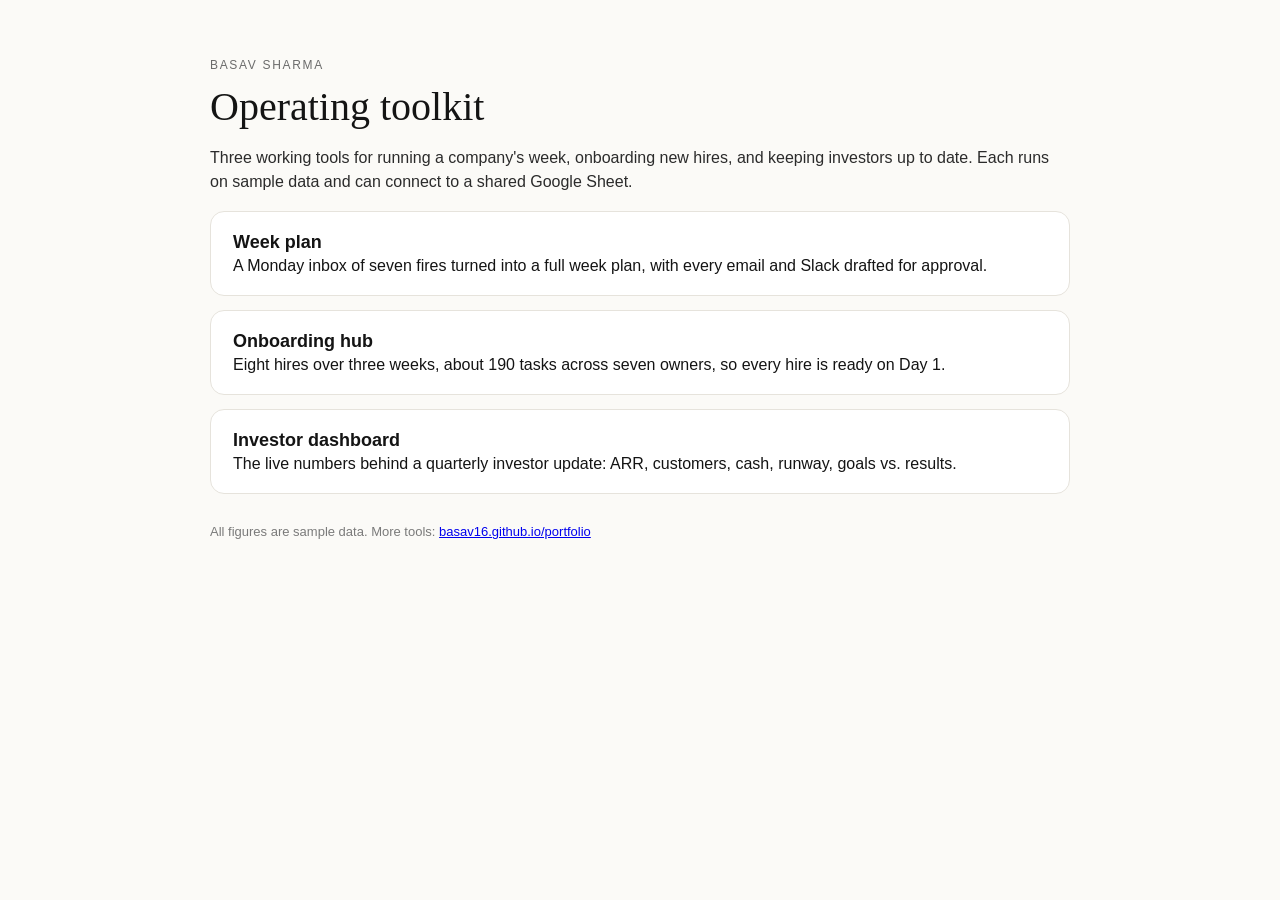
<file: index.html>
<!doctype html>
<html lang="en"><head><meta charset="utf-8"><meta name="viewport" content="width=device-width, initial-scale=1">
<title>Operating Toolkit · Basav Sharma</title>
<style>
body{margin:0;background:#fbfaf7;color:#141414;font-family:"Segoe UI",Helvetica,Arial,sans-serif}
main{max-width:860px;margin:0 auto;padding:56px 20px}
.k{font-size:12px;letter-spacing:.14em;text-transform:uppercase;color:#6b6b6b;margin:0 0 8px}
h1{font-family:Georgia,serif;font-weight:400;font-size:40px;margin:0 0 12px}
p{line-height:1.55;color:#2b2b2b}
a.card{display:block;background:#fff;border:1px solid #e6e3dc;border-radius:14px;padding:20px 22px;margin:14px 0;color:inherit;text-decoration:none}
a.card:hover{border-color:#0d7a52}
a.card b{font-size:18px;display:block;margin-bottom:4px}
.note{font-size:13px;color:#7a7a7a;margin-top:28px}
</style></head><body><main>
<p class="k">Basav Sharma</p>
<h1>Operating toolkit</h1>
<p>Three working tools for running a company's week, onboarding new hires, and keeping investors up to date. Each runs on sample data and can connect to a shared Google Sheet.</p>
<a class="card" href="week-calendar/"><b>Week plan</b>A Monday inbox of seven fires turned into a full week plan, with every email and Slack drafted for approval.</a>
<a class="card" href="onboarding-hub/"><b>Onboarding hub</b>Eight hires over three weeks, about 190 tasks across seven owners, so every hire is ready on Day 1.</a>
<a class="card" href="investor-dashboard/"><b>Investor dashboard</b>The live numbers behind a quarterly investor update: ARR, customers, cash, runway, goals vs. results.</a>
<p class="note">All figures are sample data. More tools: <a href="https://basav16.github.io/portfolio/">basav16.github.io/portfolio</a></p>
</main></body></html>
</file>
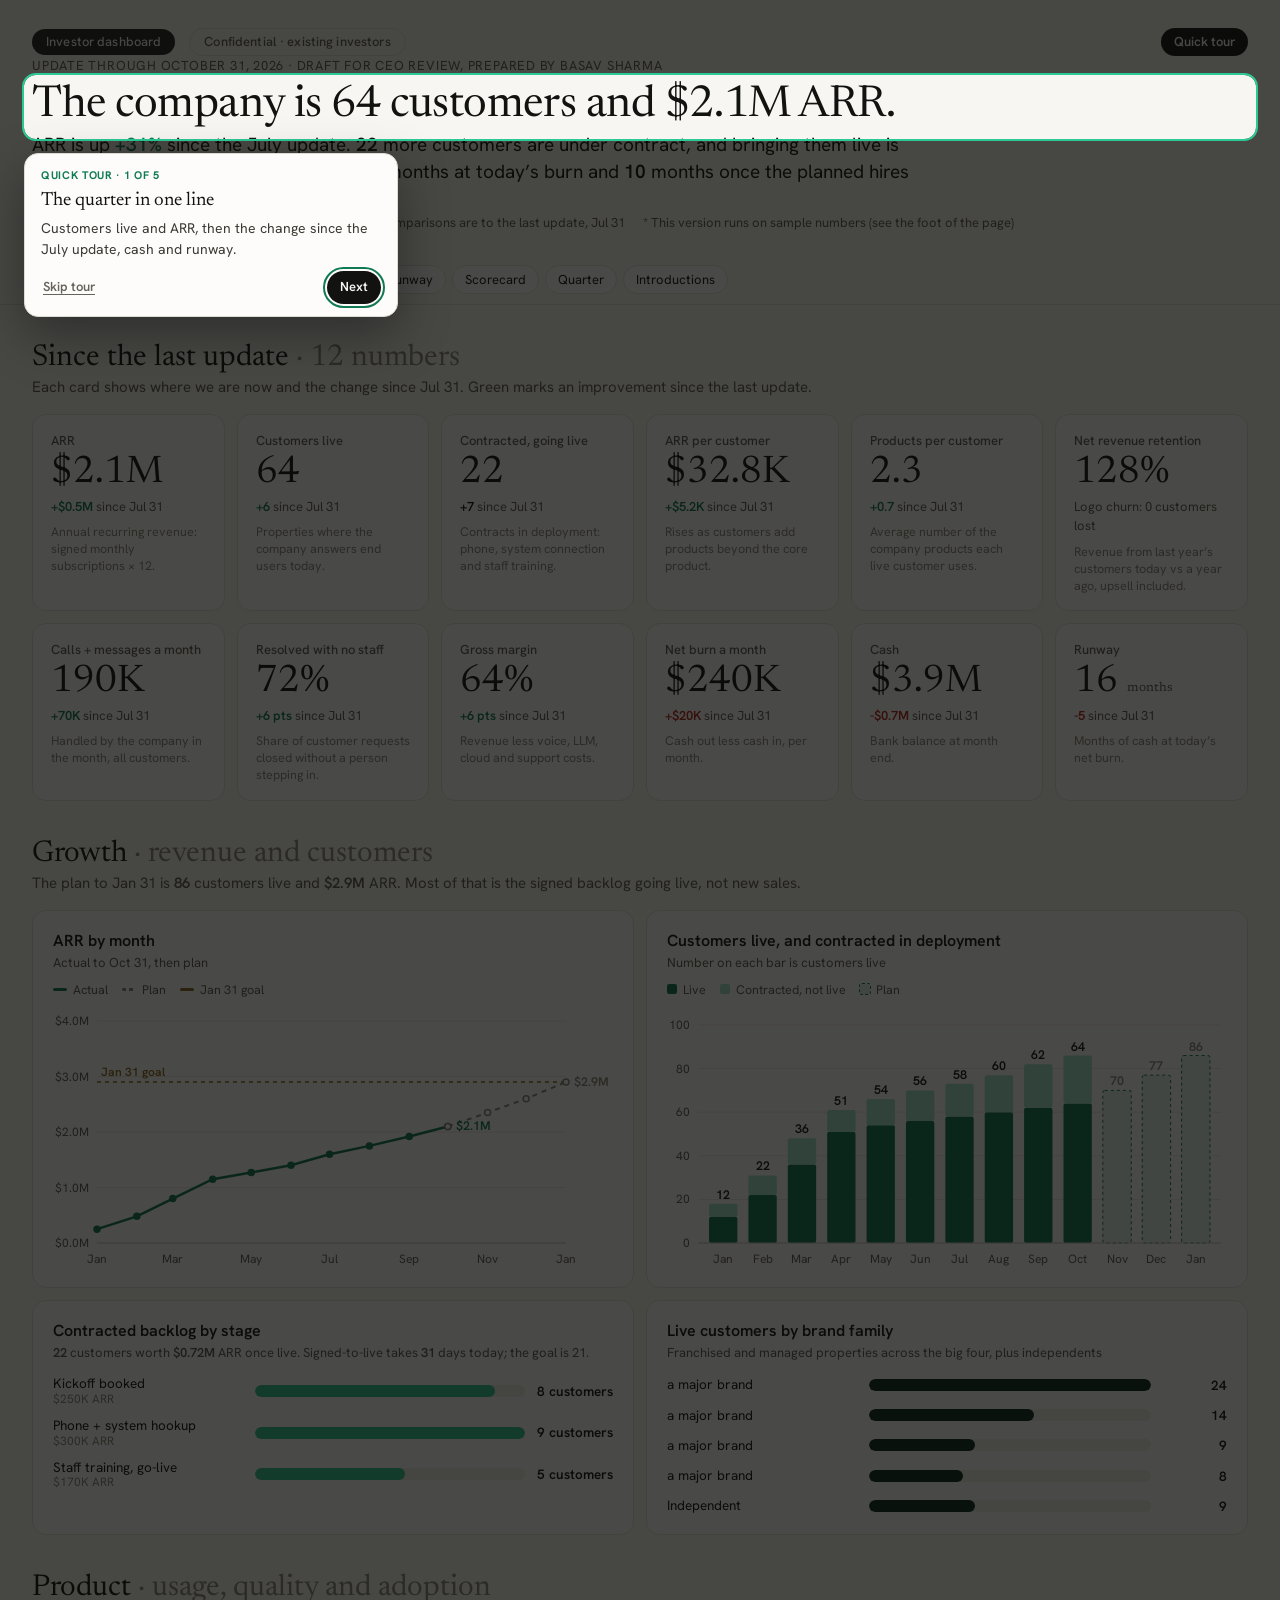
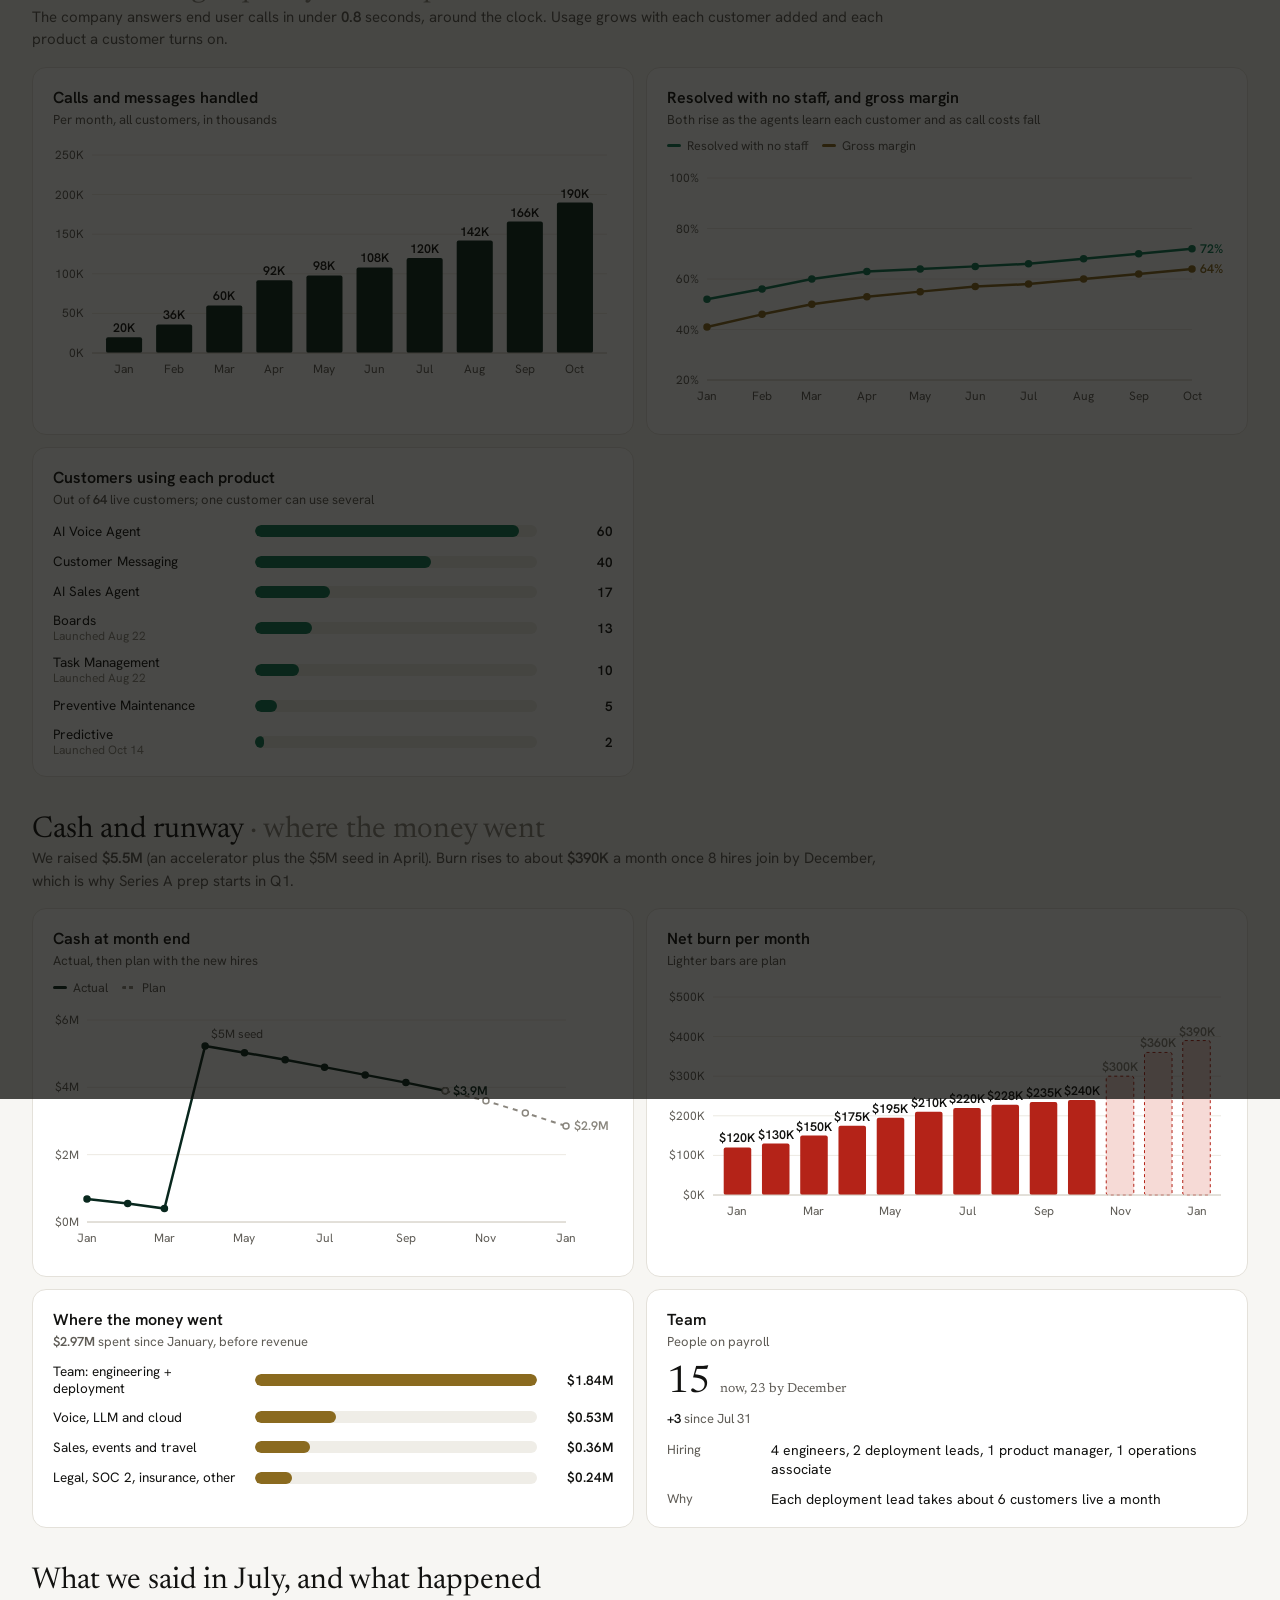
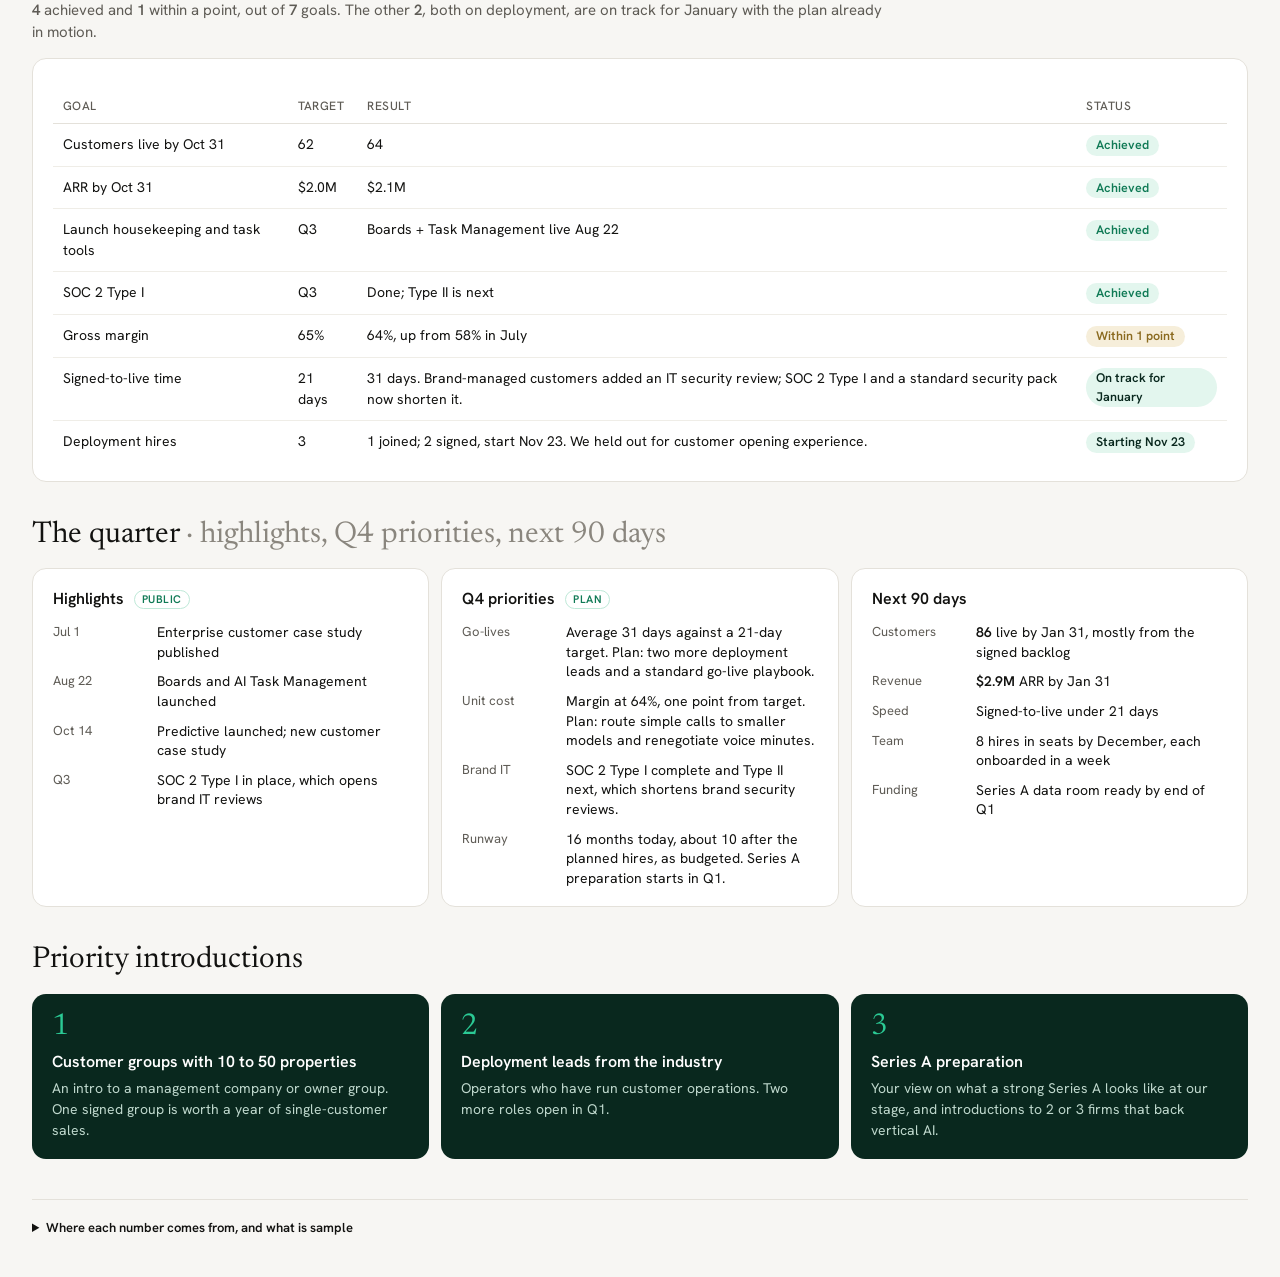
<file: investor-dashboard/index.html>
<!doctype html>
<html lang="en"><head><meta charset="utf-8"><meta name="viewport" content="width=device-width,initial-scale=1">
<title>Investor Dashboard</title>
<link rel="stylesheet" href="fonts.css">
<link rel="stylesheet" href="ld.css">
<style>body{margin:0;background:#F7F6F3}
.ld-tourbtn{all:unset;cursor:pointer;margin-left:auto;display:inline-flex;align-items:center;border-radius:999px;padding:6px 13px;font:600 13px/1.2 'AppSans',system-ui,sans-serif;background:#121210;color:#F7F6F3}
.ld-tourbtn:focus-visible{outline:2px solid #0F7A55;outline-offset:2px}
.kt-block{position:fixed;inset:0;z-index:58;background:transparent}
.kt-spot{position:fixed;z-index:59;border-radius:12px;pointer-events:none;box-shadow:0 0 0 200vmax rgba(10,10,8,.74);outline:2px solid #2BCA95;outline-offset:0;transition:left .25s ease,top .25s ease,width .25s ease,height .25s ease}
.tour{position:fixed;z-index:60;width:min(340px,calc(100vw - 24px));background:#FDFCFA;color:#121210;border:1px solid #DEDBD4;border-radius:14px;padding:14px 16px 12px;box-shadow:0 18px 50px rgba(0,0,0,.35);font:14px/1.45 'AppSans',system-ui,sans-serif;color-scheme:light}
.tour .tn{display:block;font-size:11px;letter-spacing:.06em;text-transform:uppercase;color:#0F7A55;font-weight:700}
.tour .tt{display:block;font-family:'AppSerif',Georgia,serif;font-size:19px;font-weight:500;line-height:1.2;margin-top:6px}
.tour p{margin:6px 0 12px;color:#3D3A35}
.tour .tb{display:flex;gap:6px;align-items:center}
.tour .sp{flex:1}
.tour button{all:unset;cursor:pointer;font-weight:600;font-size:13px;padding:7px 13px;border-radius:999px;font-family:'AppSans',system-ui,sans-serif}
.tour button:focus-visible{outline:2px solid #0F7A55;outline-offset:2px}
.tour .go{background:#121210;color:#F7F6F3}
.tour .back{background:#EDEBE6;color:#121210}
.tour .skip{color:#67635C;padding-left:2px;text-decoration:underline;text-underline-offset:3px}
@media (prefers-reduced-motion: reduce){.kt-spot{transition:none}}
</style>
</head><body>
<div class="ld" lang="en" data-read>
<div class="ld-wrap">
<header id="top">
  <div class="ld-brand"><span class="ld-pill">Investor dashboard</span><span class="ld-pill soft">Confidential · existing investors</span></div>
  <p class="ld-eyebrow">Update through <span data-draw="asof" data-source="snapshot" data-field="as_of" data-row="0">—</span> · Draft for CEO review, prepared by Basav Sharma</p>
  <h1 class="ld-h1">The company is <span data-draw="kv" data-k="customers" data-source="kpi" data-field="now" data-where="id=customers">—</span> customers and <span data-draw="kv" data-k="arr" data-source="kpi" data-field="now" data-where="id=arr">—</span> ARR.</h1>
  <p class="ld-take">ARR is <span data-draw="dir" data-k="arr">—</span> <b data-draw="kv" data-k="arr" data-source="kpi" data-field="change_pct" data-where="id=arr">—</b> since the <span data-draw="lastmon" data-source="snapshot" data-field="last_update" data-row="0">—</span> update. <b data-draw="kv" data-k="signed" data-source="kpi" data-field="now" data-where="id=signed">—</b> more customers are under contract, and bringing them live is the Q4 priority. Cash of <b data-draw="kv" data-k="cash" data-source="kpi" data-field="now" data-where="id=cash">—</b> covers <b data-draw="kv" data-k="runway" data-source="kpi" data-field="now" data-where="id=runway">—</b> months at today’s burn and <b data-draw="kv" data-k="runway_hires" data-source="kpi" data-field="now" data-where="id=runway_hires">—</b> months once the planned hires join.</p>
  <p class="ld-status"><span><span class="ld-dot"></span>Refreshes from the source systems each time it opens</span><span>Comparisons are to the last update, <span data-draw="lastupd" data-source="snapshot" data-field="last_update" data-row="0">—</span></span><span>* This version runs on sample numbers (see the foot of the page)</span></p>
</header>
<nav class="ld-nav" aria-label="Sections"><a href="#since">Since last update</a><a href="#growth">Growth</a><a href="#product">Product</a><a href="#money">Cash and runway</a><a href="#scorecard">Scorecard</a><a href="#quarter">Quarter</a><a href="#asks">Introductions</a></nav>

<section class="ld-sec" id="since">
  <h2 class="ld-h2">Since the last update <span class="soft">· 12 numbers</span></h2>
  <p class="ld-lede">Each card shows where we are now and the change since <span data-draw="lastupd" data-source="snapshot" data-field="last_update" data-row="0">—</span>. Green marks an improvement since the last update.</p>
  <div class="ld-tiles">
<div class="ld-tile" id="t-arr"><p class="ld-tl">ARR</p><p class="ld-tv"><span data-draw="kv" data-k="arr" data-source="kpi" data-field="now" data-where="id=arr">—</span></p><p class="ld-td"><span class="chg" data-draw="kv" data-k="arr" data-source="kpi" data-field="change" data-where="id=arr">—</span> since <span data-draw="lastupd" data-source="snapshot" data-field="last_update" data-row="0">—</span></p><p class="ld-tx">Annual recurring revenue: signed monthly subscriptions × 12.</p></div>
<div class="ld-tile" id="t-customers"><p class="ld-tl">Customers live</p><p class="ld-tv"><span data-draw="kv" data-k="customers" data-source="kpi" data-field="now" data-where="id=customers">—</span></p><p class="ld-td"><span class="chg" data-draw="kv" data-k="customers" data-source="kpi" data-field="change" data-where="id=customers">—</span> since <span data-draw="lastupd" data-source="snapshot" data-field="last_update" data-row="0">—</span></p><p class="ld-tx">Properties where the company answers end users today.</p></div>
<div class="ld-tile" id="t-signed"><p class="ld-tl">Contracted, going live</p><p class="ld-tv"><span data-draw="kv" data-k="signed" data-source="kpi" data-field="now" data-where="id=signed">—</span></p><p class="ld-td"><span class="chg" data-draw="kv" data-k="signed" data-source="kpi" data-field="change" data-where="id=signed">—</span> since <span data-draw="lastupd" data-source="snapshot" data-field="last_update" data-row="0">—</span></p><p class="ld-tx">Contracts in deployment: phone, system connection and staff training.</p></div>
<div class="ld-tile" id="t-arr_per_customer"><p class="ld-tl">ARR per customer</p><p class="ld-tv"><span data-draw="kv" data-k="arr_per_customer" data-source="kpi" data-field="now" data-where="id=arr_per_customer">—</span></p><p class="ld-td"><span class="chg" data-draw="kv" data-k="arr_per_customer" data-source="kpi" data-field="change" data-where="id=arr_per_customer">—</span> since <span data-draw="lastupd" data-source="snapshot" data-field="last_update" data-row="0">—</span></p><p class="ld-tx">Rises as customers add products beyond the core product.</p></div>
<div class="ld-tile" id="t-products"><p class="ld-tl">Products per customer</p><p class="ld-tv"><span data-draw="kv" data-k="products" data-source="kpi" data-field="now" data-where="id=products">—</span></p><p class="ld-td"><span class="chg" data-draw="kv" data-k="products" data-source="kpi" data-field="change" data-where="id=products">—</span> since <span data-draw="lastupd" data-source="snapshot" data-field="last_update" data-row="0">—</span></p><p class="ld-tx">Average number of the company products each live customer uses.</p></div>
<div class="ld-tile" id="t-nrr"><p class="ld-tl">Net revenue retention</p><p class="ld-tv"><span data-draw="kv" data-k="nrr" data-source="kpi" data-field="now" data-where="id=nrr">—</span></p><p class="ld-td">Logo churn: <span data-draw="kv" data-k="churn" data-source="kpi" data-field="now" data-where="id=churn">—</span> customers lost</p><p class="ld-tx">Revenue from last year’s customers today vs a year ago, upsell included.</p></div>
<div class="ld-tile" id="t-interactions"><p class="ld-tl">Calls + messages a month</p><p class="ld-tv"><span data-draw="kv" data-k="interactions" data-source="kpi" data-field="now" data-where="id=interactions">—</span></p><p class="ld-td"><span class="chg" data-draw="kv" data-k="interactions" data-source="kpi" data-field="change" data-where="id=interactions">—</span> since <span data-draw="lastupd" data-source="snapshot" data-field="last_update" data-row="0">—</span></p><p class="ld-tx">Handled by the company in the month, all customers.</p></div>
<div class="ld-tile" id="t-resolved"><p class="ld-tl">Resolved with no staff</p><p class="ld-tv"><span data-draw="kv" data-k="resolved" data-source="kpi" data-field="now" data-where="id=resolved">—</span></p><p class="ld-td"><span class="chg" data-draw="kv" data-k="resolved" data-source="kpi" data-field="change" data-where="id=resolved">—</span> since <span data-draw="lastupd" data-source="snapshot" data-field="last_update" data-row="0">—</span></p><p class="ld-tx">Share of customer requests closed without a person stepping in.</p></div>
<div class="ld-tile" id="t-margin"><p class="ld-tl">Gross margin</p><p class="ld-tv"><span data-draw="kv" data-k="margin" data-source="kpi" data-field="now" data-where="id=margin">—</span></p><p class="ld-td"><span class="chg" data-draw="kv" data-k="margin" data-source="kpi" data-field="change" data-where="id=margin">—</span> since <span data-draw="lastupd" data-source="snapshot" data-field="last_update" data-row="0">—</span></p><p class="ld-tx">Revenue less voice, LLM, cloud and support costs.</p></div>
<div class="ld-tile" id="t-burn"><p class="ld-tl">Net burn a month</p><p class="ld-tv"><span data-draw="kv" data-k="burn" data-source="kpi" data-field="now" data-where="id=burn">—</span></p><p class="ld-td"><span class="chg" data-draw="kv" data-k="burn" data-source="kpi" data-field="change" data-where="id=burn">—</span> since <span data-draw="lastupd" data-source="snapshot" data-field="last_update" data-row="0">—</span></p><p class="ld-tx">Cash out less cash in, per month.</p></div>
<div class="ld-tile" id="t-cash"><p class="ld-tl">Cash</p><p class="ld-tv"><span data-draw="kv" data-k="cash" data-source="kpi" data-field="now" data-where="id=cash">—</span></p><p class="ld-td"><span class="chg" data-draw="kv" data-k="cash" data-source="kpi" data-field="change" data-where="id=cash">—</span> since <span data-draw="lastupd" data-source="snapshot" data-field="last_update" data-row="0">—</span></p><p class="ld-tx">Bank balance at month end.</p></div>
<div class="ld-tile" id="t-runway"><p class="ld-tl">Runway</p><p class="ld-tv"><span data-draw="kv" data-k="runway" data-source="kpi" data-field="now" data-where="id=runway">—</span> <span class="ld-tl">months</span></p><p class="ld-td"><span class="chg" data-draw="kv" data-k="runway" data-source="kpi" data-field="change" data-where="id=runway">—</span> since <span data-draw="lastupd" data-source="snapshot" data-field="last_update" data-row="0">—</span></p><p class="ld-tx">Months of cash at today’s net burn.</p></div>
  </div>
</section>

<section class="ld-sec" id="growth">
  <h2 class="ld-h2">Growth <span class="soft">· revenue and customers</span></h2>
  <p class="ld-lede">The plan to Jan 31 is <b data-draw="goal-h" data-source="snapshot" data-field="next_goal_customers" data-row="0">—</b> customers live and <b data-draw="goal-arr" data-source="snapshot" data-field="next_goal_arr_m" data-row="0">—</b> ARR. Most of that is the signed backlog going live, not new sales.</p>
  <div class="ld-grid2">
    <div class="ld-card" id="arr-chart"><h3 class="ld-h3">ARR by month</h3><p class="ld-cap">Actual to <span data-draw="asof-s" data-source="snapshot" data-field="as_of" data-row="0">—</span>, then plan</p>
      <div class="ld-key"><span><i class="ld-sw" style="background:#0F7A55"></i>Actual</span><span><i class="ld-sw dash"></i>Plan</span><span><i class="ld-sw" style="background:#8A6A1F"></i>Jan 31 goal</span></div>
      <div class="ld-chart" data-draw="c-arr" data-source="monthly plan snapshot"></div></div>
    <div class="ld-card" id="customers-chart"><h3 class="ld-h3">Customers live, and contracted in deployment</h3><p class="ld-cap">Number on each bar is customers live</p>
      <div class="ld-key"><span><i class="ld-sw box" style="background:#0F7A55"></i>Live</span><span><i class="ld-sw box" style="background:#9FE3C9"></i>Contracted, not live</span><span><i class="ld-sw box" style="background:#E3F1EA;outline:1px dashed #0F7A55"></i>Plan</span></div>
      <div class="ld-chart" data-draw="c-customers" data-source="monthly plan"></div></div>
    <div class="ld-card" id="backlog-card"><h3 class="ld-h3">Contracted backlog by stage</h3><p class="ld-cap"><b data-draw="bl-customers" data-source="backlog_sum" data-field="customers" data-row="0">—</b> customers worth <b data-draw="bl-arr" data-source="backlog_sum" data-field="arr_m" data-row="0">—</b> ARR once live. Signed-to-live takes <b data-draw="kv" data-k="days_live" data-source="kpi" data-field="now" data-where="id=days_live">—</b> days today; the goal is 21.</p>
      <div class="ld-hb" data-draw="h-backlog" data-source="backlog"></div></div>
    <div class="ld-card" id="brands-card"><h3 class="ld-h3">Live customers by brand family</h3><p class="ld-cap">Franchised and managed properties across the big four, plus independents</p>
      <div class="ld-hb" data-draw="h-brands" data-source="brands"></div></div>
  </div>
</section>

<section class="ld-sec" id="product">
  <h2 class="ld-h2">Product <span class="soft">· usage, quality and adoption</span></h2>
  <p class="ld-lede">The company answers end user calls in under <b data-draw="answer" data-source="snapshot" data-field="answer_sec" data-row="0">—</b> seconds, around the clock. Usage grows with each customer added and each product a customer turns on.</p>
  <div class="ld-grid2">
    <div class="ld-card" id="inter-chart"><h3 class="ld-h3">Calls and messages handled</h3><p class="ld-cap">Per month, all customers, in thousands</p>
      <div class="ld-chart" data-draw="c-inter" data-source="monthly"></div></div>
    <div class="ld-card" id="quality-chart"><h3 class="ld-h3">Resolved with no staff, and gross margin</h3><p class="ld-cap">Both rise as the agents learn each customer and as call costs fall</p>
      <div class="ld-key"><span><i class="ld-sw" style="background:#0F7A55"></i>Resolved with no staff</span><span><i class="ld-sw" style="background:#8A6A1F"></i>Gross margin</span></div>
      <div class="ld-chart" data-draw="c-quality" data-source="monthly"></div></div>
    <div class="ld-card" id="products-card"><h3 class="ld-h3">Customers using each product</h3><p class="ld-cap">Out of <b data-draw="kv" data-k="customers" data-source="kpi" data-field="now" data-where="id=customers">—</b> live customers; one customer can use several</p>
      <div class="ld-hb" data-draw="h-products" data-source="products kpi"></div></div>
  </div>
</section>

<section class="ld-sec" id="money">
  <h2 class="ld-h2">Cash and runway <span class="soft">· where the money went</span></h2>
  <p class="ld-lede">We raised <b data-draw="raised" data-source="snapshot" data-field="raised_m" data-row="0">—</b> (an accelerator plus the $5M seed in April). Burn rises to about <b data-draw="burnhire" data-source="snapshot" data-field="burn_after_hires_k" data-row="0">—</b> a month once 8 hires join by December, which is why Series A prep starts in Q1.</p>
  <div class="ld-grid2">
    <div class="ld-card" id="cash-chart"><h3 class="ld-h3">Cash at month end</h3><p class="ld-cap">Actual, then plan with the new hires</p>
      <div class="ld-key"><span><i class="ld-sw" style="background:#09281E"></i>Actual</span><span><i class="ld-sw dash"></i>Plan</span></div>
      <div class="ld-chart" data-draw="c-cash" data-source="monthly plan"></div></div>
    <div class="ld-card" id="burn-chart"><h3 class="ld-h3">Net burn per month</h3><p class="ld-cap">Lighter bars are plan</p>
      <div class="ld-chart" data-draw="c-burn" data-source="monthly plan"></div></div>
    <div class="ld-card" id="funds-card"><h3 class="ld-h3">Where the money went</h3><p class="ld-cap"><b data-draw="fu-spent" data-source="funds_sum" data-field="spent_m" data-row="0">—</b> spent since January, before revenue</p>
      <div class="ld-hb" data-draw="h-funds" data-source="funds"></div></div>
    <div class="ld-card" id="team-card"><h3 class="ld-h3">Team</h3><p class="ld-cap">People on payroll</p>
      <p class="ld-tv" style="margin-top:12px"><span data-draw="kv" data-k="headcount" data-source="kpi" data-field="now" data-where="id=headcount">—</span> <span class="ld-tl">now, 23 by December</span></p>
      <p class="ld-td" style="margin-top:4px"><span class="chg" data-draw="kv" data-k="headcount" data-source="kpi" data-field="change" data-where="id=headcount">—</span> since <span data-draw="lastupd" data-source="snapshot" data-field="last_update" data-row="0">—</span></p>
      <ul class="ld-list"><li><span class="d">Hiring</span><span>4 engineers, 2 deployment leads, 1 product manager, 1 operations associate</span></li><li><span class="d">Why</span><span>Each deployment lead takes about 6 customers live a month</span></li></ul></div>
  </div>
</section>

<section class="ld-sec" id="scorecard">
  <h2 class="ld-h2">What we said in <span data-draw="lastmon" data-source="snapshot" data-field="last_update" data-row="0">—</span>, and what happened</h2>
  <p class="ld-lede"><b data-draw="sc-hit" data-source="score_sum" data-field="hit" data-row="0">—</b> achieved and <b data-draw="sc-close" data-source="score_sum" data-field="close" data-row="0">—</b> within a point, out of <b data-draw="sc-total" data-source="score_sum" data-field="total" data-row="0">—</b> goals. The other <b data-draw="sc-missed" data-source="score_sum" data-field="missed" data-row="0">—</b>, both on deployment, are on track for January with the plan already in motion.</p>
  <div class="ld-card" style="margin-top:14px"><div class="ld-tablewrap">
    <table class="ld-table" data-source="scorecard" data-row-key="goal"><thead><tr><th data-field="goal">Goal</th><th data-field="target">Target</th><th data-field="result">Result</th><th data-field="status">Status</th></tr></thead><tbody data-draw="score"></tbody></table>
  </div></div>
</section>

<section class="ld-sec" id="quarter">
  <h2 class="ld-h2">The quarter <span class="soft">· highlights, Q4 priorities, next 90 days</span></h2>
  <div class="ld-grid3">
    <div class="ld-card" id="wins"><h3 class="ld-h3">Highlights <span class="ld-tag">Public</span></h3>
      <ul class="ld-list">
        <li><span class="d">Jul 1</span><span>Enterprise customer case study published</span></li>
        <li><span class="d">Aug 22</span><span>Boards and AI Task Management launched</span></li>
        <li><span class="d">Oct 14</span><span>Predictive launched; new customer case study</span></li>
        <li><span class="d">Q3</span><span>SOC 2 Type I in place, which opens brand IT reviews</span></li>
      </ul></div>
    <div class="ld-card" id="challenges"><h3 class="ld-h3">Q4 priorities <span class="ld-tag">Plan</span></h3>
      <ul class="ld-list">
        <li><span class="d">Go-lives</span><span>Average 31 days against a 21-day target. Plan: two more deployment leads and a standard go-live playbook.</span></li>
        <li><span class="d">Unit cost</span><span>Margin at 64%, one point from target. Plan: route simple calls to smaller models and renegotiate voice minutes.</span></li>
        <li><span class="d">Brand IT</span><span>SOC 2 Type I complete and Type II next, which shortens brand security reviews.</span></li>
        <li><span class="d">Runway</span><span>16 months today, about 10 after the planned hires, as budgeted. Series A preparation starts in Q1.</span></li>
      </ul></div>
    <div class="ld-card" id="next90"><h3 class="ld-h3">Next 90 days</h3>
      <ul class="ld-list">
        <li><span class="d">Customers</span><span><b data-draw="goal-h" data-source="snapshot" data-field="next_goal_customers" data-row="0">—</b> live by Jan 31, mostly from the signed backlog</span></li>
        <li><span class="d">Revenue</span><span><b data-draw="goal-arr" data-source="snapshot" data-field="next_goal_arr_m" data-row="0">—</b> ARR by Jan 31</span></li>
        <li><span class="d">Speed</span><span>Signed-to-live under 21 days</span></li>
        <li><span class="d">Team</span><span>8 hires in seats by December, each onboarded in a week</span></li>
        <li><span class="d">Funding</span><span>Series A data room ready by end of Q1</span></li>
      </ul></div>
  </div>
</section>

<section class="ld-sec" id="asks">
  <h2 class="ld-h2">Priority introductions</h2>
  <div class="ld-asks">
    <div class="ld-ask"><p class="no">1</p><h3>Customer groups with 10 to 50 properties</h3><p>An intro to a management company or owner group. One signed group is worth a year of single-customer sales.</p></div>
    <div class="ld-ask"><p class="no">2</p><h3>Deployment leads from the industry</h3><p>Operators who have run customer operations. Two more roles open in Q1.</p></div>
    <div class="ld-ask"><p class="no">3</p><h3>Series A preparation</h3><p>Your view on what a strong Series A looks like at our stage, and introductions to 2 or 3 firms that back vertical AI.</p></div>
  </div>
</section>

<footer class="ld-foot" id="notes">
  <details><summary>Where each number comes from, and what is sample</summary>
    <p style="margin-top:10px">* the company’s real figures are private, so this version runs on sample numbers. They are built from public facts: the $5M seed announced Apr 28, 2026, 50+ customers across several major brands, the $2M+ ARR in the company’s Operations Lead job post, the product launch dates and the case studies. The rest follows customer-software benchmarks. The CEO replaces them with the real numbers before this is shared.</p>
    <div class="ld-src">
      <div><b>ARR, revenue, NRR, churn</b>Billing system (e.g. Stripe), read on every open</div>
      <div><b>Customers live, signed, backlog</b>CRM deal stages (e.g. HubSpot)</div>
      <div><b>Calls, messages, resolved</b>the company’s own call and message logs</div>
      <div><b>Cash, burn, spend by use</b>Bank and card feeds (e.g. Mercury, Ramp)</div>
      <div><b>Headcount</b>Payroll (e.g. Gusto, Rippling)</div>
      <div><b>Goals, wins, asks</b>Written by the CEO each quarter</div>
    </div>
    <dl>
      <dt>ARR</dt><dd>Monthly subscription revenue at month end × 12. Excludes setup fees.</dd>
      <dt>Customers live</dt><dd>Properties where at least one the company product handles real end users.</dd>
      <dt>Signed, not live</dt><dd>Signed contracts where go-live has not happened yet.</dd>
      <dt>Resolved with no staff</dt><dd>Calls and messages closed by the company with no hand-off to a person.</dd>
      <dt>Net revenue retention</dt><dd>Revenue today from customers live a year ago, divided by their revenue then.</dd>
      <dt>Net burn</dt><dd>Cash out minus cash in for the month.</dd>
      <dt>Runway</dt><dd>Cash divided by net burn, in months.</dd>
    </dl>
  </details>
</footer>
</div>
</div>
<script src="d3.min.js"></script>
<script>window.__DATA={"backlog":[{"stage":"Kickoff booked","customers":8,"arr_k":250},{"stage":"Phone + system hookup","customers":9,"arr_k":300},{"stage":"Staff training, go-live","customers":5,"arr_k":170}],"brands":[{"brand":"a major brand","customers":24},{"brand":"a major brand","customers":14},{"brand":"a major brand","customers":9},{"brand":"a major brand","customers":8},{"brand":"Independent","customers":9}],"funds":[{"use":"Team: engineering + deployment","spent_k":1840},{"use":"Voice, LLM and cloud","spent_k":530},{"use":"Sales, events and travel","spent_k":360},{"use":"Legal, SOC 2, insurance, other","spent_k":240}],"monthly":[{"month":"2026-01","arr_m":0.25,"customers_live":12,"signed_not_live":6,"interactions_k":20,"resolved_pct":52,"gross_margin_pct":41,"net_burn_k":120,"cash_m":0.68,"headcount":4,"products_per_customer":1.2},{"month":"2026-02","arr_m":0.48,"customers_live":22,"signed_not_live":9,"interactions_k":36,"resolved_pct":56,"gross_margin_pct":46,"net_burn_k":130,"cash_m":0.55,"headcount":5,"products_per_customer":1.3},{"month":"2026-03","arr_m":0.8,"customers_live":36,"signed_not_live":12,"interactions_k":60,"resolved_pct":60,"gross_margin_pct":50,"net_burn_k":150,"cash_m":0.4,"headcount":7,"products_per_customer":1.4},{"month":"2026-04","arr_m":1.15,"customers_live":51,"signed_not_live":10,"interactions_k":92,"resolved_pct":63,"gross_margin_pct":53,"net_burn_k":175,"cash_m":5.23,"headcount":9,"products_per_customer":1.5},{"month":"2026-05","arr_m":1.27,"customers_live":54,"signed_not_live":12,"interactions_k":98,"resolved_pct":64,"gross_margin_pct":55,"net_burn_k":195,"cash_m":5.03,"headcount":10,"products_per_customer":1.5},{"month":"2026-06","arr_m":1.4,"customers_live":56,"signed_not_live":14,"interactions_k":108,"resolved_pct":65,"gross_margin_pct":57,"net_burn_k":210,"cash_m":4.82,"headcount":11,"products_per_customer":1.6},{"month":"2026-07","arr_m":1.6,"customers_live":58,"signed_not_live":15,"interactions_k":120,"resolved_pct":66,"gross_margin_pct":58,"net_burn_k":220,"cash_m":4.6,"headcount":12,"products_per_customer":1.6},{"month":"2026-08","arr_m":1.75,"customers_live":60,"signed_not_live":17,"interactions_k":142,"resolved_pct":68,"gross_margin_pct":60,"net_burn_k":228,"cash_m":4.37,"headcount":13,"products_per_customer":1.8},{"month":"2026-09","arr_m":1.92,"customers_live":62,"signed_not_live":20,"interactions_k":166,"resolved_pct":70,"gross_margin_pct":62,"net_burn_k":235,"cash_m":4.14,"headcount":14,"products_per_customer":2.1},{"month":"2026-10","arr_m":2.1,"customers_live":64,"signed_not_live":22,"interactions_k":190,"resolved_pct":72,"gross_margin_pct":64,"net_burn_k":240,"cash_m":3.9,"headcount":15,"products_per_customer":2.3}],"plan":[{"month":"2026-11","arr_m":2.35,"customers_live":70,"net_burn_k":300,"cash_m":3.6,"headcount":18},{"month":"2026-12","arr_m":2.6,"customers_live":77,"net_burn_k":360,"cash_m":3.24,"headcount":23},{"month":"2027-01","arr_m":2.9,"customers_live":86,"net_burn_k":390,"cash_m":2.85,"headcount":23}],"products":[{"product":"AI Voice Agent","customers":60,"launched":"Live"},{"product":"Customer Messaging","customers":40,"launched":"Live"},{"product":"AI Sales Agent","customers":17,"launched":"Live"},{"product":"Boards","customers":13,"launched":"Aug 22"},{"product":"Task Management","customers":10,"launched":"Aug 22"},{"product":"Preventive Maintenance","customers":5,"launched":"Live"},{"product":"Predictive","customers":2,"launched":"Oct 14"}],"scorecard":[{"goal":"Customers live by Oct 31","target":"62","result":"64","status":"Achieved"},{"goal":"ARR by Oct 31","target":"$2.0M","result":"$2.1M","status":"Achieved"},{"goal":"Launch housekeeping and task tools","target":"Q3","result":"Boards + Task Management live Aug 22","status":"Achieved"},{"goal":"SOC 2 Type I","target":"Q3","result":"Done; Type II is next","status":"Achieved"},{"goal":"Gross margin","target":"65%","result":"64%, up from 58% in July","status":"Within 1 point"},{"goal":"Signed-to-live time","target":"21 days","result":"31 days. Brand-managed customers added an IT security review; SOC 2 Type I and a standard security pack now shorten it.","status":"On track for January"},{"goal":"Deployment hires","target":"3","result":"1 joined; 2 signed, start Nov 23. We held out for customer opening experience.","status":"Starting Nov 23"}],"snapshot":[{"as_of":"2026-10-31","last_update":"2026-07-31","nrr_pct":128,"logo_churn":0,"days_to_live":31,"answer_sec":0.8,"raised_m":5.5,"next_goal_customers":86,"next_goal_arr_m":2.9,"burn_after_hires_k":390}]};</script>
<script>
window.__DATA = window.__DATA || {};
window.dash = (function(){
  const calcs = {}, draws = {}, order = [];
  const val = {};
  const api = {
    data(id){ if (id in window.__DATA) { const d = window.__DATA[id]; return {status:'ok', data:d, columns: d.length?Object.keys(d[0]):[], meta:null}; }
      if (id in calcs) { if (!(id in val)) { const c = calcs[id]; val[id] = c.fn(...c.inputs.map(i => api.data(i).data)); } return {status:'ok', data: val[id]}; }
      return {status:'missing', data:[]}; },
    calc(id, c){ calcs[id] = c; },
    loader(){},
    draw(name, fn){ draws[name] = fn; order.push(name); },
    onData(fn){ fn(); },
    setLink(){}, params(){return {};}, setParams(){}, resetParams(){}, refresh(){}, colors:['#0F7A55','#2BCA95']
  };
  api.__run = function(){ order.forEach(n => document.querySelectorAll('[data-draw="'+n+'"]').forEach(el => { try { draws[n](el); } catch(e){ console.error('draw '+n+': '+e.message); } })); };
  return api;
})();

</script>
<script src="charts.js"></script>
<script src="app.js"></script>
<script>
const esc = s => String(s == null ? "" : s).replace(/[&<>"]/g, c => ({"&": "&amp;", "<": "&lt;", ">": "&gt;", "\"": "&quot;"})[c]);
let KT = null;
function kTour(steps, key) { kTourEnd(); KT = { steps, key, i: -1, from: document.activeElement }; kTourGo(0); }
function kTourSeen(key) { try { return !!sessionStorage.getItem(key); } catch (e) { return false; } }
function kTourEnd() {
  if (!KT) return;
  try { sessionStorage.setItem(KT.key, "1"); } catch (e) {}
  document.querySelectorAll(".kt-spot,.kt-block,.tour").forEach(x => x.remove());
  document.querySelectorAll(".tour-on").forEach(x => x.classList.remove("tour-on"));
  const from = KT.from; KT = null;
  if (from && from.focus && document.body.contains(from)) from.focus({ preventScroll: true });
}
function kTourGo(i) {
  if (!KT) return;
  const n = KT.steps.length;
  if (i >= n) { kTourEnd(); return; }
  const st = KT.steps[i], el = st.el();
  if (!el) { if (i + 1 < n) kTourGo(i + 1); else kTourEnd(); return; }
  KT.i = i;
  document.querySelectorAll(".tour-on").forEach(x => x.classList.remove("tour-on"));
  el.classList.add("tour-on");
  el.scrollIntoView({ block: "center", inline: "nearest" });
  const mk = (cls, tag) => { let x = document.querySelector("." + cls); if (!x) { x = document.createElement(tag || "div"); x.className = cls; document.body.appendChild(x); } return x; };
  const blk = mk("kt-block"), spot = mk("kt-spot"), c = mk("tour");
  blk.setAttribute("aria-hidden", "true"); spot.setAttribute("aria-hidden", "true");
  c.setAttribute("role", "dialog"); c.setAttribute("aria-label", "Quick tour"); c.setAttribute("aria-live", "polite");
  const txt = typeof st.text === "function" ? st.text() : st.text;
  c.innerHTML = `<span class="tn">Quick tour · ${i + 1} of ${n}</span>${st.title ? `<b class="tt">${esc(st.title)}</b>` : ""}<p>${esc(txt)}</p>` +
    `<div class="tb"><button class="skip">Skip tour</button><span class="sp"></span>${i ? `<button class="back">Back</button>` : ""}<button class="go">${i === n - 1 ? "Done" : "Next"}</button></div>`;
  c.querySelector(".skip").onclick = kTourEnd;
  c.querySelector(".go").onclick = () => kTourGo(i + 1);
  const bk = c.querySelector(".back"); if (bk) bk.onclick = () => kTourGo(i - 1);
  kTourPlace();
  c.querySelector(".go").focus({ preventScroll: true });
}
function kTourPlace() {
  if (!KT) return;
  const el = document.querySelector(".tour-on"), spot = document.querySelector(".kt-spot"), c = document.querySelector(".tour");
  if (!el || !spot || !c) return;
  const r = el.getBoundingClientRect(), vw = document.documentElement.clientWidth, vh = innerHeight, pad = 8, gap = 14, m = 12;
  const L = Math.max(4, r.left - pad), T = Math.max(4, r.top - pad), R = Math.min(vw - 4, r.right + pad), B = Math.min(vh - 4, r.bottom + pad);
  Object.assign(spot.style, { left: L + "px", top: T + "px", width: Math.max(0, R - L) + "px", height: Math.max(0, B - T) + "px" });
  const w = c.offsetWidth, h = c.offsetHeight;
  let x = Math.max(m, Math.min(vw - w - m, L)), y;
  if (B + gap + h <= vh - m) y = B + gap;
  else if (T - gap - h >= m) y = T - gap - h;
  else if (R + gap + w <= vw - m) { x = R + gap; y = Math.max(m, Math.min(vh - h - m, T)); }
  else if (L - gap - w >= m) { x = L - gap - w; y = Math.max(m, Math.min(vh - h - m, T)); }
  else y = vh - h - m;
  Object.assign(c.style, { left: x + "px", top: y + "px" });
}
addEventListener("resize", kTourPlace);
addEventListener("scroll", kTourPlace, true);
document.addEventListener("keydown", e => {
  if (!KT) return;
  if (e.key === "Escape") kTourEnd();
  else if (e.key === "Tab") { const b = [...document.querySelectorAll(".tour button")]; const k = b.indexOf(document.activeElement); e.preventDefault(); (b[(k + (e.shiftKey ? b.length - 1 : 1)) % b.length] || b[0]).focus(); }
});

const TOUR_KEY = "app-tour-dash";
const TOUR = [
 {el: () => document.querySelector("#top .ld-h1"), title: "The quarter in one line", text: "Customers live and ARR, then the change since the July update, cash and runway."},
 {el: () => document.getElementById("since"), title: "Twelve numbers", text: "Each card shows where we are now and the change since the last update. Hover a card for the definition."},
 {el: () => document.getElementById("growth"), title: "Growth against plan", text: "ARR and customers by month, with the plan to January. Hover any bar for the exact figure."},
 {el: () => document.getElementById("scorecard"), title: "July commitments and results", text: "Every goal from the last update, with its result and status."},
 {el: () => document.getElementById("asks"), title: "Priority introductions", text: "The three introductions that speed up the plan this quarter."}];
const tb = document.createElement("button"); tb.className = "ld-tourbtn"; tb.type = "button"; tb.textContent = "Quick tour";
tb.onclick = () => kTour(TOUR, TOUR_KEY);
const brand = document.querySelector(".ld-brand"); if (brand) brand.appendChild(tb);
if (!kTourSeen(TOUR_KEY)) setTimeout(() => { if (!KT) kTour(TOUR, TOUR_KEY); }, 900);

document.fonts.ready.then(() => { dash.__run(); window.__done = true; });
</script>
</body></html>
</file>
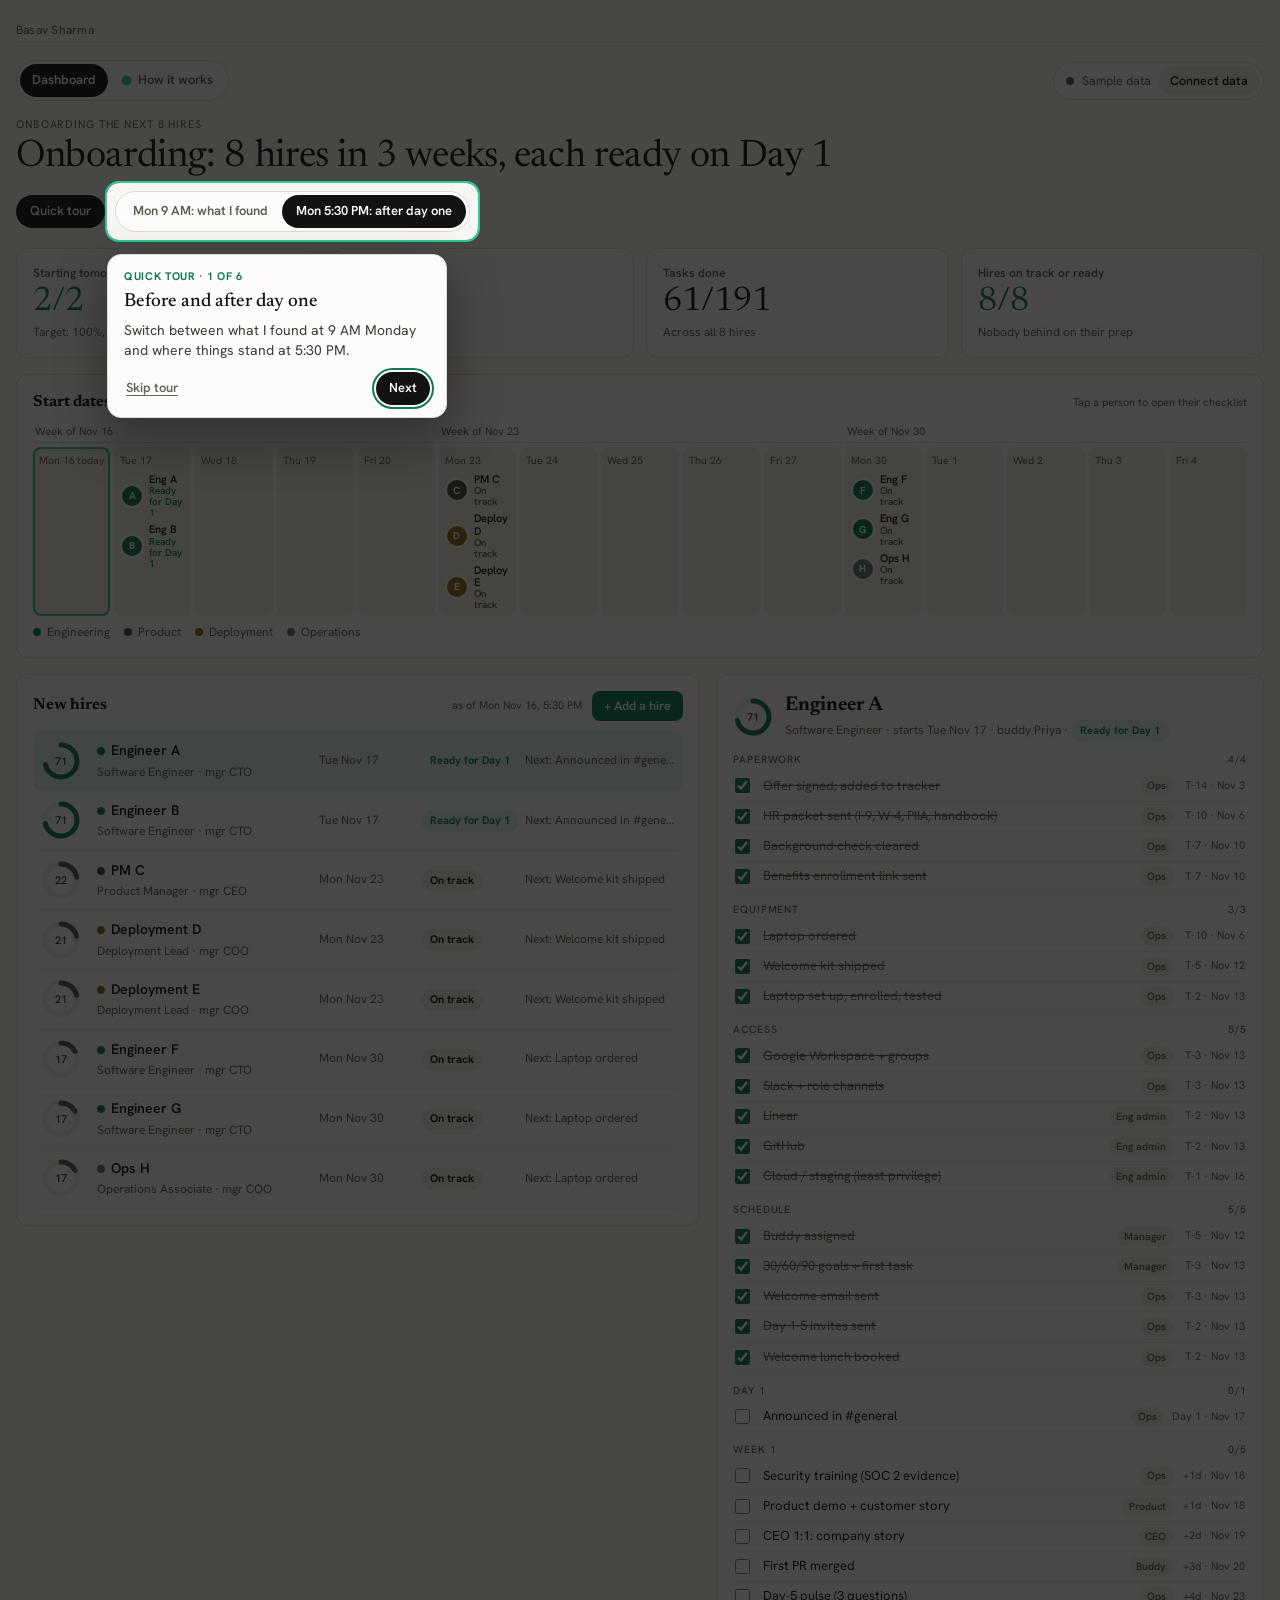
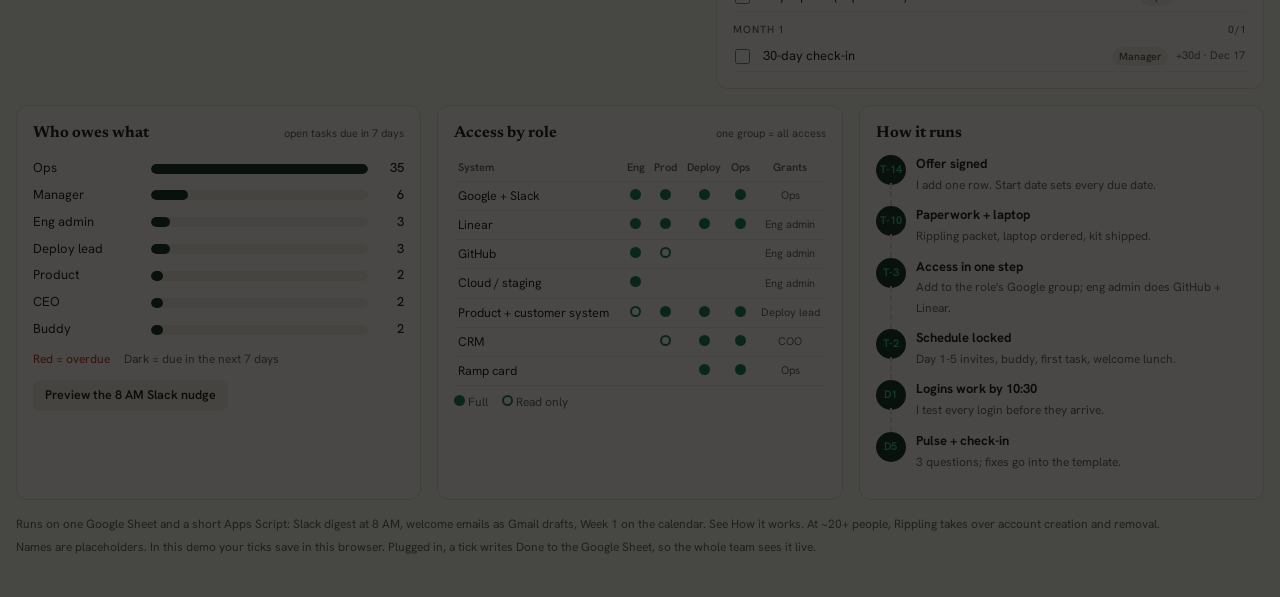
<file: onboarding-hub/index.html>
<!doctype html>
<html lang="en"><head><meta charset="utf-8"><meta name="viewport" content="width=device-width,initial-scale=1,viewport-fit=cover">
<title>Onboarding Hub</title>
<meta name="claude:viewport-fit-sides" content="cover">
<link rel="preconnect" href="https://fonts.googleapis.com">
<link rel="stylesheet" href="https://fonts.googleapis.com/css2?family=Hanken+Grotesk:wght@400;500;600;700&family=Newsreader:opsz,wght@6..72,400;6..72,500;6..72,600&display=swap">
<style>
body{margin:0}
/* Layout: header + before/after switch, KPI row, 3-week start strip, hires list beside a checklist panel, then owners / access / flow */
:root{
  --bg:#F7F6F3; --surface:#FDFCFA; --ink:#121210; --muted:#5E5A53; --line:#DEDBD4; --grid:#EDEBE6;
  --good:#0F7A55; --good-f:#E3F1EA; --warn:#8A6A1F; --warn-f:#F1EAD8; --bad:#B42318; --bad-f:#F6E3E0;
  --accent:#0F7A55; --accent-f:#E3F1EA; --accent-t:#FFFFFF; --mint:#2BCA95; --forest:#09281E;
  --eng:#0F7A55; --prod:#4A4740; --dep:#8A6A1F; --ops:#557A6E;
  --font-d:"Newsreader", Georgia, "Times New Roman", serif; --font-b:"Hanken Grotesk", "Segoe UI", system-ui, sans-serif; --font-m:"Hanken Grotesk", "Segoe UI", system-ui, sans-serif;
}
@media (prefers-color-scheme: dark){:root:not([data-theme="light"]){
  --bg:#0C0D0B; --surface:#161714; --ink:#F2F0EB; --muted:#A19D95; --line:#2C2B28; --grid:#1E1F1C;
  --good:#2BCA95; --good-f:#09281E; --warn:#CDB57A; --warn-f:#2E2614; --bad:#F49B8F; --bad-f:#3A2220; --accent:#2BCA95; --accent-f:#09281E; --accent-t:#09281E; --mint:#2BCA95; --forest:#09281E;
  --eng:#2BCA95; --prod:#C9C5BC; --dep:#CDB57A; --ops:#8FB8A9; color-scheme:dark}}
:root[data-theme="dark"]{
  --bg:#0C0D0B; --surface:#161714; --ink:#F2F0EB; --muted:#A19D95; --line:#2C2B28; --grid:#1E1F1C;
  --good:#2BCA95; --good-f:#09281E; --warn:#CDB57A; --warn-f:#2E2614; --bad:#F49B8F; --bad-f:#3A2220; --accent:#2BCA95; --accent-f:#09281E; --accent-t:#09281E; --mint:#2BCA95; --forest:#09281E;
  --eng:#2BCA95; --prod:#C9C5BC; --dep:#CDB57A; --ops:#8FB8A9; color-scheme:dark}
*{box-sizing:border-box}
[hidden]{display:none!important}
body{background:var(--bg);color:var(--ink);font-family:var(--font-b);font-size:14px;line-height:1.45;font-variant-numeric:tabular-nums}
.wrap{max-width:1400px;margin:0 auto;padding-block:20px 40px;padding-left:max(16px,env(safe-area-inset-left,0px));padding-right:max(16px,env(safe-area-inset-right,0px));display:flex;flex-direction:column;gap:16px}
header{display:flex;flex-wrap:wrap;gap:12px 32px;align-items:flex-end;justify-content:space-between}
.eyebrow{font-family:var(--font-m);font-size:11px;letter-spacing:.08em;text-transform:uppercase;color:var(--muted)}
h1{font-family:var(--font-d);font-size:clamp(26px,3.2vw,38px);line-height:1.1;margin:4px 0 0;text-wrap:balance;font-weight:400;letter-spacing:-.01em}
.seg{display:inline-flex;background:var(--surface);border:1px solid var(--line);border-radius:999px;padding:3px}
.seg button{all:unset;cursor:pointer;padding:7px 14px;border-radius:999px;font-size:13px;font-weight:600;color:var(--muted)}
.seg button[aria-pressed="true"]{background:var(--ink);color:var(--surface)}
.seg button:focus-visible{outline:2px solid var(--accent);outline-offset:2px}
.card{background:var(--surface);border:1px solid var(--line);border-radius:12px;padding:16px;min-width:0}
.card h2{font-family:var(--font-d);font-size:16px;margin:0 0 10px;display:flex;justify-content:space-between;align-items:baseline;gap:8px}
.card h2 small{font-family:var(--font-m);font-size:11px;color:var(--muted);font-weight:400}
.kpis{display:grid;grid-template-columns:repeat(4,minmax(0,1fr));gap:12px}
@media (max-width:820px){.kpis{grid-template-columns:repeat(2,minmax(0,1fr))}}
.kpi{display:flex;flex-direction:column;gap:2px}
.kpi .l{font-size:12px;color:var(--muted);font-weight:600}
.kpi .v{font-family:var(--font-d);font-size:34px;font-weight:400;font-variant-numeric:lining-nums tabular-nums;line-height:1.1}
.kpi .s{font-size:12px;color:var(--muted)}
.v.good{color:var(--good)} .v.bad{color:var(--bad)} .v.warn{color:var(--warn)}
.strip{display:grid;grid-template-columns:repeat(15,minmax(54px,1fr));gap:4px;min-width:860px}
.stripbox{overflow-x:auto}
.wk{grid-column:span 5;font-family:var(--font-m);font-size:11px;color:var(--muted);padding:0 2px 2px;border-bottom:1px solid var(--line)}
.day{border-radius:8px;background:var(--grid);min-height:86px;padding:6px;display:flex;flex-direction:column;gap:5px}
.day.today{box-shadow:inset 0 0 0 2px var(--mint)}
.day .dn{font-family:var(--font-m);font-size:10.5px;color:var(--muted);display:flex;justify-content:space-between}
.av{all:unset;cursor:pointer;display:flex;align-items:center;gap:5px;font-size:11px;font-weight:600;line-height:1.1}
.av i{flex:none;width:24px;height:24px;border-radius:50%;display:grid;place-items:center;font-style:normal;font-size:10px;color:var(--surface);font-weight:700;border:2px solid var(--surface)}
.av:focus-visible{outline:2px solid var(--accent)}
.av .st{display:block;font-size:10px;font-weight:600}
.cols{display:grid;grid-template-columns:minmax(0,1.25fr) minmax(0,1fr);gap:16px;align-items:start}
@media (max-width:1000px){.cols{grid-template-columns:minmax(0,1fr)}}
.hires{display:flex;flex-direction:column}
.hr{all:unset;box-sizing:border-box;cursor:pointer;display:grid;grid-template-columns:44px minmax(0,1.4fr) 90px 92px minmax(0,1fr);gap:12px;align-items:center;padding:9px 8px;border-radius:8px;border-bottom:1px solid var(--grid)}
.hr:hover{background:var(--grid)} .hr.sel{background:var(--accent-f)} .hr:focus-visible{outline:2px solid var(--accent)}
@media (max-width:640px){.hr{grid-template-columns:44px minmax(0,1fr) 88px}.hr .nx,.hr .sd{display:none}}
.hr .nm{font-weight:600} .hr .rl{font-size:12px;color:var(--muted)}
.hr .sd{font-family:var(--font-m);font-size:12px;color:var(--muted)}
.hr .nx{font-size:12px;color:var(--muted);white-space:nowrap;overflow:hidden;text-overflow:ellipsis}
.pill{display:inline-block;font-size:11px;font-weight:700;padding:3px 9px;border-radius:999px;white-space:nowrap}
.pill.ready{background:var(--good-f);color:var(--good)} .pill.ok{background:var(--grid);color:var(--ink)} .pill.behind{background:var(--warn-f);color:var(--warn)} .pill.risk{background:var(--bad-f);color:var(--bad)}
.role{display:inline-block;width:8px;height:8px;border-radius:50%;margin-right:6px}
.ph{margin-top:10px}
.ph h3{font-family:var(--font-m);font-size:10.5px;letter-spacing:.08em;text-transform:uppercase;color:var(--muted);margin:0 0 4px;font-weight:500;display:flex;justify-content:space-between}
.tk{display:grid;grid-template-columns:20px minmax(0,1fr) auto auto;gap:8px;align-items:center;padding:5px 2px;border-bottom:1px solid var(--grid);font-size:13px}
.tk input{margin:0;width:15px;height:15px;accent-color:var(--good)}
.tk.done .tx{color:var(--muted);text-decoration:line-through}
.tk .ow{font-size:10.5px;font-weight:600;padding:2px 7px;border-radius:999px;background:var(--grid);color:var(--muted);white-space:nowrap}
.tk .du{font-family:var(--font-m);font-size:11px;color:var(--muted);white-space:nowrap;min-width:64px;text-align:right}
.tk.over .du{color:var(--bad);font-weight:500}
.tk.over .tx::after{content:" overdue";font-size:10.5px;color:var(--bad);font-weight:700}
.ring{width:40px;height:40px}
.ring circle{fill:none;stroke-width:5}
.ring .bgc{stroke:var(--grid)}
.ring text{font-family:var(--font-m);font-size:11px;fill:var(--ink);text-anchor:middle;dominant-baseline:central}
.pnlhead{display:flex;gap:12px;align-items:center}
.pnlhead h2{margin:0}
.meta{font-size:12px;color:var(--muted)}
.three{display:grid;grid-template-columns:repeat(3,minmax(0,1fr));gap:16px}
@media (max-width:1000px){.three{grid-template-columns:minmax(0,1fr)}}
.ob{display:grid;grid-template-columns:110px minmax(0,1fr) 28px;gap:8px;align-items:center;font-size:13px;padding:4px 0}
.ob i{display:block;height:10px;border-radius:5px;background:var(--grid);overflow:hidden;position:relative}
.ob i em{position:absolute;inset:0 auto 0 0;border-radius:5px;background:var(--forest)}
.ob i em.r{background:var(--bad)}
.ob b{font-family:var(--font-m);font-weight:500;text-align:right;font-variant-numeric:tabular-nums}
.mx{width:100%;border-collapse:collapse;font-size:12.5px}
.mx th,.mx td{padding:5px 4px;border-bottom:1px solid var(--grid);text-align:center}
.mx th:first-child,.mx td:first-child{text-align:left}
.mx th{font-size:11px;color:var(--muted);font-weight:600}
.dot{display:inline-block;width:11px;height:11px;border-radius:50%;background:var(--good)}
.dot.rd{background:transparent;border:2px solid var(--good)}
.mx td.gr{font-size:11px;color:var(--muted)}
.flow{display:flex;flex-direction:column;gap:0}
.fs{display:grid;grid-template-columns:30px minmax(0,1fr);gap:10px;align-items:start;position:relative;padding-bottom:12px}
.fs:not(:last-child)::before{content:"";position:absolute;left:14px;top:28px;bottom:0;border-left:2px dashed var(--line)}
.fs .n{width:30px;height:30px;border-radius:50%;background:var(--forest);color:var(--mint);display:grid;place-items:center;font-family:var(--font-m);font-size:11px;font-weight:600}
.fs b{display:block;font-size:13px} .fs span{font-size:12px;color:var(--muted)}
.foot{font-size:12px;color:var(--muted);display:flex;flex-wrap:wrap;gap:6px 24px}
.legend{display:flex;gap:14px;flex-wrap:wrap;font-size:12px;color:var(--muted);margin-top:8px}

.brandmark{flex:1 0 100%;display:flex;align-items:center;gap:12px;padding:2px 0 6px;border-bottom:1px solid var(--line);margin-bottom:4px}.brandmark img{height:18px;width:auto;display:block}.brandmark .lg-d{display:none}.brandmark span{font-size:12px;color:var(--muted);letter-spacing:.02em}@media (prefers-color-scheme: dark){:root:not([data-theme="light"]) .brandmark .lg-l{display:none}:root:not([data-theme="light"]) .brandmark .lg-d{display:block}}:root[data-theme="dark"] .brandmark .lg-l{display:none}:root[data-theme="dark"] .brandmark .lg-d{display:block}
:root{--kit-focus:var(--accent);--kit-scrim:rgba(12,14,18,.5);--kit-good:var(--good);--kit-good-f:var(--good-f);--kit-bad:var(--bad);--kit-bad-f:var(--bad-f)}
.asof{font-family:var(--font-m);font-size:12px;color:var(--muted);background:var(--surface);border:1px solid var(--line);border-radius:999px;padding:7px 14px}
/* ---------- Shared: view tabs, data chip, Connect data dialog, toast ---------- */
.topbar{display:flex;flex-wrap:wrap;gap:10px;align-items:center;justify-content:space-between}
.vtabs{display:inline-flex;gap:2px;background:var(--surface);border:1px solid var(--line);border-radius:999px;padding:3px}
.vtabs button{all:unset;cursor:pointer;white-space:nowrap;padding:7px 12px;border-radius:999px;font-size:13px;font-weight:600;color:var(--muted);display:inline-flex;gap:7px;align-items:center}
.vtabs button[aria-selected="true"]{background:var(--ink);color:var(--surface)}
.vtabs button:focus-visible{outline:2px solid var(--kit-focus);outline-offset:2px}
.vtabs .yl{width:9px;height:9px;border-radius:50%;background:#2BCA95;box-shadow:0 0 0 1px rgba(0,0,0,.15)}
.datachip{all:unset;box-sizing:border-box;cursor:pointer;display:inline-flex;align-items:center;gap:8px;font-size:12.5px;color:var(--muted);border:1px solid var(--line);background:var(--surface);border-radius:999px;padding:4px 4px 4px 12px;max-width:100%}
.datachip .led{flex:none;width:8px;height:8px;border-radius:50%;background:var(--muted)}
.datachip .led.live{background:var(--kit-good);box-shadow:0 0 0 3px var(--kit-good-f)}
.datachip .led.file{background:var(--kit-focus)}
.datachip #dataLbl{white-space:nowrap;overflow:hidden;text-overflow:ellipsis;min-width:0}
.datachip b{flex:none;font-weight:600;color:var(--ink);background:var(--grid);padding:5px 11px;border-radius:999px}
.datachip:hover b{background:var(--line)}
.datachip:focus-visible{outline:2px solid var(--kit-focus);outline-offset:2px}
.kov{position:fixed;inset:0;z-index:30;background:var(--kit-scrim);display:flex;align-items:center;justify-content:center;padding:max(16px,env(safe-area-inset-top,0px)) max(16px,env(safe-area-inset-right,0px)) max(16px,env(safe-area-inset-bottom,0px)) max(16px,env(safe-area-inset-left,0px))}
.kpanel{position:relative;background:var(--surface);color:var(--ink);border:1px solid var(--line);border-radius:14px;padding:22px;width:min(640px,100%);max-height:min(88vh,100%);overflow:auto;box-shadow:0 24px 60px rgba(0,0,0,.28);display:flex;flex-direction:column;gap:14px;animation:kpop .16s ease-out}
@keyframes kpop{from{opacity:0;transform:translateY(8px) scale(.98)}to{opacity:1;transform:none}}
.kpanel h2{font-family:var(--font-d);font-size:21px;line-height:1.15;margin:0;padding-right:44px}
.kpanel .now{font-size:13px;color:var(--muted);margin:0}
.kpanel .now b{color:var(--ink)}
.kx{all:unset;cursor:pointer;position:absolute;top:12px;right:12px;width:36px;height:36px;border-radius:50%;display:grid;place-items:center;color:var(--muted);font-size:20px;line-height:1;background:var(--grid)}
.kx:hover{color:var(--ink)} .kx:focus-visible{outline:2px solid var(--kit-focus);outline-offset:2px}
.kopts{display:grid;gap:10px}
.kopt{border:1px solid var(--line);border-radius:10px;padding:12px 14px;display:grid;grid-template-columns:minmax(0,1fr) auto;gap:3px 14px;align-items:center}
.kopt b{font-size:14px;grid-column:1}
.kopt span{grid-column:1;font-size:12.5px;color:var(--muted)}
.kopt .kbtn{grid-column:2;grid-row:1/span 2}
@media (max-width:560px){.kopt{grid-template-columns:minmax(0,1fr)}.kopt .kbtn{grid-column:1;grid-row:auto;justify-self:start;margin-top:6px}}
.kbtn{all:unset;box-sizing:border-box;cursor:pointer;font-size:13px;font-weight:600;padding:8px 14px;border-radius:8px;background:var(--ink);color:var(--surface);white-space:nowrap;text-align:center;font-family:var(--font-b)}
.kbtn.ghost{background:var(--grid);color:var(--ink)}
.kbtn[disabled]{opacity:.5;cursor:default}
.kbtn:focus-visible,.klink:focus-visible{outline:2px solid var(--kit-focus);outline-offset:2px}
.klink{all:unset;cursor:pointer;font-size:12.5px;color:var(--kit-focus);font-weight:600;text-decoration:underline;align-self:flex-start}
.kmsg{font-size:13px;border-radius:8px;padding:9px 12px;margin:0}
.kmsg.err{background:var(--kit-bad-f);color:var(--kit-bad)} .kmsg.ok{background:var(--kit-good-f);color:var(--kit-good)}
.ktoast{position:fixed;left:50%;bottom:20px;transform:translateX(-50%);z-index:40;background:var(--ink);color:var(--surface);padding:10px 16px;border-radius:10px;font-size:13px;box-shadow:0 10px 30px rgba(0,0,0,.25);max-width:calc(100% - 32px)}
@media (prefers-reduced-motion: reduce){.kpanel{animation:none}}

/* ---------- Quick tour: spotlight + bubble (shared by every app) ---------- */
.kt-block{position:fixed;inset:0;z-index:58;background:transparent}
.kt-spot{position:fixed;z-index:59;border-radius:12px;pointer-events:none;box-shadow:0 0 0 200vmax rgba(10,10,8,.74);outline:2px solid #2BCA95;outline-offset:0;transition:left .25s ease,top .25s ease,width .25s ease,height .25s ease}
.tour{position:fixed;z-index:60;width:min(340px,calc(100vw - 24px));background:#FDFCFA;color:#121210;border:1px solid #DEDBD4;border-radius:14px;padding:14px 16px 12px;box-shadow:0 18px 50px rgba(0,0,0,.35);font:14px/1.45 var(--font-b,system-ui),sans-serif;color-scheme:light}
.tour .tn{display:block;font-size:11px;letter-spacing:.06em;text-transform:uppercase;color:#0F7A55;font-weight:700}
.tour .tt{display:block;font-family:var(--font-d,Georgia),serif;font-size:19px;font-weight:500;line-height:1.2;margin-top:6px}
.tour p{margin:6px 0 12px;color:#3D3A35}
.tour .tb{display:flex;gap:6px;align-items:center}
.tour .sp{flex:1}
.tour button{all:unset;cursor:pointer;font-weight:600;font-size:13px;padding:7px 13px;border-radius:999px;font-family:var(--font-b,system-ui),sans-serif}
.tour button:focus-visible{outline:2px solid #0F7A55;outline-offset:2px}
.tour .go{background:#121210;color:#F7F6F3}
.tour .back{background:#EDEBE6;color:#121210}
.tour .skip{color:#67635C;padding-left:2px;text-decoration:underline;text-underline-offset:3px}
@media (prefers-reduced-motion: reduce){.kt-spot{transition:none}}

/* ---------- How it works (stone + green) ---------- */
.hw{--hw-ink:#121210;--hw-mut:#5E5A53;--hw-line:#DEDBD4;--hw-card:#FDFCFA;--hw-soft:#E3F1EA;--hw-bg:#EDEBE6;
 color:var(--hw-ink);background:var(--hw-bg);border:1px solid #DEDBD4;border-top:4px solid #0F7A55;border-radius:16px;padding:22px 22px 28px;
 font:14px/1.5 var(--font-b,system-ui),sans-serif;display:grid;gap:22px;color-scheme:light;min-width:0;overflow-wrap:anywhere}
.hw *{box-sizing:border-box}
.hw h3{margin:0;font-size:20px;letter-spacing:-.01em}
.hw .lede{margin:4px 0 0;color:var(--hw-mut);max-width:80ch}
.hw .eyebrow{font-size:11px;letter-spacing:.09em;text-transform:uppercase;color:var(--hw-mut);font-weight:600;margin:0 0 8px;font-family:var(--font-b,system-ui),sans-serif}
.hw .flowbox{background:var(--hw-card);border:1px solid var(--hw-line);border-radius:12px;padding:14px;overflow-x:auto}
.hw .flowbox svg{display:block;width:100%;min-width:760px;height:auto}
.hw .flowbox text{font-family:var(--font-b,system-ui),sans-serif}
.hw .t-ink{fill:var(--hw-ink)} .hw .t-mut{fill:var(--hw-mut)}
.hw .node{fill:var(--hw-card)} .hw .hub{fill:var(--hw-soft);stroke:var(--hw-line)}
.hw .wire{fill:none;stroke-width:1.6;stroke-dasharray:5 6;animation:hwflow 1.6s linear infinite;opacity:.85}
@keyframes hwflow{to{stroke-dashoffset:-22}}
@media (prefers-reduced-motion:reduce){.hw .wire{animation:none;stroke-dasharray:none}}
.hw .steps{display:grid;grid-template-columns:repeat(auto-fit,minmax(200px,1fr));gap:12px;counter-reset:hw}
.hw .step{border:1px solid var(--hw-line);border-radius:10px;padding:12px 14px;background:var(--hw-card);min-width:0}
.hw .step b{display:flex;align-items:center;gap:8px;margin-bottom:4px}
.hw .step b::before{counter-increment:hw;content:counter(hw);display:inline-grid;place-items:center;width:22px;height:22px;border-radius:50%;background:var(--hw-ink);color:var(--hw-card);font-size:12px;flex:none}
.hw .step p{margin:0;color:var(--hw-mut);font-size:13px}
.hw .step code,.hw td code{font:12px ui-monospace,Consolas,monospace;background:var(--hw-soft);padding:1px 5px;border-radius:4px;color:var(--hw-ink)}
.hw .facts{display:flex;flex-wrap:wrap;gap:8px}
.hw .fact{border:1px solid var(--hw-line);border-radius:999px;padding:5px 12px;font-size:12.5px;background:var(--hw-card)}
.hw .fact b{font-variant-numeric:tabular-nums}
.hw table{width:100%;border-collapse:collapse;font-size:13px;background:var(--hw-card);border:1px solid var(--hw-line);border-radius:10px;overflow:hidden}
.hw th,.hw td{text-align:left;padding:8px 10px;border-bottom:1px solid var(--hw-line);vertical-align:top}
.hw th{font-size:11px;letter-spacing:.06em;text-transform:uppercase;color:var(--hw-mut)}
.hw td{color:var(--hw-mut)} .hw td b{color:var(--hw-ink)}
.hw .note{font-size:12px;color:var(--hw-mut);margin:0}
.hw .two{display:grid;grid-template-columns:repeat(auto-fit,minmax(320px,1fr));gap:16px;align-items:start}
.hw .try{border:2px dashed #8FC9AE;border-radius:12px;padding:14px 16px;background:var(--hw-card);display:flex;gap:12px 18px;align-items:center;flex-wrap:wrap;justify-content:space-between}
.hw .try p{margin:0;color:var(--hw-mut);font-size:13px;max-width:64ch}
.hw .try b{color:var(--hw-ink)}
.hw .row2{display:flex;gap:8px;flex-wrap:wrap;align-items:center}
.hw .hbtn{all:unset;box-sizing:border-box;cursor:pointer;border:1px solid var(--hw-ink);border-radius:8px;padding:7px 12px;font-size:12.5px;font-weight:600;background:var(--hw-card);color:var(--hw-ink);white-space:nowrap}
.hw .hbtn.dark{background:var(--hw-ink);color:var(--hw-card)}
.hw .hbtn:focus-visible{outline:2px solid var(--hw-ink);outline-offset:2px}
.hw .rails{margin:0;padding-left:18px;color:var(--hw-mut);font-size:13px;display:grid;gap:5px}
.hw .rails b{color:var(--hw-ink)}
.hw details{background:var(--hw-card);border:1px solid var(--hw-line);border-radius:10px;min-width:0}
.hw summary{cursor:pointer;padding:12px 14px;font-weight:600;list-style:none;display:flex;gap:10px;align-items:center;flex-wrap:wrap;justify-content:space-between}
.hw summary::-webkit-details-marker{display:none}
.hw summary .sm{font-weight:400;font-size:12.5px;color:var(--hw-mut)}
.hw summary::before{content:"▸";font-size:12px;color:var(--hw-mut);margin-right:-4px}
.hw details[open] summary::before{content:"▾"}
.hw summary span:first-of-type{margin-right:auto}
.hw pre{margin:0;padding:14px 16px;overflow:auto;max-height:560px;border-top:1px solid var(--hw-line);font:12px/1.6 "JetBrains Mono",ui-monospace,Consolas,monospace;background:#FDFCFA;color:#121210;tab-size:2;white-space:pre;overflow-wrap:normal}
.hw pre .c{color:#67635C;font-style:italic} .hw pre .s{color:#0F7A55}
@media (max-width:620px){.hw{padding:16px}.hw table{display:block;overflow-x:auto}}
.hw details.more .more-in{padding:14px;display:grid;gap:18px;border-top:1px solid var(--hw-line)}
/* ---------- v4: Add a hire, Slack digest preview ---------- */
.h2r{display:inline-flex;align-items:center;gap:10px;flex-wrap:wrap;justify-content:flex-end}
.kbtn.sm{font-size:12.5px;padding:6px 12px}
.kbtn.accent{background:var(--accent);color:var(--accent-t)}
.starthere{all:unset;cursor:pointer;display:inline-flex;align-items:center;gap:7px;border-radius:999px;padding:7px 14px;font-size:13px;font-weight:600;background:var(--ink);color:var(--bg)}
.starthere:focus-visible{outline:2px solid var(--accent);outline-offset:2px}
.hdr-r{display:flex;gap:10px;align-items:center;flex-wrap:wrap}
.tk.today .du{color:var(--warn);font-weight:600}
.tk .at{display:block;font-size:10.5px;color:var(--muted);font-weight:400;text-decoration:none}
.hr.new{animation:flash 2s ease-out}
@keyframes flash{0%,30%{background:var(--good-f);box-shadow:0 0 0 2px var(--good)}100%{background:transparent;box-shadow:none}}
.hform{display:grid;grid-template-columns:repeat(2,minmax(0,1fr));gap:12px}
.hform label{display:flex;flex-direction:column;gap:4px;font-size:12px;font-weight:600;color:var(--muted)}
.hform input,.hform select{font:inherit;font-size:14px;font-weight:400;color:var(--ink);background:var(--surface);border:1px solid var(--line);border-radius:8px;padding:8px 10px;min-width:0}
.hform input:focus,.hform select:focus{outline:2px solid var(--accent);outline-offset:1px}
.hform .full{grid-column:1/-1}
@media (max-width:520px){.hform{grid-template-columns:1fr}}
.hprev{border-radius:10px;background:var(--accent-f);color:var(--ink);padding:10px 12px;font-size:13px;display:flex;flex-wrap:wrap;gap:4px 16px}
.hprev b{font-variant-numeric:tabular-nums}
.hprev.warn{background:var(--warn-f)}
.slack{border:1px solid var(--line);border-radius:10px;overflow:hidden;background:var(--surface)}
.slack .sh{display:flex;justify-content:space-between;gap:10px;padding:9px 12px;border-bottom:1px solid var(--line);font-weight:700;font-size:13px}
.slack .sh span:last-child{font-weight:400;color:var(--muted);font-size:12px}
.slack .sm{display:grid;grid-template-columns:36px minmax(0,1fr);gap:10px;padding:12px}
.slack .av{width:36px;height:36px;border-radius:8px;background:var(--ops);color:#fff;display:grid;place-items:center;font-weight:700;font-size:12px}
.slack .who{display:flex;gap:6px;align-items:baseline;font-size:14px;margin-bottom:2px}
.slack .app{font-size:10px;background:var(--grid);color:var(--muted);padding:0 4px;border-radius:3px;font-weight:700}
.slack .t{font-size:12px;color:var(--muted)}
.slack .body{font-size:14px;line-height:1.5}
.slack .body p{margin:0}
.slack .body .grp{margin-top:10px}
.slack .men{background:var(--accent-f);color:var(--accent);border-radius:4px;padding:0 3px;font-weight:600}
.slack .more{color:var(--muted);font-size:13px}
</style>

</head><body>
<div class="wrap">
  <div class="topbar">
    <div class="brandmark"><img class="lg-d" src="[data-uri]" alt="" width="98" height="18" aria-hidden="true"><span>Basav Sharma</span></div>
    <div class="vtabs" role="tablist" aria-label="View">
      <button role="tab" data-tab="dash" aria-selected="true">Dashboard</button>
      <button role="tab" data-tab="how" aria-selected="false" tabindex="-1"><i class="yl" aria-hidden="true"></i>How it works</button>
    </div>
    <button class="datachip" id="dataBtn" aria-haspopup="dialog"><i class="led" aria-hidden="true"></i><span id="dataLbl">Sample data</span><b>Connect data</b></button>
  </div>

  <div id="view-dash" style="display:contents">
  <header>
    <div>
      <div class="eyebrow">Onboarding the next 8 hires</div>
      <h1 id="h1">Onboarding Hub</h1>
    </div>
    <div class="hdr-r"><button class="starthere" id="tourBtn">Quick tour</button>
    <div class="seg" role="group" aria-label="Snapshot" id="seg">
      <button id="S-before" aria-pressed="false">Mon 9 AM: what I found</button>
      <button id="S-after" aria-pressed="true">Mon 5:30 PM: after day one</button>
    </div>
    <span class="asof" id="asof2" hidden></span></div>
  </header>

  <div class="kpis" id="kpis"></div>

  <div class="card" id="startcard">
    <h2>Start dates <small>Tap a person to open their checklist</small></h2>
    <div class="stripbox"><div class="strip" id="strip"></div></div>
    <div class="legend"><span><span class="role" style="background:var(--eng)"></span>Engineering</span><span><span class="role" style="background:var(--prod)"></span>Product</span><span><span class="role" style="background:var(--dep)"></span>Deployment</span><span><span class="role" style="background:var(--ops)"></span>Operations</span></div>
  </div>

  <div class="cols">
    <div class="card">
      <h2>New hires <span class="h2r"><small id="asof"></small><button class="kbtn sm accent" id="addBtn">+ Add a hire</button></span></h2>
      <div class="hires" id="hires"></div>
    </div>
    <div class="card" id="panel"></div>
  </div>

  <div class="three">
    <div class="card"><h2>Who owes what <small>open tasks due in 7 days</small></h2><div id="owners"></div>
      <button class="kbtn ghost sm" id="slackBtn" style="margin-top:12px">Preview the 8 AM Slack nudge</button></div>
    <div class="card"><h2>Access by role <small>one group = all access</small></h2>
      <div style="overflow-x:auto"><table class="mx" id="mx"></table></div>
      <div class="legend"><span><span class="dot"></span> Full</span><span><span class="dot rd"></span> Read only</span></div>
    </div>
    <div class="card"><h2>How it runs</h2><div class="flow" id="flow"></div></div>
  </div>

  <div class="foot">
    <span>Runs on one Google Sheet and a short Apps Script: Slack digest at 8 AM, welcome emails as Gmail drafts, Week 1 on the calendar. See How it works. At ~20+ people, Rippling takes over account creation and removal.</span>
    <span id="footnote"></span>
  </div>
  </div>

  <div id="view-how" hidden></div>
</div>
<div class="kov" id="kov" hidden>
  <div class="kpanel" role="dialog" aria-modal="true" aria-labelledby="ktitle">
    <button class="kx" id="kclose" aria-label="Close">&#x2715;</button>
    <h2 id="ktitle">Connect your data</h2>
    <p class="now" id="know"></p>
    <div class="kopts">
      <div class="kopt"><b>1. Get the template</b><span>Seven tabs (Hires, Checklist, Tasks, Owners, Access, Week1, Settings), the same columns as the Google Sheet. Opens in Excel or Google Sheets.</span><button class="kbtn ghost" id="kdl">Download .xlsx</button></div>
      <div class="kopt"><b>2. Try it with your file</b><span>Change a start date, add a hire, mark a task Done. Save as .xlsx and load it here. It stays in your browser.</span><button class="kbtn" id="kup">Load .xlsx</button><input type="file" id="kfile" accept=".xlsx,application/vnd.openxmlformats-officedocument.spreadsheetml.sheet" hidden></div>
      <div class="kopt"><b>3. Go live</b><span>The Sheet becomes the database, a short Apps Script posts to Slack, Gmail and Calendar, and this page runs privately inside Google.</span><button class="kbtn ghost" id="kgo">Show me how</button></div>
    </div>
    <p class="kmsg" id="kmsg" role="status" hidden></p>
    <div style="display:flex;gap:18px;flex-wrap:wrap"><button class="klink" id="krefresh" hidden>Refresh from the Sheet</button><button class="klink" id="ksample" hidden>Back to sample data</button></div>
  </div>
</div>
<div class="kov" id="mov" hidden><div class="kpanel" role="dialog" aria-modal="true" aria-labelledby="mtitle"><button class="kx" id="mclose" aria-label="Close">&#x2715;</button><div id="mbody" style="display:flex;flex-direction:column;gap:14px"></div></div></div>
<script type="text/plain" id="code-gs">/**
 * Onboarding Hub: Google Sheet + Apps Script
 * Built by Basav Sharma.
 *
 * The Sheet is the database. This script does the repeat work:
 *   1. Every new hire row becomes a full checklist (Tasks tab), due dates set from the start date.
 *   2. 8 AM on weekdays: one Slack message to #onboarding with what is overdue or due by tomorrow, by owner.
 *   3. 3 days before a start date: a welcome email waits in Gmail drafts. A person presses Send.
 *   4. The week before a start date: Week 1 meetings go on the calendar.
 *   5. The dashboard (HTML file "Dashboard") is served from here, private to the company's Google domain.
 *
 * Setup, about 15 minutes:
 *   - Upload Onboarding_Template.xlsx to Google Drive and save it as a Google Sheet.
 *   - Extensions > Apps Script: paste this file as Code.gs, add an HTML file named Dashboard (the dashboard page).
 *   - Project Settings > Script properties: SLACK_WEBHOOK_URL = incoming webhook for #onboarding.
 *   - Reload the Sheet, then Onboarding > Turn on daily automation (approve Google's prompt once).
 *   - Deploy > New deployment > Web app (execute as me, access: anyone at the company) for the dashboard link.
 */

const TABS = ['Settings', 'Hires', 'Checklist', 'Tasks', 'Owners', 'Access', 'Week1'];

function onOpen() {
  SpreadsheetApp.getUi().createMenu('Onboarding')
    .addItem('Create tasks for new hires', 'createTasks')
    .addItem('Send Slack digest now', 'sendSlackDigest')
    .addItem('Draft welcome emails', 'draftWelcomeEmails')
    .addItem('Add Week 1 to calendars', 'addWeekOneEvents')
    .addSeparator()
    .addItem('Turn on daily automation', 'installTriggers')
    .addToUi();
}

/** Runs at 8 AM every day once automation is on; does nothing on weekends. */
function dailyRun() {
  const day = asOf_().getDay();
  if (day === 0 || day === 6) return;
  createTasks();
  sendSlackDigest();
  draftWelcomeEmails();
  addWeekOneEvents();
}

// ---------- 1. Hires x Checklist = Tasks ----------
/** Adds missing tasks for every hire, and moves due dates if a start date changed. Safe to run any time. */
function createTasks() {
  const tasks = readTab_('Tasks'), list = readTab_('Checklist');
  const have = {};
  tasks.forEach(t => { have[t.hire_id + '|' + t.task_id] = t; });
  const rows = [];
  let moved = 0;
  readTab_('Hires').forEach(h => {
    if (!h.hire_id || !h.start_date) return;
    list.filter(c => appliesTo_(c, h)).forEach(c => {
      const due = dueDate_(h.start_date, c.days_from_start), t = have[h.hire_id + '|' + c.task_id];
      if (!t) { rows.push([h.hire_id, c.task_id, due, 'Open', '', '']); return; }
      if (!t.due_date || startOfDay_(asDate_(t.due_date)).getTime() !== due.getTime()) { setCell_('Tasks', t._row, 'due_date', due); moved++; }
    });
  });
  appendRows_('Tasks', rows);
  toast_(rows.length + ' tasks created, ' + moved + ' due dates moved.');
  return rows.length;
}

// ---------- 2. Daily Slack digest ----------
function sendSlackDigest() {
  const now = asOf_(), today = startOfDay_(now), tomorrow = addDays_(today, 1);
  const hires = byKey_(readTab_('Hires'), 'hire_id');
  const list = byKey_(readTab_('Checklist'), 'task_id');
  const owners = byKey_(readTab_('Owners'), 'owner');
  const tasks = readTab_('Tasks');
  const groups = {};
  tasks.forEach(t => {
    const h = hires[t.hire_id], c = list[t.task_id];
    if (!h || !c || t.status === 'Done') return;
    const due = dueDate_(h.start_date, c.days_from_start); // always from today's start date
    if (due > tomorrow) return;
    const who = ownerName_(c.owner, h);
    const late = due < today ? ':red_circle: overdue · ' : '';
    (groups[who] = groups[who] || []).push(`• ${late}${c.task} for ${h.name} (${fmt_(due, 'EEE MMM d')})`);
  });
  const lines = [`*Onboarding, ${fmt_(now, 'EEE MMM d')}*`];
  Object.keys(groups).sort().forEach(who => {
    const o = owners[who];
    lines.push((o && o.slack_id ? `<@${o.slack_id}>` : `*${who}*`) + '\n' + groups[who].join('\n'));
  });
  if (lines.length === 1) lines.push('Nothing overdue or due by tomorrow. :white_check_mark:');
  // who starts in the next 2 days, and are they ready?
  Object.keys(hires).forEach(id => {
    const h = hires[id], days = Math.round((startOfDay_(asDate_(h.start_date)) - today) / 864e5);
    if (days < 0 || days > 2) return;
    const open = tasks.filter(t => t.hire_id === id && t.status !== 'Done' && Number((list[t.task_id] || {}).days_from_start) < 0).length;
    lines.push(`${h.name} starts ${fmt_(asDate_(h.start_date), 'EEE')}: ` + (open ? `:warning: ${open} prep tasks open` : 'ready for Day 1 :white_check_mark:'));
  });
  const text = lines.join('\n\n');
  const url = prop_('SLACK_WEBHOOK_URL');
  if (!url) { Logger.log(text); toast_('No SLACK_WEBHOOK_URL yet. Digest written to the log.'); return text; }
  UrlFetchApp.fetch(url, { method: 'post', contentType: 'application/json', payload: JSON.stringify({ text: text }) });
  return text;
}

// ---------- 3. Welcome emails (drafts only) ----------
function draftWelcomeEmails() {
  const s = settings_(), before = Number(s.welcome_days_before || 3), today = startOfDay_(asOf_());
  const welcome = readTab_('Checklist').filter(c => /welcome email/i.test(c.task))[0];
  const tasks = readTab_('Tasks');
  let n = 0;
  readTab_('Hires').forEach(h => {
    const start = startOfDay_(asDate_(h.start_date)), days = Math.round((start - today) / 864e5);
    if (!h.email || days < 0 || days > before) return;
    const t = welcome && tasks.filter(r => r.hire_id === h.hire_id && r.task_id === welcome.task_id)[0];
    if (t && (t.status === 'Done' || /draft/i.test(t.note))) return;
    const first = String(h.name).split(' ')[0];
    const body = [
      `Hi ${first},`, '',
      `We're excited you start on ${fmt_(start, 'EEEE, MMMM d')}! A few things before Day 1:`,
      `1. Arrive at 9:30 AM at ${s.office_address || '[office address]'} and ask for ${h.buddy}, your onboarding buddy.`,
      '2. Your laptop will be ready, with your accounts set up. Sign in to Google first.',
      '3. Your first week is on your calendar, starting with lunch with the team.', '',
      'If anything comes up before then, just reply here.', '',
      'See you soon,', s.sender_name || '',
    ].join('\n');
    GmailApp.createDraft(h.email, 'Welcome to the team: your first day', body);
    if (t) setCell_('Tasks', t._row, 'note', 'Draft in Gmail ' + fmt_(new Date(), 'MMM d'));
    n++;
  });
  toast_(n + ' welcome emails waiting in Gmail drafts.');
  return n;
}

// ---------- 4. Week 1 on the calendar ----------
function addWeekOneEvents() {
  const s = settings_(), cal = CalendarApp.getDefaultCalendar(), today = startOfDay_(asOf_());
  const invites = readTab_('Checklist').filter(c => /invites/i.test(c.task))[0];
  const tasks = readTab_('Tasks'), week1 = readTab_('Week1');
  let n = 0;
  readTab_('Hires').forEach(h => {
    const start = startOfDay_(asDate_(h.start_date)), days = Math.round((start - today) / 864e5);
    if (!h.email || days < 0 || days > 7) return;
    const t = invites && tasks.filter(r => r.hire_id === h.hire_id && r.task_id === invites.task_id)[0];
    if (t && /invites created/i.test(t.note)) return;
    week1.forEach(w => {
      const st = atTime_(addWorkdays_(start, Number(w.day) - 1), w.time);
      const en = new Date(st.getTime() + Number(w.minutes) * 60000);
      cal.createEvent(`${w.title} · ${h.name}`, st, en, { end users: h.email, sendInvites: s.send_invites === 'Yes' });
      n++;
    });
    if (t) setCell_('Tasks', t._row, 'note', 'Invites created ' + fmt_(new Date(), 'MMM d'));
  });
  toast_(n + ' Week 1 events added.');
  return n;
}

// ---------- Automation ----------
function installTriggers() {
  ScriptApp.getProjectTriggers().forEach(t => { if (t.getHandlerFunction() === 'dailyRun') ScriptApp.deleteTrigger(t); });
  ScriptApp.newTrigger('dailyRun').timeBased().everyDays(1).atHour(8).create();
  toast_('Daily automation is on: 8 AM on weekdays.');
}

/** Stamps done_on when someone sets a task to Done in the Sheet. */
function onEdit(e) {
  const sh = e.range.getSheet();
  if (sh.getName() !== 'Tasks' || e.range.getRow() === 1) return;
  const head = sh.getRange(1, 1, 1, sh.getLastColumn()).getValues()[0];
  if (head[e.range.getColumn() - 1] !== 'status') return;
  sh.getRange(e.range.getRow(), head.indexOf('done_on') + 1).setValue(e.value === 'Done' ? new Date() : '');
}

// ---------- Dashboard (web app) ----------
function doGet() {
  return HtmlService.createHtmlOutputFromFile('Dashboard')
    .setTitle('Onboarding Hub')
    .addMetaTag('viewport', 'width=device-width, initial-scale=1');
}

/** Called by the dashboard: every tab as plain rows (dates become text). */
function getData() {
  const out = {};
  TABS.forEach(n => { out[n] = readTab_(n).map(plain_); });
  return out;
}

/** Called by the dashboard when someone ticks a task. */
function setTaskStatus(hireId, taskId, done) {
  const t = readTab_('Tasks').filter(r => r.hire_id === hireId && r.task_id === taskId)[0];
  if (!t) throw new Error(`No task ${taskId} for ${hireId}. Run "Create tasks for new hires" first.`);
  setCell_('Tasks', t._row, 'status', done ? 'Done' : 'Open');
  setCell_('Tasks', t._row, 'done_on', done ? startOfDay_(new Date()) : '');
  return true;
}

// ---------- Helpers ----------
function sheet_(name) {
  const sh = SpreadsheetApp.getActive().getSheetByName(name);
  if (!sh) throw new Error('Missing tab: ' + name);
  return sh;
}
/** A tab as objects keyed by the header row; _row is the Sheet row number. */
function readTab_(name) {
  const values = sheet_(name).getDataRange().getValues();
  const head = values.shift().map(h => String(h).trim());
  return values.map((r, i) => {
    const o = { _row: i + 2 };
    head.forEach((h, j) => { if (h) o[h] = r[j]; });
    return o;
  }).filter(o => head.some(h => h && o[h] !== ''));
}
function appendRows_(name, rows) {
  if (!rows.length) return;
  const sh = sheet_(name);
  sh.getRange(sh.getLastRow() + 1, 1, rows.length, rows[0].length).setValues(rows);
}
function setCell_(name, row, col, value) {
  const sh = sheet_(name);
  const j = sh.getRange(1, 1, 1, sh.getLastColumn()).getValues()[0].indexOf(col);
  if (j < 0) throw new Error(`Tab ${name} has no column ${col}`);
  sh.getRange(row, j + 1).setValue(value);
}
function byKey_(rows, key) { const o = {}; rows.forEach(r => { o[r[key]] = r; }); return o; }
function settings_() { const o = {}; readTab_('Settings').forEach(r => { o[r.key] = r.value; }); return o; }
function prop_(key) { return PropertiesService.getScriptProperties().getProperty(key); }
function toast_(msg) { try { SpreadsheetApp.getActive().toast(msg); } catch (e) { Logger.log(msg); } }
function tz_() { return SpreadsheetApp.getActive().getSpreadsheetTimeZone(); }
function fmt_(d, pattern) { return Utilities.formatDate(d, tz_(), pattern); }

function appliesTo_(c, h) {
  const a = String(c.applies_to || 'All');
  return a === 'All' || a.split(',').map(x => x.trim()).indexOf(h.team) >= 0;
}
/** Start date + offset; never on a weekend (prep moves back to Friday, follow-ups forward to Monday). */
function dueDate_(start, offset) {
  const d = startOfDay_(asDate_(start)), n = Number(offset);
  d.setDate(d.getDate() + n);
  while (d.getDay() === 0 || d.getDay() === 6) d.setDate(d.getDate() + (n < 0 ? -1 : 1));
  return d;
}
/** Manager and Buddy are per hire; everyone else is a named owner. */
function ownerName_(owner, h) { return owner === 'Manager' ? h.manager : owner === 'Buddy' ? h.buddy : owner; }
/** The demo pins "now" in Settings > as_of; blank means the real time. */
function asOf_() { const v = settings_().as_of; return v ? asDate_(v) : new Date(); }
function asDate_(v) {
  if (v instanceof Date) return new Date(v.getTime());
  const m = String(v).match(/^(\d{4})-(\d{1,2})-(\d{1,2})(?:[ T](\d{1,2}):(\d{2}))?/);
  if (m) return new Date(+m[1], m[2] - 1, +m[3], +(m[4] || 0), +(m[5] || 0));
  const d = new Date(v);
  if (isNaN(d.getTime())) throw new Error('Not a date: ' + v);
  return d;
}
function startOfDay_(d) { const x = new Date(d.getTime()); x.setHours(0, 0, 0, 0); return x; }
function addDays_(d, n) { const x = new Date(d.getTime()); x.setDate(x.getDate() + n); return x; }
function addWorkdays_(d, n) {
  const x = new Date(d.getTime());
  while (n > 0) { x.setDate(x.getDate() + 1); if (x.getDay() !== 0 && x.getDay() !== 6) n--; }
  return x;
}
/** "9:30", "14:00" or a Sheets time cell, on a given day. */
function atTime_(day, t) {
  const s = t instanceof Date ? fmt_(t, 'H:mm') : String(t);
  const m = s.match(/(\d{1,2}):(\d{2})\s*(am|pm)?/i);
  if (!m) throw new Error('Not a time: ' + t);
  let h = +m[1];
  if (m[3] && /pm/i.test(m[3]) && h < 12) h += 12;
  if (m[3] && /am/i.test(m[3]) && h === 12) h = 0;
  const x = new Date(day.getTime());
  x.setHours(h, +m[2], 0, 0);
  return x;
}
/** Dates can't travel to the browser, so turn them into text first. */
function plain_(row) {
  const o = {};
  Object.keys(row).forEach(k => {
    const v = row[k];
    if (!(v instanceof Date)) { o[k] = v; return; }
    if (v.getFullYear() < 1900) o[k] = fmt_(v, 'H:mm');
    else o[k] = fmt_(v, 'HH:mm') === '00:00' ? fmt_(v, 'yyyy-MM-dd') : fmt_(v, 'yyyy-MM-dd HH:mm');
  });
  return o;
}</script>
<script>
const esc=s=>String(s).replace(/[&<>"]/g,c=>({"&":"&amp;","<":"&lt;",">":"&gt;",'"':"&quot;"}[c]));
// ---------- Shared: data in and out, the Connect data dialog, How it works helpers ----------
// The page runs three ways with the same code:
//   sample = the rows built into this page;  file = an .xlsx someone uploads (read in the browser, never sent anywhere);
//   live   = served by Apps Script from the Google Sheet (google.script.run exists), reads and writes the Sheet.
const SHEETJS = "https://cdnjs.cloudflare.com/ajax/libs/xlsx/0.18.5/xlsx.full.min.js";
const GAS = !!(window.google && google.script && google.script.run);
let dataMode = "sample", dataName = "", xlsxP = null, toastT = null, kLast = null;
const pad2 = n => String(n).padStart(2, "0");

function loadXLSX() {
  return xlsxP || (xlsxP = new Promise((res, rej) => {
    if (window.XLSX) return res(window.XLSX);
    const s = document.createElement("script");
    s.src = SHEETJS;
    s.onload = () => res(window.XLSX);
    s.onerror = () => { xlsxP = null; rej(new Error("Couldn't load the Excel reader. Check the connection and try again.")); };
    document.head.appendChild(s);
  }));
}
/** Every tab of an .xlsx as rows keyed by the header row. */
async function readXlsx(file) {
  const X = await loadXLSX();
  const wb = X.read(await file.arrayBuffer(), { type: "array" });
  const tabs = {};
  wb.SheetNames.forEach(n => {
    tabs[n.trim()] = X.utils.sheet_to_json(wb.Sheets[n], { defval: "", raw: true }).map(r => {
      const o = {};
      Object.keys(r).forEach(k => { const v = r[k]; o[String(k).trim()] = typeof v === "string" ? v.trim() : v; });
      return o;
    });
  });
  return tabs;
}
// Excel stores dates as day counts from 1899-12-30; read them as wall-clock values, whatever the time zone.
function serialParts(n) { const d = new Date(Math.round((n - 25569) * 864e5 / 6e4) * 6e4); return { y: d.getUTCFullYear(), m: d.getUTCMonth() + 1, d: d.getUTCDate(), h: d.getUTCHours(), mi: d.getUTCMinutes() }; }
function isoDate(v) {
  if (v instanceof Date && !isNaN(v)) return v.getFullYear() + "-" + pad2(v.getMonth() + 1) + "-" + pad2(v.getDate());
  if (typeof v === "number") { const p = serialParts(v); return p.y + "-" + pad2(p.m) + "-" + pad2(p.d); }
  const s = String(v || "").trim();
  let m = s.match(/^(\d{4})-(\d{1,2})-(\d{1,2})/);
  if (m) return m[1] + "-" + pad2(m[2]) + "-" + pad2(m[3]);
  m = s.match(/^(\d{1,2})\/(\d{1,2})\/(\d{2,4})/);
  if (m) return (m[3].length === 2 ? "20" + m[3] : m[3]) + "-" + pad2(m[1]) + "-" + pad2(m[2]);
  return "";
}
function parseDT(v) {
  if (typeof v === "number") { const p = serialParts(v); return new Date(p.y, p.m - 1, p.d, p.h, p.mi); }
  const s = String(v || "").trim(), d = isoDate(s);
  if (!d) return null;
  const t = s.match(/[ T](\d{1,2}):(\d{2})/), [y, m, dd] = d.split("-").map(Number);
  return new Date(y, m - 1, dd, t ? +t[1] : 0, t ? +t[2] : 0);
}
/** "9:15", "2:30 PM" or an Excel time cell -> "H:MM" (24-hour). */
function hm(v) {
  if (typeof v === "number") { const mins = Math.round((v % 1) * 1440); return Math.floor(mins / 60) + ":" + pad2(mins % 60); }
  const m = String(v || "").match(/(\d{1,2}):(\d{2})\s*(am|pm)?/i);
  if (!m) return "";
  let h = +m[1];
  if (m[3] && /pm/i.test(m[3]) && h < 12) h += 12;
  if (m[3] && /am/i.test(m[3]) && h === 12) h = 0;
  return h + ":" + m[2];
}
/** Checks that the tabs and columns the page needs are there; says exactly what is missing. */
function need(tabs, spec) {
  const miss = [];
  Object.entries(spec).forEach(([t, cols]) => {
    if (!tabs[t]) { miss.push(`the "${t}" tab`); return; }
    const have = new Set(Object.keys(tabs[t][0] || {}));
    cols.forEach(c => { if (!have.has(c)) miss.push(`column "${c}" in "${t}"`); });
  });
  if (miss.length) throw new Error("This file is missing " + miss.join(", ") + ". Start from the template so the tabs match.");
}
function b64Blob(b64, type) { const bin = atob(b64), u = new Uint8Array(bin.length); for (let i = 0; i < bin.length; i++) u[i] = bin.charCodeAt(i); return new Blob([u], { type }); }
async function saveFile(name, blob) {
  if (window.claude && typeof window.claude.use === "function") {
    try { const dl = await window.claude.use("downloads"); if (dl) { await dl.save({ filename: name, data: blob }); return true; } }
    catch (e) { if (e && e.code === "declined") return false; if (e && e.code === "rate_limited") { toast("A save prompt is already open."); return false; } }
  }
  const a = document.createElement("a");
  a.href = URL.createObjectURL(blob); a.download = name;
  document.body.appendChild(a); a.click();
  setTimeout(() => { URL.revokeObjectURL(a.href); a.remove(); }, 1500);
  return true;
}
function dlTemplate() { saveFile(APP.tplName, b64Blob(APP.tplB64, "application/vnd.openxmlformats-officedocument.spreadsheetml.sheet")); }
async function copyText(s) {
  try { await navigator.clipboard.writeText(s); return true; }
  catch (e) {
    const ta = document.createElement("textarea");
    ta.value = s; ta.setAttribute("readonly", ""); ta.style.cssText = "position:fixed;opacity:0;top:0;left:0";
    document.body.appendChild(ta); ta.select();
    let ok = false; try { ok = document.execCommand("copy"); } catch (_) { ok = false; }
    ta.remove(); return ok;
  }
}
function toast(msg) {
  let t = document.getElementById("ktoast");
  if (!t) { t = document.createElement("div"); t.id = "ktoast"; t.className = "ktoast"; t.setAttribute("role", "status"); document.body.appendChild(t); }
  t.textContent = msg; t.hidden = false;
  clearTimeout(toastT); toastT = setTimeout(() => { t.hidden = true; }, 3400);
}
/** Light code colouring: comments and strings only. */
function hl(src) {
  let o = "", i = 0; const n = src.length, e = s => s.replace(/[&<>]/g, c => ({ "&": "&amp;", "<": "&lt;", ">": "&gt;" }[c]));
  while (i < n) {
    const c = src[i], d = src[i + 1];
    if (c === "/" && d === "/") { let j = src.indexOf("\n", i); if (j < 0) j = n; o += `<span class="c">${e(src.slice(i, j))}</span>`; i = j; continue; }
    if (c === "/" && d === "*") { let j = src.indexOf("*/", i + 2); j = j < 0 ? n : j + 2; o += `<span class="c">${e(src.slice(i, j))}</span>`; i = j; continue; }
    if (c === "'" || c === '"' || c === "`") { let j = i + 1; while (j < n && src[j] !== c) { if (src[j] === "\\") j++; j++; } j++; o += `<span class="s">${e(src.slice(i, j))}</span>`; i = j; continue; }
    o += e(c); i++;
  }
  return o;
}
function wrap2(s, n) { const w = s.split(" "); let a = "", b = ""; w.forEach(x => { if (!b && (a + " " + x).trim().length <= n) a = (a + " " + x).trim(); else b = (b + " " + x).trim(); }); return [a, b]; }
/** The animated sources -> Sheet + script -> outputs picture, same drawing as my portfolio. */
function hwFlow(o) {
  const W = 1000, s = o.steps.length, hubX = 300, hubW = 300, hubY = 24, hubH = 50 + s * 62, H = hubY + hubH + 10, cy = hubY + hubH / 2;
  const T = (x, y, cls, size, txt, extra) => `<text x="${x}" y="${y}" class="${cls}" font-size="${size}" ${extra || ""}>${esc(txt)}</text>`;
  let v = `<svg viewBox="0 0 ${W} ${H}" role="img" aria-label="${esc(o.aria)}"><defs><marker id="hwArr" viewBox="0 0 10 10" refX="9" refY="5" markerWidth="7" markerHeight="7" orient="auto-start-reverse"><path d="M0 0L10 5L0 10z" fill="context-stroke"/></marker></defs>`;
  v += T(10, 14, "t-mut", 11, o.labels[0], 'font-weight="600" letter-spacing="1.2"') + T(hubX, 14, "t-mut", 11, o.labels[1], 'font-weight="600" letter-spacing="1.2"') + T(740, 14, "t-mut", 11, o.labels[2], 'font-weight="600" letter-spacing="1.2"');
  const n = o.srcs.length, sg = (hubH - 40) / Math.max(1, n - 1);
  o.srcs.forEach((x, i) => {
    const y = hubY + i * sg, ty = cy - (n - 1) * 5 + i * 10;
    v += `<path class="wire" stroke="${x[2]}" d="M240 ${y + 20} C 275 ${y + 20}, 265 ${ty}, ${hubX - 2} ${ty}" marker-end="url(#hwArr)"/>` +
      `<rect class="node" x="10" y="${y}" width="230" height="40" rx="8" stroke="${x[2]}" stroke-width="1.5"/><rect x="10" y="${y}" width="6" height="40" rx="3" fill="${x[2]}"/>` +
      T(26, y + 17, "t-ink", 12.5, x[0], 'font-weight="650"') + T(26, y + 32, "t-mut", 10.5, x[1]);
  });
  v += `<rect class="hub" x="${hubX}" y="${hubY}" width="${hubW}" height="${hubH}" rx="14" stroke-width="1"/>` + T(hubX + 18, hubY + 28, "t-ink", 15, o.hub, 'font-weight="700"');
  o.steps.forEach((x, i) => {
    const y = hubY + 62 + i * 62, [l1, l2] = wrap2(x[1], 41);
    v += `<circle cx="${hubX + 27}" cy="${y}" r="9" class="t-ink"/><text x="${hubX + 27}" y="${y + 4}" text-anchor="middle" font-size="11" font-weight="700" fill="var(--hw-card)">${i + 1}</text>` +
      T(hubX + 44, y + 4, "t-ink", 12.5, x[0], 'font-weight="650"') + T(hubX + 44, y + 20, "t-mut", 11.5, l1) + T(hubX + 44, y + 35, "t-mut", 11.5, l2);
  });
  const m = o.outs.length, og = (hubH - 34) / Math.max(1, m - 1);
  o.outs.forEach((x, i) => {
    const y = hubY + i * og;
    v += `<path class="wire" stroke="#8C887F" d="M${hubX + hubW + 2} ${cy - (m - 1) * 3 + i * 6} C 650 ${cy}, 690 ${y + 17}, 738 ${y + 17}" marker-end="url(#hwArr)"/>` +
      `<rect class="node" x="740" y="${y}" width="250" height="34" rx="7" stroke="#DEDBD4"/>` + T(752, y + 21.5, "t-ink", 12.5, x);
  });
  return v + `</svg>`;
}

// ---------- Connect data dialog + view tabs ----------
function setChip() {
  document.querySelector("#dataBtn .led").className = "led" + (dataMode === "live" ? " live" : dataMode === "file" ? " file" : "");
  document.getElementById("dataLbl").textContent = dataMode === "live" ? "Live: Google Sheet" : dataMode === "file" ? "Your file: " + dataName : "Sample data";
}
function kNow() {
  document.getElementById("know").innerHTML = "Now showing: <b>" + esc(dataMode === "live" ? "your Google Sheet, live" : dataMode === "file" ? dataName : "sample data built into this page") + "</b>";
  document.getElementById("ksample").hidden = dataMode === "sample";
  document.getElementById("krefresh").hidden = !GAS;
}
function kMsg(text, kind) { const m = document.getElementById("kmsg"); m.hidden = !text; m.textContent = text || ""; m.className = "kmsg " + (kind || ""); }
function openData() { kLast = document.activeElement; kNow(); kMsg(""); document.getElementById("kov").hidden = false; document.getElementById("kclose").focus(); }
function closeData() { const o = document.getElementById("kov"); if (o.hidden) return; o.hidden = true; if (kLast && kLast.focus) kLast.focus(); }
/** Swap the data behind the page. APP.apply builds everything first, so a bad file changes nothing. */
function useData(tabs, mode, name) {
  const prev = [dataMode, dataName];
  dataMode = mode; dataName = name || "";
  try { APP.apply(tabs); } catch (e) { [dataMode, dataName] = prev; throw e; }
  setChip(); kNow();
  const how = document.getElementById("view-how"); if (how.dataset.ready) { how.innerHTML = APP.how(); wireHow(how); }
}
function connectLive() {
  document.getElementById("dataLbl").textContent = "Connecting to Google Sheet…";
  google.script.run
    .withSuccessHandler(tabs => { try { useData(tabs, "live", ""); toast("Loaded live from the Google Sheet."); } catch (e) { setChip(); toast(e.message); } })
    .withFailureHandler(e => { setChip(); toast("Couldn't read the Sheet: " + (e && e.message || e)); })
    .getData();
}
async function onUpload(e) {
  const f = e.target.files[0]; e.target.value = "";
  if (!f) return;
  kMsg("Reading " + f.name + "…");
  try { useData(await readXlsx(f), "file", f.name); kMsg("Loaded " + f.name + ". The dashboard now runs on your file. Nothing left your browser.", "ok"); toast("Loaded " + f.name); }
  catch (err) { kMsg(err.message || String(err), "err"); toast(err.message || String(err)); }
}
function showTab(k) {
  document.querySelectorAll(".vtabs [role=tab]").forEach(b => {
    const on = b.dataset.tab === k, v = document.getElementById("view-" + b.dataset.tab);
    b.setAttribute("aria-selected", String(on)); b.tabIndex = on ? 0 : -1; if (v) v.hidden = !on;
  });
  const h = document.getElementById("view-how");
  if (k === "how" && !h.dataset.ready) { h.innerHTML = APP.how(); h.dataset.ready = "1"; wireHow(h); }
  if (APP.onTab) APP.onTab(k);
}
function wireHow(root) {
  root.querySelectorAll("[data-dl-template]").forEach(b => { b.onclick = dlTemplate; });
  root.querySelectorAll("[data-upload]").forEach(b => { b.onclick = () => document.getElementById("kfile").click(); });
  root.querySelectorAll("[data-copy-code]").forEach(b => { b.onclick = async () => toast(await copyText(document.getElementById("code-gs").textContent.trim() + "\n") ? "Code.gs copied. Paste it into Extensions > Apps Script." : "Select the code below and copy it."); });
  root.querySelectorAll("[data-go-dash]").forEach(b => { b.onclick = () => { showTab("dash"); window.scrollTo(0, 0); }; });
}
// ---------- Quick tour: the page goes dark except the bubble and the part it points to; Skip any time ----------
// steps: [{ el: () => Element, title: "…", text: () => "…" }]. Shown once per browser session (key), reopened by a button.
let KT = null;
function kTour(steps, key) { kTourEnd(); KT = { steps, key, i: -1, from: document.activeElement }; kTourGo(0); }
function kTourSeen(key) { try { return !!sessionStorage.getItem(key); } catch (e) { return false; } }
function kTourEnd() {
  if (!KT) return;
  try { sessionStorage.setItem(KT.key, "1"); } catch (e) {}
  document.querySelectorAll(".kt-spot,.kt-block,.tour").forEach(x => x.remove());
  document.querySelectorAll(".tour-on").forEach(x => x.classList.remove("tour-on"));
  const from = KT.from; KT = null;
  if (from && from.focus && document.body.contains(from)) from.focus({ preventScroll: true });
}
function kTourGo(i) {
  if (!KT) return;
  const n = KT.steps.length;
  if (i >= n) { kTourEnd(); return; }
  const st = KT.steps[i], el = st.el();
  if (!el) { if (i + 1 < n) kTourGo(i + 1); else kTourEnd(); return; }
  KT.i = i;
  document.querySelectorAll(".tour-on").forEach(x => x.classList.remove("tour-on"));
  el.classList.add("tour-on");
  el.scrollIntoView({ block: "center", inline: "nearest" });
  const mk = (cls, tag) => { let x = document.querySelector("." + cls); if (!x) { x = document.createElement(tag || "div"); x.className = cls; document.body.appendChild(x); } return x; };
  const blk = mk("kt-block"), spot = mk("kt-spot"), c = mk("tour");
  blk.setAttribute("aria-hidden", "true"); spot.setAttribute("aria-hidden", "true");
  c.setAttribute("role", "dialog"); c.setAttribute("aria-label", "Quick tour"); c.setAttribute("aria-live", "polite");
  const txt = typeof st.text === "function" ? st.text() : st.text;
  c.innerHTML = `<span class="tn">Quick tour · ${i + 1} of ${n}</span>${st.title ? `<b class="tt">${esc(st.title)}</b>` : ""}<p>${esc(txt)}</p>` +
    `<div class="tb"><button class="skip">Skip tour</button><span class="sp"></span>${i ? `<button class="back">Back</button>` : ""}<button class="go">${i === n - 1 ? "Done" : "Next"}</button></div>`;
  c.querySelector(".skip").onclick = kTourEnd;
  c.querySelector(".go").onclick = () => kTourGo(i + 1);
  const bk = c.querySelector(".back"); if (bk) bk.onclick = () => kTourGo(i - 1);
  kTourPlace();
  c.querySelector(".go").focus({ preventScroll: true });
}
function kTourPlace() {
  if (!KT) return;
  const el = document.querySelector(".tour-on"), spot = document.querySelector(".kt-spot"), c = document.querySelector(".tour");
  if (!el || !spot || !c) return;
  const r = el.getBoundingClientRect(), vw = document.documentElement.clientWidth, vh = innerHeight, pad = 8, gap = 14, m = 12;
  const L = Math.max(4, r.left - pad), T = Math.max(4, r.top - pad), R = Math.min(vw - 4, r.right + pad), B = Math.min(vh - 4, r.bottom + pad);
  Object.assign(spot.style, { left: L + "px", top: T + "px", width: Math.max(0, R - L) + "px", height: Math.max(0, B - T) + "px" });
  const w = c.offsetWidth, h = c.offsetHeight;
  let x = Math.max(m, Math.min(vw - w - m, L)), y;
  if (B + gap + h <= vh - m) y = B + gap;
  else if (T - gap - h >= m) y = T - gap - h;
  else if (R + gap + w <= vw - m) { x = R + gap; y = Math.max(m, Math.min(vh - h - m, T)); }
  else if (L - gap - w >= m) { x = L - gap - w; y = Math.max(m, Math.min(vh - h - m, T)); }
  else y = vh - h - m;
  Object.assign(c.style, { left: x + "px", top: y + "px" });
}
addEventListener("resize", kTourPlace);
addEventListener("scroll", kTourPlace, true);
document.addEventListener("keydown", e => {
  if (!KT) return;
  if (e.key === "Escape") kTourEnd();
  else if (e.key === "Tab") { const b = [...document.querySelectorAll(".tour button")]; const k = b.indexOf(document.activeElement); e.preventDefault(); (b[(k + (e.shiftKey ? b.length - 1 : 1)) % b.length] || b[0]).focus(); }
});

function initKit() {
  document.getElementById("dataBtn").onclick = openData;
  document.getElementById("kclose").onclick = closeData;
  document.getElementById("kov").addEventListener("click", e => { if (e.target.id === "kov") closeData(); });
  document.addEventListener("keydown", e => { if (e.key === "Escape") closeData(); });
  document.getElementById("kdl").onclick = dlTemplate;
  document.getElementById("kfile").onchange = onUpload;
  document.getElementById("kup").onclick = () => document.getElementById("kfile").click();
  document.getElementById("ksample").onclick = () => { useData(SAMPLE, "sample", ""); kMsg("Back to the sample data.", "ok"); };
  document.getElementById("krefresh").onclick = () => { closeData(); connectLive(); };
  document.getElementById("kgo").onclick = () => { closeData(); showTab("how"); const p = document.getElementById("plug"); if (p) p.scrollIntoView({ block: "start" }); };
  const tabs = [...document.querySelectorAll(".vtabs [role=tab]")];
  tabs.forEach((b, i) => {
    b.onclick = () => showTab(b.dataset.tab);
    b.onkeydown = e => { if (e.key === "ArrowRight" || e.key === "ArrowLeft") { const n = tabs[(i + (e.key === "ArrowRight" ? 1 : tabs.length - 1)) % tabs.length]; n.focus(); showTab(n.dataset.tab); } };
  });
  setChip();
  if (GAS) connectLive();
}

// ---------- Data: the Google Sheet's tabs, as rows ----------
const SAMPLE={"Settings":[{"key":"as_of","value":"2026-11-16 17:30","note":"Demo only: the time the dashboard and script measure against. Clear it to go live (uses now)."},{"key":"welcome_days_before","value":3,"note":"Welcome email draft is made this many days before the start date."},{"key":"send_invites","value":"No","note":"Yes = Week 1 calendar invites email the new hire. No = events only."},{"key":"sender_name","value":"Basav","note":"Signs the welcome email."},{"key":"office_address","value":"[office address]","note":"Goes into the welcome email."}],"Hires":[{"hire_id":"A","name":"Engineer A","short_name":"Eng A","role":"Software Engineer","team":"Engineering","manager":"CTO","buddy":"Priya","start_date":"2026-11-17","email":"engineer.a@example.com"},{"hire_id":"B","name":"Engineer B","short_name":"Eng B","role":"Software Engineer","team":"Engineering","manager":"CTO","buddy":"Marco","start_date":"2026-11-17","email":"engineer.b@example.com"},{"hire_id":"C","name":"PM C","short_name":"PM C","role":"Product Manager","team":"Product","manager":"CEO","buddy":"Dana","start_date":"2026-11-23","email":"pm.c@example.com"},{"hire_id":"D","name":"Deployment D","short_name":"Deploy D","role":"Deployment Lead","team":"Deployment","manager":"COO","buddy":"Luis","start_date":"2026-11-23","email":"deployment.d@example.com"},{"hire_id":"E","name":"Deployment E","short_name":"Deploy E","role":"Deployment Lead","team":"Deployment","manager":"COO","buddy":"Ana","start_date":"2026-11-23","email":"deployment.e@example.com"},{"hire_id":"F","name":"Engineer F","short_name":"Eng F","role":"Software Engineer","team":"Engineering","manager":"CTO","buddy":"Priya","start_date":"2026-11-30","email":"engineer.f@example.com"},{"hire_id":"G","name":"Engineer G","short_name":"Eng G","role":"Software Engineer","team":"Engineering","manager":"CTO","buddy":"Marco","start_date":"2026-11-30","email":"engineer.g@example.com"},{"hire_id":"H","name":"Ops H","short_name":"Ops H","role":"Operations Associate","team":"Operations","manager":"COO","buddy":"Sam","start_date":"2026-11-30","email":"ops.h@example.com"}],"Checklist":[{"task_id":"T01","phase":"Paperwork","days_from_start":-14,"task":"Offer signed; added to tracker","owner":"Ops","applies_to":"All"},{"task_id":"T02","phase":"Paperwork","days_from_start":-10,"task":"HR packet sent (I-9, W-4, PIIA, handbook)","owner":"Ops","applies_to":"All"},{"task_id":"T03","phase":"Paperwork","days_from_start":-7,"task":"Background check cleared","owner":"Ops","applies_to":"All"},{"task_id":"T04","phase":"Paperwork","days_from_start":-7,"task":"Benefits enrollment link sent","owner":"Ops","applies_to":"All"},{"task_id":"T05","phase":"Equipment","days_from_start":-10,"task":"Laptop ordered","owner":"Ops","applies_to":"All"},{"task_id":"T06","phase":"Equipment","days_from_start":-5,"task":"Welcome kit shipped","owner":"Ops","applies_to":"All"},{"task_id":"T07","phase":"Equipment","days_from_start":-2,"task":"Laptop set up, enrolled, tested","owner":"Ops","applies_to":"All"},{"task_id":"T08","phase":"Equipment","days_from_start":-2,"task":"Travel card + travel policy","owner":"Ops","applies_to":"Deployment, Operations"},{"task_id":"T09","phase":"Access","days_from_start":-3,"task":"Google Workspace + groups","owner":"Ops","applies_to":"All"},{"task_id":"T10","phase":"Access","days_from_start":-3,"task":"Slack + role channels","owner":"Ops","applies_to":"All"},{"task_id":"T11","phase":"Access","days_from_start":-2,"task":"Linear","owner":"Eng admin","applies_to":"All"},{"task_id":"T12","phase":"Access","days_from_start":-2,"task":"GitHub","owner":"Eng admin","applies_to":"Engineering"},{"task_id":"T13","phase":"Access","days_from_start":-1,"task":"Cloud / staging (least privilege)","owner":"Eng admin","applies_to":"Engineering"},{"task_id":"T14","phase":"Access","days_from_start":-2,"task":"Product + customer system sandbox","owner":"Deploy lead","applies_to":"Deployment, Operations, Product"},{"task_id":"T15","phase":"Schedule","days_from_start":-5,"task":"Buddy assigned","owner":"Manager","applies_to":"All"},{"task_id":"T16","phase":"Schedule","days_from_start":-3,"task":"30/60/90 goals + first task","owner":"Manager","applies_to":"All"},{"task_id":"T17","phase":"Schedule","days_from_start":-3,"task":"Welcome email sent","owner":"Ops","applies_to":"All"},{"task_id":"T18","phase":"Schedule","days_from_start":-2,"task":"Day 1-5 invites sent","owner":"Ops","applies_to":"All"},{"task_id":"T19","phase":"Schedule","days_from_start":-2,"task":"Welcome lunch booked","owner":"Ops","applies_to":"All"},{"task_id":"T20","phase":"Day 1","days_from_start":0,"task":"Announced in #general","owner":"Ops","applies_to":"All"},{"task_id":"T21","phase":"Week 1","days_from_start":1,"task":"Security training (SOC 2 evidence)","owner":"Ops","applies_to":"All"},{"task_id":"T22","phase":"Week 1","days_from_start":1,"task":"Product demo + customer story","owner":"Product","applies_to":"All"},{"task_id":"T23","phase":"Week 1","days_from_start":2,"task":"CEO 1:1: company story","owner":"CEO","applies_to":"All"},{"task_id":"T24","phase":"Week 1","days_from_start":3,"task":"First PR merged","owner":"Buddy","applies_to":"Engineering"},{"task_id":"T25","phase":"Week 1","days_from_start":4,"task":"Day-5 pulse (3 questions)","owner":"Ops","applies_to":"All"},{"task_id":"T26","phase":"Month 1","days_from_start":10,"task":"Shadow a customer go-live","owner":"Deploy lead","applies_to":"Deployment, Operations, Product"},{"task_id":"T27","phase":"Month 1","days_from_start":30,"task":"30-day check-in","owner":"Manager","applies_to":"All"}],"Tasks":[{"hire_id":"A","task_id":"T01","due_date":"2026-11-03","status":"Done","done_on":"","note":""},{"hire_id":"A","task_id":"T02","due_date":"2026-11-06","status":"Done","done_on":"","note":""},{"hire_id":"A","task_id":"T03","due_date":"2026-11-10","status":"Done","done_on":"","note":""},{"hire_id":"A","task_id":"T04","due_date":"2026-11-10","status":"Done","done_on":"","note":""},{"hire_id":"A","task_id":"T05","due_date":"2026-11-06","status":"Done","done_on":"","note":""},{"hire_id":"A","task_id":"T06","due_date":"2026-11-12","status":"Done","done_on":"","note":""},{"hire_id":"A","task_id":"T07","due_date":"2026-11-13","status":"Done","done_on":"","note":""},{"hire_id":"A","task_id":"T09","due_date":"2026-11-13","status":"Done","done_on":"","note":""},{"hire_id":"A","task_id":"T10","due_date":"2026-11-13","status":"Done","done_on":"","note":""},{"hire_id":"A","task_id":"T11","due_date":"2026-11-13","status":"Done","done_on":"","note":""},{"hire_id":"A","task_id":"T12","due_date":"2026-11-13","status":"Done","done_on":"","note":""},{"hire_id":"A","task_id":"T13","due_date":"2026-11-16","status":"Done","done_on":"","note":""},{"hire_id":"A","task_id":"T15","due_date":"2026-11-12","status":"Done","done_on":"","note":""},{"hire_id":"A","task_id":"T16","due_date":"2026-11-13","status":"Done","done_on":"","note":""},{"hire_id":"A","task_id":"T17","due_date":"2026-11-13","status":"Done","done_on":"","note":""},{"hire_id":"A","task_id":"T18","due_date":"2026-11-13","status":"Done","done_on":"","note":""},{"hire_id":"A","task_id":"T19","due_date":"2026-11-13","status":"Done","done_on":"","note":""},{"hire_id":"A","task_id":"T20","due_date":"2026-11-17","status":"Open","done_on":"","note":""},{"hire_id":"A","task_id":"T21","due_date":"2026-11-18","status":"Open","done_on":"","note":""},{"hire_id":"A","task_id":"T22","due_date":"2026-11-18","status":"Open","done_on":"","note":""},{"hire_id":"A","task_id":"T23","due_date":"2026-11-19","status":"Open","done_on":"","note":""},{"hire_id":"A","task_id":"T24","due_date":"2026-11-20","status":"Open","done_on":"","note":""},{"hire_id":"A","task_id":"T25","due_date":"2026-11-23","status":"Open","done_on":"","note":""},{"hire_id":"A","task_id":"T27","due_date":"2026-12-17","status":"Open","done_on":"","note":""},{"hire_id":"B","task_id":"T01","due_date":"2026-11-03","status":"Done","done_on":"","note":""},{"hire_id":"B","task_id":"T02","due_date":"2026-11-06","status":"Done","done_on":"","note":""},{"hire_id":"B","task_id":"T03","due_date":"2026-11-10","status":"Done","done_on":"","note":""},{"hire_id":"B","task_id":"T04","due_date":"2026-11-10","status":"Done","done_on":"","note":""},{"hire_id":"B","task_id":"T05","due_date":"2026-11-06","status":"Done","done_on":"","note":""},{"hire_id":"B","task_id":"T06","due_date":"2026-11-12","status":"Done","done_on":"","note":""},{"hire_id":"B","task_id":"T07","due_date":"2026-11-13","status":"Done","done_on":"","note":""},{"hire_id":"B","task_id":"T09","due_date":"2026-11-13","status":"Done","done_on":"","note":""},{"hire_id":"B","task_id":"T10","due_date":"2026-11-13","status":"Done","done_on":"","note":""},{"hire_id":"B","task_id":"T11","due_date":"2026-11-13","status":"Done","done_on":"","note":""},{"hire_id":"B","task_id":"T12","due_date":"2026-11-13","status":"Done","done_on":"","note":""},{"hire_id":"B","task_id":"T13","due_date":"2026-11-16","status":"Done","done_on":"","note":""},{"hire_id":"B","task_id":"T15","due_date":"2026-11-12","status":"Done","done_on":"","note":""},{"hire_id":"B","task_id":"T16","due_date":"2026-11-13","status":"Done","done_on":"","note":""},{"hire_id":"B","task_id":"T17","due_date":"2026-11-13","status":"Done","done_on":"","note":""},{"hire_id":"B","task_id":"T18","due_date":"2026-11-13","status":"Done","done_on":"","note":""},{"hire_id":"B","task_id":"T19","due_date":"2026-11-13","status":"Done","done_on":"","note":""},{"hire_id":"B","task_id":"T20","due_date":"2026-11-17","status":"Open","done_on":"","note":""},{"hire_id":"B","task_id":"T21","due_date":"2026-11-18","status":"Open","done_on":"","note":""},{"hire_id":"B","task_id":"T22","due_date":"2026-11-18","status":"Open","done_on":"","note":""},{"hire_id":"B","task_id":"T23","due_date":"2026-11-19","status":"Open","done_on":"","note":""},{"hire_id":"B","task_id":"T24","due_date":"2026-11-20","status":"Open","done_on":"","note":""},{"hire_id":"B","task_id":"T25","due_date":"2026-11-23","status":"Open","done_on":"","note":""},{"hire_id":"B","task_id":"T27","due_date":"2026-12-17","status":"Open","done_on":"","note":""},{"hire_id":"C","task_id":"T01","due_date":"2026-11-09","status":"Done","done_on":"","note":""},{"hire_id":"C","task_id":"T02","due_date":"2026-11-13","status":"Done","done_on":"","note":""},{"hire_id":"C","task_id":"T03","due_date":"2026-11-16","status":"Done","done_on":"","note":""},{"hire_id":"C","task_id":"T04","due_date":"2026-11-16","status":"Done","done_on":"","note":""},{"hire_id":"C","task_id":"T05","due_date":"2026-11-13","status":"Done","done_on":"","note":""},{"hire_id":"C","task_id":"T06","due_date":"2026-11-18","status":"Open","done_on":"","note":""},{"hire_id":"C","task_id":"T07","due_date":"2026-11-20","status":"Open","done_on":"","note":""},{"hire_id":"C","task_id":"T09","due_date":"2026-11-20","status":"Open","done_on":"","note":""},{"hire_id":"C","task_id":"T10","due_date":"2026-11-20","status":"Open","done_on":"","note":""},{"hire_id":"C","task_id":"T11","due_date":"2026-11-20","status":"Open","done_on":"","note":""},{"hire_id":"C","task_id":"T14","due_date":"2026-11-20","status":"Open","done_on":"","note":""},{"hire_id":"C","task_id":"T15","due_date":"2026-11-18","status":"Open","done_on":"","note":""},{"hire_id":"C","task_id":"T16","due_date":"2026-11-20","status":"Open","done_on":"","note":""},{"hire_id":"C","task_id":"T17","due_date":"2026-11-20","status":"Open","done_on":"","note":""},{"hire_id":"C","task_id":"T18","due_date":"2026-11-20","status":"Open","done_on":"","note":""},{"hire_id":"C","task_id":"T19","due_date":"2026-11-20","status":"Open","done_on":"","note":""},{"hire_id":"C","task_id":"T20","due_date":"2026-11-23","status":"Open","done_on":"","note":""},{"hire_id":"C","task_id":"T21","due_date":"2026-11-24","status":"Open","done_on":"","note":""},{"hire_id":"C","task_id":"T22","due_date":"2026-11-24","status":"Open","done_on":"","note":""},{"hire_id":"C","task_id":"T23","due_date":"2026-11-25","status":"Open","done_on":"","note":""},{"hire_id":"C","task_id":"T25","due_date":"2026-11-27","status":"Open","done_on":"","note":""},{"hire_id":"C","task_id":"T26","due_date":"2026-12-03","status":"Open","done_on":"","note":""},{"hire_id":"C","task_id":"T27","due_date":"2026-12-23","status":"Open","done_on":"","note":""},{"hire_id":"D","task_id":"T01","due_date":"2026-11-09","status":"Done","done_on":"","note":""},{"hire_id":"D","task_id":"T02","due_date":"2026-11-13","status":"Done","done_on":"","note":""},{"hire_id":"D","task_id":"T03","due_date":"2026-11-16","status":"Done","done_on":"","note":""},{"hire_id":"D","task_id":"T04","due_date":"2026-11-16","status":"Done","done_on":"","note":""},{"hire_id":"D","task_id":"T05","due_date":"2026-11-13","status":"Done","done_on":"","note":""},{"hire_id":"D","task_id":"T06","due_date":"2026-11-18","status":"Open","done_on":"","note":""},{"hire_id":"D","task_id":"T07","due_date":"2026-11-20","status":"Open","done_on":"","note":""},{"hire_id":"D","task_id":"T08","due_date":"2026-11-20","status":"Open","done_on":"","note":""},{"hire_id":"D","task_id":"T09","due_date":"2026-11-20","status":"Open","done_on":"","note":""},{"hire_id":"D","task_id":"T10","due_date":"2026-11-20","status":"Open","done_on":"","note":""},{"hire_id":"D","task_id":"T11","due_date":"2026-11-20","status":"Open","done_on":"","note":""},{"hire_id":"D","task_id":"T14","due_date":"2026-11-20","status":"Open","done_on":"","note":""},{"hire_id":"D","task_id":"T15","due_date":"2026-11-18","status":"Open","done_on":"","note":""},{"hire_id":"D","task_id":"T16","due_date":"2026-11-20","status":"Open","done_on":"","note":""},{"hire_id":"D","task_id":"T17","due_date":"2026-11-20","status":"Open","done_on":"","note":""},{"hire_id":"D","task_id":"T18","due_date":"2026-11-20","status":"Open","done_on":"","note":""},{"hire_id":"D","task_id":"T19","due_date":"2026-11-20","status":"Open","done_on":"","note":""},{"hire_id":"D","task_id":"T20","due_date":"2026-11-23","status":"Open","done_on":"","note":""},{"hire_id":"D","task_id":"T21","due_date":"2026-11-24","status":"Open","done_on":"","note":""},{"hire_id":"D","task_id":"T22","due_date":"2026-11-24","status":"Open","done_on":"","note":""},{"hire_id":"D","task_id":"T23","due_date":"2026-11-25","status":"Open","done_on":"","note":""},{"hire_id":"D","task_id":"T25","due_date":"2026-11-27","status":"Open","done_on":"","note":""},{"hire_id":"D","task_id":"T26","due_date":"2026-12-03","status":"Open","done_on":"","note":""},{"hire_id":"D","task_id":"T27","due_date":"2026-12-23","status":"Open","done_on":"","note":""},{"hire_id":"E","task_id":"T01","due_date":"2026-11-09","status":"Done","done_on":"","note":""},{"hire_id":"E","task_id":"T02","due_date":"2026-11-13","status":"Done","done_on":"","note":""},{"hire_id":"E","task_id":"T03","due_date":"2026-11-16","status":"Done","done_on":"","note":""},{"hire_id":"E","task_id":"T04","due_date":"2026-11-16","status":"Done","done_on":"","note":""},{"hire_id":"E","task_id":"T05","due_date":"2026-11-13","status":"Done","done_on":"","note":""},{"hire_id":"E","task_id":"T06","due_date":"2026-11-18","status":"Open","done_on":"","note":""},{"hire_id":"E","task_id":"T07","due_date":"2026-11-20","status":"Open","done_on":"","note":""},{"hire_id":"E","task_id":"T08","due_date":"2026-11-20","status":"Open","done_on":"","note":""},{"hire_id":"E","task_id":"T09","due_date":"2026-11-20","status":"Open","done_on":"","note":""},{"hire_id":"E","task_id":"T10","due_date":"2026-11-20","status":"Open","done_on":"","note":""},{"hire_id":"E","task_id":"T11","due_date":"2026-11-20","status":"Open","done_on":"","note":""},{"hire_id":"E","task_id":"T14","due_date":"2026-11-20","status":"Open","done_on":"","note":""},{"hire_id":"E","task_id":"T15","due_date":"2026-11-18","status":"Open","done_on":"","note":""},{"hire_id":"E","task_id":"T16","due_date":"2026-11-20","status":"Open","done_on":"","note":""},{"hire_id":"E","task_id":"T17","due_date":"2026-11-20","status":"Open","done_on":"","note":""},{"hire_id":"E","task_id":"T18","due_date":"2026-11-20","status":"Open","done_on":"","note":""},{"hire_id":"E","task_id":"T19","due_date":"2026-11-20","status":"Open","done_on":"","note":""},{"hire_id":"E","task_id":"T20","due_date":"2026-11-23","status":"Open","done_on":"","note":""},{"hire_id":"E","task_id":"T21","due_date":"2026-11-24","status":"Open","done_on":"","note":""},{"hire_id":"E","task_id":"T22","due_date":"2026-11-24","status":"Open","done_on":"","note":""},{"hire_id":"E","task_id":"T23","due_date":"2026-11-25","status":"Open","done_on":"","note":""},{"hire_id":"E","task_id":"T25","due_date":"2026-11-27","status":"Open","done_on":"","note":""},{"hire_id":"E","task_id":"T26","due_date":"2026-12-03","status":"Open","done_on":"","note":""},{"hire_id":"E","task_id":"T27","due_date":"2026-12-23","status":"Open","done_on":"","note":""},{"hire_id":"F","task_id":"T01","due_date":"2026-11-16","status":"Done","done_on":"","note":""},{"hire_id":"F","task_id":"T02","due_date":"2026-11-20","status":"Done","done_on":"","note":""},{"hire_id":"F","task_id":"T03","due_date":"2026-11-23","status":"Done","done_on":"","note":""},{"hire_id":"F","task_id":"T04","due_date":"2026-11-23","status":"Done","done_on":"","note":""},{"hire_id":"F","task_id":"T05","due_date":"2026-11-20","status":"Open","done_on":"","note":""},{"hire_id":"F","task_id":"T06","due_date":"2026-11-25","status":"Open","done_on":"","note":""},{"hire_id":"F","task_id":"T07","due_date":"2026-11-27","status":"Open","done_on":"","note":""},{"hire_id":"F","task_id":"T09","due_date":"2026-11-27","status":"Open","done_on":"","note":""},{"hire_id":"F","task_id":"T10","due_date":"2026-11-27","status":"Open","done_on":"","note":""},{"hire_id":"F","task_id":"T11","due_date":"2026-11-27","status":"Open","done_on":"","note":""},{"hire_id":"F","task_id":"T12","due_date":"2026-11-27","status":"Open","done_on":"","note":""},{"hire_id":"F","task_id":"T13","due_date":"2026-11-27","status":"Open","done_on":"","note":""},{"hire_id":"F","task_id":"T15","due_date":"2026-11-25","status":"Open","done_on":"","note":""},{"hire_id":"F","task_id":"T16","due_date":"2026-11-27","status":"Open","done_on":"","note":""},{"hire_id":"F","task_id":"T17","due_date":"2026-11-27","status":"Open","done_on":"","note":""},{"hire_id":"F","task_id":"T18","due_date":"2026-11-27","status":"Open","done_on":"","note":""},{"hire_id":"F","task_id":"T19","due_date":"2026-11-27","status":"Open","done_on":"","note":""},{"hire_id":"F","task_id":"T20","due_date":"2026-11-30","status":"Open","done_on":"","note":""},{"hire_id":"F","task_id":"T21","due_date":"2026-12-01","status":"Open","done_on":"","note":""},{"hire_id":"F","task_id":"T22","due_date":"2026-12-01","status":"Open","done_on":"","note":""},{"hire_id":"F","task_id":"T23","due_date":"2026-12-02","status":"Open","done_on":"","note":""},{"hire_id":"F","task_id":"T24","due_date":"2026-12-03","status":"Open","done_on":"","note":""},{"hire_id":"F","task_id":"T25","due_date":"2026-12-04","status":"Open","done_on":"","note":""},{"hire_id":"F","task_id":"T27","due_date":"2026-12-30","status":"Open","done_on":"","note":""},{"hire_id":"G","task_id":"T01","due_date":"2026-11-16","status":"Done","done_on":"","note":""},{"hire_id":"G","task_id":"T02","due_date":"2026-11-20","status":"Done","done_on":"","note":""},{"hire_id":"G","task_id":"T03","due_date":"2026-11-23","status":"Done","done_on":"","note":""},{"hire_id":"G","task_id":"T04","due_date":"2026-11-23","status":"Done","done_on":"","note":""},{"hire_id":"G","task_id":"T05","due_date":"2026-11-20","status":"Open","done_on":"","note":""},{"hire_id":"G","task_id":"T06","due_date":"2026-11-25","status":"Open","done_on":"","note":""},{"hire_id":"G","task_id":"T07","due_date":"2026-11-27","status":"Open","done_on":"","note":""},{"hire_id":"G","task_id":"T09","due_date":"2026-11-27","status":"Open","done_on":"","note":""},{"hire_id":"G","task_id":"T10","due_date":"2026-11-27","status":"Open","done_on":"","note":""},{"hire_id":"G","task_id":"T11","due_date":"2026-11-27","status":"Open","done_on":"","note":""},{"hire_id":"G","task_id":"T12","due_date":"2026-11-27","status":"Open","done_on":"","note":""},{"hire_id":"G","task_id":"T13","due_date":"2026-11-27","status":"Open","done_on":"","note":""},{"hire_id":"G","task_id":"T15","due_date":"2026-11-25","status":"Open","done_on":"","note":""},{"hire_id":"G","task_id":"T16","due_date":"2026-11-27","status":"Open","done_on":"","note":""},{"hire_id":"G","task_id":"T17","due_date":"2026-11-27","status":"Open","done_on":"","note":""},{"hire_id":"G","task_id":"T18","due_date":"2026-11-27","status":"Open","done_on":"","note":""},{"hire_id":"G","task_id":"T19","due_date":"2026-11-27","status":"Open","done_on":"","note":""},{"hire_id":"G","task_id":"T20","due_date":"2026-11-30","status":"Open","done_on":"","note":""},{"hire_id":"G","task_id":"T21","due_date":"2026-12-01","status":"Open","done_on":"","note":""},{"hire_id":"G","task_id":"T22","due_date":"2026-12-01","status":"Open","done_on":"","note":""},{"hire_id":"G","task_id":"T23","due_date":"2026-12-02","status":"Open","done_on":"","note":""},{"hire_id":"G","task_id":"T24","due_date":"2026-12-03","status":"Open","done_on":"","note":""},{"hire_id":"G","task_id":"T25","due_date":"2026-12-04","status":"Open","done_on":"","note":""},{"hire_id":"G","task_id":"T27","due_date":"2026-12-30","status":"Open","done_on":"","note":""},{"hire_id":"H","task_id":"T01","due_date":"2026-11-16","status":"Done","done_on":"","note":""},{"hire_id":"H","task_id":"T02","due_date":"2026-11-20","status":"Done","done_on":"","note":""},{"hire_id":"H","task_id":"T03","due_date":"2026-11-23","status":"Done","done_on":"","note":""},{"hire_id":"H","task_id":"T04","due_date":"2026-11-23","status":"Done","done_on":"","note":""},{"hire_id":"H","task_id":"T05","due_date":"2026-11-20","status":"Open","done_on":"","note":""},{"hire_id":"H","task_id":"T06","due_date":"2026-11-25","status":"Open","done_on":"","note":""},{"hire_id":"H","task_id":"T07","due_date":"2026-11-27","status":"Open","done_on":"","note":""},{"hire_id":"H","task_id":"T08","due_date":"2026-11-27","status":"Open","done_on":"","note":""},{"hire_id":"H","task_id":"T09","due_date":"2026-11-27","status":"Open","done_on":"","note":""},{"hire_id":"H","task_id":"T10","due_date":"2026-11-27","status":"Open","done_on":"","note":""},{"hire_id":"H","task_id":"T11","due_date":"2026-11-27","status":"Open","done_on":"","note":""},{"hire_id":"H","task_id":"T14","due_date":"2026-11-27","status":"Open","done_on":"","note":""},{"hire_id":"H","task_id":"T15","due_date":"2026-11-25","status":"Open","done_on":"","note":""},{"hire_id":"H","task_id":"T16","due_date":"2026-11-27","status":"Open","done_on":"","note":""},{"hire_id":"H","task_id":"T17","due_date":"2026-11-27","status":"Open","done_on":"","note":""},{"hire_id":"H","task_id":"T18","due_date":"2026-11-27","status":"Open","done_on":"","note":""},{"hire_id":"H","task_id":"T19","due_date":"2026-11-27","status":"Open","done_on":"","note":""},{"hire_id":"H","task_id":"T20","due_date":"2026-11-30","status":"Open","done_on":"","note":""},{"hire_id":"H","task_id":"T21","due_date":"2026-12-01","status":"Open","done_on":"","note":""},{"hire_id":"H","task_id":"T22","due_date":"2026-12-01","status":"Open","done_on":"","note":""},{"hire_id":"H","task_id":"T23","due_date":"2026-12-02","status":"Open","done_on":"","note":""},{"hire_id":"H","task_id":"T25","due_date":"2026-12-04","status":"Open","done_on":"","note":""},{"hire_id":"H","task_id":"T26","due_date":"2026-12-10","status":"Open","done_on":"","note":""},{"hire_id":"H","task_id":"T27","due_date":"2026-12-30","status":"Open","done_on":"","note":""}],"Owners":[{"owner":"Ops","name":"Basav (Operations Lead)","email":"","slack_id":""},{"owner":"Eng admin","name":"Eng admin","email":"","slack_id":""},{"owner":"Deploy lead","name":"Deployment lead","email":"","slack_id":""},{"owner":"Product","name":"Head of Product","email":"","slack_id":""},{"owner":"CEO","name":"CEO","email":"","slack_id":""},{"owner":"CTO","name":"CTO","email":"","slack_id":""},{"owner":"COO","name":"COO","email":"","slack_id":""},{"owner":"Priya","name":"Priya","email":"","slack_id":""},{"owner":"Marco","name":"Marco","email":"","slack_id":""},{"owner":"Dana","name":"Dana","email":"","slack_id":""},{"owner":"Luis","name":"Luis","email":"","slack_id":""},{"owner":"Ana","name":"Ana","email":"","slack_id":""},{"owner":"Sam","name":"Sam","email":"","slack_id":""}],"Access":[{"system":"Google + Slack","engineering":"Full","product":"Full","deployment":"Full","operations":"Full","granted_by":"Ops"},{"system":"Linear","engineering":"Full","product":"Full","deployment":"Full","operations":"Full","granted_by":"Eng admin"},{"system":"GitHub","engineering":"Full","product":"Read","deployment":"","operations":"","granted_by":"Eng admin"},{"system":"Cloud / staging","engineering":"Full","product":"","deployment":"","operations":"","granted_by":"Eng admin"},{"system":"Product + customer system","engineering":"Read","product":"Full","deployment":"Full","operations":"Full","granted_by":"Deploy lead"},{"system":"CRM","engineering":"","product":"Read","deployment":"Full","operations":"Full","granted_by":"COO"},{"system":"Ramp card","engineering":"","product":"","deployment":"Full","operations":"Full","granted_by":"Ops"}],"Week1":[{"day":1,"time":"9:30","minutes":30,"title":"Welcome + laptop check","with":"Ops"},{"day":1,"time":"10:30","minutes":60,"title":"Accounts + security training","with":"Ops"},{"day":1,"time":"12:30","minutes":60,"title":"Team welcome lunch","with":"Team"},{"day":2,"time":"10:00","minutes":60,"title":"Product demo + customer story","with":"Product"},{"day":3,"time":"16:00","minutes":30,"title":"CEO 1:1: company story","with":"CEO"},{"day":5,"time":"16:00","minutes":15,"title":"Day-5 pulse (3 questions)","with":"Ops"}]};
const SPEC={Hires:["hire_id","name","role","team","manager","buddy","start_date"],Checklist:["task_id","phase","days_from_start","task","owner","applies_to"]};
const TEAM={Engineering:"Eng",Product:"Product",Deployment:"Deploy",Operations:"Ops",Eng:"Eng",Deploy:"Deploy",Ops:"Ops"};
const ROLE={Eng:{c:"var(--eng)",n:"Engineering"},Product:{c:"var(--prod)",n:"Product"},Deploy:{c:"var(--dep)",n:"Deployment"},Ops:{c:"var(--ops)",n:"Operations"}};
const SNAP={before:new Date(2026,10,16,9,0),after:new Date(2026,10,16,17,30)};
let HIRES=[], T=[], TASKS={}, MX=[], AS_OF=null, snap="after", selH=null, local={}, flashH=null;
const NEW=new Set(); // hires added on this page (Add a hire): nothing done until ticked

/** Sheet rows -> what the page draws. Builds everything first, so a bad file changes nothing. */
function build(tabs){
 need(tabs,SPEC);
 const hires=tabs.Hires.filter(r=>r.hire_id!==""&&isoDate(r.start_date)).map(r=>({id:String(r.hire_id),nm:String(r.name),sh:String(r.short_name||r.name),role:String(r.role||""),
   g:TEAM[String(r.team).trim()]||"Ops",mgr:String(r.manager||""),buddy:String(r.buddy||""),start:isoDate(r.start_date)})).sort((a,b)=>a.start<b.start?-1:a.start>b.start?1:0);
 if(!hires.length)throw new Error("No hires with a start date. Add a row to the Hires tab.");
 const t=tabs.Checklist.filter(r=>r.task_id!==""&&r.task).map(r=>({id:String(r.task_id),ph:String(r.phase||"Other"),off:Number(r.days_from_start)||0,tx:String(r.task),ow:String(r.owner||""),
   app:String(r.applies_to||"All").split(",").map(x=>TEAM[x.trim()]||x.trim())}));
 const tasks={};(tabs.Tasks||[]).forEach(r=>{if(r.hire_id!==""&&r.task_id!=="")tasks[r.hire_id+"|"+r.task_id]={status:String(r.status||"Open"),done_at:r.done_on?(isoDate(r.done_on)?md(D(isoDate(r.done_on))):String(r.done_on)):""}});
 const mx=(tabs.Access||[]).filter(r=>r.system).map(r=>[String(r.system),...["engineering","product","deployment","operations"].map(k=>/^full/i.test(r[k])?"f":/^read/i.test(r[k])?"r":""),String(r.granted_by||"")]);
 const set={};(tabs.Settings||[]).forEach(r=>{if(r.key)set[r.key]=r.value});
 return {hires,t,tasks,mx,asOf:set.as_of?parseDT(set.as_of):null};
}
const APP={
 tplName:"Onboarding_Template.xlsx", tplB64:"UEsDBBQAAAAIAAhDcF1Gx01IlQAAAM0AAAAQAAAAZG9jUHJvcHMvYXBwLnhtbE3PTQvCMAwG4L9SdreZih6kDkQ9ip68zy51hbYpbYT67+0EP255ecgboi6JIia2mEXxLuRtMzLHDUDWI/o+y8qhiqHke64x3YGMsRoPpB8eA8OibdeAhTEMOMzit7Dp1C5GZ3XPlkJ3sjpRJsPiWDQ6sScfq9wcChDneiU+ixNLOZcrBf+LU8sVU57mym/8ZAW/B7oXUEsDBBQAAAAIAAhDcF1yE28K7gAAACsCAAARAAAAZG9jUHJvcHMvY29yZS54bWzNks9qwzAMh19l+J4oTkcYJs2lZacNBits7GZstTWN/2BrJH37OVmbMrYH2NHSz58+gVoVhPIRX6IPGMlguhtt75JQYc2OREEAJHVEK1OZEy439z5aSfkZDxCkOskDQl1VDVgkqSVJmIBFWIisa7USKqIkHy94rRZ8+Iz9DNMKsEeLjhLwkgPrponhPPYt3AATjDDa9F1AvRDn6p/YuQPskhyTWVLDMJTDas7lHTi8Pz+9zusWxiWSTmH+lYygc8A1u05+W222u0fW1VXdFJwXvNlVD6K+F7z5mFx/+N2Erddmb/6x8VWwa+HXXXRfUEsDBBQAAAAIAAhDcF2ZXJwjEAYAAJwnAAATAAAAeGwvdGhlbWUvdGhlbWUxLnhtbO1aW3PaOBR+76/QeGf2bQvGNoG2tBNzaXbbtJmE7U4fhRFYjWx5ZJGEf79HNhDLlg3tkk26mzwELOn7zkVH5+g4efPuLmLohoiU8nhg2S/b1ru3L97gVzIkEUEwGaev8MAKpUxetVppAMM4fckTEsPcgosIS3gUy9Zc4FsaLyPW6rTb3VaEaWyhGEdkYH1eLGhA0FRRWm9fILTlHzP4FctUjWWjARNXQSa5iLTy+WzF/NrePmXP6TodMoFuMBtYIH/Ob6fkTlqI4VTCxMBqZz9Wa8fR0kiAgsl9lAW6Sfaj0xUIMg07Op1YznZ89sTtn4zK2nQ0bRrg4/F4OLbL0otwHATgUbuewp30bL+kQQm0o2nQZNj22q6RpqqNU0/T933f65tonAqNW0/Ta3fd046Jxq3QeA2+8U+Hw66JxqvQdOtpJif9rmuk6RZoQkbj63oSFbXlQNMgAFhwdtbM0gOWXin6dZQa2R273UFc8FjuOYkR/sbFBNZp0hmWNEZynZAFDgA3xNFMUHyvQbaK4MKS0lyQ1s8ptVAaCJrIgfVHgiHF3K/99Ze7yaQzep19Os5rlH9pqwGn7bubz5P8c+jkn6eT101CznC8LAnx+yNbYYcnbjsTcjocZ0J8z/b2kaUlMs/v+QrrTjxnH1aWsF3Pz+SejHIju932WH32T0duI9epwLMi15RGJEWfyC265BE4tUkNMhM/CJ2GmGpQHAKkCTGWoYb4tMasEeATfbe+CMjfjYj3q2+aPVehWEnahPgQRhrinHPmc9Fs+welRtH2Vbzco5dYFQGXGN80qjUsxdZ4lcDxrZw8HRMSzZQLBkGGlyQmEqk5fk1IE/4rpdr+nNNA8JQvJPpKkY9psyOndCbN6DMawUavG3WHaNI8ev4F+Zw1ChyRGx0CZxuzRiGEabvwHq8kjpqtwhErQj5iGTYacrUWgbZxqYRgWhLG0XhO0rQR/FmsNZM+YMjszZF1ztaRDhGSXjdCPmLOi5ARvx6GOEqa7aJxWAT9nl7DScHogstm/bh+htUzbCyO90fUF0rkDyanP+kyNAejmlkJvYRWap+qhzQ+qB4yCgXxuR4+5Xp4CjeWxrxQroJ7Af/R2jfCq/iCwDl/[base64]/npxXga4jnZBLl9mFdt59jR0fvnwVGwo+88lh3HiPKiIe6hhpjPw0OHeXtfmGeVxlA0FG1srCQsRrdguNfxLBTgZGAtoAeDr1EC8lJVYDFbxgMrkKJ8TIxF6HDnl1xf49GS49umZbVuryl3GW0iUjnCaZgTZ6vK3mWxwVUdz1Vb8rC+aj20FU7P/lmtyJ8MEU4WCxJIY5QXpkqi8xlTvucrScRVOL9FM7YSlxi84+bHcU5TuBJ2tg8CMrm7Oal6ZTFnpvLfLQwJLFuIWRLiTV3t1eebnK56Inb6l3fBYPL9cMlHD+U751/0XUOufvbd4/pukztITJx5xREBdEUCI5UcBhYXMuRQ7pKQBhMBzZTJRPACgmSmHICY+gu98gy5KRXOrT45f0Usg4ZOXtIlEhSKsAwFIRdy4+/vk2p3jNf6LIFthFQyZNUXykOJwT0zckPYVCXzrtomC4Xb4lTNuxq+JmBLw3punS0n/9te1D20Fz1G86OZ4B6zh3OberjCRaz/WNYe+TLfOXDbOt4DXuYTLEOkfsF9ioqAEativrqvT/klnDu0e/GBIJv81tuk9t3gDHzUq1qlZCsRP0sHfB+SBmOMW/Q0X48UYq2msa3G2jEMeYBY8wyhZjjfh0WaGjPVi6w5jQpvQdVA5T/b1A1o9g00HJEFXjGZtjaj5E4KPNz+7w2wwsSO4e2LvwFQSwMEFAAAAAgACENwXVuMSY4JBgAAmxEAABgAAAB4bC93b3Jrc2hlZXRzL3NoZWV0MS54bWydWG1v2zYQ/isHDxhSwLUjOa9eEsyx26ZosgRxunwsKImWOFOiRlJV/O93R8myV8jssA+tJYr38vBenmOuaqXXJuPcwlsuC3M9yKwtp+OxiTOeMzNSJS/wy0rpnFl81enYlJqzxAnlchweH5+NcyaKwc2VW3vSN1eqslIU/EmDqfKc6c0tl6q+HgSD7cKzSDNLC+Obq5KlfMnt1/JJ49u405KInBdGqAI0X10PbsPpPAxJwO34U/Da7D2DyVT9SYvkHi0jkOMBELhIqTV9/pzQEu7nkseWlDL8+c7nXMrrwYw8+9uZmTmfxp3e/eetvY/uOBBexAyfK/kqEptdDy4GkPAVq6R9VvUdbyGekr5YSeP+h7rZOxlAXBmr8lYWHchF0fyyt/Zk9vaHZwcEwlYg/EHg8pDApBWYOJyNYw7Vgll2c6VVDZrUoTZ6uEUDxkkjGFFQXJdW41eBcvbmsYgU04koUriroimogsOStA2Bf+d6AwWGJhOaA2XNBr/Dgm0guBpbtE46xjH+Q6ud6ZPO9IkzHR4w/ZoxC5zFGVgWgTAelaedylOncnJAJaahRSg/qHKS80by5IDkDFaUg7WwWDlmBMx8Uyt0CrB0wGYcMyNXiF5uphBLzjQIC1ZBqkBiGo48zp91zp95nb/DU+71/Mzr+SNGjCyVXHfBGsEscTFl7hPCIAjkPeZOUTEJxvJy6lZNrEVpIaqETNw+oaHOlOSAJxGvpTAWVlrlzWbLtIWEWS/i8w7xuRfxfGugD/W5F/ULOmN5Xkp0ZdqmqmVmPUTfeUHBQdBJxeEoYRvTAHDOD/GQUkatA64h4hhe3mT0OxLFENeFQfEhsCLBBUHpyVlOa8DKUgqOh6R86C869Bde9C/obm+8L/5zvF1h0gNBH8GrFtYi+mizF9kRzDNWpC52tiLnYUFVvn9O9H5EiS7iNa1hlbucZyZz7eGdD+9lh/fSi/exLrjuBXzpBfyKUXFtQpEC9BcDJWwGS8nQ25znEa5+XrhK/R0ph9gBw7WFIDDpE5FygyfxwAokK+1ie1sl2M9ilfNdersSpHbkwxscd4Dx0Yd4Fsfc9CJuBQ9DprwzG6xSzLymR2ISQsqRxOFjJeUQnrEfDwExR5IVa6/Dwc7hwOvwK+froNffwOvvAxIG9d0fOYP8pUjUqJeoZYTx2GDdEbNTe6K34P2p1/kdkwXhz/lEVxh7zH9hcVJYwdEFzB6Gzj71gXc+Q5Odocn/K9xW7tAp/dFRqarRSd7kHgZz12kxuouKuwZr8BjxNEFSstK841DwIvGe1o58gxM/VVL19II4+Wn7yTGrsY6olfyiugEChwf0l3oueYy/76PNe5xflEbnhpBqVZU8oeC4Qh5CKbEdUc91jbkr2YK/WQgpN4wX6m4oCPxTwSecb2UvVP9MMHE+bEmC7ZHf0EVDugBy0g41Ew2ChWYrCuNnwDnbGFj+LGK78SDwzwdzJlEX071I/DMCsaWrwV4sVPUQYFTbIk7VlgDi1qQXwI7tg3NvgT7JKnWMU/jU7egz8PNnf6Pyk+fXUiqWIDaa7IR0KfxJqRSfFhpnAmyoZUOLjmLaT24gNnD0kSR+Te1vsGQ4PzDz7w1elgx2NBn4eTLsxeXnyA9vtrlrmca/WVli6rX8/8SQR2CuEj5KjRsNsULh7uXhvjmDguVYl4st2TfQ/8X/QHc8H7pwx4mhnxMnfehCPx0+afUX3vpgO963MWgG11JjyLTFuWwKy/vZ/Mu31w+3d4+PX759fb6HI1FglRLX1DzK8DLpxoS9ruUNWrhjztDPnCe9sPys+czbZGwTaAR7tzEcZKoG50ulCyrIZpRhFbZURjPOiKKssec6DW0m4lHkwrhbN37LS5rlYn/o9q6KoRfjaS/G0ItxwbHiNg0Q4r/EvdOU1qy98ojG6hF8eONxZamopogdZ1nkhQwrjLkZaooZu6EpFSn+nhEieCG6R3Pr7fWG7mG7lO2FPN67KFNKPzCdCqwZyVfo/fHoHAlBN/[base64]/p+m/DQwhj9Mt20w4Xi4dxfPy0XA53D2FbD2fdY2inn6y7fluP08P+fjk89qFe7Q7abpaI43y5rZt2cXm++97n/vK8exo3TRs+99HwtN3W/etV2HQvFwtbfP/Gz839wzh/Y3l5/ljfhy9h/Pvj5356tDycZdVsQzs0XRv1YX2x+IN9uk7ieD5iN+QfTXgZ6Otonstt132bH/xldbGIF/O52xC9fnncNLtni8bu8a9hPV6HzWY6IxZRfTc2z+HzNOxicduNY7edfz5d51iP07fWffff0O6eM2zCNHa6msffDN6f5O2k8yT/83bFi8OE5ovir79f+R93d3a6U7f1EK67zddmNT5cLMpFtArr+mkz/ty9/Dm83a1sPt9dtxl2/0Yv+7GYpnH3NExX83bwdAXbpt3/X//ydpf5gPiDA/B2AH51QPXRAcnbAcluovsr203rx3qsL8/77iXqd6Pny/frPExoKnQ3j9jdtItFNgW6WDTt/MvzZeynnzbTCcfLb+H1fDlOzzA/XN69HXR1/KDnevMU3jns+vhhbTf+6qjlNI3DXHC4ZOxOk39wmnq46dbvXfT+sOKDwxAj/8HsB8sjKz4l8XvXf/yJfwzbLurazeunaHwI0Ti9iHZfrOrh4bar+1VUt6touOubxzHahnp46kNU30+v4GE8i643oe6jZpxeKNF9F22mX+vod09DGKK2e/n92ZEbkxxuTHL0+l7C5q7bhptV/Trc3IbpneW9SFcJ3ab5veX5MjlfPvNtOP40X/dPE03vYs0mWvX1eoyaYfptXc23Y/dV+xrNFxHtL2J3k6ZXfT9O3x3Dsammh6mmR69hCO3qpmmfmzEM780xPfqr8FP3Xvzjz/jPKdRF9DWEb5FFd/VmuoA55/4S3u7FPM92ert8aPpwFv3UTQeE59COw+635ti8s8O8Mznv0N+09fbdtNnRaV/VQ/383syPP+eX5r4ddnN74fLHppMfppMfPXW3Xjd34aZerfowvBsyPzqjf+1PEL2d4N/vTe74Ffypm+o17fSa/[base64]/UxLetjva6PaWEf65V9TEv7WK/tY1rcx3p1H9PyPtbr+5gW+LFe4ce0xI/1Gj+mRX6sqzLUnCI1TDW6KmPNCVrDXHOC1zDYnCA2TDYnmA2jzQlqw2xzgtsw3JwgN0w32m6M8Ma03hjxjWm/MTDB6apEOKYNxwhxTCuOEeOYdhwjyDEtOUaUY9pyjDDHtOYYcY5pzzECHdOiY0Q6pk3HCHVMq44lTKu6KsGOadkxoh3TtmOEO6Z1x4h3TPuOEfCYFh4j4jFtPEbIY1p5jJjHtPMYQY9p6TGiHtPWYymTua5K3GPae4zAx7T4GJGPafMxQh/T6mPEPqbdxwh+TMuPEf2Yth8j/DGtP0b8Y9p/jADItABZxn8K0VUJgUwrkBEDmXYgIwgyLUFGFGTagowwyLQGGXGQaQ8yAiHTImREQqZNyAiFTKuQEQuZdiHL+U9cuirRkGkbMsIh0zpkxEOmfcgIiEwLkRERmTYiIyQyrURGTGTaiYygyLQUGVGRaSsywiLTWmQF/[base64]/YH8QahE3YI8RahE/YI8SahE3YJ8TahE/YJ8UahE3YK8VYhbUsgW4K2JZAtQdsSyJagbQkJb/rSVcmWoG0JZEvQtgSyJWhbAtkStC2BbAnalkC2BG1LIFuCtiWQLUHbEsiWoG0JZEvQtoSUN/[base64]/37RDtAnraWx8Nr+j9fsPr+4fjN3j7gOu+48D7z/rGupV6OcB08/XXTd+fzB/RvbwgevL/wFQSwMEFAAAAAgACENwXY5TPhAwCwAAjE0AABgAAAB4bC93b3Jrc2hlZXRzL3NoZWV0My54bWyd3Ftz2lgWBeC/ouI5ZbS37inbNQk4nVQlHVenp+exSwHZpgKIkeQ4nl8/EsacFUecvapf0jacdbis3Q75fOD8oW6+tXdV1QU/NuttezG567rd6+m0XdxVm7I9q3fVtr/mpm42Zdd/29xO211Tlct9aLOeahim00252k4uz/eXXTeX5/V9t15tq+smaO83m7J5fFut64eLiUyeL/hjdXvXDRdML8935W31per+vbtu+u+mx12Wq021bVf1Nmiqm4vJG3n9IQrDIbFf8teqemjh62B4LF/r+tvwzYflxSScDHtvq+Dxy2692t9a0NW7j9VNN6vW635HnQTlolt9r677ZReTr3XX1Zvh+v5+dmXXX3TT1P+rtvvbrNZVv7a/N7tfFj9tcth0eJD/PdzjyfEBDXcKv36+5+/2z2z/TH0t22pWr/+zWnZ3F5N8Eiyrm/J+3f1RP7yvDs9WMuy3qNft/s/g4WltMQkW921/Zw7Z/g5sVtun/5Y/Dk8yrJf8REAPAX0Z0BOB6BCIXgT0VCA+BOKXtxCfCCSHQPIyEJ4IpIdAygayQyBjH3R+COQvAtGpWygOgWI/DU/17bufl115ed7UD0GzXz107J66Y+v9GC+GFfvJ2j8l/aWr7fB/2Jeu6a9d9Rt2l3erpvp7tTyfdv2tDBdNF4fgW39wW26qkdTMn2rv6qb7+0R27s829XosdeVPdVW5GUm986c25bb/+dKMBH/zB7/eL5ePI7H3xvPSlf3zsux/eoxkP/iz/Y/c1frn2LQfj+OM6HEUdL9PemKfN2ND4I9cbW/7S6omGMvOzOxobO6PfalvuoeyqYLn2x4bCe5er7a3Y5PhD8/+/Dw2Ff7QdbN6LMem4ilW7GPDX4bfL+M0iqPz6Xfs3795dXg4Z+W/qh/lZreuzhb1xjMQ0XEgIu/Gb8cGwh85DsRYdmZmR2Nzf4waCO5enxgIf/jEQPhDn8pmUY8NREQNhH/z40B8JQciPg5E7H+oYwPhj1x/CsZSs3+Umhuppl7eL7rg08kf3lfUBmMzYDwxV6Mz4A/N+7s5NgLx6AgUL0bAv/duc7Ygy0+O5Sf+uztWvhGpduv6sX893gVj6RmTHk3O6dv92P+rY2wQ2A3GZsGfnX0enQV/6OP9qh2bhYSaBf/ey+ODOVuSM5EeZyL1/+Acmwl/BLoZS8+Y9GhyTt/uqZlgNxibCX/2xEz4Q2/Gfzyk1Ej4t4aRqMiRyI4jkXm3fjc2Ev7I8UXDWHZmZkdjc3+MetHA3esTLxr84RMvGvyhk68is7GRSNIXI+Hf/Pii4YYciPw4ELl349/GBsIfOQ7EWHZmZkdjc3+MGgjuXp8YCH/4xED4QydfRebUQPg3Pw7ELTkQxXEgCu/G78cGwh/5vGuDsdjsn8XmVqxqygHt2uBN29aL1fg/y6/YXcamwZ898feFP/RlFDreF9Qs+Leud+3ZHTkGEj7PwfuBz9onRTvc+K+rxa0We7W61WqvjtzqyF4du9WxvTpxqxN7depWp/[base64]/wERCOJEAFAkhRQJUJIQVCWCREFokwEVCeJEAGAkhRgJkJIQZCaCREGokwEZCuJEAHAkhRxIh6RL9Ah4JoUcCfCSEHwkAkhCCJEBIQhiSACIJoUgCjCSEIwlAkhCSJEBJQliSACYJoUkCnCSEJ0mMaE/0C6QkhCkJoJIQqiTASkK4kgAsCSFLArQkhC0J4JIQuiTAS0L4kgAwCSFMAsQkhDEJIJMQyiQJ/lqG6BegSQhpEqAmIaxJAJuE0CYBbhLCmwTASQhxEiAnIcxJAJ2EUCcBdhLCnQTgSQh5EqAnIexJUvzFG9Ev8JMQ/[base64]/ErBr5TwKwW/UsKvFPxKCb9S8Csl/ErBr5TwKwW/UsKvFPxKCb9S8Csl/ErBr5TwKxU8AkP0C36lhF8p+JUSfqXgV0r4lYJfKeFXCn6lhF8p+JUSfqXgV0r4lYJfKXO+CQ84MSec8IgTdcYJDzkR/eIxJ+acEx50Yk464VEn5qwTHnZiTjvhcSfmvBMeeGJOPOGRJ8KvFPxKCb9S8Csl/ErBr5TwK43wGBvRL/iVEn6l4FdK+JWCXynhVwp+pYRfKfiVEn6l4FdK+JWCXynhVwp+pYRfKfiVEn6l4FdK+JXGeFCR6Bf8Sgm/UvArJfxKwa+U8CsFv1LCrxT8Sgm/UvArJfxKwa+U8CsFv1LCrxT8Sgm/UvArJfxKEzyKSvQLfqWEXyn4lRJ+peBXSviVgl8p4VcKfqWEXyn4lRJ+peBXSviVgl8p4VcKfqWEXyn4lRJ+pSkeNib6Bb9Swq8U/EoJv1LwKyX8SsGvlPArBb9Swq8U/EoJv1LwKyX8SsGvlPArBb9Swq8U/EoJv9IMj5MT/YJfKeFXCn6lhF8p+JUSfqXgV0r4lYJfKeFXCn6lhF8p+JUSfqXgV0r4lYJfKeFXCn6lhF9pjm8YIPoFv1LCrxT8Sgm/UvArJfxKwa+U8CsFv1LCrxT8Sgm/UvArJfxKwa+U8CsFv1LCrxT8Sgm/0gLfEsK8JwTfFOLpdwofPbTs//yrXK+Wh/fILer7bR8Ymv/5qudPtLrS11dPu9/VD/Om3s3rh+3wSVv7Cz5sd/fdp6pty9vqeOFV09QNXliu1/XD23W5/TbcUlAN1/+56tb9tb/XXVAG34ebHf68rw5XX0yuV4tvwU1Tb4LurgrWq7brH9rjrs/sv748Hz6h7H5dyuUE3rz56vAxEK/cO75fuTfzTc6nx9T59OcH/MsF7dPnlH0qm373NlhXN/0TFZ4NfzM0T5/T9PRNV+/2D+vp48H2X95V5bJqhgX99Td13T1/M3wc1PED2C7/D1BLAwQUAAAACAAIQ3Bd8MEryTUHAADzKQAAGAAAAHhsL3dvcmtzaGVldHMvc2hlZXQ0LnhtbKWaW2/bOBCF/wrhfelik9qkL7lsEiAXpw2QIEa8u3kMGIm2hUiiKtFJvb9+h7JjZaXRTFC/tJWsc0R+Yqk5FE/ebP5SLIxx4mcSp8VpZ+FcdtztFsHCJLr4ajOTwi8zmyfawWE+7xZZbnRYipK4q3q9UTfRUdo5OynPTfKzE7t0cZSaSS6KZZLofHVhYvt22pGd9xMP0Xzh/Inu2Umm52Zq3N/ZJIej7tYljBKTFpFNRW5mp51zeXytDr2gvOKfyLwVH/4tfFeerX3xBzfhaafX8dapEatpFkflzYSz2a2ZuUsTx2CoOkIHLno1E7jstPNsnbOJ/x2a6bSDU7Pc/mvS8p4mNnAtNCZrXLw22Zj6Pv7YNLiz7Y9v1Md/v7f8ugQLoJ51YS5t/BiFbnHaOeyI0Mz0MnYP9u272cAaer/AxkX5p3hbX3vUEcGygMZstNCAJErXf+ufG8YfrpeqRaA2AlUXDFsE/Y2gXxMMBi2CwUYwqN+h3yIYbgTDmqDfdofRRjAq0a9ZlaCvtNNnJ7l9E3l5tQeqtiS2iGHMBP6K8jGW94ezUepH89Tl8GsEhu7M6eLlKQpPug7u4k91g43wghZmC3jOiOySloV6VTzBYEyeYGDmDjG44huMqMa0yr6lJkdk17RMZ/AfzhRPzv5f2wX822egtqhVaTZqMfurJzHMtGiiM5P7CQFD/VHqp63Xs305OOm+fqRJ29/PZgbmtmiemvBPocPQhDC1CJfr4AUFNmb8sgKjTIvO45jA29/i7TN4FYaXFpF4+wjeXg0vbf/9ASZZIOlEYVInvtzsH+2Jx/3Bnpjc3JzviYVOQz/T/46Rpq1bSNMimvRgS3rAkO5jpGkRSXrQJH1QA027XwDleW6XaSjgfR+8iCA2OjfYvDamnVq40iKa63DLdchwHWBcaRHJdchzpd0vTGpmkSuESXMbx4kfxXDNSzmeMbi0XQtcWkTDHW3hjhi4QwwuLRr/[base64]/Ai0T4YFgRt2auCRY/hfYSmClp1HgSmwDpy+T/hBne/hpsx/2btPDbi0S8VQF1mALovGlBwY8arBTfXPXIoyw+pTdJw/[base64]/QzyKp1JJp5JNJ4xKgI5ks4aQ5k2v9UpvMUm2pcPC+ugepjcTUVRrir8RHHTfutyQMCDw2q760+p68XEnpjkNlwGjnoIVYqTTIyTaIxjVNNgYcJljK9XIjmuHjwY+4tlGK6ELtbraCh32uBOp3reskC5S5qTVZyTTJ6TaJ5jVCRXJNA1Sgravt/rjnrdo56YWx0XMMZnUQ4zSusSMO1GQd4l38kq4Ekm4Uk04TEqEjIS8RqQafv32GwSHcWt6zqMSVvRtkuwk1Wyk0yOkmi0Y1Qk109kO8b+Sq+E3B+KKH2NIC63k/2lWMeoaLKqCnGKCXESDXGMiiKrkBhXJ8vYv4/YeJkGC+HXz/FJl7Fp+1axS4JTVYJTTIJTaIJjVOWgQrE2A1x9LZKxPk9TC0BNCCNW/DY3KbzAYxTrL+U37u401g/f2Jj8pvCPbLTq0ZiXFq7N/FYvixnvqQmWeeRWfn0nSsvCeHp/KZQwr1FoADhaFzOmbZB3CXWqCnWKCXUKDXWMioDcDHUNyMx3vHWJKUKTWKgT1t/C/[base64]/[base64]/wAAGAAAAHhsL3dvcmtzaGVldHMvc2hlZXQ1LnhtbJ2dXXNbx5VF/wqLz1Mh+n7DRbEqluxJqiYzrhiTeXTBEiSiRBIMCFlxfv0AFM172Gfv3of94lhs9ia1oiMsd19wX37d7T8/XG82h7N/3d7cPbw5vz4c7r+7uHh4f725XT/8aXe/uTuufNztb9eH4y/3ny4e7veb9YfHTbc3F81iMVzcrrd351eXjx/7aX91uftyuNnebX7anz18ub1d73//fnOz+/rmPJ3/8YG/bz9dH04fuLi6vF9/2vy8Ofzv/U/7468unlM+bG83dw/b3d3ZfvPxzfmf03c/tovFacfjp/xju/n6YP797PR7+XW3+3z6xV8/vDlfnJ+y7zZnv/98f7N9/Gpnh939f20+Ht5ubm6Oic352fr9Yfvb5qfjp705/3V3OOxuT+vH7/OwPhw/9HG/+/fm7vFrbm42x889fjf37pO/hTyFnn6T/3z6js+ff0Onb8r++x/f+Y+PZI+kfl0/bN7ubv5v++Fw/eZ8Oj/7sPm4/nJz+Pvu6182T7T6U9773c3D4z/Pvn773OX52fsvD8dv5mnv8Ru43d59+9/1v54gBz6/efr8Jvv81JAN7dOGNt+wIBu6pw1d9Cv0Txv6bEMzkQ3D04bhkfw3VI+c360P66vL/e7r2f7xs088m+cv+0z4+Efm/ekzHv9ffPz6x49u705/mn8+7I+r22Pg4ep6u9/8sv1weXE4fpXThy7eP238vrzxsH74jDe+LW/88GXzy4fjH0mw81155+lP8pcHsO8H8RV3d5tfdndg44/ljXe7/Nu8OHJ/ht88M24eYwYS82dEt7xltUiI7LdNy8dNp7+nfrvqhrZZXl78ZimWo98daSCGNtvummGxXAemfQbTvh5Mectq0SAwLQLTNhmYcjQD00owLNeB6Z7BdK8HU96yWrQITAfBDBmYcjQD00kwLNeB6Z/[base64]/nIpzy0W5Mkz2f2Y5ThR6LPasEbSdhQXbzVWfISSsyTfZ8ZklOFZYs9qwSlJ6EPdnxqRPlF+mET1iV0+zKqUKWxZ5VmiAfrMuOT50vJy3MNNnzmZU5VTiz2LNK0A1TzJpFOOWjvZkmez6zOacKdRZ7Vg32QyjPXZvzKYf/z/0Gnfv9kLQ+02R/Djj7c1Phz2LPqsFHgdCfuy4/CyyHMz6N9mea7PnM/txU+LPYs2qgHzbQnz2fcjjlo/2ZJns+5iC55iRZ+HMD/bCB/tz1OZ9yOOUTOE0O+3Mz+3NT4c9iz6qB54MN9uf8gFCEUz7an2my5zP7c1Phz2LPqoH+3EB/7txdRDmc8tH+TJM9n9mfmwp/FntWDfTDBvrzmL9+iXDKR/szTfZ8Zn9uyrr6PeSjjpnx6xf0Z3+XVefPL9IJn7A/N7M/N2VdxXzUaTN+/cL+nP/3uwinfLQ/02TPZ/bnpqyrmI86dMavX9if3d/Pdf7caH+myZ7P7M9NWVcxH3X2jF+/8OGz41N3+txof6bJjk87+3Nb1lXIR+wh11wtPn92V8Z158+t9mea7PnM/tyWdRXzEf6Mb7tafP6cn4+JcMpH+zNN9nxmf27Luor5qEcx4Ot7Gzt/FuGUj/Znmuz5mOcxyrqK+agnMuD5RosfyXB8Kp/JCDyUEfbndvbntqyrmI86f4bnGy0+f3Z86s6fW+3PNNnzmf25Lesq5qPOn6EftrHzZxFO+Wh/psmez+zPbYU/iz3k/quNnT+LcMpH+zNN9nxmf24r/FnsIfdfLfRnd/8lwikf7c802fOZ/bmt8Gexh9x/tdif3et7nT+32p9psucz+3Nb4c9iD7n/amMPb4hwykf7M012fLrZn7sKfxZ7yP1XF3t+Q4TTRwu1P9Nkz2f2567Cn8Uecv/VxZ7fEOGUj/Znmuz5zP7cVfiz2EPuv7qYP4twykf7M032fGZ/7ir8Wewh918dPn/Ozw9FODs/7LQ/02TPxzzWXOHPYg+5/+rw+XN+vyPCKZ/As81hf+5mf+4q/FnsIfdfHfRnz6fu/LnT/kyTPZ/Zn7sKfxZ7yP1XB/3Z3X+JcMpH+zNN9nxmf+4q/FnsIfdfHfZn986Bcjjlo/2ZJns+sz93Ff4s9pD7rw76s7v/EuGUj/Znmuz5zP7cVfiz2EPuvzroz+7+S4RTPtqfabLj08/+3Jd19S3iI/aQ+68e+3P+948Ip+9A0f5Mkz2f2Z/7sq5iPur8Gb5+9TF/FuGUj/Znmuz5zP7cl3UV81Hnz/D1q8fPb+TnGyKc8tH+TJM9n9mf+7KuYj7q/Bm/vyv2/LMIp3y0P9Nkz2f2576sq5iPemMgfP3qY+fPIpzy0f5Mkz0f8+7Asq5iPur9gfD8p4/5swhnr1994C2CYX/uZ3/uy7qK+Qh/xvdfPfZn9wbKOn9+kU74hP25n/25L+sq5qOe34DnG33Mn0U45aP9mSZ7PrM/92VdxXzU+TM83+ixPzs+df7ca3+myZ7P7M99WVcxH3X+jP0QP//s+NT5c6/9mSY7PsPsz0OFP4s9qwRf3wf8/HPOR4QzPoP2Z5rs+cz+PFT4s9hD7neG2PPPIpzy0f5Mkz2f2Z+HCn8We8j9zoD92f35qXv+edD+TJM9n9mfhwp/FnvI/c4Qe/5ZhFM+2p9psucz+/NQ4c9iD7nfGfD5s+NTd/48aH+myZ7P7M9DhT+LPeR+Z8D+7PjU+fOg/Zkmez7mh2xU+LPYQ+53BuzP+X9/iXDKR/szTfZ8Zn8eKvxZ7CH3OwP0536R86nz50H7M032fGZ/Hir8Wewh9zsD9GfPp86fB+3PNNnzmf15qPBnsYfc7wzQn/uU86nz50H7M012fMbZn8cKfxZ7yP3FCP25z8/nRTjjM2p/psmez+zPY4U/iz2rBv+0H+jPff73swinfLQ/02TPZ/bnscKfxR5yvzNCfx4dnzp/HrU/02TPZ/bnURz3Qj7q/Bm+fo34+ef8fkd9Q+znRWl/psmez+zPozjuhXzU+TN8/Rpj58/qG2J8tD/TZM9n9udRPG4M+ajzZ/j6NWJ/zu8v1DfE+Gh/psmez+zPY1lXMR91/gzPf0bsz46P+IYYH+3PNNnzMT+rTjxuDPmo82f8+h77+RvqG2J8Aj+wLuzP4+zPo3jcGPJR7x/Er+/4/Dk/HxPh9PVL+zNN9nxmfx7F48aQj/BnfL8zxs6fRTjlo/2ZJjs+0+zPk3hcAvERe1YLeP4zxc6fRTjjM2l/psmez+zPk3hcAvJRz2/A858Jnz87PnX+PGl/psmez+zPk3hcAvJR58/w/GeKnT+LcMpH+zNN9nxmf54q/FnsIfdfU+z8WYRTPtqfabLnM/vzVOHPYg+5/5pi588inPLR/kyTPZ/Zn6cKfxZ7yP3XFHt+Q4RTPtqfabLnM/vzVOHPYg+5/5qwP7s/P3Xnzy/SCZ+wP0+zP08V/iz2kPuvKfb8hginfLQ/02TPx/zI5wp/FnvI/dcUe35DhFM+gZ/7HPbnafbnqcKfxR5y/zXF/FmEUz7an2my47Oc/XlZ4c9iD7n/WmJ/dj8cu86fl9qfabLnM/vzssKfxR5y/7XE58/5/Y4Ip3y0P9Nkz2f252WFP4s95P5rCf3Z86nz56X2Z5rs+cz+vKzwZ7GH3H8toT+7+y8RTvlof6bJns/sz8sKfxZ7yP3XEvqzu/8S4ZSP9mea7PnM/rys8Gexh9x/LaE/u/svEU75aH+myZ7P7M/LCn8We8j91xL6s7v/EuGUj/Znmuz5zP68LOvqD5CPOn/Gr1/4/Dm//xLhtP1C+zNN9nxmf16WdRXzUefP+PUr9vOfRTjlo/2ZJns+pjmlrKuYjzp/xq9f2J/z+x0RTvlof6bJjk9a2AKVsrBCQmoTuQL7Y5tipOJ5iUqkRSVeo7IwPSqLsrcSTOokGjc9LIJVKiKeYwqUqdBsgKkxmMr6SjCpNxTiwocFPpHOT8xUPP2R6wvt1DwbYDKtKouyxRJM6rkO3PuwiB1Mq3iOKVCtQrMBJlOusijLLMGkHu/A9Q+L2Pm0iueYAg0rNBtgMh0ri7LTEkzqKQ/cArGIPSat4jmmQNEKzQaYTNXKoqy2BJM6rCZlYbHTahXPMWnf5tkAk2lcWVQot9rEOsMWsUNrFc8xBWpXaDbAZIpXFhXmrTaRq7M/tmlMdYfXL/MZpnj9ysL0rywqBFxtYg1ZC6zgXgjqzrBf5jNMcQu3NYaiNhBjkkWG2Jtwk6H/0yTiKaZIl+Frygxtm2GNhcs+Q+xNuNAQYKo70U6hSsO4hdtSQ1EiSDCpx0KwN+FeQ4Cp0sIjzYavqDa03YaiS5BgUk+HYG8i9YYeU6WFRwoOX9FwaCsORaUgwaQOubE34ZZDd8um4jmmgIW/oujQNh2KZkGCSZ11k65VfNidXyapeI4pYOGv6Du0hYeiYJBgUkfeuHIVdx4CTJUWHmk9fEXtoe09FD2DBJN65yJuXsXVh+7qTcVzTAELf0X7oa0/[base64]/[base64]/iTGps3D8SkfqG909nYinVwaBAkeeDTAZCxeViQSTOgsnr3TQwv2VgYjnmAIWHi9yTKbJMYnmRIJJnYWTVzr8XLj/K7zu3ZgpUOfIswEmY+GiQJFgUmfh5JUu1umo4jmmgIXHax2T6XVMokeRYBIWTu7pcLUjGLpKCw+UO/Jsj8nUOyZRp4gxyYJHfN6EGx79sZyIp5gCHY88G2AyFi5aFQkm9UQKFgJc9OhPCEQ8xxSw8HjXYzJlj0mUKxJM6okUfJCC+x4BpkoLDzQ+8myAyVi46FgkmNRZOD5IwbWPAFOlhQeKH3k2wGQsXFQtEkzqLBzrJW5/BJgqLTzQ/[base64]/6SviOaaAhdNsgMlYuGhqJJjUWTjWS1we6S+gKtsjU6A+kmcDTMbCRWEjwaTOwrFe4g5JgKnSwgMtkjwbYDIWLnobCSb17kysl7hK0t/TVXZJpkCZJM8GmIyFi/pGgklYOLmnw42S/p6uslIyBToleTbAZCxctDgSTOrdmdjCcbGkv6erbJZMgWpJng0wGQsXZY4Ek3oiBesl7pf093SVBZMp0DDJswEmY+Gi0/EvGJM6CyevdPgs3N3TiXh6ZRAomuTZHpOpmkyi2hFjUmWT5J4Ot036KwMRTzEF+iZ5NsBkLFw0PBJM6iwcv9Lh0kl/ASXiOaaAhcd7J5Mpnkyi6JFgUmfh+JUOd08CTJXvzgy0T/JsgMlYuOh7JJjUuzPxKx2uoARDV2nhgRJKng0wGQsXtY8Ek3p3Jj5vwk2U/lhOxHNMAQuPl1Em00aZRPsjwaSeSMFCgAsp/[base64]/JsgMlYuKiLJJjUuzOxN+EGS/CnqfIsPNBhybMBJmPhojWSYFJPpGBvwkWWAFOlhQeqLHk2wGQsXJRHEkzqiRTsTbjPEmCqtPBAoyXPBpiMhYsOSYJJPZGCvQnXWgJMlRYeKLbk2QCTsXBRJUkwqbNw7E243dLf01XWW6ZAvyXPBpiMhYtGSYJJnYVjb8Ill/4CqrLlMgVqLnk2wGQsXBRLEkzqLByfXuKuS4Cp0sIDbZc8G2AyFi76JQkmYeHkng5XXvp7usrOyxQoveTZHpOpvUyiZhJjksWXWC9x86W/gKqsvkyB7kueDTAZCxdtkwSTencm1ktcgDm4v8IrGzBToAKTZwNMxsJF6STBpJ5IwXqJezD9PV1lEWYKNGHybIDp2cLfpqeGyNPPrn/[base64]//7G+2R7/d7u7ezh7v/tyd9xwmo2XS2cP/9xvPr45f9d89+5b+vXu67v97v7d7uvdm/OnD/z17v7L4W+bh4f1p83zB3/Y73d7+8H1zc3u6/c367vPp690tjmtr7aHm+Pqf+8OZ+uz305f9vTPL5un5TfnP23ffz77uN/dnh2uN2c324fD8bf2+/1xz+O/X11+3O1vv9ys09X56eGN/zi9m/H88uL5o5cXL39D7gMPV5f3x+/wb+v9p+2RxM3m4xHE4k8nndlvP10//+Kwu3/8tn/dHQ6728d/vd6sP2z2p084rn/c7Q5//OLi+FW+7vafH4lf/T9QSwMEFAAAAAgACENwXcpcHCkbAwAAHQ4AABgAAAB4bC93b3Jrc2hlZXRzL3NoZWV0Ni54bWydl11vmzAUhv+KxdV2UwL5aFqFSK3TqZM6NWr2cTk5YBKrYDPjNM1+/Y6B8NFht+ImweY8h/c9Bo5ZHIV8zveUKvSaJjwPnL1S2bXr5uGepiS/[base64]/lBfXpAmFWBCT/RdcJqmSao9/KsFO7UeLah+flX8pCguF2pKcYpH8YpHaB87cQRGNySFRT+J4T6tiTXW+UCR58YuOZSzUBIWHHNRUMChIGS//yWtV5BbgmwC/Avy3wNwAjCtg/AYwSppUQLGMbmmlqMOKKLJcSHFEsojWfn3/nKWuACxpqCOKKgfOFFY0cBjXN9tGSTjLIKFaiiOncuEquIaecMMKu7VjnKS0h8J2Cp4TlvRgKzuWJyR8/s2iLulCCeo6+LVdv0g1M6R6zPI+s3boluTkBX3Ce0ZjJGK0USSOP/fZN+VpnNoiOo7GtaOxVdwd3yESwS3T52s4ik1oY8UW0bEyqa1MrHpWNEvECSXwzuwz8xEYXoPKlACbEjSWbBEdS9Pa0tSqai1FdAhVnx07eA8e9L1mToBNCRo7toiOnVltZ2ZVhe8e+6wMgbAJauTbIjryL2v5l3Yl33vlD4GwCWrk2yI68ue1/LldyWOv/CEQNkGNfFtER/5VLf/[base64]/C7ZiEEfCFuVQ/OTdB2qAmxX/b+QZdOmZSl/+fZ55aXUGnHVZkJdjfNNeHeXAfoJzscc30kzh9Jq1WExMvE0zZKzo1vjfgnNUKZtPCMIOS8uYX/2g1vgTGDiBqgegtMHIA4xYYvwUiB3DbArfvBSYtMHlvDtMWmFrtG7Gs0gnWeBFLcULSehtFo27YTmNYNJnxsPfRjg9Wys1q3moJvRQC6oU6K03KONQwiLGEWcst/RzhBViIpLzogVd+uJIirzPdAyZ+MCcVE2fYTH3s2s/CA0Bis/BVD5v62UJirkn+z+78mg3hNnT3Iuokj2ywqSPY70IUjKBf0Jbh7NgnvZ9Pa8b6NB9EJYOo9SAq9VOPlfKoO+7UHXujfIU2ln2q+jmXqoOoZBC1HkSlfmrNC4RzeKR4tL3ttL31r1yqP9e7Pm39nEtbP/UEh3Ofti7qRcerHql/5PdoNuk0m3hjrZiocxSag7jof1gu/QFc4rmoF6GueqyveqT+ub1HqGkn1NS/cTHPCNrgHJ6Mm4dtn1D+AI71svJTrh08iFoPolI/ldhDD7Gf0nsl810n851/PT499Enrgl5k9Id1bVY/5ZJxEJVeSfzx0SPffSffvT9PXFYow7Iv2aULfRHxqkfiH94l2CAq9VOO8zi8eAvN4foNM5o3L1YoEzXXzXnyuuu5lFhGs+V4BK/h6iBOiRRVIk7clDjW8IVXtX4gSkEd1RnXUgp5acQMSrAlw/xo33+J6f+Taga9fwiNMPpuhjXXmrTd82BDsyOCKqhE+kAQowrKHX2ugLH/F7EpDGuGbxaBUetXs56DOOyscfg6IVeCq2i2+tAJJtEs+dAJrqPZ+oMk+Magmi8UD1jCm4iCA2UPe3X06Q7OeNlUjU1Di8pOu/k00BSZMBaRxgH690Lo54YpTrtPL4v/AVBLAwQUAAAACAAIQ3Bd5c+/IU8JAAC/PwAAGAAAAHhsL3dvcmtzaGVldHMvc2hlZXQ4LnhtbJ3bb2/iVhrG4a9i8WqrVYuf2/+jJFJnMtWutKtGnW372kOcBA1gasyk2U+/NhCeuwF8W/umHZLjA5wfYeZcOVy/1M3XzXNVtcGfy8VqczN5btv11XS6mT1Xy3LzQ72uVt13HutmWbbdzeZpulk3Vfmwu2i5mCIM0+mynK8mt9e7r903t9f1tl3MV9V9E2y2y2XZvH6oFvXLzcQmb1/4Zf703PZfmN5er8un6nPV/rq+b7pb0+MsD/NltdrM61XQVI83kx/t6lMUhv0VuyG/zauXDf056J/Ll7r+2t/458PNJJz0c6+q4PXzejHf3VvQ1ut/VY/tx2qx6GbEJChn7fxbdd8Nu5l8qdu2Xvbf7x5nW7bdlx6b+r/Vanef1aLqxnaPZn0yeD/JYdL+Sf5xeMST4xPqHxT/+e2R/7Rb2W6lvpSb6mO9+H3+0D7fTPJJ8FA9lttF+0v98o/qsFpJP9+sXmx2/w1e9mPTSTDbbroHc7i2ewDL+Wr///LPwyLT+OzCeBzG49344sL46DA+ejc+ii9cEB8uiN9dYOGFC5LDBbvnPd0/8d2q3ZVteXvd1C9Bsxvdrw7wNstxvboXwKwfsWuym6776nzVvzY/t0333Xk3YXv7UL5eT9vuHvqb09nhog/DF7Xdq/PMVR+Hr+qe1ratNmcuvFN31y7O3d+n4cte5u3zX6+adqt2XDocVwi7adLdNP3P8rdbu55+4+XYj8gu3FFxFYXnluN03n4cT3zHQ04n/r1azOplFfw9WJTr7sc36N6ZZl/PrcTwPD+vNwMLER0XIpILEQ0uhIUXVuJ04vT9SkSDz+DH2azertpNtxSbarZt5u1r0DbdW+989XRuPYZnG16P+LgesVyPeHg9cGE9Tic+WY948Bn8pyqXwcvh5bHYrmbP51ZBzzGwDMlxGZKTR4t3y5Col0V4dhlOJz5ZhmTwKdw39cN21nZ/Xyzr7qWxfwusur9627o59772adR0A4uSHhclPf3hfrco6fCipBcW5czE7xclHXwWHz/9HNiVXQXdi6P7+/r18mrIeQZWIjuuRHbygJN3K5H9fytxOrG9m/kuG3wGd+Xr90mw3i42VfC3KPhjW236f8Vsvju3GMNTDb9l5G+L8SHfzZIfH/[base64]/Txt6Efs6HlLr/f0IW3qQ72rD2lbH+p9fUgb+1Dv7EPa2od6bx/S5j7Uu/uQtveh3t+HtMEP9Q4/[base64]/THiH9P+YwRApgXIEv5ViK5KCGRagYwYyLQDGUGQaQkyoiDTFmSEQaY1yIiDTHuQEQiZFiEjEjJtQkYoZFqFjFjItAtZyr/i0lWJhkzbkBEOmdYhIx4y7UNGQGRaiIyIyLQRGSGRaSUyYiLTTmQERaalyIiKTFuRERaZ1iLL+FeXuiqBkWkxMiIj02ZkhEam1ciIjUy7kREcmZYjIzoybUdGeGRaj4z4yLQfGQGSaUEyIiTThmQ5/[base64]/2v7vsnmarzbBonrsxoY/9O9ozf4Dyvsbbb3efYh5/4ny/eeZq/KhavoB3fcf67p9u9F/Dvr4mf3b/[base64]/O/PY9SC8lkfyUunGt/Pw1M+15lSAfdkyDOji1yKdNL1epmQ0GmdXN7ejU31vkjJ6CfJ1s1Hhi+ZBCZsXLCIXolvEiLiB+ayixjBdLmynwTSDJ6agbT/sK7uKa03348kVeTGgVoLn4HKdDVK+mCTRx4bmCNqRNi+rfKl0znSnfUIOQ/OZYIWxcM3XG3gbVUGmlDFK2kbO6VqVtAnsgOjfMCloqi4lZtNUzSCvt4u76O6aODBMPmJpG1bcignxHUh+FINq2xVHlTaCOiu7pg2rbToa1wFHx2yO+5j2bbxBxR+VudnaEMqm/3OrDLvXrOC7pr8rOgEY+/is7JOzskdnZb/E2WlVif214OtSMrctXuxwPqMHXPDItOErqGu7vUnwS9Pqge1MexSEuwIXd9WLm5xb3Mp2mf6rJCxf4zPly6vnMnnHgs5Qye1N/44CHij6NxGH7XF5dCYPTuRuNIDbNSXf4MtH9BTBcsuF4WXb2/A8Z+XJwWzpDV3aL7UBv52fs4JuhXnojCnp219Zzrcy6WbdQ1jtrL79Ba4x9xnT3ETWFy9ztmN51nbt1TS4Qd0DgKeW/qvg1IJhnM1vARvmB1OAYRwK8/M/xTNF43E2TNvUa5mimCmKcSifJWt+mB8/JrGPP9IkiaI4xjKaZV4FGZa3OIY/PxumDRCYH/D0ulzjq43vkOf3Abamz+0QLFJ8J2KR4rkGiz9vgEgS/2pjfgCBrQK2d8C/3w/sKT8mimBVMW1YBeOWJMEssBf9ezSOkezE8POvD1YlUZQkfgvY/AqiCLNANeIWTAFowCxR1NyDT+6j8HBPhf2/L+Z/AFBLAwQUAAAACAAIQ3Bdl4q7HMAAAAATAgAACwAAAF9yZWxzLy5yZWxznZK5bsMwDEB/xdCeMAfQIYgzZfEWBPkBVqIP2BIFikWdv6/apXGQCxl5PTwS3B5pQO04pLaLqRj9EFJpWtW4AUi2JY9pzpFCrtQsHjWH0kBE22NDsFosPkAuGWa3vWQWp3OkV4hc152lPdsvT0FvgK86THFCaUhLMw7wzdJ/MvfzDDVF5UojlVsaeNPl/nbgSdGhIlgWmkXJ06IdpX8dx/aQ0+mvYyK0elvo+XFoVAqO3GMljHFitP41gskP7H4AUEsDBBQAAAAIAAhDcF2J/[base64]/6XZm9YcQDWuT3QvV3Cypz6NHhB5SFWqgs1uF0Gwg/gmdt94aCtYVaDo1nIEbzn7zvIJ/0IfYK68OjFpBCbRcysEKK3L/o52thfAN5PFRHDj/[base64]/[base64]/0k0ZdkUuDPFpcOefwTD1bgz1YisgqN2FXKu4NaObYLXM58NySrYn3Ll9qe5At+gSIAi/6BYgGL/oIUALfyDlgK09A9KBCjxD1oJ0Mo/KBWgdEIQ8b1FGjXvWqxfT7ieh784bn+V7+bX5QufCBAHfvsAUEsDBBQAAAAIAAhDcF27X6QtNQEAAIcHAAATAAAAW0NvbnRlbnRfVHlwZXNdLnhtbM2VTU/DMAyG/0rV69RmDBgIrbsAV9iBPxBad42aL8Xe6P49bvchgUbFVCR6SZTYfp839iGLt50HjBqjLWZxReQfhMC8AiMxdR4sR0oXjCQ+hrXwMq/lGsRsOp2L3FkCSwm1GvFy8QSl3GiKnhu+RuVsFgfQGEeP+8SWlcXSe61ySRwXW1t8oyQHQsqVXQ5WyuOEE2JxltBGfgYc6l63EIIqIFrJQC/ScJZotEDaacC0X+KMR1eWKofC5RvDJSn6ALLACoCMTveik34ycYdhv14N5ncyfUDOXAXnkScW4HLccSRtdeJZCAKp/ieeiCw9+H3QTruA4pdsbu+HC3U3DxTdNrzHX2d80r/Qx2wkPq5H4uNmJD5uR+JjPhIfdyPxcf+PPt6dq//6a2j31Ehlj3zR/b/[base64]",
 apply(tabs){const m=build(tabs);NEW.clear();HIRES=m.hires;T=m.t;TASKS=m.tasks;MX=m.mx;AS_OF=m.asOf;
  local={};if(dataMode==="sample"){try{local=JSON.parse(localStorage.getItem("app-onb-v4")||"{}")}catch(e){local={}}}
  if(!HIRES.some(h=>h.id===selH))selH=HIRES[0].id;render()},
 how:()=>howHTML()
};
const save=()=>{if(dataMode!=="sample")return;try{localStorage.setItem("app-onb-v4",JSON.stringify(local))}catch(e){}};

// ---------- Dates ----------
const D=s=>{const[y,m,d]=s.split("-").map(Number);return new Date(y,m-1,d,9,0)};
const add=(d,n)=>{const x=new Date(d);x.setDate(x.getDate()+n);return x};
const md=d=>d.toLocaleDateString("en-US",{month:"short",day:"numeric"});
const wd=d=>d.toLocaleDateString("en-US",{weekday:"short"});
const tm=d=>d.toLocaleTimeString("en-US",{hour:"numeric",minute:"2-digit"});
const now=()=>dataMode==="sample"?SNAP[snap]:(AS_OF||new Date());
/** Overdue = due on an earlier day than today, the same rule as the script. A task due today is "due today", not late. */
const sod=d=>new Date(d.getFullYear(),d.getMonth(),d.getDate()).getTime();
const late=(due,N)=>sod(due)<sod(N), dueToday=(due,N)=>sod(due)===sod(N);
/** Same rule as the script: today's start date + offset, never on a weekend (so a moved start date moves every task). */
function dueOf(h,t){const d=add(D(h.start),t.off);while(d.getDay()===0||d.getDay()===6)d.setDate(d.getDate()+(t.off<0?-1:1));return d}

// ---------- Status ----------
function tasksFor(h){return T.filter(t=>t.app.includes("All")||t.app.includes(h.g))}
function isDone(h,t){const k=h.id+"|"+t.id;
 if(NEW.has(h.id))return !!local[(dataMode==="sample"?snap+":":"")+k];
 if(dataMode==="sample"){const lk=snap+":"+k;if(lk in local)return local[lk];
  if(snap==="before")return (h.id==="A"||h.id==="B")?(t.ph==="Paperwork"||t.tx==="Laptop ordered"||t.tx==="Welcome kit shipped"):(t.ph==="Paperwork"&&t.off<=-10)}
 else if(k in local)return local[k];
 return !!TASKS[k]&&TASKS[k].status==="Done"}
function stat(h){
 const N=now(), ts=tasksFor(h), start=D(h.start);
 let done=0,over=0,pre=0,preOpen=0,next=null;
 ts.forEach(t=>{const d=isDone(h,t),due=dueOf(h,t);if(d)done++;
  if(t.off<0){pre++;if(!d)preOpen++}
  if(!d&&late(due,N))over++;
  if(!d&&(!next||due<next.due))next={...t,due}});
 const days=Math.round((start-N)/864e5);
 const s=preOpen===0?"ready":(days<=1?"risk":(over>0?"behind":"ok"));
 return {n:ts.length,done,over,pre,preOpen,next,days,s,pct:ts.length?Math.round(done/ts.length*100):100};
}
const SL={ready:"Ready for Day 1",ok:"On track",behind:"Behind",risk:"At risk"};
const SC={ready:"var(--good)",risk:"var(--bad)",behind:"var(--warn)",ok:"var(--muted)"};
function ring(p,s){const r=16,c=2*Math.PI*r;
 return `<svg class="ring" viewBox="0 0 40 40" aria-hidden="true"><circle class="bgc" cx="20" cy="20" r="${r}"/><circle cx="20" cy="20" r="${r}" stroke="${SC[s]}" stroke-dasharray="${c*p/100} ${c}" transform="rotate(-90 20 20)" stroke-linecap="round"/><text x="20" y="20">${p}</text></svg>`}

// ---------- Draw ----------
function render(){
 const N=now(), sample=dataMode==="sample";
 document.getElementById("seg").hidden=!sample;
 const a2=document.getElementById("asof2");a2.hidden=sample;a2.textContent="As of "+wd(N)+" "+md(N)+", "+tm(N);
 document.getElementById("S-before").setAttribute("aria-pressed",snap==="before");
 document.getElementById("S-after").setAttribute("aria-pressed",snap==="after");
 document.getElementById("asof").textContent="as of "+wd(N)+" "+md(N)+", "+tm(N);
 document.getElementById("footnote").textContent=dataMode==="live"?"Ticking a task writes Done to the Sheet with the date, so everyone sees it live.":dataMode==="file"?"Running on your file. Ticks stay in this browser tab.":"Names are placeholders. In this demo your ticks save in this browser. Plugged in, a tick writes Done to the Google Sheet, so the whole team sees it live.";
 const S=HIRES.map(h=>({h,st:stat(h)}));
 const tot=S.reduce((a,x)=>a+x.st.n,0), dn=S.reduce((a,x)=>a+x.st.done,0), ov=S.reduce((a,x)=>a+x.st.over,0);
 const wk=S.filter(x=>x.st.days>=0&&x.st.days<=1), wkReady=wk.filter(x=>x.st.s==="ready").length, good=S.filter(x=>x.st.s==="ready"||x.st.s==="ok").length;
 // strip: weekdays from this Monday until the last start date (3 to 6 weeks)
 const mon=add(new Date(N.getFullYear(),N.getMonth(),N.getDate(),9),-((N.getDay()+6)%7));
 const last=HIRES.reduce((m,h)=>D(h.start)>m?D(h.start):m,mon), weeks=Math.min(6,Math.max(3,Math.floor((last-mon)/(7*864e5))+1));
 document.getElementById("h1").textContent=`Onboarding: ${HIRES.length} hires in ${weeks} weeks, each ready on Day 1`;
 document.getElementById("kpis").innerHTML=[
  ["Starting tomorrow: ready for Day 1",wk.length?`${wkReady}/${wk.length}`:"–",!wk.length||wkReady===wk.length?"good":"bad",wk.length?"Target: 100%, every hire":"Nobody starts tomorrow"],
  ["Overdue tasks",ov,ov?"bad":"good",ov?"Things that should already be done":"Nothing late"],
  ["Tasks done",`${dn}/${tot}`,"",`Across all ${HIRES.length} hires`],
  ["Hires on track or ready",`${good}/${HIRES.length}`,good===HIRES.length?"good":"warn","Nobody behind on their prep"]
 ].map(k=>`<div class="card kpi"><span class="l">${k[0]}</span><span class="v ${k[2]}">${k[1]}</span><span class="s">${k[3]}</span></div>`).join("");
 const strip=document.getElementById("strip");strip.style.gridTemplateColumns=`repeat(${weeks*5},minmax(54px,1fr))`;strip.style.minWidth=weeks*5*58+"px";
 let h="";for(let w=0;w<weeks;w++)h+=`<div class="wk">Week of ${md(add(mon,w*7))}</div>`;
 const today=isoDate(N);
 for(let w=0;w<weeks;w++)for(let i=0;i<5;i++){const d=add(mon,w*7+i),ds=isoDate(d),who=S.filter(x=>x.h.start===ds),isT=ds===today;
  h+=`<div class="day${isT?" today":""}"><div class="dn"><span>${wd(d)} ${d.getDate()}</span>${isT?"<span>today</span>":""}</div>${who.map(x=>`<button class="av" data-h="${esc(x.h.id)}"><i style="background:${ROLE[x.h.g].c}">${esc(x.h.id.slice(0,2))}</i><span>${esc(x.h.sh)}<span class="st" style="color:${SC[x.st.s]}">${SL[x.st.s]}</span></span></button>`).join("")}</div>`}
 strip.innerHTML=h;
 document.getElementById("hires").innerHTML=S.map(({h,st})=>`<button class="hr${h.id===selH?" sel":""}" data-h="${esc(h.id)}">${ring(st.pct,st.s)}
  <span><span class="nm"><span class="role" style="background:${ROLE[h.g].c}"></span>${esc(h.nm)}</span><br><span class="rl">${esc(h.role)} · mgr ${esc(h.mgr)}</span></span>
  <span class="sd">${wd(D(h.start))} ${md(D(h.start))}</span><span><span class="pill ${st.s}">${SL[st.s]}</span></span>
  <span class="nx">${st.next?"Next: "+esc(st.next.tx):"All done"}</span></button>`).join("");
 document.querySelectorAll("[data-h]").forEach(b=>b.onclick=()=>{selH=b.dataset.h;render()});
 document.getElementById("addBtn").hidden=dataMode==="live";
 if(flashH){const r=document.querySelector(`.hr[data-h="${CSS.escape(flashH)}"]`);if(r)r.classList.add("new");flashH=null}
 // checklist panel
 const H=HIRES.find(x=>x.id===selH), st=stat(H), start=D(H.start);
 let p=`<div class="pnlhead">${ring(st.pct,st.s)}<div><h2 style="font-family:var(--font-d);font-size:20px">${esc(H.nm)}</h2><div class="meta">${esc(H.role)} · starts ${wd(start)} ${md(start)} · buddy ${esc(H.buddy)} · <span class="pill ${st.s}">${SL[st.s]}</span></div></div></div>`;
 [...new Set(T.map(t=>t.ph))].forEach(g=>{const ts=tasksFor(H).filter(t=>t.ph===g);if(!ts.length)return;
  const dn=ts.filter(t=>isDone(H,t)).length;
  p+=`<div class="ph"><h3><span>${esc(g)}</span><span>${dn}/${ts.length}</span></h3>`+ts.map(t=>{const done=isDone(H,t),due=dueOf(H,t),over=!done&&late(due,N),tdy=!done&&!over&&dueToday(due,N),at=done?tickedAt(H,t):"";
   return `<label class="tk${done?" done":""}${over?" over":""}${tdy?" today":""}"><input type="checkbox" data-t="${esc(t.id)}" ${done?"checked":""}><span class="tx">${esc(t.tx)}</span><span class="ow">${esc(t.ow)}</span><span class="du">${t.off<0?"T"+t.off:t.off===0?"Day 1":"+"+t.off+"d"} · ${tdy?"today":md(due)}${at?`<span class="at">done ${esc(at)}</span>`:""}</span></label>`}).join("")+`</div>`});
 const pn=document.getElementById("panel");pn.innerHTML=p;
 pn.querySelectorAll("input[data-t]").forEach(c=>c.onchange=()=>tick(selH,c.dataset.t,c.checked));
 // owners
 const own={};S.forEach(({h})=>tasksFor(h).forEach(t=>{const due=dueOf(h,t);if(!isDone(h,t)&&due<=add(N,7)){own[t.ow]=own[t.ow]||{n:0,o:0};own[t.ow].n++;if(late(due,N))own[t.ow].o++}}));
 const ow=Object.entries(own).sort((a,b)=>b[1].n-a[1].n), mx=Math.max(1,...ow.map(x=>x[1].n));
 document.getElementById("owners").innerHTML=ow.length?ow.map(([k,v])=>`<div class="ob"><span>${esc(k)}</span><i><em style="width:${v.n/mx*100}%"></em>${v.o?`<em class="r" style="width:${v.o/mx*100}%"></em>`:""}</i><b>${v.n}</b></div>`).join("")+`<div class="legend"><span style="color:var(--bad)">Red = overdue</span><span>Dark = due in the next 7 days</span></div>`:`<p class="meta">Nothing due this week.</p>`;
 document.getElementById("mx").innerHTML=`<tr><th>System</th><th>Eng</th><th>Prod</th><th>Deploy</th><th>Ops</th><th>Grants</th></tr>`+MX.map(r=>`<tr><td>${esc(r[0])}</td>${r.slice(1,5).map(v=>`<td>${v==="f"?'<span class="dot"></span>':v==="r"?'<span class="dot rd"></span>':""}</td>`).join("")}<td class="gr">${esc(r[5])}</td></tr>`).join("");
}
/** A tick: sample = this browser; file = this tab; live = written to the Sheet (undone if the write fails). */
function tickedAt(h,t){const k=h.id+"|"+t.id,v=local["@"+(dataMode==="sample"?snap+":":"")+k];if(v)return v;const r=TASKS[k];return r&&r.done_at?r.done_at:""}
function stamp(){const d=new Date();return wd(d)+" "+md(d)+", "+tm(d)}
function tick(hid,tid,val){const k=hid+"|"+tid;
 if(val)local["@"+(dataMode==="sample"?snap+":":"")+k]=stamp();else delete local["@"+(dataMode==="sample"?snap+":":"")+k];
 if(dataMode==="sample"){local[snap+":"+k]=val;save();render();return}
 local[k]=val;render();
 if(dataMode!=="live")return;
 google.script.run
  .withSuccessHandler(()=>{TASKS[k]=Object.assign(TASKS[k]||{},{status:val?"Done":"Open"});delete local[k];render()})
  .withFailureHandler(e=>{delete local[k];render();toast("Couldn't save to the Sheet: "+(e&&e.message||e))})
  .setTaskStatus(hid,tid,val)}
document.getElementById("flow").innerHTML=[
 ["T-14","Offer signed","I add one row. Start date sets every due date."],
 ["T-10","Paperwork + laptop","Rippling packet, laptop ordered, kit shipped."],
 ["T-3","Access in one step","Add to the role's Google group; eng admin does GitHub + Linear."],
 ["T-2","Schedule locked","Day 1-5 invites, buddy, first task, welcome lunch."],
 ["D1","Logins work by 10:30","I test every login before they arrive."],
 ["D5","Pulse + check-in","3 questions; fixes go into the template."]
].map(s=>`<div class="fs"><span class="n">${s[0]}</span><div><b>${s[1]}</b><span>${s[2]}</span></div></div>`).join("");
document.getElementById("S-before").onclick=()=>{snap="before";render()};
document.getElementById("S-after").onclick=()=>{snap="after";render()};

// ---------- Pop-up (Add a hire, Slack preview) ----------
let mLast=null;
function openM(html,focusSel){mLast=document.activeElement;document.getElementById("mbody").innerHTML=html;document.getElementById("mov").hidden=false;
 const f=document.querySelector(focusSel||"#mclose");if(f)f.focus()}
function closeM(){const o=document.getElementById("mov");if(o.hidden)return;o.hidden=true;if(mLast&&mLast.focus)mLast.focus()}
document.getElementById("mclose").onclick=closeM;
document.getElementById("mov").addEventListener("click",e=>{if(e.target.id==="mov")closeM()});
document.addEventListener("keydown",e=>{if(e.key==="Escape")closeM()});

// ---------- Add a hire: one row in, a full checklist out ----------
const TEAMS={Eng:["Engineer","Software Engineer","CTO"],Product:["PM","Product Manager","CEO"],Deploy:["Deployment","Deployment Lead","COO"],Ops:["Ops","Operations Associate","COO"]};
const iso=d=>d.getFullYear()+"-"+pad2(d.getMonth()+1)+"-"+pad2(d.getDate());
function nextId(){for(let i=0;i<26;i++){const c=String.fromCharCode(65+i);if(!HIRES.some(h=>h.id===c))return c}return "N"+(HIRES.length+1)}
function stripEnd(){const N=now();return add(new Date(N.getFullYear(),N.getMonth(),N.getDate(),9),-((N.getDay()+6)%7)+39)}
function hirePreview(f){
 const g=f.g.value,start=f.start.value,box=document.getElementById("hprev");
 if(!/^\d{4}-\d{2}-\d{2}$/.test(start)){box.className="hprev";box.textContent="Pick a start date.";return}
 const h={id:"?",g,start},ts=tasksFor(h),N=now(),dues=ts.map(t=>dueOf(h,t)),late=dues.filter(d=>sod(d)<sod(N)).length,owners=new Set(ts.map(t=>t.ow)).size;
 const first=dues.reduce((a,b)=>a<b?a:b),wkend=[0,6].includes(D(start).getDay());
 box.className="hprev"+(late||wkend?" warn":"");
 box.innerHTML=wkend?"That's a weekend. Pick a weekday start.":`<span>Builds <b>${ts.length} tasks</b> for <b>${owners} owners</b></span><span>First due <b>${wd(first)} ${md(first)}</b></span><span>Day 1 <b>${wd(D(start))} ${md(D(start))}</b></span>`+(late?`<span>Heads up: <b>${late}</b> would already be overdue</span>`:"")}
function openAdd(){
 const N=now(),last=HIRES.reduce((m,h)=>h.start>m?h.start:m,iso(N));let d=add(D(last),7);while(d.getDay()!==1)d=add(d,1);if(d>stripEnd())d=add(stripEnd(),-4);
 const id=nextId();
 openM(`<h2 id="mtitle">Add a hire</h2><p class="now">In the real Sheet this is <b>one row in Hires</b>. The checklist, owners and every due date come from the start date.</p>
 <form class="hform" id="hform" novalidate>
  <label>Team<select name="g">${Object.keys(TEAMS).map(k=>`<option value="${k}">${ROLE[k].n}</option>`).join("")}</select></label>
  <label>Name<input name="nm" required value="${esc(TEAMS.Eng[0]+" "+id)}" autocomplete="off"></label>
  <label>Role<input name="role" value="${esc(TEAMS.Eng[1])}" autocomplete="off"></label>
  <label>Start date<input name="start" type="date" required min="${iso(add(N,1))}" max="${iso(stripEnd())}" value="${iso(d)}"></label>
  <label>Manager<input name="mgr" value="${esc(TEAMS.Eng[2])}" autocomplete="off"></label>
  <label>Buddy<input name="buddy" placeholder="Who shows them around" autocomplete="off"></label>
  <div class="hprev full" id="hprev" aria-live="polite"></div>
  <div class="full" style="display:flex;gap:8px;justify-content:flex-end"><button type="button" class="kbtn ghost" id="hcancel">Cancel</button><button type="submit" class="kbtn">Add hire and build checklist</button></div>
 </form>`,'#hform [name=nm]');
 const f=document.getElementById("hform");let touched={};
 ["nm","role","mgr"].forEach(k=>f[k].oninput=()=>{touched[k]=1});
 f.g.onchange=()=>{const T0=TEAMS[f.g.value];if(!touched.nm)f.nm.value=T0[0]+" "+id;if(!touched.role)f.role.value=T0[1];if(!touched.mgr)f.mgr.value=T0[2];hirePreview(f)};
 f.start.oninput=()=>hirePreview(f);hirePreview(f);
 document.getElementById("hcancel").onclick=closeM;
 f.onsubmit=ev=>{ev.preventDefault();
  const nm=f.nm.value.trim(),start=f.start.value;
  if(!nm){f.nm.focus();return}
  if(!/^\d{4}-\d{2}-\d{2}$/.test(start)||[0,6].includes(D(start).getDay())||D(start)>add(stripEnd(),1)||start<=iso(N)){f.start.focus();hirePreview(f);toast("Pick a weekday start date within the next 6 weeks.");return}
  const h={id,nm,sh:nm.replace("Engineer","Eng").replace("Deployment","Deploy"),role:f.role.value.trim()||TEAMS[f.g.value][1],g:f.g.value,mgr:f.mgr.value.trim()||"Manager",buddy:f.buddy.value.trim()||"TBD",start};
  NEW.add(id);HIRES.push(h);HIRES.sort((a,b)=>a.start<b.start?-1:a.start>b.start?1:0);selH=id;flashH=id;closeM();render();
  const n=tasksFor(h).length;toast(`Added ${nm}: ${n} tasks built, each with an owner and a due date.`);
  document.getElementById("panel").scrollIntoView({block:"nearest",behavior:"smooth"})}}
document.getElementById("addBtn").onclick=openAdd;

// ---------- Slack preview: the same rules as sendSlackDigest() in Code.gs ----------
function slackPreview(){
 const N=now();let run=new Date(N.getFullYear(),N.getMonth(),N.getDate(),8,0);if(N.getHours()>=12)run=add(run,1);while(run.getDay()===0||run.getDay()===6)run=add(run,1);
 const day=x=>new Date(x.getFullYear(),x.getMonth(),x.getDate()).getTime(),today=day(run),tmr=day(add(run,1));
 const who=(ow,h)=>ow==="Manager"?h.mgr:ow==="Buddy"?h.buddy:ow;
 const groups={};HIRES.forEach(h=>tasksFor(h).forEach(t=>{if(isDone(h,t))return;const due=dueOf(h,t);if(day(due)>tmr)return;
  const k=who(t.ow,h);(groups[k]=groups[k]||[]).push({late:day(due)<today,tx:t.tx,nm:h.nm,due})}));
 const keys=Object.keys(groups).sort();let body=`<p><b>Onboarding, ${wd(run)} ${md(run)}</b></p>`;
 if(!keys.length)body+=`<p class="grp">Nothing overdue or due by tomorrow. ✅</p>`;
 keys.forEach(k=>{const g=groups[k].sort((a,b)=>a.due-b.due),show=g.slice(0,5);
  body+=`<div class="grp"><p><span class="men">@${esc(k)}</span></p>`+show.map(x=>`<p>• ${x.late?"🔴 overdue · ":""}${esc(x.tx)} for ${esc(x.nm)} (${wd(x.due)} ${md(x.due)})</p>`).join("")+(g.length>5?`<p class="more">…and ${g.length-5} more</p>`:"")+`</div>`});
 HIRES.forEach(h=>{const dd=Math.round((day(D(h.start))-today)/864e5);if(dd<0||dd>2)return;const open=tasksFor(h).filter(t=>t.off<0&&!isDone(h,t)).length;
  body+=`<p class="grp">${esc(h.nm)} starts ${wd(D(h.start))}: ${open?`⚠️ ${open} prep tasks open`:"ready for Day 1 ✅"}</p>`});
 openM(`<h2 id="mtitle">The 8 AM nudge in Slack</h2><p class="now">What <b>#onboarding</b> gets on ${wd(run)} ${md(run)}, from what you see on the dashboard now. Same rules as the script: overdue or due by tomorrow, grouped by owner.</p>
 <div class="slack"><div class="sh"><span># onboarding</span><span>${wd(run)} ${md(run)}, 8:00 AM</span></div><div class="sm"><div class="av" aria-hidden="true">OB</div><div><div class="who"><b>Onboarding bot</b><span class="app">APP</span><span class="t">8:00 AM</span></div><div class="body">${body}</div></div></div></div>
 <p class="now">Plugged in, the script posts this to Slack at 8 AM on weekdays. Nobody has to chase anyone.</p>`)}
document.getElementById("slackBtn").onclick=slackPreview;

// ---------- How it works ----------
function howHTML(){
 const lines=document.getElementById("code-gs").textContent.trim().split("\n").length;
 const flow=hwFlow({aria:"A new hire row flows through the Google Sheet and Apps Script to Slack, Gmail, Calendar and this dashboard",
  labels:["WHERE IT STARTS","GOOGLE SHEET + APPS SCRIPT","WHAT HAPPENS"],
  srcs:[["Offer signed","One row in Hires: date, team, buddy","#0F7A55"],["Checklist template","27 tasks, owners, due vs start","#4A4740"],["Owners","Name + Slack ID for @mentions","#8A6A1F"],["Access by team","Which systems each team gets","#557A6E"],["Ticks","Owners mark Done: Sheet or here","#B42318"]],
  hub:"Google Sheet + Apps Script",
  steps:[["Add a hire","One row. The only manual step."],["Build the checklist","Every task, due date from the start date, never a weekend"],["Nudge owners","8 AM Slack digest: overdue and due by tomorrow"],["Welcome","3 days out: welcome email waits in Gmail drafts"],["Book week one","Week 1 meetings go on the calendar"],["Track","A tick stamps Done with the date"]],
  outs:["#onboarding digest in Slack","Welcome emails in Gmail drafts","Week 1 on Google Calendar","This dashboard, private to the company","Day-1 ready % for the CEO"]});
 return `<div class="hw">
 <div><p class="eyebrow">How it works</p><h3>One row per hire. The script does the rest.</h3>
 <p class="lede">I add a hire to one Google Sheet. A short script builds their checklist, nudges owners in Slack at 8 AM, drafts the welcome email and books week one. This page reads the same Sheet.</p></div>
 <div class="facts"><span class="fact">Database <b>1 Google Sheet</b></span><span class="fact">Connects <b>Slack · Gmail · Calendar</b></span><span class="fact">Manual work <b>1 row per hire</b></span><span class="fact">Setup <b>15 min, $0</b></span><span class="fact">Tested <b>28 checks</b></span></div>
 <div class="flowbox">${flow}</div>
 <div id="plug"><p class="eyebrow">Plug it in, in 5 steps (about 15 minutes)</p><div class="steps">
  <div class="step"><b>Make the Sheet</b><p>Upload the template to Google Drive, then File › Save as Google Sheets.</p></div>
  <div class="step"><b>Add the code</b><p>Extensions › Apps Script. Paste <code>Code.gs</code> (below). Add an HTML file named <code>Dashboard</code> with this page.</p></div>
  <div class="step"><b>Connect Slack</b><p>Make an incoming webhook for #onboarding. Paste it in Project Settings › Script properties as <code>SLACK_WEBHOOK_URL</code>.</p></div>
  <div class="step"><b>Turn it on</b><p>Reload the Sheet. Onboarding › Turn on daily automation. Approve Google's permission prompt once.</p></div>
  <div class="step"><b>Share the dashboard</b><p>Deploy › Web app. Execute as me, access: anyone at the company. That link is this page, live and private.</p></div>
 </div></div>
 <div class="try"><p><b>Try it first.</b> Use <b>+ Add a hire</b> on the dashboard, or download the template, change a start date and load it here. Nothing leaves your browser.</p>
  <div class="row2"><button class="hbtn" data-dl-template>Download template (.xlsx)</button><button class="hbtn dark" data-upload>Load my file</button></div></div>
 <details class="more"><summary><span>More detail: the logic, the tabs and the safety rails</span></summary><div class="more-in">
 <div><p class="eyebrow">The logic, in order</p><div class="steps">
  <div class="step"><b>One row per hire</b><p>When an offer is signed I add name, team, manager, buddy, start date and email to <code>Hires</code>. Nothing else is typed by hand.</p></div>
  <div class="step"><b>Checklist from a template</b><p><code>Checklist</code> holds every task once: owner, which teams, and days from start (T-10 = 10 days before). The script copies it for each hire into <code>Tasks</code>.</p></div>
  <div class="step"><b>Due dates</b><p>Start date + offset. A weekend date moves back to Friday for prep, forward to Monday for follow-ups. If a start date moves, every due date moves with it.</p></div>
  <div class="step"><b>Status</b><p>Ready for Day 1 = every pre-start task done. At risk = starts within a day with prep open. Behind = something overdue. Otherwise on track.</p></div>
  <div class="step"><b>Nudge, don't chase</b><p>8 AM: one Slack post, grouped by owner with @mentions, plus who starts in the next 2 days and whether they are ready.</p></div>
  <div class="step"><b>A person stays in the loop</b><p>Welcome emails are drafts I read and send. Calendar events go on without emailing anyone until <code>send_invites</code> is Yes.</p></div>
 </div></div>
 <div class="two">
  <div><p class="eyebrow">What each tab holds</p><table><tr><th>Tab</th><th>One row is</th><th>Filled by</th></tr>
   <tr><td><b>Hires</b></td><td>a new hire and their start date</td><td>Me, when the offer is signed</td></tr>
   <tr><td><b>Checklist</b></td><td>a task, its owner, its timing</td><td>Me, once; better after each Day-5 pulse</td></tr>
   <tr><td><b>Tasks</b></td><td>one task for one hire, Open or Done</td><td>The script; owners tick Done</td></tr>
   <tr><td><b>Owners</b></td><td>an owner and their Slack ID</td><td>Me, once</td></tr>
   <tr><td><b>Access</b></td><td>a system and which teams get it</td><td>Me + eng admin, once</td></tr>
   <tr><td><b>Week1</b></td><td>a meeting every hire gets</td><td>Me, once</td></tr>
   <tr><td><b>Settings</b></td><td>a switch, like welcome timing</td><td>Me, once</td></tr></table></div>
  <div><p class="eyebrow">In this demo vs. plugged in</p><table><tr><th></th><th>This demo</th><th>Plugged in</th></tr>
   <tr><td><b>Data</b></td><td>Sample rows built into the page, or your .xlsx</td><td>The Google Sheet, read live</td></tr>
   <tr><td><b>Ticking a task</b></td><td>Saved in this browser</td><td>Written to the Sheet with the date; everyone sees it live</td></tr>
   <tr><td><b>Slack</b></td><td>Not sent</td><td>8 AM digest in #onboarding</td></tr>
   <tr><td><b>Gmail</b></td><td>Not sent</td><td>Welcome drafts, 3 days out</td></tr>
   <tr><td><b>Calendar</b></td><td>Not sent</td><td>Week 1 events, a week out</td></tr>
   <tr><td><b>Who can see it</b></td><td>Sample data only, nothing private</td><td>Only people at the company (Google sign-in)</td></tr></table></div>
 </div>
 <div><p class="eyebrow">Safety rails</p><ul class="rails">
  <li><b>No surprise emails.</b> Welcome emails are drafts; invites stay off until someone switches them on.</li>
  <li><b>No secrets in the Sheet.</b> The Slack webhook lives in Script properties, which only editors of the script can see.</li>
  <li><b>Private by default.</b> The dashboard runs inside Google, so only people signed in to the company's Google Workspace can open it.</li>
  <li><b>Safe to re-run.</b> Every step checks what already exists, so running it twice never doubles tasks, drafts or events.</li>
  <li><b>A paper trail.</b> Done tasks get a date; drafts and invites leave a note on the task row.</li></ul></div>
 </div></details>
 <div><div class="row2" style="justify-content:space-between;margin-bottom:8px"><p class="eyebrow" style="margin:0">The code</p><button class="hbtn dark" data-copy-code>Copy Code.gs</button></div>
  <details><summary><span>Code.gs</span><span class="sm">${lines} lines · Google Apps Script · tested against mocks of Sheets, Slack, Gmail and Calendar</span></summary><pre><code>${hl(document.getElementById("code-gs").textContent.trim())}</code></pre></details></div>
 <p class="note">Sample data. The Sheet layout, logic and script are real, tested against mocks of Google and Slack, not a live the company account.</p>
</div>`}

// ---------- Quick tour ----------
const TOUR_KEY="app-tour-onb";
const TOUR=[
 {el:()=>document.getElementById("seg"),title:"Before and after day one",text:"Switch between what I found at 9 AM Monday and where things stand at 5:30 PM."},
 {el:()=>document.getElementById("kpis"),title:"The four numbers",text:"Who starts tomorrow and is ready, what is overdue, what is done, and who is on track. Overdue means due on an earlier day; tasks due today show as due today."},
 {el:()=>document.getElementById("startcard"),title:"Start dates",text:"Every hire on the day they start, colored by status. Tap a person to open their checklist."},
 {el:()=>document.getElementById("panel"),title:"One checklist per hire",text:"Each task has an owner and a due date from the start date. Tick a task to mark it done."},
 {el:()=>document.getElementById("addBtn"),title:"Add a hire",text:"One row in, a full checklist out: every task, owner and due date."},
 {el:()=>document.querySelector(".vtabs"),title:"How it works",text:"The Google Sheet and short script behind this page: Slack nudges at 8 AM, welcome drafts, week one on the calendar."}];
function startTour(){showTab("dash");closeM();kTour(TOUR,TOUR_KEY)}
document.getElementById("tourBtn").onclick=startTour;

useData(SAMPLE,"sample","");
initKit();
if(!kTourSeen(TOUR_KEY)&&!GAS)setTimeout(()=>{if(!KT&&document.getElementById("mov").hidden&&!document.getElementById("view-dash").hidden)kTour(TOUR,TOUR_KEY)},600);
</script>

</body></html>
</file>
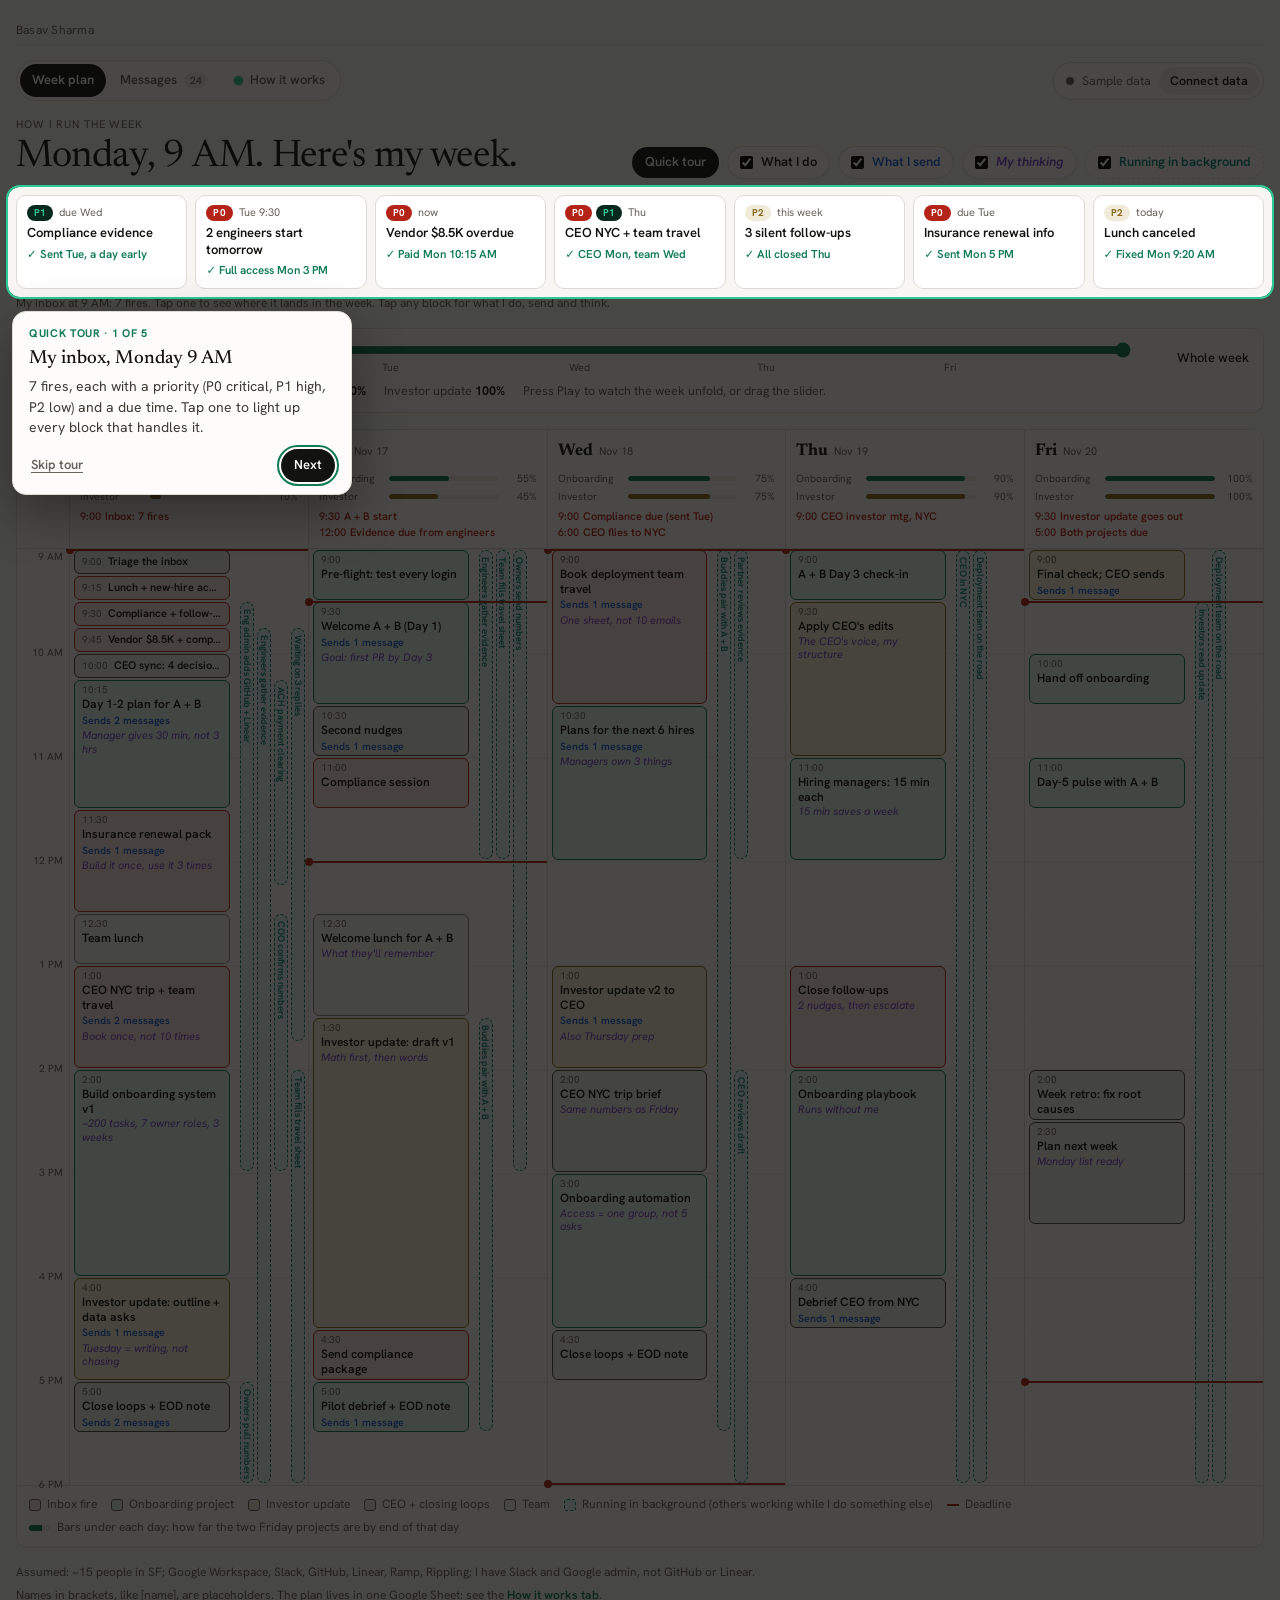
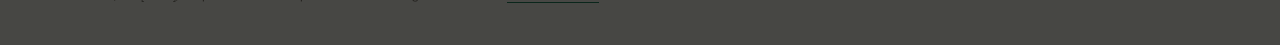
<file: week-calendar/index.html>
<!doctype html>
<html lang="en"><head><meta charset="utf-8"><meta name="viewport" content="width=device-width,initial-scale=1,viewport-fit=cover">
<title>Week Plan</title>
<meta name="claude:viewport-fit-sides" content="cover">
<link rel="preconnect" href="https://fonts.googleapis.com">
<link rel="stylesheet" href="https://fonts.googleapis.com/css2?family=Hanken+Grotesk:wght@400;500;600;700&family=Newsreader:opsz,wght@6..72,400;6..72,500;6..72,600&display=swap">
<style>
body{margin:0}
/* Layout: header + inbox strip, then a 5-day calendar (each day = my lane + a background lane) beside a detail panel */
:root{
  --bg:#F7F6F3; --surface:#FDFCFA; --ink:#121210; --muted:#67635C; --line:#DEDBD4; --grid:#EDEBE6;
  --accent:#0F7A55; --accent-f:#E3F1EA; --mint:#2BCA95; --forest:#09281E;
  --msg:#1C5BD0; --think:#7B3FC6; --back:#0E7C78; --deadline:#B42318;
  --inbox-f:#F6E3E0; --inbox-s:#B42318;
  --onb-f:#E3F1EA; --onb-s:#0F7A55;
  --inv-f:#F1EAD8; --inv-s:#8A6A1F;
  --ceo-f:#ECEAE4; --ceo-s:#4A4740;
  --team-f:#F3F1EC; --team-s:#8C887F;
  --back-f:#E2F2F1;
  --p0-f:#B42318; --p0-t:#FFF6F4; --p1-f:#09281E; --p1-t:#2BCA95; --p2-f:#F1EAD8; --p2-t:#8A6A1F;
  --chip:#FFFFFF; --scrim:rgba(18,18,16,.5);
  --font-d:"Newsreader", Georgia, "Times New Roman", serif;
  --font-b:"Hanken Grotesk", "Segoe UI", system-ui, sans-serif;
  --font-m:"Hanken Grotesk", "Segoe UI", system-ui, sans-serif;
  --hour:84px;
}
@media (prefers-color-scheme: dark){:root:not([data-theme="light"]){
  --bg:#0B0B0E; --surface:#17171B; --ink:#F2F0EB; --muted:#A19D95; --line:#2E2D2A; --grid:#1E1E21;
  --accent:#2BCA95; --accent-f:#09281E;
  --msg:#7FA8FF; --think:#C49BFF; --back:#4FC9C2; --deadline:#F49B8F;
  --inbox-f:#3A1F1B; --inbox-s:#F49B8F; --onb-f:#09281E; --onb-s:#2BCA95; --inv-f:#2E2614; --inv-s:#CDB57A;
  --ceo-f:#222220; --ceo-s:#A19D95; --team-f:#1E1E1C; --team-s:#8C887F; --back-f:#16302F;
  --p0-f:#B42318; --p0-t:#FFF6F4; --p1-f:#09281E; --p1-t:#2BCA95; --p2-f:#2E2614; --p2-t:#CDB57A;
  --chip:#1C1C20; --scrim:rgba(0,0,0,.6); color-scheme:dark}}
:root[data-theme="dark"]{
  --bg:#0B0B0E; --surface:#17171B; --ink:#F2F0EB; --muted:#A19D95; --line:#2E2D2A; --grid:#1E1E21;
  --accent:#2BCA95; --accent-f:#09281E;
  --msg:#7FA8FF; --think:#C49BFF; --back:#4FC9C2; --deadline:#F49B8F;
  --inbox-f:#3A1F1B; --inbox-s:#F49B8F; --onb-f:#09281E; --onb-s:#2BCA95; --inv-f:#2E2614; --inv-s:#CDB57A;
  --ceo-f:#222220; --ceo-s:#A19D95; --team-f:#1E1E1C; --team-s:#8C887F; --back-f:#16302F;
  --p0-f:#B42318; --p0-t:#FFF6F4; --p1-f:#09281E; --p1-t:#2BCA95; --p2-f:#2E2614; --p2-t:#CDB57A;
  --chip:#1C1C20; --scrim:rgba(0,0,0,.6); color-scheme:dark}
*{box-sizing:border-box}
[hidden]{display:none!important}
body{background:var(--bg);color:var(--ink);font-family:var(--font-b);font-size:14px;line-height:1.45;font-variant-numeric:tabular-nums}
.wrap{max-width:1560px;margin:0 auto;padding-block:20px 40px;padding-left:max(16px,env(safe-area-inset-left,0px));padding-right:max(16px,env(safe-area-inset-right,0px));display:flex;flex-direction:column;gap:16px}
header{display:flex;flex-wrap:wrap;gap:12px 32px;align-items:flex-end;justify-content:space-between}
.eyebrow{font-family:var(--font-m);font-size:11px;letter-spacing:.08em;text-transform:uppercase;color:var(--muted)}
h1{font-family:var(--font-d);font-size:clamp(26px,3.2vw,38px);line-height:1.1;margin:4px 0 0;text-wrap:balance;font-weight:400;letter-spacing:-.01em}
.layers{display:flex;flex-wrap:wrap;gap:8px}
.layer{display:inline-flex;align-items:center;gap:8px;border:1px solid var(--line);background:var(--surface);border-radius:999px;padding:6px 12px;font-size:13px;cursor:pointer;user-select:none;font-weight:600}
.layer input{accent-color:currentColor;margin:0}
.layer.do{color:var(--ink)} .layer.msg{color:var(--msg)} .layer.think{color:var(--think);font-style:italic} .layer.back{color:var(--back);border-style:dashed}
.layer:focus-within{outline:2px solid var(--accent);outline-offset:2px}

.inbox{display:grid;grid-template-columns:repeat(7,minmax(0,1fr));gap:8px}
@media (max-width:1100px){.inbox{grid-template-columns:repeat(4,minmax(0,1fr))}}
@media (max-width:620px){.inbox{grid-template-columns:repeat(2,minmax(0,1fr))}}
.ic{all:unset;box-sizing:border-box;cursor:pointer;background:var(--chip);border:1px solid var(--line);border-radius:10px;padding:9px 10px;display:flex;flex-direction:column;gap:4px;min-width:0}
.ic:hover{border-color:var(--inbox-s)} .ic:focus-visible{outline:2px solid var(--accent);outline-offset:2px}
.ic.on{border-color:var(--ink);box-shadow:0 0 0 1px var(--ink)}
.ic .top{display:flex;align-items:center;gap:6px;font-family:var(--font-m);font-size:11px;color:var(--muted)}
.pill{font-family:var(--font-m);font-size:10px;font-weight:700;padding:1px 7px;border-radius:999px;border:0;letter-spacing:.02em}
.p0{background:var(--p0-f);color:var(--p0-t)} .p1{background:var(--p1-f);color:var(--p1-t)} .p2{background:var(--p2-f);color:var(--p2-t)}
.ic .nm{font-weight:600;font-size:13px;line-height:1.25}
.ic .res{font-size:11.5px;color:var(--onb-s);font-weight:600}
.ic .res::before{content:"\2713  "}
.hint{font-size:12px;color:var(--muted)}

.main{display:block}
.calbox{background:var(--surface);border:1px solid var(--line);border-radius:12px;overflow-x:auto;min-width:0}
.cal{min-width:1020px;display:grid;grid-template-columns:52px repeat(5,minmax(0,1fr))}
.dh{position:sticky;top:0;background:var(--surface);border-bottom:1px solid var(--line);border-left:1px solid var(--line);padding:10px 10px 8px;display:flex;flex-direction:column;gap:6px;z-index:3}
.dh .d{display:flex;align-items:baseline;gap:6px}
.dh .d b{font-family:var(--font-d);font-size:17px}
.dh .d span{font-family:var(--font-m);font-size:11px;color:var(--muted)}
.bars{display:flex;flex-direction:column;gap:3px}
.bar{display:grid;grid-template-columns:64px 1fr 32px;align-items:center;gap:6px;font-size:10.5px;color:var(--muted)}
.bar i{display:block;height:5px;border-radius:3px;background:var(--grid);position:relative;overflow:hidden}
.bar i em{position:absolute;inset:0 auto 0 0;border-radius:3px}
.bar .n{font-family:var(--font-m);text-align:right;font-variant-numeric:tabular-nums}
.dl{display:flex;flex-direction:column;gap:2px;min-height:30px}
.dl div{font-size:11px;color:var(--deadline);font-weight:600;line-height:1.25}
.dl div span{font-family:var(--font-m);font-weight:500;margin-right:4px}
.corner{border-bottom:1px solid var(--line);position:sticky;top:0;background:var(--surface);z-index:3}
.times{position:relative}
.times div{position:absolute;right:6px;font-family:var(--font-m);font-size:10.5px;color:var(--muted);transform:translateY(-50%)}
.times div:first-child{transform:none}
.col{position:relative;border-left:1px solid var(--line)}
.col .hl{position:absolute;left:0;right:0;border-top:1px solid var(--grid)}
.col .hl.half{border-top-style:dashed;opacity:.6}
.lane-main{position:absolute;top:0;bottom:0;left:4px}
.lane-back{position:absolute;top:0;bottom:0;right:3px}
.ev{all:unset;box-sizing:border-box;position:absolute;left:0;right:4px;border-radius:6px;padding:3px 7px;overflow:hidden;cursor:pointer;border:1px solid;display:flex;flex-direction:column;gap:1px;transition:opacity .15s}
.ev:focus-visible{outline:2px solid var(--accent);outline-offset:1px}
.ev.sel{box-shadow:0 0 0 2px var(--ink);z-index:2}
.ev.dim,.bk.dim{opacity:.22}
.ev .t{font-family:var(--font-m);font-size:10px;color:var(--muted);line-height:1.2;display:flex;gap:6px;align-items:center}
.ev .ti{font-weight:600;font-size:12px;line-height:1.22;color:var(--ink)}
.ev .sh{font-size:11px;color:var(--think);font-style:italic;line-height:1.25}
.ev .ms{font-size:10.5px;color:var(--msg);font-weight:600}
.ev.short{flex-direction:row;align-items:center;gap:6px;padding-block:0}
.ev.short .t{flex:none}
.ev.short .ti{white-space:nowrap;overflow:hidden;text-overflow:ellipsis;font-size:11px}
.c-inbox{background:var(--inbox-f);border-color:var(--inbox-s)}
.c-onb{background:var(--onb-f);border-color:var(--onb-s)}
.c-inv{background:var(--inv-f);border-color:var(--inv-s)}
.c-ceo{background:var(--ceo-f);border-color:var(--ceo-s)}
.c-team{background:var(--team-f);border-color:var(--team-s)}
.bk{all:unset;box-sizing:border-box;position:absolute;width:14px;border:1.5px dashed var(--back);background:var(--back-f);border-radius:7px;cursor:pointer;display:flex;justify-content:center;overflow:hidden;transition:opacity .15s}
.bk span{writing-mode:vertical-rl;font-size:9.5px;color:var(--back);font-weight:600;white-space:nowrap;padding:6px 0;line-height:1}
.bk:focus-visible{outline:2px solid var(--accent)}
.bk.sel{background:var(--back);} .bk.sel span{color:var(--surface)}
.mk{position:absolute;left:0;right:0;height:0;border-top:2px solid var(--deadline);z-index:1;pointer-events:none}
.mk::before{content:"";position:absolute;left:-4px;top:-5px;width:8px;height:8px;border-radius:50%;background:var(--deadline)}
.cats{display:flex;flex-wrap:wrap;gap:6px 14px;padding:10px 12px;border-top:1px solid var(--line);font-size:12px;color:var(--muted);min-width:1020px}
.cats span{display:inline-flex;align-items:center;gap:6px}
.cats i{width:12px;height:12px;border-radius:3px;border:1px solid;display:inline-block}
.cats i.d{border-style:dashed;border-color:var(--back);background:var(--back-f)}
.cats i.r{height:0;border:0;border-top:2px solid var(--deadline);border-radius:0}

.overlay{position:fixed;inset:0;z-index:20;background:var(--scrim);display:flex;align-items:center;justify-content:center;padding:max(16px,env(safe-area-inset-top,0px)) max(16px,env(safe-area-inset-right,0px)) max(16px,env(safe-area-inset-bottom,0px)) max(16px,env(safe-area-inset-left,0px))}
.panel{position:relative;background:var(--surface);border:1px solid var(--line);border-radius:14px;padding:22px 22px 20px;display:flex;flex-direction:column;gap:14px;width:min(600px,100%);max-height:min(86vh,100%);overflow:auto;box-shadow:0 24px 60px rgba(0,0,0,.28);animation:pop .16s ease-out}
@keyframes pop{from{opacity:0;transform:translateY(8px) scale(.98)}to{opacity:1;transform:none}}
.x{all:unset;cursor:pointer;position:absolute;top:12px;right:12px;width:36px;height:36px;border-radius:50%;display:grid;place-items:center;color:var(--muted);font-size:22px;line-height:1;background:var(--grid)}
.x:hover{color:var(--ink)} .x:focus-visible{outline:2px solid var(--accent);outline-offset:2px}
.panel .when{padding-right:44px}
#panel{display:flex;flex-direction:column;gap:18px}
.panel .when{font-family:var(--font-m);font-size:11.5px;color:var(--muted);display:flex;gap:8px;flex-wrap:wrap;align-items:center}
.panel .cat{font-size:10.5px;padding:2px 8px;border-radius:999px;border:1px solid;font-family:var(--font-b);font-weight:600;color:var(--ink)}
.panel h2{font-family:var(--font-d);font-size:21px;line-height:1.15;margin:0;text-wrap:balance}
.sec{display:flex;flex-direction:column;gap:6px}
.sec h3{margin:0;font-size:10.5px;font-family:var(--font-m);letter-spacing:.08em;text-transform:uppercase;font-weight:500}
.sec.do h3{color:var(--muted)} .sec.msg h3{color:var(--msg)} .sec.think h3{color:var(--think)} .sec.back h3{color:var(--back)}
.sec ul{margin:0;padding-left:18px;display:flex;flex-direction:column;gap:3px}
.sec.do li{color:var(--ink)}
.m{border:1px solid var(--line);border-radius:8px;padding:9px 11px;display:flex;flex-direction:column;gap:4px}
.m .to{font-family:var(--font-m);font-size:10.5px;color:var(--msg);opacity:.85}
.m p{margin:0;color:var(--msg);font-size:13px;white-space:pre-line}
.sec.think p{margin:0;color:var(--think);font-style:italic;font-size:13.5px}
.sec.back li{color:var(--back);font-size:13px}
.sec.back li b{font-family:var(--font-m);font-weight:500;font-size:11px;margin-right:4px}
.empty{font-size:12.5px;color:var(--muted)}
.foot{font-size:12px;color:var(--muted);display:flex;flex-wrap:wrap;gap:6px 24px}
@media (prefers-reduced-motion: reduce){.ev,.bk{transition:none}.panel{animation:none}}

.brandmark{flex:1 0 100%;display:flex;align-items:center;gap:12px;padding:2px 0 6px;border-bottom:1px solid var(--line);margin-bottom:4px}.brandmark img{height:18px;width:auto;display:block}.brandmark .lg-d{display:none}.brandmark span{font-size:12px;color:var(--muted);letter-spacing:.02em}@media (prefers-color-scheme: dark){:root:not([data-theme="light"]) .brandmark .lg-l{display:none}:root:not([data-theme="light"]) .brandmark .lg-d{display:block}}:root[data-theme="dark"] .brandmark .lg-l{display:none}:root[data-theme="dark"] .brandmark .lg-d{display:block}
:root{--kit-focus:var(--accent);--kit-scrim:var(--scrim);--kit-good:var(--onb-s);--kit-good-f:var(--onb-f);--kit-bad:var(--deadline);--kit-bad-f:var(--inbox-f)}
.handles{margin:-8px 0 0;font-size:12.5px;color:var(--muted)}
.handles b{color:var(--ink);font-weight:600}
.foot a{color:var(--accent);font-weight:600;text-decoration:underline;text-underline-offset:3px;cursor:pointer}
.cats i.pb{width:22px;height:6px;border:0;border-radius:3px;background:linear-gradient(90deg,var(--onb-s) 0 60%,var(--grid) 60%)}
.ic .top .pill+.pill{margin-left:-2px}
/* full message view */
.mbody{display:flex;flex-direction:column;gap:8px}
.mbody p{margin:0}
.mcard .mbody{max-height:5.9em;overflow:hidden;position:relative;cursor:pointer}
.mcard .mbody.long::after{content:"";position:absolute;left:0;right:0;bottom:0;height:2.2em;background:linear-gradient(transparent,var(--surface))}
.mcard .mfoot{display:flex;gap:14px;align-items:center;flex-wrap:wrap}
.mopen{all:unset;cursor:pointer;font-size:12.5px;font-weight:700;color:var(--ink);background:var(--grid);border-radius:999px;padding:5px 12px}
.mopen:hover{background:var(--line)} .mopen:focus-visible{outline:2px solid var(--accent);outline-offset:2px}
.email{border:1px solid var(--line);border-radius:12px;overflow:hidden;background:var(--surface)}
.email .eh{padding:12px 16px;border-bottom:1px solid var(--line);display:grid;grid-template-columns:auto minmax(0,1fr);gap:4px 12px;font-size:13px;background:var(--bg)}
.email .eh b{color:var(--muted);font-weight:600}
.email .eh .sj{font-weight:700;color:var(--ink)}
.email .eb{padding:16px 18px;display:flex;flex-direction:column;gap:12px;font-size:14.5px;line-height:1.55;color:var(--ink)}
.email .eb p{margin:0}
.email .ef{padding:10px 16px;border-top:1px solid var(--line);display:flex;gap:10px;align-items:center;flex-wrap:wrap;font-size:12px;color:var(--muted)}
.email .ef .mcopy{margin-left:auto}
.ic .res.open{color:var(--muted)} .ic .res.open::before{content:"\2192  "}
.ic .res.risk{color:var(--deadline)} .ic .res.risk::before{content:"!  "}
.m .to{display:flex;align-items:center;gap:8px;flex-wrap:wrap}
.m .subj{font-weight:600}
.mcopy{all:unset;cursor:pointer;margin-left:auto;font-family:var(--font-b);font-size:11px;font-weight:600;color:var(--muted);padding:2px 8px;border-radius:6px;border:1px solid var(--line)}
.mcopy:hover{color:var(--ink)} .mcopy:focus-visible{outline:2px solid var(--accent)}
.mst{font-family:var(--font-b);font-size:10px;font-weight:700;padding:1px 7px;border-radius:999px;background:var(--grid);color:var(--muted)}
.mst.s-ready{background:var(--inv-f);color:var(--inv-s)} .mst.s-sent,.mst.s-drafted{background:var(--onb-f);color:var(--onb-s)}
.mact{display:flex;align-items:center;gap:10px;flex-wrap:wrap;margin-top:4px}
.mact .hint{font-size:11.5px}
/* ---------- Shared: view tabs, data chip, Connect data dialog, toast ---------- */
.topbar{display:flex;flex-wrap:wrap;gap:10px;align-items:center;justify-content:space-between}
.vtabs{display:inline-flex;gap:2px;background:var(--surface);border:1px solid var(--line);border-radius:999px;padding:3px}
.vtabs button{all:unset;cursor:pointer;white-space:nowrap;padding:7px 12px;border-radius:999px;font-size:13px;font-weight:600;color:var(--muted);display:inline-flex;gap:7px;align-items:center}
.vtabs button[aria-selected="true"]{background:var(--ink);color:var(--surface)}
.vtabs button:focus-visible{outline:2px solid var(--kit-focus);outline-offset:2px}
.vtabs .yl{width:9px;height:9px;border-radius:50%;background:#2BCA95;box-shadow:0 0 0 1px rgba(0,0,0,.15)}
.datachip{all:unset;box-sizing:border-box;cursor:pointer;display:inline-flex;align-items:center;gap:8px;font-size:12.5px;color:var(--muted);border:1px solid var(--line);background:var(--surface);border-radius:999px;padding:4px 4px 4px 12px;max-width:100%}
.datachip .led{flex:none;width:8px;height:8px;border-radius:50%;background:var(--muted)}
.datachip .led.live{background:var(--kit-good);box-shadow:0 0 0 3px var(--kit-good-f)}
.datachip .led.file{background:var(--kit-focus)}
.datachip #dataLbl{white-space:nowrap;overflow:hidden;text-overflow:ellipsis;min-width:0}
.datachip b{flex:none;font-weight:600;color:var(--ink);background:var(--grid);padding:5px 11px;border-radius:999px}
.datachip:hover b{background:var(--line)}
.datachip:focus-visible{outline:2px solid var(--kit-focus);outline-offset:2px}
.kov{position:fixed;inset:0;z-index:30;background:var(--kit-scrim);display:flex;align-items:center;justify-content:center;padding:max(16px,env(safe-area-inset-top,0px)) max(16px,env(safe-area-inset-right,0px)) max(16px,env(safe-area-inset-bottom,0px)) max(16px,env(safe-area-inset-left,0px))}
.kpanel{position:relative;background:var(--surface);color:var(--ink);border:1px solid var(--line);border-radius:14px;padding:22px;width:min(640px,100%);max-height:min(88vh,100%);overflow:auto;box-shadow:0 24px 60px rgba(0,0,0,.28);display:flex;flex-direction:column;gap:14px;animation:kpop .16s ease-out}
@keyframes kpop{from{opacity:0;transform:translateY(8px) scale(.98)}to{opacity:1;transform:none}}
.kpanel h2{font-family:var(--font-d);font-size:21px;line-height:1.15;margin:0;padding-right:44px}
.kpanel .now{font-size:13px;color:var(--muted);margin:0}
.kpanel .now b{color:var(--ink)}
.kx{all:unset;cursor:pointer;position:absolute;top:12px;right:12px;width:36px;height:36px;border-radius:50%;display:grid;place-items:center;color:var(--muted);font-size:20px;line-height:1;background:var(--grid)}
.kx:hover{color:var(--ink)} .kx:focus-visible{outline:2px solid var(--kit-focus);outline-offset:2px}
.kopts{display:grid;gap:10px}
.kopt{border:1px solid var(--line);border-radius:10px;padding:12px 14px;display:grid;grid-template-columns:minmax(0,1fr) auto;gap:3px 14px;align-items:center}
.kopt b{font-size:14px;grid-column:1}
.kopt span{grid-column:1;font-size:12.5px;color:var(--muted)}
.kopt .kbtn{grid-column:2;grid-row:1/span 2}
@media (max-width:560px){.kopt{grid-template-columns:minmax(0,1fr)}.kopt .kbtn{grid-column:1;grid-row:auto;justify-self:start;margin-top:6px}}
.kbtn{all:unset;box-sizing:border-box;cursor:pointer;font-size:13px;font-weight:600;padding:8px 14px;border-radius:8px;background:var(--ink);color:var(--surface);white-space:nowrap;text-align:center;font-family:var(--font-b)}
.kbtn.ghost{background:var(--grid);color:var(--ink)}
.kbtn[disabled]{opacity:.5;cursor:default}
.kbtn:focus-visible,.klink:focus-visible{outline:2px solid var(--kit-focus);outline-offset:2px}
.klink{all:unset;cursor:pointer;font-size:12.5px;color:var(--kit-focus);font-weight:600;text-decoration:underline;align-self:flex-start}
.kmsg{font-size:13px;border-radius:8px;padding:9px 12px;margin:0}
.kmsg.err{background:var(--kit-bad-f);color:var(--kit-bad)} .kmsg.ok{background:var(--kit-good-f);color:var(--kit-good)}
.ktoast{position:fixed;left:50%;bottom:20px;transform:translateX(-50%);z-index:40;background:var(--ink);color:var(--surface);padding:10px 16px;border-radius:10px;font-size:13px;box-shadow:0 10px 30px rgba(0,0,0,.25);max-width:calc(100% - 32px)}
@media (prefers-reduced-motion: reduce){.kpanel{animation:none}}

/* ---------- Quick tour: spotlight + bubble (shared by every app) ---------- */
.kt-block{position:fixed;inset:0;z-index:58;background:transparent}
.kt-spot{position:fixed;z-index:59;border-radius:12px;pointer-events:none;box-shadow:0 0 0 200vmax rgba(10,10,8,.74);outline:2px solid #2BCA95;outline-offset:0;transition:left .25s ease,top .25s ease,width .25s ease,height .25s ease}
.tour{position:fixed;z-index:60;width:min(340px,calc(100vw - 24px));background:#FDFCFA;color:#121210;border:1px solid #DEDBD4;border-radius:14px;padding:14px 16px 12px;box-shadow:0 18px 50px rgba(0,0,0,.35);font:14px/1.45 var(--font-b,system-ui),sans-serif;color-scheme:light}
.tour .tn{display:block;font-size:11px;letter-spacing:.06em;text-transform:uppercase;color:#0F7A55;font-weight:700}
.tour .tt{display:block;font-family:var(--font-d,Georgia),serif;font-size:19px;font-weight:500;line-height:1.2;margin-top:6px}
.tour p{margin:6px 0 12px;color:#3D3A35}
.tour .tb{display:flex;gap:6px;align-items:center}
.tour .sp{flex:1}
.tour button{all:unset;cursor:pointer;font-weight:600;font-size:13px;padding:7px 13px;border-radius:999px;font-family:var(--font-b,system-ui),sans-serif}
.tour button:focus-visible{outline:2px solid #0F7A55;outline-offset:2px}
.tour .go{background:#121210;color:#F7F6F3}
.tour .back{background:#EDEBE6;color:#121210}
.tour .skip{color:#67635C;padding-left:2px;text-decoration:underline;text-underline-offset:3px}
@media (prefers-reduced-motion: reduce){.kt-spot{transition:none}}

/* ---------- How it works (stone + green) ---------- */
.hw{--hw-ink:#121210;--hw-mut:#5E5A53;--hw-line:#DEDBD4;--hw-card:#FDFCFA;--hw-soft:#E3F1EA;--hw-bg:#EDEBE6;
 color:var(--hw-ink);background:var(--hw-bg);border:1px solid #DEDBD4;border-top:4px solid #0F7A55;border-radius:16px;padding:22px 22px 28px;
 font:14px/1.5 var(--font-b,system-ui),sans-serif;display:grid;gap:22px;color-scheme:light;min-width:0;overflow-wrap:anywhere}
.hw *{box-sizing:border-box}
.hw h3{margin:0;font-size:20px;letter-spacing:-.01em}
.hw .lede{margin:4px 0 0;color:var(--hw-mut);max-width:80ch}
.hw .eyebrow{font-size:11px;letter-spacing:.09em;text-transform:uppercase;color:var(--hw-mut);font-weight:600;margin:0 0 8px;font-family:var(--font-b,system-ui),sans-serif}
.hw .flowbox{background:var(--hw-card);border:1px solid var(--hw-line);border-radius:12px;padding:14px;overflow-x:auto}
.hw .flowbox svg{display:block;width:100%;min-width:760px;height:auto}
.hw .flowbox text{font-family:var(--font-b,system-ui),sans-serif}
.hw .t-ink{fill:var(--hw-ink)} .hw .t-mut{fill:var(--hw-mut)}
.hw .node{fill:var(--hw-card)} .hw .hub{fill:var(--hw-soft);stroke:var(--hw-line)}
.hw .wire{fill:none;stroke-width:1.6;stroke-dasharray:5 6;animation:hwflow 1.6s linear infinite;opacity:.85}
@keyframes hwflow{to{stroke-dashoffset:-22}}
@media (prefers-reduced-motion:reduce){.hw .wire{animation:none;stroke-dasharray:none}}
.hw .steps{display:grid;grid-template-columns:repeat(auto-fit,minmax(200px,1fr));gap:12px;counter-reset:hw}
.hw .step{border:1px solid var(--hw-line);border-radius:10px;padding:12px 14px;background:var(--hw-card);min-width:0}
.hw .step b{display:flex;align-items:center;gap:8px;margin-bottom:4px}
.hw .step b::before{counter-increment:hw;content:counter(hw);display:inline-grid;place-items:center;width:22px;height:22px;border-radius:50%;background:var(--hw-ink);color:var(--hw-card);font-size:12px;flex:none}
.hw .step p{margin:0;color:var(--hw-mut);font-size:13px}
.hw .step code,.hw td code{font:12px ui-monospace,Consolas,monospace;background:var(--hw-soft);padding:1px 5px;border-radius:4px;color:var(--hw-ink)}
.hw .facts{display:flex;flex-wrap:wrap;gap:8px}
.hw .fact{border:1px solid var(--hw-line);border-radius:999px;padding:5px 12px;font-size:12.5px;background:var(--hw-card)}
.hw .fact b{font-variant-numeric:tabular-nums}
.hw table{width:100%;border-collapse:collapse;font-size:13px;background:var(--hw-card);border:1px solid var(--hw-line);border-radius:10px;overflow:hidden}
.hw th,.hw td{text-align:left;padding:8px 10px;border-bottom:1px solid var(--hw-line);vertical-align:top}
.hw th{font-size:11px;letter-spacing:.06em;text-transform:uppercase;color:var(--hw-mut)}
.hw td{color:var(--hw-mut)} .hw td b{color:var(--hw-ink)}
.hw .note{font-size:12px;color:var(--hw-mut);margin:0}
.hw .two{display:grid;grid-template-columns:repeat(auto-fit,minmax(320px,1fr));gap:16px;align-items:start}
.hw .try{border:2px dashed #8FC9AE;border-radius:12px;padding:14px 16px;background:var(--hw-card);display:flex;gap:12px 18px;align-items:center;flex-wrap:wrap;justify-content:space-between}
.hw .try p{margin:0;color:var(--hw-mut);font-size:13px;max-width:64ch}
.hw .try b{color:var(--hw-ink)}
.hw .row2{display:flex;gap:8px;flex-wrap:wrap;align-items:center}
.hw .hbtn{all:unset;box-sizing:border-box;cursor:pointer;border:1px solid var(--hw-ink);border-radius:8px;padding:7px 12px;font-size:12.5px;font-weight:600;background:var(--hw-card);color:var(--hw-ink);white-space:nowrap}
.hw .hbtn.dark{background:var(--hw-ink);color:var(--hw-card)}
.hw .hbtn:focus-visible{outline:2px solid var(--hw-ink);outline-offset:2px}
.hw .rails{margin:0;padding-left:18px;color:var(--hw-mut);font-size:13px;display:grid;gap:5px}
.hw .rails b{color:var(--hw-ink)}
.hw details{background:var(--hw-card);border:1px solid var(--hw-line);border-radius:10px;min-width:0}
.hw summary{cursor:pointer;padding:12px 14px;font-weight:600;list-style:none;display:flex;gap:10px;align-items:center;flex-wrap:wrap;justify-content:space-between}
.hw summary::-webkit-details-marker{display:none}
.hw summary .sm{font-weight:400;font-size:12.5px;color:var(--hw-mut)}
.hw summary::before{content:"▸";font-size:12px;color:var(--hw-mut);margin-right:-4px}
.hw details[open] summary::before{content:"▾"}
.hw summary span:first-of-type{margin-right:auto}
.hw pre{margin:0;padding:14px 16px;overflow:auto;max-height:560px;border-top:1px solid var(--hw-line);font:12px/1.6 "JetBrains Mono",ui-monospace,Consolas,monospace;background:#FDFCFA;color:#121210;tab-size:2;white-space:pre;overflow-wrap:normal}
.hw pre .c{color:#67635C;font-style:italic} .hw pre .s{color:#0F7A55}
@media (max-width:620px){.hw{padding:16px}.hw table{display:block;overflow-x:auto}}
.hw details.more .more-in{padding:14px;display:grid;gap:18px;border-top:1px solid var(--hw-line)}
/* ---------- v4: Messages tab, Start here tour, Play the week ---------- */
.vtabs .n{font-family:var(--font-m);font-size:10.5px;font-weight:500;padding:0 6px;border-radius:999px;background:var(--grid);color:var(--muted)}
.vtabs button[aria-selected="true"] .n{background:var(--muted);color:var(--surface)}
.hdr-r{display:flex;flex-wrap:wrap;gap:8px;align-items:center;justify-content:flex-end}
.starthere{all:unset;cursor:pointer;display:inline-flex;align-items:center;gap:7px;border-radius:999px;padding:6px 13px;font-size:13px;font-weight:600;background:var(--ink);color:var(--bg)}
.starthere:focus-visible,.pbtn:focus-visible,.fchip:focus-visible,.mgo:focus-visible{outline:2px solid var(--accent);outline-offset:2px}
.play{background:var(--surface);border:1px solid var(--line);border-radius:12px;padding:12px 14px;display:grid;grid-template-columns:auto minmax(0,1fr) auto;gap:6px 14px;align-items:center}
.pbtn{all:unset;box-sizing:border-box;cursor:pointer;display:inline-flex;align-items:center;justify-content:center;gap:8px;background:var(--ink);color:var(--surface);font-weight:600;font-size:13px;padding:8px 16px;border-radius:999px;min-width:150px;white-space:nowrap}
.pbtn svg{width:12px;height:12px;fill:currentColor}
.ptrack{display:flex;flex-direction:column;gap:2px;min-width:0}
.ptrack input{width:100%;margin:0;accent-color:var(--accent);cursor:pointer}
.pdays{display:grid;font-family:var(--font-m);font-size:10.5px;color:var(--muted)}
.ptime{font-family:var(--font-m);font-size:13px;font-weight:500;white-space:nowrap;text-align:right;min-width:104px}
.pstats{grid-column:1/-1;display:flex;flex-wrap:wrap;gap:4px 18px;font-size:12.5px;color:var(--muted)}
.pstats b{color:var(--ink);font-variant-numeric:tabular-nums}
.pstats .meNow{color:var(--ink)} .pstats .bkNow{color:var(--back)}
@media (max-width:620px){.play{grid-template-columns:1fr}.ptime{text-align:left}.pbtn{justify-self:start}}
.ev.fut,.bk.fut{opacity:.25}
.ev.now{box-shadow:0 0 0 2px var(--accent);z-index:2}
.bk.now{background:var(--back)} .bk.now span{color:var(--surface)}
.nowline{position:absolute;left:0;right:0;height:0;border-top:2px solid var(--accent);z-index:4;pointer-events:none}
.nowline::before{content:"";position:absolute;left:-5px;top:-6px;width:10px;height:10px;border-radius:50%;background:var(--accent)}
.dh.fut .d,.dh.fut .bars{opacity:.4}
.ic .res.moving{color:var(--accent)} .ic .res.moving::before{content:"\25D4  "}
.ic.st-done{border-color:var(--onb-s)}
.mv{display:flex;flex-direction:column;gap:18px}
.mvhead{display:flex;flex-wrap:wrap;gap:12px 24px;align-items:flex-end;justify-content:space-between}
.mvhead p{margin:6px 0 0;color:var(--muted);max-width:70ch}
.mvf{display:flex;flex-wrap:wrap;gap:8px;align-items:center}
.fchip{all:unset;box-sizing:border-box;cursor:pointer;border:1px solid var(--line);background:var(--surface);border-radius:999px;padding:6px 13px;font-size:13px;font-weight:600;color:var(--muted)}
.fchip[aria-pressed="true"]{background:var(--ink);color:var(--surface);border-color:var(--ink)}
.mvf select{font:inherit;font-size:13px;font-weight:600;padding:6px 10px;border-radius:999px;border:1px solid var(--line);background:var(--surface);color:var(--ink);max-width:100%}
.mday h3{font-family:var(--font-d);font-size:18px;margin:0 0 10px;display:flex;gap:10px;align-items:baseline}
.mday h3 span{font-family:var(--font-m);font-size:11px;font-weight:500;color:var(--muted)}
.mlist{display:grid;grid-template-columns:repeat(auto-fill,minmax(min(100%,360px),1fr));gap:10px}
.mcard{background:var(--surface);border:1px solid var(--line);border-left:4px solid var(--msg);border-radius:10px;padding:12px 14px;display:flex;flex-direction:column;gap:8px;min-width:0}
.mcard .mwhen{display:flex;gap:8px;align-items:center;flex-wrap:wrap;font-size:12.5px;color:var(--muted)}
.mcard .mwhen b{font-family:var(--font-m);font-weight:500;color:var(--ink)}
.mcard .m{border:0;padding:0}
.mgo{all:unset;cursor:pointer;font-size:12.5px;font-weight:600;color:var(--accent);align-self:flex-start}
.mempty{color:var(--muted);font-size:14px}
</style>

</head><body>
<div class="wrap">
  <div class="topbar">
    <div class="brandmark"><img class="lg-d" src="[data-uri]" alt="" width="98" height="18" aria-hidden="true"><span>Basav Sharma</span></div>
    <div class="vtabs" role="tablist" aria-label="View">
      <button role="tab" data-tab="dash" aria-selected="true">Week plan</button>
      <button role="tab" data-tab="msgs" aria-selected="false" tabindex="-1">Messages <span class="n" id="msgN"></span></button>
      <button role="tab" data-tab="how" aria-selected="false" tabindex="-1"><i class="yl" aria-hidden="true"></i>How it works</button>
    </div>
    <button class="datachip" id="dataBtn" aria-haspopup="dialog"><i class="led" aria-hidden="true"></i><span id="dataLbl">Sample data</span><b>Connect data</b></button>
  </div>

  <div id="view-dash" style="display:contents">
  <header>
    <div>
      <div class="eyebrow">How I run the week</div>
      <h1 id="h1">Monday, 9:00 AM. Here's my week.</h1>
    </div>
    <div class="hdr-r">
    <button class="starthere" id="tourBtn">Quick tour</button>
    <div class="layers" role="group" aria-label="Show layers">
      <label class="layer do"><input type="checkbox" id="L-do" checked> What I do</label>
      <label class="layer msg"><input type="checkbox" id="L-msg" checked> What I send</label>
      <label class="layer think"><input type="checkbox" id="L-think" checked> My thinking</label>
      <label class="layer back"><input type="checkbox" id="L-back" checked> Running in background</label>
    </div>
    </div>
  </header>

  <div>
    <div class="inbox" id="inbox"></div>
    <div class="hint" style="margin-top:6px" id="hint"></div>
  </div>

  <div class="play" id="playbar">
    <button class="pbtn" id="playBtn"></button>
    <div class="ptrack"><input type="range" id="pRange" min="0" step="15" aria-label="Time in the week"><div class="pdays" id="pDays"></div></div>
    <span class="ptime" id="pTime"></span>
    <div class="pstats" id="pStats" aria-live="polite"></div>
  </div>

  <div class="main">
    <div class="calbox">
      <div class="cal" id="cal"></div>
      <div class="cats">
        <span><i class="c-inbox"></i>Inbox fire</span>
        <span><i class="c-onb"></i>Onboarding project</span>
        <span><i class="c-inv"></i>Investor update</span>
        <span><i class="c-ceo"></i>CEO + closing loops</span>
        <span><i class="c-team"></i>Team</span>
        <span><i class="d"></i>Running in background (others working while I do something else)</span>
        <span><i class="r"></i>Deadline</span>
        <span><i class="pb"></i>Bars under each day: how far the two Friday projects are by end of that day</span>
      </div>
    </div>
  </div>

  <div class="foot">
    <span>Assumed: ~15 people in SF; Google Workspace, Slack, GitHub, Linear, Ramp, Rippling; I have Slack and Google admin, not GitHub or Linear.</span>
    <span>Names in brackets, like [name], are placeholders. The plan lives in one Google Sheet: see the <a href="#how" id="howLink">How it works tab</a>.</span>
  </div>
  </div>

  <div id="view-msgs" class="mv" hidden></div>
  <div id="view-how" hidden></div>
</div>
<div class="overlay" id="overlay" hidden>
  <div class="panel" id="panelbox" role="dialog" aria-modal="true" aria-labelledby="ptitle">
    <button class="x" id="close" aria-label="Close">&#x2715;</button>
    <div id="panel"></div>
  </div>
</div>
<div class="kov" id="kov" hidden>
  <div class="kpanel" role="dialog" aria-modal="true" aria-labelledby="ktitle">
    <button class="kx" id="kclose" aria-label="Close">&#x2715;</button>
    <h2 id="ktitle">Connect your data</h2>
    <p class="now" id="know"></p>
    <div class="kopts">
      <div class="kopt"><b>1. Get the template</b><span>Six tabs (Inbox, Blocks, Messages, Background, Deadlines, Days), the same columns as the Google Sheet. Opens in Excel or Google Sheets.</span><button class="kbtn ghost" id="kdl">Download .xlsx</button></div>
      <div class="kopt"><b>2. Try it with your file</b><span>Move a block, add a message, mark an inbox item At risk. Save as .xlsx and load it here. It stays in your browser.</span><button class="kbtn" id="kup">Load .xlsx</button><input type="file" id="kfile" accept=".xlsx,application/vnd.openxmlformats-officedocument.spreadsheetml.sheet" hidden></div>
      <div class="kopt"><b>3. Go live</b><span>The Sheet becomes the database, a short Apps Script posts to Slack, Gmail and Calendar, and this page runs privately inside Google.</span><button class="kbtn ghost" id="kgo">Show me how</button></div>
    </div>
    <p class="kmsg" id="kmsg" role="status" hidden></p>
    <div style="display:flex;gap:18px;flex-wrap:wrap"><button class="klink" id="krefresh" hidden>Refresh from the Sheet</button><button class="klink" id="ksample" hidden>Back to sample data</button></div>
  </div>
</div>
<script type="text/plain" id="code-gs">/**
 * Week Plan: Google Sheet + Apps Script
 * Built by Basav Sharma.
 *
 * The Sheet is the plan. This script keeps everything else in step with it:
 *   1. Blocks tab -> Google Calendar events (re-running updates them, never duplicates).
 *   2. Emails marked Ready -> Gmail drafts. A person presses Send.
 *   3. Slack messages marked Ready -> sent when their block starts (checked every 15 minutes).
 *   4. 5:15 PM on weekdays -> end-of-day note to the CEO, built from the Inbox tab.
 *   5. The dashboard (HTML file "Dashboard") is served from here, private to the company's Google domain.
 * Nothing goes out unless a person has set the row to Ready.
 *
 * Setup, about 15 minutes:
 *   - Upload Week_Plan_Template.xlsx to Google Drive and save it as a Google Sheet.
 *   - Extensions > Apps Script: paste this file as Code.gs, add an HTML file named Dashboard (the dashboard page).
 *   - Project Settings > Script properties: SLACK_TOKEN (Slack app token with chat:write; a user token posts as you)
 *     and CEO_SLACK_ID (the CEO's Slack member ID, for the end-of-day note).
 *   - Reload the Sheet, then Week plan > Turn on automation (approve Google's prompt once).
 *   - Deploy > New deployment > Web app (execute as me, access: anyone at the company) for the dashboard link.
 */

const TABS = ['Days', 'Inbox', 'Blocks', 'Messages', 'Background', 'Deadlines'];
const COLORS = { 'Inbox fire': 'ORANGE', 'Onboarding project': 'GREEN', 'Investor update': 'YELLOW', 'CEO + closing loops': 'GRAY', 'Team': 'MAUVE' };

function onOpen() {
  SpreadsheetApp.getUi().createMenu('Week plan')
    .addItem('Put my blocks on Google Calendar', 'pushBlocksToCalendar')
    .addItem('Make Gmail drafts (emails marked Ready)', 'createEmailDrafts')
    .addItem('Send Slack messages that are due (marked Ready)', 'sendDueSlackMessages')
    .addItem('Send end-of-day note to CEO', 'sendEodNote')
    .addSeparator()
    .addItem('Turn on automation', 'installTriggers')
    .addToUi();
}

// ---------- 1. Calendar ----------
function pushBlocksToCalendar() {
  const cal = CalendarApp.getDefaultCalendar();
  let added = 0, updated = 0;
  readTab_('Blocks').forEach(b => {
    const start = at_(b.date, b.start), end = at_(b.date, b.end);
    const desc = String(b.steps || '') + (b.thinking ? '\n\nWhy: ' + b.thinking : '');
    let ev = b.calendar_event_id ? cal.getEventById(b.calendar_event_id) : null;
    if (ev) {
      ev.setTime(start, end); ev.setTitle(b.title); ev.setDescription(desc); updated++;
    } else {
      ev = cal.createEvent(b.title, start, end, { description: desc });
      setCell_('Blocks', b._row, 'calendar_event_id', ev.getId()); added++;
    }
    if (COLORS[b.workstream]) ev.setColor(CalendarApp.EventColor[COLORS[b.workstream]]);
  });
  toast_(`${added} blocks added and ${updated} updated on your calendar.`);
  return { added: added, updated: updated };
}

// ---------- 2. Gmail drafts ----------
function createEmailDrafts() {
  let n = 0;
  readTab_('Messages').forEach(m => {
    if (m.channel !== 'Email' || m.status !== 'Ready') return;
    if (!/@/.test(m.send_to)) { mark_(m, 'Needs email address'); return; }
    GmailApp.createDraft(String(m.send_to), m.subject || '(no subject)', String(m.text));
    mark_(m, 'Drafted');
    n++;
  });
  toast_(n + ' Gmail drafts ready to review and send.');
  return n;
}

// ---------- 3. Slack, when the block starts ----------
function sendDueSlackMessages() {
  const token = prop_('SLACK_TOKEN');
  if (!token) throw new Error('Add SLACK_TOKEN in Project Settings > Script properties.');
  const blocks = byKey_(readTab_('Blocks'), 'block_id'), now = new Date();
  let n = 0;
  readTab_('Messages').forEach(m => {
    if (!/^Slack/.test(m.channel) || m.status !== 'Ready') return;
    const b = blocks[m.block_id];
    if (!b || at_(b.date, b.start) > now) return;
    if (!m.send_to) { mark_(m, 'Needs Slack ID'); return; }
    const errors = String(m.send_to).split(/[,\s]+/).filter(Boolean)
      .map(id => slack_(token, id, String(m.text))).filter(r => !r.ok).map(r => r.error);
    mark_(m, errors.length ? 'Error: ' + errors.join(', ') : 'Sent');
    if (!errors.length) n++;
  });
  return n;
}

// ---------- 4. End-of-day note to the CEO ----------
function sendEodNote() {
  const now = new Date(), today = startOfDay_(now);
  if (now.getDay() === 0 || now.getDay() === 6) return '';
  const rows = readTab_('Inbox');
  const line = r => '• ' + r.item + (r.resolution ? ': ' + r.resolution : '');
  const sections = [
    ['Done today', rows.filter(r => r.status === 'Done' && r.closed_on && startOfDay_(asDate_(r.closed_on)).getTime() === today.getTime())],
    ['At risk', rows.filter(r => r.status === 'At risk')],
    ['Need from you', rows.filter(r => r.status === 'Need CEO')],
  ];
  const parts = [`*End of day, ${fmt_(now, 'EEE MMM d')}*`];
  sections.forEach(([label, list]) => { if (list.length) parts.push(`*${label}*\n` + list.map(line).join('\n')); });
  parts.push(`Still open: ${rows.filter(r => r.status === 'Open').length}. Full plan: ${SpreadsheetApp.getActive().getUrl()}`);
  const text = parts.join('\n\n');
  const token = prop_('SLACK_TOKEN'), ceo = prop_('CEO_SLACK_ID');
  if (!token || !ceo) { Logger.log(text); toast_('Add SLACK_TOKEN and CEO_SLACK_ID to send. Note written to the log.'); return text; }
  const r = slack_(token, ceo, text);
  if (!r.ok) throw new Error('Slack said: ' + r.error);
  return text;
}

// ---------- Automation ----------
function installTriggers() {
  ScriptApp.getProjectTriggers().forEach(t => {
    if (['sendDueSlackMessages', 'sendEodNote'].indexOf(t.getHandlerFunction()) >= 0) ScriptApp.deleteTrigger(t);
  });
  ScriptApp.newTrigger('sendDueSlackMessages').timeBased().everyMinutes(15).create();
  ScriptApp.newTrigger('sendEodNote').timeBased().everyDays(1).atHour(17).nearMinute(15).create();
  toast_('Automation is on: Ready Slack messages every 15 min, CEO note at 5:15 PM.');
}

// ---------- Dashboard (web app) ----------
function doGet() {
  return HtmlService.createHtmlOutputFromFile('Dashboard')
    .setTitle('Week plan')
    .addMetaTag('viewport', 'width=device-width, initial-scale=1');
}

/** Called by the dashboard: every tab as plain rows (dates become text). */
function getData() {
  const out = {};
  TABS.forEach(n => { out[n] = readTab_(n).map(plain_); });
  return out;
}

/** Called by the dashboard's Approve / Pull back buttons. Sending stays with the script. */
function setMessageStatus(row, status) {
  if (['Draft', 'Ready'].indexOf(status) < 0) throw new Error('The dashboard can only set Draft or Ready.');
  const m = readTab_('Messages').filter(r => r._row === Number(row))[0];
  if (!m) throw new Error('No message on row ' + row);
  if (['Sent', 'Drafted'].indexOf(m.status) >= 0) throw new Error('Already ' + m.status + '.');
  setCell_('Messages', m._row, 'status', status);
  return true;
}

// ---------- Helpers ----------
function slack_(token, channel, text) {
  const res = UrlFetchApp.fetch('https://slack.com/api/chat.postMessage', {
    method: 'post',
    contentType: 'application/json; charset=utf-8',
    headers: { Authorization: 'Bearer ' + token },
    payload: JSON.stringify({ channel: channel, text: text }),
    muteHttpExceptions: true,
  });
  return JSON.parse(res.getContentText());
}
function mark_(m, status) {
  setCell_('Messages', m._row, 'status', status);
  if (status === 'Sent' || status === 'Drafted') setCell_('Messages', m._row, 'sent_at', new Date());
}
function sheet_(name) {
  const sh = SpreadsheetApp.getActive().getSheetByName(name);
  if (!sh) throw new Error('Missing tab: ' + name);
  return sh;
}
/** A tab as objects keyed by the header row; _row is the Sheet row number. */
function readTab_(name) {
  const values = sheet_(name).getDataRange().getValues();
  const head = values.shift().map(h => String(h).trim());
  return values.map((r, i) => {
    const o = { _row: i + 2 };
    head.forEach((h, j) => { if (h) o[h] = r[j]; });
    return o;
  }).filter(o => head.some(h => h && o[h] !== ''));
}
function setCell_(name, row, col, value) {
  const sh = sheet_(name);
  const j = sh.getRange(1, 1, 1, sh.getLastColumn()).getValues()[0].indexOf(col);
  if (j < 0) throw new Error(`Tab ${name} has no column ${col}`);
  sh.getRange(row, j + 1).setValue(value);
}
function byKey_(rows, key) { const o = {}; rows.forEach(r => { o[r[key]] = r; }); return o; }
function prop_(key) { return PropertiesService.getScriptProperties().getProperty(key); }
function toast_(msg) { try { SpreadsheetApp.getActive().toast(msg); } catch (e) { Logger.log(msg); } }
function tz_() { return SpreadsheetApp.getActive().getSpreadsheetTimeZone(); }
function fmt_(d, pattern) { return Utilities.formatDate(d, tz_(), pattern); }
function asDate_(v) {
  if (v instanceof Date) return new Date(v.getTime());
  const m = String(v).match(/^(\d{4})-(\d{1,2})-(\d{1,2})(?:[ T](\d{1,2}):(\d{2}))?/);
  if (m) return new Date(+m[1], m[2] - 1, +m[3], +(m[4] || 0), +(m[5] || 0));
  const d = new Date(v);
  if (isNaN(d.getTime())) throw new Error('Not a date: ' + v);
  return d;
}
function startOfDay_(d) { const x = new Date(d.getTime()); x.setHours(0, 0, 0, 0); return x; }
/** A date cell plus "9:15" (or a Sheets time cell) = one moment. */
function at_(date, t) {
  const s = t instanceof Date ? fmt_(t, 'H:mm') : String(t);
  const m = s.match(/(\d{1,2}):(\d{2})\s*(am|pm)?/i);
  if (!m) throw new Error('Not a time: ' + t);
  let h = +m[1];
  if (m[3] && /pm/i.test(m[3]) && h < 12) h += 12;
  if (m[3] && /am/i.test(m[3]) && h === 12) h = 0;
  const x = startOfDay_(asDate_(date));
  x.setHours(h, +m[2], 0, 0);
  return x;
}
/** Dates can't travel to the browser, so turn them into text first. */
function plain_(row) {
  const o = {};
  Object.keys(row).forEach(k => {
    const v = row[k];
    if (!(v instanceof Date)) { o[k] = v; return; }
    if (v.getFullYear() < 1900) o[k] = fmt_(v, 'H:mm');
    else o[k] = fmt_(v, 'HH:mm') === '00:00' ? fmt_(v, 'yyyy-MM-dd') : fmt_(v, 'yyyy-MM-dd HH:mm');
  });
  return o;
}</script>
<script>
const esc=s=>String(s).replace(/[&<>"]/g,c=>({"&":"&amp;","<":"&lt;",">":"&gt;",'"':"&quot;"}[c]));
// ---------- Shared: data in and out, the Connect data dialog, How it works helpers ----------
// The page runs three ways with the same code:
//   sample = the rows built into this page;  file = an .xlsx someone uploads (read in the browser, never sent anywhere);
//   live   = served by Apps Script from the Google Sheet (google.script.run exists), reads and writes the Sheet.
const SHEETJS = "https://cdnjs.cloudflare.com/ajax/libs/xlsx/0.18.5/xlsx.full.min.js";
const GAS = !!(window.google && google.script && google.script.run);
let dataMode = "sample", dataName = "", xlsxP = null, toastT = null, kLast = null;
const pad2 = n => String(n).padStart(2, "0");

function loadXLSX() {
  return xlsxP || (xlsxP = new Promise((res, rej) => {
    if (window.XLSX) return res(window.XLSX);
    const s = document.createElement("script");
    s.src = SHEETJS;
    s.onload = () => res(window.XLSX);
    s.onerror = () => { xlsxP = null; rej(new Error("Couldn't load the Excel reader. Check the connection and try again.")); };
    document.head.appendChild(s);
  }));
}
/** Every tab of an .xlsx as rows keyed by the header row. */
async function readXlsx(file) {
  const X = await loadXLSX();
  const wb = X.read(await file.arrayBuffer(), { type: "array" });
  const tabs = {};
  wb.SheetNames.forEach(n => {
    tabs[n.trim()] = X.utils.sheet_to_json(wb.Sheets[n], { defval: "", raw: true }).map(r => {
      const o = {};
      Object.keys(r).forEach(k => { const v = r[k]; o[String(k).trim()] = typeof v === "string" ? v.trim() : v; });
      return o;
    });
  });
  return tabs;
}
// Excel stores dates as day counts from 1899-12-30; read them as wall-clock values, whatever the time zone.
function serialParts(n) { const d = new Date(Math.round((n - 25569) * 864e5 / 6e4) * 6e4); return { y: d.getUTCFullYear(), m: d.getUTCMonth() + 1, d: d.getUTCDate(), h: d.getUTCHours(), mi: d.getUTCMinutes() }; }
function isoDate(v) {
  if (v instanceof Date && !isNaN(v)) return v.getFullYear() + "-" + pad2(v.getMonth() + 1) + "-" + pad2(v.getDate());
  if (typeof v === "number") { const p = serialParts(v); return p.y + "-" + pad2(p.m) + "-" + pad2(p.d); }
  const s = String(v || "").trim();
  let m = s.match(/^(\d{4})-(\d{1,2})-(\d{1,2})/);
  if (m) return m[1] + "-" + pad2(m[2]) + "-" + pad2(m[3]);
  m = s.match(/^(\d{1,2})\/(\d{1,2})\/(\d{2,4})/);
  if (m) return (m[3].length === 2 ? "20" + m[3] : m[3]) + "-" + pad2(m[1]) + "-" + pad2(m[2]);
  return "";
}
function parseDT(v) {
  if (typeof v === "number") { const p = serialParts(v); return new Date(p.y, p.m - 1, p.d, p.h, p.mi); }
  const s = String(v || "").trim(), d = isoDate(s);
  if (!d) return null;
  const t = s.match(/[ T](\d{1,2}):(\d{2})/), [y, m, dd] = d.split("-").map(Number);
  return new Date(y, m - 1, dd, t ? +t[1] : 0, t ? +t[2] : 0);
}
/** "9:15", "2:30 PM" or an Excel time cell -> "H:MM" (24-hour). */
function hm(v) {
  if (typeof v === "number") { const mins = Math.round((v % 1) * 1440); return Math.floor(mins / 60) + ":" + pad2(mins % 60); }
  const m = String(v || "").match(/(\d{1,2}):(\d{2})\s*(am|pm)?/i);
  if (!m) return "";
  let h = +m[1];
  if (m[3] && /pm/i.test(m[3]) && h < 12) h += 12;
  if (m[3] && /am/i.test(m[3]) && h === 12) h = 0;
  return h + ":" + m[2];
}
/** Checks that the tabs and columns the page needs are there; says exactly what is missing. */
function need(tabs, spec) {
  const miss = [];
  Object.entries(spec).forEach(([t, cols]) => {
    if (!tabs[t]) { miss.push(`the "${t}" tab`); return; }
    const have = new Set(Object.keys(tabs[t][0] || {}));
    cols.forEach(c => { if (!have.has(c)) miss.push(`column "${c}" in "${t}"`); });
  });
  if (miss.length) throw new Error("This file is missing " + miss.join(", ") + ". Start from the template so the tabs match.");
}
function b64Blob(b64, type) { const bin = atob(b64), u = new Uint8Array(bin.length); for (let i = 0; i < bin.length; i++) u[i] = bin.charCodeAt(i); return new Blob([u], { type }); }
async function saveFile(name, blob) {
  if (window.claude && typeof window.claude.use === "function") {
    try { const dl = await window.claude.use("downloads"); if (dl) { await dl.save({ filename: name, data: blob }); return true; } }
    catch (e) { if (e && e.code === "declined") return false; if (e && e.code === "rate_limited") { toast("A save prompt is already open."); return false; } }
  }
  const a = document.createElement("a");
  a.href = URL.createObjectURL(blob); a.download = name;
  document.body.appendChild(a); a.click();
  setTimeout(() => { URL.revokeObjectURL(a.href); a.remove(); }, 1500);
  return true;
}
function dlTemplate() { saveFile(APP.tplName, b64Blob(APP.tplB64, "application/vnd.openxmlformats-officedocument.spreadsheetml.sheet")); }
async function copyText(s) {
  try { await navigator.clipboard.writeText(s); return true; }
  catch (e) {
    const ta = document.createElement("textarea");
    ta.value = s; ta.setAttribute("readonly", ""); ta.style.cssText = "position:fixed;opacity:0;top:0;left:0";
    document.body.appendChild(ta); ta.select();
    let ok = false; try { ok = document.execCommand("copy"); } catch (_) { ok = false; }
    ta.remove(); return ok;
  }
}
function toast(msg) {
  let t = document.getElementById("ktoast");
  if (!t) { t = document.createElement("div"); t.id = "ktoast"; t.className = "ktoast"; t.setAttribute("role", "status"); document.body.appendChild(t); }
  t.textContent = msg; t.hidden = false;
  clearTimeout(toastT); toastT = setTimeout(() => { t.hidden = true; }, 3400);
}
/** Light code colouring: comments and strings only. */
function hl(src) {
  let o = "", i = 0; const n = src.length, e = s => s.replace(/[&<>]/g, c => ({ "&": "&amp;", "<": "&lt;", ">": "&gt;" }[c]));
  while (i < n) {
    const c = src[i], d = src[i + 1];
    if (c === "/" && d === "/") { let j = src.indexOf("\n", i); if (j < 0) j = n; o += `<span class="c">${e(src.slice(i, j))}</span>`; i = j; continue; }
    if (c === "/" && d === "*") { let j = src.indexOf("*/", i + 2); j = j < 0 ? n : j + 2; o += `<span class="c">${e(src.slice(i, j))}</span>`; i = j; continue; }
    if (c === "'" || c === '"' || c === "`") { let j = i + 1; while (j < n && src[j] !== c) { if (src[j] === "\\") j++; j++; } j++; o += `<span class="s">${e(src.slice(i, j))}</span>`; i = j; continue; }
    o += e(c); i++;
  }
  return o;
}
function wrap2(s, n) { const w = s.split(" "); let a = "", b = ""; w.forEach(x => { if (!b && (a + " " + x).trim().length <= n) a = (a + " " + x).trim(); else b = (b + " " + x).trim(); }); return [a, b]; }
/** The animated sources -> Sheet + script -> outputs picture, same drawing as my portfolio. */
function hwFlow(o) {
  const W = 1000, s = o.steps.length, hubX = 300, hubW = 300, hubY = 24, hubH = 50 + s * 62, H = hubY + hubH + 10, cy = hubY + hubH / 2;
  const T = (x, y, cls, size, txt, extra) => `<text x="${x}" y="${y}" class="${cls}" font-size="${size}" ${extra || ""}>${esc(txt)}</text>`;
  let v = `<svg viewBox="0 0 ${W} ${H}" role="img" aria-label="${esc(o.aria)}"><defs><marker id="hwArr" viewBox="0 0 10 10" refX="9" refY="5" markerWidth="7" markerHeight="7" orient="auto-start-reverse"><path d="M0 0L10 5L0 10z" fill="context-stroke"/></marker></defs>`;
  v += T(10, 14, "t-mut", 11, o.labels[0], 'font-weight="600" letter-spacing="1.2"') + T(hubX, 14, "t-mut", 11, o.labels[1], 'font-weight="600" letter-spacing="1.2"') + T(740, 14, "t-mut", 11, o.labels[2], 'font-weight="600" letter-spacing="1.2"');
  const n = o.srcs.length, sg = (hubH - 40) / Math.max(1, n - 1);
  o.srcs.forEach((x, i) => {
    const y = hubY + i * sg, ty = cy - (n - 1) * 5 + i * 10;
    v += `<path class="wire" stroke="${x[2]}" d="M240 ${y + 20} C 275 ${y + 20}, 265 ${ty}, ${hubX - 2} ${ty}" marker-end="url(#hwArr)"/>` +
      `<rect class="node" x="10" y="${y}" width="230" height="40" rx="8" stroke="${x[2]}" stroke-width="1.5"/><rect x="10" y="${y}" width="6" height="40" rx="3" fill="${x[2]}"/>` +
      T(26, y + 17, "t-ink", 12.5, x[0], 'font-weight="650"') + T(26, y + 32, "t-mut", 10.5, x[1]);
  });
  v += `<rect class="hub" x="${hubX}" y="${hubY}" width="${hubW}" height="${hubH}" rx="14" stroke-width="1"/>` + T(hubX + 18, hubY + 28, "t-ink", 15, o.hub, 'font-weight="700"');
  o.steps.forEach((x, i) => {
    const y = hubY + 62 + i * 62, [l1, l2] = wrap2(x[1], 41);
    v += `<circle cx="${hubX + 27}" cy="${y}" r="9" class="t-ink"/><text x="${hubX + 27}" y="${y + 4}" text-anchor="middle" font-size="11" font-weight="700" fill="var(--hw-card)">${i + 1}</text>` +
      T(hubX + 44, y + 4, "t-ink", 12.5, x[0], 'font-weight="650"') + T(hubX + 44, y + 20, "t-mut", 11.5, l1) + T(hubX + 44, y + 35, "t-mut", 11.5, l2);
  });
  const m = o.outs.length, og = (hubH - 34) / Math.max(1, m - 1);
  o.outs.forEach((x, i) => {
    const y = hubY + i * og;
    v += `<path class="wire" stroke="#8C887F" d="M${hubX + hubW + 2} ${cy - (m - 1) * 3 + i * 6} C 650 ${cy}, 690 ${y + 17}, 738 ${y + 17}" marker-end="url(#hwArr)"/>` +
      `<rect class="node" x="740" y="${y}" width="250" height="34" rx="7" stroke="#DEDBD4"/>` + T(752, y + 21.5, "t-ink", 12.5, x);
  });
  return v + `</svg>`;
}

// ---------- Connect data dialog + view tabs ----------
function setChip() {
  document.querySelector("#dataBtn .led").className = "led" + (dataMode === "live" ? " live" : dataMode === "file" ? " file" : "");
  document.getElementById("dataLbl").textContent = dataMode === "live" ? "Live: Google Sheet" : dataMode === "file" ? "Your file: " + dataName : "Sample data";
}
function kNow() {
  document.getElementById("know").innerHTML = "Now showing: <b>" + esc(dataMode === "live" ? "your Google Sheet, live" : dataMode === "file" ? dataName : "sample data built into this page") + "</b>";
  document.getElementById("ksample").hidden = dataMode === "sample";
  document.getElementById("krefresh").hidden = !GAS;
}
function kMsg(text, kind) { const m = document.getElementById("kmsg"); m.hidden = !text; m.textContent = text || ""; m.className = "kmsg " + (kind || ""); }
function openData() { kLast = document.activeElement; kNow(); kMsg(""); document.getElementById("kov").hidden = false; document.getElementById("kclose").focus(); }
function closeData() { const o = document.getElementById("kov"); if (o.hidden) return; o.hidden = true; if (kLast && kLast.focus) kLast.focus(); }
/** Swap the data behind the page. APP.apply builds everything first, so a bad file changes nothing. */
function useData(tabs, mode, name) {
  const prev = [dataMode, dataName];
  dataMode = mode; dataName = name || "";
  try { APP.apply(tabs); } catch (e) { [dataMode, dataName] = prev; throw e; }
  setChip(); kNow();
  const how = document.getElementById("view-how"); if (how.dataset.ready) { how.innerHTML = APP.how(); wireHow(how); }
}
function connectLive() {
  document.getElementById("dataLbl").textContent = "Connecting to Google Sheet…";
  google.script.run
    .withSuccessHandler(tabs => { try { useData(tabs, "live", ""); toast("Loaded live from the Google Sheet."); } catch (e) { setChip(); toast(e.message); } })
    .withFailureHandler(e => { setChip(); toast("Couldn't read the Sheet: " + (e && e.message || e)); })
    .getData();
}
async function onUpload(e) {
  const f = e.target.files[0]; e.target.value = "";
  if (!f) return;
  kMsg("Reading " + f.name + "…");
  try { useData(await readXlsx(f), "file", f.name); kMsg("Loaded " + f.name + ". The dashboard now runs on your file. Nothing left your browser.", "ok"); toast("Loaded " + f.name); }
  catch (err) { kMsg(err.message || String(err), "err"); toast(err.message || String(err)); }
}
function showTab(k) {
  document.querySelectorAll(".vtabs [role=tab]").forEach(b => {
    const on = b.dataset.tab === k, v = document.getElementById("view-" + b.dataset.tab);
    b.setAttribute("aria-selected", String(on)); b.tabIndex = on ? 0 : -1; if (v) v.hidden = !on;
  });
  const h = document.getElementById("view-how");
  if (k === "how" && !h.dataset.ready) { h.innerHTML = APP.how(); h.dataset.ready = "1"; wireHow(h); }
  if (APP.onTab) APP.onTab(k);
}
function wireHow(root) {
  root.querySelectorAll("[data-dl-template]").forEach(b => { b.onclick = dlTemplate; });
  root.querySelectorAll("[data-upload]").forEach(b => { b.onclick = () => document.getElementById("kfile").click(); });
  root.querySelectorAll("[data-copy-code]").forEach(b => { b.onclick = async () => toast(await copyText(document.getElementById("code-gs").textContent.trim() + "\n") ? "Code.gs copied. Paste it into Extensions > Apps Script." : "Select the code below and copy it."); });
  root.querySelectorAll("[data-go-dash]").forEach(b => { b.onclick = () => { showTab("dash"); window.scrollTo(0, 0); }; });
}
// ---------- Quick tour: the page goes dark except the bubble and the part it points to; Skip any time ----------
// steps: [{ el: () => Element, title: "…", text: () => "…" }]. Shown once per browser session (key), reopened by a button.
let KT = null;
function kTour(steps, key) { kTourEnd(); KT = { steps, key, i: -1, from: document.activeElement }; kTourGo(0); }
function kTourSeen(key) { try { return !!sessionStorage.getItem(key); } catch (e) { return false; } }
function kTourEnd() {
  if (!KT) return;
  try { sessionStorage.setItem(KT.key, "1"); } catch (e) {}
  document.querySelectorAll(".kt-spot,.kt-block,.tour").forEach(x => x.remove());
  document.querySelectorAll(".tour-on").forEach(x => x.classList.remove("tour-on"));
  const from = KT.from; KT = null;
  if (from && from.focus && document.body.contains(from)) from.focus({ preventScroll: true });
}
function kTourGo(i) {
  if (!KT) return;
  const n = KT.steps.length;
  if (i >= n) { kTourEnd(); return; }
  const st = KT.steps[i], el = st.el();
  if (!el) { if (i + 1 < n) kTourGo(i + 1); else kTourEnd(); return; }
  KT.i = i;
  document.querySelectorAll(".tour-on").forEach(x => x.classList.remove("tour-on"));
  el.classList.add("tour-on");
  el.scrollIntoView({ block: "center", inline: "nearest" });
  const mk = (cls, tag) => { let x = document.querySelector("." + cls); if (!x) { x = document.createElement(tag || "div"); x.className = cls; document.body.appendChild(x); } return x; };
  const blk = mk("kt-block"), spot = mk("kt-spot"), c = mk("tour");
  blk.setAttribute("aria-hidden", "true"); spot.setAttribute("aria-hidden", "true");
  c.setAttribute("role", "dialog"); c.setAttribute("aria-label", "Quick tour"); c.setAttribute("aria-live", "polite");
  const txt = typeof st.text === "function" ? st.text() : st.text;
  c.innerHTML = `<span class="tn">Quick tour · ${i + 1} of ${n}</span>${st.title ? `<b class="tt">${esc(st.title)}</b>` : ""}<p>${esc(txt)}</p>` +
    `<div class="tb"><button class="skip">Skip tour</button><span class="sp"></span>${i ? `<button class="back">Back</button>` : ""}<button class="go">${i === n - 1 ? "Done" : "Next"}</button></div>`;
  c.querySelector(".skip").onclick = kTourEnd;
  c.querySelector(".go").onclick = () => kTourGo(i + 1);
  const bk = c.querySelector(".back"); if (bk) bk.onclick = () => kTourGo(i - 1);
  kTourPlace();
  c.querySelector(".go").focus({ preventScroll: true });
}
function kTourPlace() {
  if (!KT) return;
  const el = document.querySelector(".tour-on"), spot = document.querySelector(".kt-spot"), c = document.querySelector(".tour");
  if (!el || !spot || !c) return;
  const r = el.getBoundingClientRect(), vw = document.documentElement.clientWidth, vh = innerHeight, pad = 8, gap = 14, m = 12;
  const L = Math.max(4, r.left - pad), T = Math.max(4, r.top - pad), R = Math.min(vw - 4, r.right + pad), B = Math.min(vh - 4, r.bottom + pad);
  Object.assign(spot.style, { left: L + "px", top: T + "px", width: Math.max(0, R - L) + "px", height: Math.max(0, B - T) + "px" });
  const w = c.offsetWidth, h = c.offsetHeight;
  let x = Math.max(m, Math.min(vw - w - m, L)), y;
  if (B + gap + h <= vh - m) y = B + gap;
  else if (T - gap - h >= m) y = T - gap - h;
  else if (R + gap + w <= vw - m) { x = R + gap; y = Math.max(m, Math.min(vh - h - m, T)); }
  else if (L - gap - w >= m) { x = L - gap - w; y = Math.max(m, Math.min(vh - h - m, T)); }
  else y = vh - h - m;
  Object.assign(c.style, { left: x + "px", top: y + "px" });
}
addEventListener("resize", kTourPlace);
addEventListener("scroll", kTourPlace, true);
document.addEventListener("keydown", e => {
  if (!KT) return;
  if (e.key === "Escape") kTourEnd();
  else if (e.key === "Tab") { const b = [...document.querySelectorAll(".tour button")]; const k = b.indexOf(document.activeElement); e.preventDefault(); (b[(k + (e.shiftKey ? b.length - 1 : 1)) % b.length] || b[0]).focus(); }
});

function initKit() {
  document.getElementById("dataBtn").onclick = openData;
  document.getElementById("kclose").onclick = closeData;
  document.getElementById("kov").addEventListener("click", e => { if (e.target.id === "kov") closeData(); });
  document.addEventListener("keydown", e => { if (e.key === "Escape") closeData(); });
  document.getElementById("kdl").onclick = dlTemplate;
  document.getElementById("kfile").onchange = onUpload;
  document.getElementById("kup").onclick = () => document.getElementById("kfile").click();
  document.getElementById("ksample").onclick = () => { useData(SAMPLE, "sample", ""); kMsg("Back to the sample data.", "ok"); };
  document.getElementById("krefresh").onclick = () => { closeData(); connectLive(); };
  document.getElementById("kgo").onclick = () => { closeData(); showTab("how"); const p = document.getElementById("plug"); if (p) p.scrollIntoView({ block: "start" }); };
  const tabs = [...document.querySelectorAll(".vtabs [role=tab]")];
  tabs.forEach((b, i) => {
    b.onclick = () => showTab(b.dataset.tab);
    b.onkeydown = e => { if (e.key === "ArrowRight" || e.key === "ArrowLeft") { const n = tabs[(i + (e.key === "ArrowRight" ? 1 : tabs.length - 1)) % tabs.length]; n.focus(); showTab(n.dataset.tab); } };
  });
  setChip();
  if (GAS) connectLive();
}

// ---------- Data: the Google Sheet's tabs, as rows ----------
const SAMPLE={"Days":[{"date":"2026-11-16","onboarding_pct":30,"investor_pct":10},{"date":"2026-11-17","onboarding_pct":55,"investor_pct":45},{"date":"2026-11-18","onboarding_pct":75,"investor_pct":75},{"date":"2026-11-19","onboarding_pct":90,"investor_pct":90},{"date":"2026-11-20","onboarding_pct":100,"investor_pct":100}],"Inbox":[{"id":1,"item":"Compliance evidence","priority":"P1","due":"due Wed","resolution":"Sent Tue, a day early","status":"Done","closed_on":"2026-11-17"},{"id":2,"item":"2 engineers start tomorrow","priority":"P0","due":"Tue 9:30","resolution":"Full access Mon 3 PM","status":"Done","closed_on":"2026-11-16"},{"id":3,"item":"Vendor $8.5K overdue","priority":"P0","due":"now","resolution":"Paid Mon 10:15 AM","status":"Done","closed_on":"2026-11-16"},{"id":4,"item":"CEO NYC + team travel","priority":"P0/P1","due":"Thu","resolution":"CEO Mon, team Wed","status":"Done","closed_on":"2026-11-18"},{"id":5,"item":"3 silent follow-ups","priority":"P2","due":"this week","resolution":"All closed Thu","status":"Done","closed_on":"2026-11-19"},{"id":6,"item":"Insurance renewal info","priority":"P0","due":"due Tue","resolution":"Sent Mon 5 PM","status":"Done","closed_on":"2026-11-16"},{"id":7,"item":"Lunch canceled","priority":"P2","due":"today","resolution":"Fixed Mon 9:20 AM","status":"Done","closed_on":"2026-11-16"}],"Blocks":[{"block_id":"B01","date":"2026-11-16","start":"9:00","end":"9:15","workstream":"CEO + closing loops","inbox_ids":"","title":"Triage the inbox","steps":"Read all 7 items and both Friday projects\nRank by: hard date, cost if it slips, needs someone else's time\nOpen one ops tracker: owner, date, status","thinking":"Seven fires and two Friday projects. Anything with an outside party, a hard date or a real cost gets done before noon. Anything that needs someone else's time gets asked for in the first hour, so it runs in the background while I work.","short_note":"Ask early so others work in parallel","calendar_event_id":""},{"block_id":"B02","date":"2026-11-16","start":"9:15","end":"9:30","workstream":"Inbox fire","inbox_ids":"7, 2","title":"Lunch + new-hire access","steps":"Reorder today's lunch for 12:30\nBook Tuesday's welcome lunch for A + B\nCreate their Slack + Google accounts myself\nAsk the eng admin for GitHub + Linear","thinking":"Lunch is a 5-minute fix, so it goes first and stops taking headspace. Access is the only part of tomorrow I can't do myself, so I ask now with exact names, teams and a deadline.","short_note":"5-minute fixes first","calendar_event_id":""},{"block_id":"B03","date":"2026-11-16","start":"9:30","end":"9:45","workstream":"Inbox fire","inbox_ids":"1, 5","title":"Compliance + follow-up asks","steps":"Send each engineer an exact evidence list\nPre-fill everything I can\nHold 30 min Tue 11 AM to do it together\nNudge 3 teammates, deadlines first","thinking":"The engineers are heads-down on a release. Make the ask tiny: an exact list, pre-filled docs, a slot already booked. For follow-ups: ask, nudge once, then raise it with their manager. Nothing goes quiet for more than 24 hours.","short_note":"Make the ask tiny","calendar_event_id":""},{"block_id":"B04","date":"2026-11-16","start":"9:45","end":"10:00","workstream":"Inbox fire","inbox_ids":"3, 1","title":"Vendor $8.5K + compliance partner","steps":"Check Ramp / Bill.com and the AP inbox\nApproved: give the vendor a pay date\nNot submitted: CEO OK at 10:00, pay by ACH today\nGive the compliance partner a firm date","thinking":"A service cut could hit live customers, which means our customers' end users. $8.5K is small next to that. The real fix is a process: one AP inbox and a weekly payment run.","short_note":"Small bill, big customer risk","calendar_event_id":""},{"block_id":"B05","date":"2026-11-16","start":"10:00","end":"10:15","workstream":"CEO + closing loops","inbox_ids":"3, 4","title":"CEO sync: 4 decisions","steps":"Vendor payment: approve\nNYC Thursday: meeting time; fly Wed night?\n3 calendar overlaps: pick from my fixes\nInvestor update: anything in or out?","thinking":"Bring decisions, not updates. The CEO is prepping for investors, so 10 minutes and 4 yes/no questions.","short_note":"Decisions, not updates","calendar_event_id":""},{"block_id":"B06","date":"2026-11-16","start":"10:15","end":"11:30","workstream":"Onboarding project","inbox_ids":"2","title":"Day 1-2 plan for A + B","steps":"Build their Day 1-2 schedule\nAssign a buddy each\nLaptops: set up, enroll, test\nLoad both into the new tracker (pilot)","thinking":"Their manager is busy with a release, so I build the plan and ask for 30 minutes, not 3 hours. Tomorrow is also the first test of the new onboarding system.","short_note":"Manager gives 30 min, not 3 hrs","calendar_event_id":""},{"block_id":"B07","date":"2026-11-16","start":"11:30","end":"12:30","workstream":"Inbox fire","inbox_ids":"6","title":"Insurance renewal pack","steps":"Pull headcount, payroll, revenue, states, contracts\nOne folder + a one-page company-facts sheet\nCOO confirms 3 numbers","thinking":"The information exists, it's just scattered. A one-page company-facts sheet makes the next renewal 30 minutes, and I'll reuse it for the compliance review and the investor update.","short_note":"Build it once, use it 3 times","calendar_event_id":""},{"block_id":"B08","date":"2026-11-16","start":"12:30","end":"13:00","workstream":"Team","inbox_ids":"7","title":"Team lunch","steps":"Tell the team: A + B start tomorrow","thinking":"Lunch is the easiest all-hands of the week.","short_note":"Easiest all-hands","calendar_event_id":""},{"block_id":"B09","date":"2026-11-16","start":"13:00","end":"14:00","workstream":"Inbox fire","inbox_ids":"4","title":"CEO NYC trip + team travel","steps":"Book CEO: Wed 6 PM SFO-JFK, hotel near the meeting, Thu evening return\nFix 3 calendar overlaps\nDeployment team: one travel sheet for 5 states","thinking":"The CEO's trip is 3 days out and fares only go up, so book now. Team travel spans 5 states and 2 weeks: get every date in one sheet, then book once instead of 10 one-offs. I did this at Chimes, planning the CEO's site visits across 4 countries.","short_note":"Book once, not 10 times","calendar_event_id":""},{"block_id":"B10","date":"2026-11-16","start":"14:00","end":"16:00","workstream":"Onboarding project","inbox_ids":"","title":"Build onboarding system v1","steps":"Tracker: one row per hire, tasks dated from the start date\nChecklists by role: eng, product, deployment\nAccess-by-role table\n#onboarding Slack channel + reminders\n3:00 check: A + B access is live","thinking":"8 hires \u00d7 ~24 tasks = ~200 tasks across 7 owner roles in 3 weeks. Today's problem (no access the day before) is what happens without a system. Build it on what we already use, Google Sheets and Slack. No new tool.","short_note":"~200 tasks, 7 owner roles, 3 weeks","calendar_event_id":""},{"block_id":"B11","date":"2026-11-16","start":"16:00","end":"17:00","workstream":"Investor update","inbox_ids":"","title":"Investor update: outline + data asks","steps":"Outline: TL;DR, metrics, wins, challenges, next 90 days, asks\nAsk each owner for numbers by Tue 3 PM","thinking":"Investors want 5 things: numbers vs last time, wins, problems told early, what's next, and how they can help. Send the data asks today so Tuesday is writing, not chasing.","short_note":"Tuesday = writing, not chasing","calendar_event_id":""},{"block_id":"B12","date":"2026-11-16","start":"17:00","end":"17:30","workstream":"CEO + closing loops","inbox_ids":"6, 2, 1","title":"Close loops + EOD note","steps":"Access live? Evidence status? Replies in?\nSend the insurance pack\n3-line note to the CEO","thinking":"Close every loop before logging off. The CEO should read 3 lines and know nothing is on fire.","short_note":"Done \u00b7 at risk \u00b7 need","calendar_event_id":""},{"block_id":"B13","date":"2026-11-17","start":"9:00","end":"9:30","workstream":"Onboarding project","inbox_ids":"2","title":"Pre-flight: test every login","steps":"Log in as A + B: Slack, Google, GitHub, Linear\nDesks and laptops ready","thinking":"Find the gaps before they do.","short_note":"Find gaps before they do","calendar_event_id":""},{"block_id":"B14","date":"2026-11-17","start":"9:30","end":"10:30","workstream":"Onboarding project","inbox_ids":"2","title":"Welcome A + B (Day 1)","steps":"Laptop handoff; every login works by 10:30\nCompany story with the CEO (20 min)\nMeet their buddy","thinking":"The first hour sets the tone. The goal is a merged PR by Day 3, so remove every blocker today.","short_note":"Goal: first PR by Day 3","calendar_event_id":""},{"block_id":"B15","date":"2026-11-17","start":"10:30","end":"11:00","workstream":"CEO + closing loops","inbox_ids":"5","title":"Second nudges","steps":"Nudge anyone still silent\nConfirm the broker got the pack","thinking":"This is the last nudge. After this it goes to their manager, kindly.","short_note":"Last nudge, then manager","calendar_event_id":""},{"block_id":"B16","date":"2026-11-17","start":"11:00","end":"11:30","workstream":"Inbox fire","inbox_ids":"1","title":"Compliance session","steps":"30 min with the engineers: screenshots + exports\nCheck against the partner's list","thinking":"I did 80% of it. They only add what only they can.","short_note":"They add only what only they can","calendar_event_id":""},{"block_id":"B17","date":"2026-11-17","start":"12:30","end":"13:30","workstream":"Team","inbox_ids":"7","title":"Welcome lunch for A + B","steps":"Team lunch; everyone says name, role, one fun fact","thinking":"Cheap, and it's what they'll remember about week one.","short_note":"What they'll remember","calendar_event_id":""},{"block_id":"B18","date":"2026-11-17","start":"13:30","end":"16:30","workstream":"Investor update","inbox_ids":"","title":"Investor update: draft v1","steps":"Numbers in from owners\nMetrics table vs last update\nWins, challenges, next 90 days, asks","thinking":"Check the math before the words: ARR = customers \u00d7 revenue per customer; runway = cash \u00f7 burn. One page. Results against the July plan first, then Q4 priorities, each with its plan.","short_note":"Math first, then words","calendar_event_id":""},{"block_id":"B19","date":"2026-11-17","start":"16:30","end":"17:00","workstream":"Inbox fire","inbox_ids":"1","title":"Send compliance package","steps":"Index page mapping each item to their list\nSend","thinking":"I promised EOD Tuesday on Monday. Keep it.","short_note":"Promised EOD Tue. Keep it.","calendar_event_id":""},{"block_id":"B20","date":"2026-11-17","start":"17:00","end":"17:30","workstream":"Onboarding project","inbox_ids":"2","title":"Pilot debrief + EOD note","steps":"Ask A + B: what was missing today?\nFix those gaps in the tracker\n3-line note to the CEO","thinking":"Two real users just tested the system. Fix what they found before the next 6 start.","short_note":"Fix before the next 6 start","calendar_event_id":""},{"block_id":"B21","date":"2026-11-18","start":"9:00","end":"10:30","workstream":"Inbox fire","inbox_ids":"4","title":"Book deployment team travel","steps":"Book flights + customers from the sheet\nOne itinerary sheet; raise Ramp card limits","thinking":"One sheet everyone can see beats 10 confirmation emails.","short_note":"One sheet, not 10 emails","calendar_event_id":""},{"block_id":"B22","date":"2026-11-18","start":"10:30","end":"12:00","workstream":"Onboarding project","inbox_ids":"","title":"Plans for the next 6 hires","steps":"Checklists per hire (3 start Mon Nov 23)\nPre-fill 90% of each plan","thinking":"Managers own 3 things: goals, first task, buddy. Ops owns everything else.","short_note":"Managers own 3 things","calendar_event_id":""},{"block_id":"B23","date":"2026-11-18","start":"13:00","end":"14:00","workstream":"Investor update","inbox_ids":"","title":"Investor update v2 to CEO","steps":"Tighten to one page\nCover note with 3 things to check","thinking":"Get it to the CEO before the flight, so the update is also prep for Thursday.","short_note":"Also Thursday prep","calendar_event_id":""},{"block_id":"B24","date":"2026-11-18","start":"14:00","end":"15:00","workstream":"CEO + closing loops","inbox_ids":"4","title":"CEO NYC trip brief","steps":"One page: attendees, agenda, logistics\nKey numbers from the update","thinking":"The CEO should walk in with the same numbers investors will read on Friday.","short_note":"Same numbers as Friday","calendar_event_id":""},{"block_id":"B25","date":"2026-11-18","start":"15:00","end":"16:30","workstream":"Onboarding project","inbox_ids":"","title":"Onboarding automation","steps":"Slack reminders to task owners\nDay-5 pulse form (3 questions)\nGoogle groups per role = one-click access","thinking":"Access should mean adding someone to a group, not 5 separate requests.","short_note":"Access = one group, not 5 asks","calendar_event_id":""},{"block_id":"B26","date":"2026-11-18","start":"16:30","end":"17:00","workstream":"CEO + closing loops","inbox_ids":"","title":"Close loops + EOD note","steps":"Check tracker, inbox, follow-ups\n3-line note to the CEO","thinking":"Same 3 lines every day: done, at risk, need from you.","short_note":"Same 3 lines daily","calendar_event_id":""},{"block_id":"B27","date":"2026-11-19","start":"9:00","end":"9:30","workstream":"Onboarding project","inbox_ids":"2","title":"A + B Day 3 check-in","steps":"First PR merged?\nAnything still missing?","thinking":"A Day 3 PR is the one number that tells me onboarding worked.","short_note":"The one number","calendar_event_id":""},{"block_id":"B28","date":"2026-11-19","start":"9:30","end":"11:00","workstream":"Investor update","inbox_ids":"","title":"Apply CEO's edits","steps":"Edits from the flight\nFinal numbers check","thinking":"The CEO's voice, my structure.","short_note":"The CEO's voice, my structure","calendar_event_id":""},{"block_id":"B29","date":"2026-11-19","start":"11:00","end":"12:00","workstream":"Onboarding project","inbox_ids":"","title":"Hiring managers: 15 min each","steps":"Review goals, first task, buddy (3 managers)","thinking":"15 minutes now saves a lost first week later.","short_note":"15 min saves a week","calendar_event_id":""},{"block_id":"B30","date":"2026-11-19","start":"13:00","end":"14:00","workstream":"Inbox fire","inbox_ids":"5, 4","title":"Close follow-ups","steps":"All 3 tasks closed or escalated\nCheck team travel is on track","thinking":"Anything still open after 2 nudges goes to their manager today.","short_note":"2 nudges, then escalate","calendar_event_id":""},{"block_id":"B31","date":"2026-11-19","start":"14:00","end":"16:00","workstream":"Onboarding project","inbox_ids":"","title":"Onboarding playbook","steps":"One page: how onboarding works\nWho does what, when","thinking":"If I'm out, anyone can run it from the tracker and this page.","short_note":"Runs without me","calendar_event_id":""},{"block_id":"B32","date":"2026-11-19","start":"16:00","end":"16:30","workstream":"CEO + closing loops","inbox_ids":"4","title":"Debrief CEO from NYC","steps":"What did investors ask?\nAnswer it in Friday's update","thinking":"Anything asked in the room should be answered in writing on Friday.","short_note":"Answer it in writing","calendar_event_id":""},{"block_id":"B33","date":"2026-11-20","start":"9:00","end":"9:30","workstream":"Investor update","inbox_ids":"","title":"Final check; CEO sends","steps":"Last numbers check\nCEO sends at 9:30","thinking":"Send Friday morning so investors read it before the weekend.","short_note":"Read before the weekend","calendar_event_id":""},{"block_id":"B34","date":"2026-11-20","start":"10:00","end":"10:30","workstream":"Onboarding project","inbox_ids":"","title":"Hand off onboarding","steps":"15-min tracker walkthrough with managers\n3 hires starting Monday: all green","thinking":"Done means the next 6 hires are green on the dashboard, not that a doc exists.","short_note":"Done = all green","calendar_event_id":""},{"block_id":"B35","date":"2026-11-20","start":"11:00","end":"11:30","workstream":"Onboarding project","inbox_ids":"2","title":"Day-5 pulse with A + B","steps":"3 questions: what's unclear, what's blocked, rate week one 1-5","thinking":"Their answers are next week's fixes.","short_note":"Next week's fixes","calendar_event_id":""},{"block_id":"B36","date":"2026-11-20","start":"14:00","end":"14:30","workstream":"CEO + closing loops","inbox_ids":"3, 6, 1, 4","title":"Week retro: fix root causes","steps":"Vendor: one AP inbox + weekly pay run\nInsurance: company-facts sheet\nCompliance: evidence calendar\nTravel: one booking sheet","thinking":"Every fire this week becomes a system, so it doesn't come back.","short_note":"Every fire becomes a system","calendar_event_id":""},{"block_id":"B37","date":"2026-11-20","start":"14:30","end":"15:30","workstream":"CEO + closing loops","inbox_ids":"","title":"Plan next week","steps":"3 hires start Mon Nov 23\nDeployment travel check-ins","thinking":"Start Monday with the list already made.","short_note":"Monday list ready","calendar_event_id":""}],"Messages":[{"block_id":"B02","channel":"Slack DM","to":"CEO","send_to":"","subject":"","text":"Morning. 10 min at 10? I need 4 quick decisions: vendor payment, your NYC trip, 3 calendar overlaps, and the investor update. Everything else is handled.","status":"Draft","sent_at":""},{"block_id":"B02","channel":"Slack #general","to":"Team","send_to":"","subject":"","text":"Lunch is back on today, arriving 12:30. Tomorrow we welcome A and B to engineering with a team lunch at 12:30. Please keep it free.","status":"Draft","sent_at":""},{"block_id":"B02","channel":"Slack DM","to":"Eng admin","send_to":"","subject":"","text":"Hi [name], A and B start tomorrow. Slack and Google are done. Could you add them to GitHub (team: platform) and Linear (team: eng) by 3 PM today? Should take 10 minutes. If it's more, tell me and I'll work around the release.","status":"Draft","sent_at":""},{"block_id":"B03","channel":"Slack DM","to":"2 engineers","send_to":"","subject":"","text":"Hi [name], our compliance partner needs security evidence by Wednesday for [customer]'s review, and they've followed up twice. From you I only need: 1) access-review screenshot, 2) deploy log export. I've pre-filled the rest. Can you send by Tue noon? I've held 30 min Tue 11 AM if it's easier to do together.","status":"Draft","sent_at":""},{"block_id":"B03","channel":"Slack DM","to":"3 teammates","send_to":"","subject":"","text":"Hi [name], checking on [task]. It's due [date] and I need [specific thing] by [time] to stay on track. If something's blocking you, tell me and I'll help clear it.","status":"Draft","sent_at":""},{"block_id":"B04","channel":"Email","to":"Vendor","send_to":"","subject":"Invoice #[ ] for $8,500: payment by ACH today","text":"Hi [name],\n\nThank you for following up on invoice #[ ] for $8,500. Payment is approved and goes out by ACH today. You'll receive the remittance advice by email.\n\nGoing forward, please send invoices to ap@[company] so they go straight into our weekly payment run.\n\nBest regards,\nBasav","status":"Draft","sent_at":""},{"block_id":"B04","channel":"Email","to":"Compliance partner","send_to":"","subject":"Security evidence: full set by EOD Tuesday","text":"Hi [name],\n\nThank you for following up. You'll have the full evidence set by EOD Tuesday.\n\nI'm your single point of contact from here.\n\nThanks,\nBasav","status":"Draft","sent_at":""},{"block_id":"B06","channel":"Email","to":"A + B","send_to":"","subject":"Welcome to the team: your first two days","text":"Hi [name],\n\nWe're excited you start tomorrow! Please arrive at 9:30 at [address] and ask for me. Bring ID for your I-9.\n\nThe morning is laptop and logins, then time with the CEO and a product demo. Team lunch is at 12:30. Your buddy is [name].\n\nQuestions tonight? Text me at [number].\n\nSee you tomorrow,\nBasav","status":"Draft","sent_at":""},{"block_id":"B06","channel":"Slack DM","to":"Their manager","send_to":"","subject":"","text":"I've built A + B's Day 1-2 plan so you can stay on the release. I only need 30 min from you tomorrow at 2 PM for a 1:1 and their first ticket. Plan: [link]","status":"Draft","sent_at":""},{"block_id":"B07","channel":"Slack DM","to":"COO","send_to":"","subject":"","text":"Insurance renewal is due tomorrow. I've filled it from payroll, Ramp and our contracts. Can you confirm 3 numbers by 3 PM: headcount (23 by Dec), 2026 revenue estimate, and the states we operate in?","status":"Draft","sent_at":""},{"block_id":"B09","channel":"Slack DM","to":"CEO","send_to":"","subject":"","text":"Booked: SFO-JFK Wed 6:05 PM, customer 5 min from the meeting, back Thu 7:30 PM. Moved your 3 overlaps (details in the trip brief Wednesday).","status":"Draft","sent_at":""},{"block_id":"B09","channel":"Slack #deployment","to":"Deployment team","send_to":"","subject":"","text":"Travel for the next 2 weeks: please add your customer go-lives and dates to this sheet by Tue noon [link]. I'll book everything Wednesday and send one itinerary. Policy: up to $250/night, Ramp card for meals.","status":"Draft","sent_at":""},{"block_id":"B11","channel":"Slack #leads","to":"COO, CTO, Sales, Finance","send_to":"","subject":"","text":"For Friday's investor update I need by Tue 3 PM: customers live + signed-not-live, ARR, cash and burn, pipeline, and one product win. A number and one line each is perfect.","status":"Draft","sent_at":""},{"block_id":"B12","channel":"Email","to":"Insurance broker","send_to":"","subject":"Renewal information","text":"Hi [name],\n\nAttached is everything for the renewal: company facts, payroll, revenue, locations and contracts.\n\nHappy to jump on a call tomorrow if anything is missing.\n\nThanks,\nBasav","status":"Draft","sent_at":""},{"block_id":"B12","channel":"Slack DM","to":"CEO","send_to":"","subject":"","text":"Done: vendor paid, insurance sent, your NYC trip booked, A + B have full access and a Day 1-2 plan.\nAt risk: evidence from 1 of 2 engineers, due Tue noon.\nNeed from you: nothing today.","status":"Draft","sent_at":""},{"block_id":"B14","channel":"Slack #general","to":"Team","send_to":"","subject":"","text":"Please welcome A and B, who join engineering today! A was [one line]. B was [one line]. Say hi at lunch at 12:30.","status":"Draft","sent_at":""},{"block_id":"B15","channel":"Slack DM","to":"Silent teammate","send_to":"","subject":"","text":"Hi [name], quick nudge on [task], due [date]. Can you send [thing] by 3 PM? If you're stuck, let's take 10 minutes now.","status":"Draft","sent_at":""},{"block_id":"B19","channel":"Email","to":"Compliance partner","send_to":"","subject":"Security evidence: full set attached, a day early","text":"Hi [name],\n\nAs promised, the full evidence set is attached, a day early. Page 1 maps each item to your request list.\n\nI'm around tomorrow for any questions.\n\nThanks,\nBasav","status":"Draft","sent_at":""},{"block_id":"B20","channel":"Slack DM","to":"CEO","send_to":"","subject":"","text":"Done: A + B fully set up with first tickets; compliance evidence sent a day early; investor update v1 drafted.\nTomorrow: draft to you before your flight.","status":"Draft","sent_at":""},{"block_id":"B21","channel":"Slack #deployment","to":"Deployment team","send_to":"","subject":"","text":"All travel for the next 2 weeks is booked. Itinerary with flights, hotels and confirmation numbers: [link]. Ramp limits raised for the trip.","status":"Draft","sent_at":""},{"block_id":"B22","channel":"Slack DM","to":"Hiring managers","send_to":"","subject":"","text":"Your new hire starts Nov 23 / Nov 30. I've done 90% of their plan. I need 3 things from you by Friday: 30/60/90 goals, a first task, and a buddy. 15 min Thursday to review?","status":"Draft","sent_at":""},{"block_id":"B23","channel":"Slack DM","to":"CEO","send_to":"","subject":"","text":"Investor update draft: [link]. 3 things to check:\n1) confirm ARR, cash and runway\n2) OK to name the management-company deal?\n3) The tone is formal and on plan: results against July first, then Q4 priorities.\nIt doubles as your talking points tomorrow. Plan: send Fri 9:30 AM.","status":"Draft","sent_at":""},{"block_id":"B32","channel":"Slack DM","to":"CEO","send_to":"","subject":"","text":"How did it go? Send me any questions investors asked and I'll answer them in Friday's update.","status":"Draft","sent_at":""},{"block_id":"B33","channel":"Email (from CEO)","to":"Investors","send_to":"","subject":"Q3 2026 update: ahead of plan on customers and ARR","text":"Dear investors,\n\nPlease find our Q3 update below, with the full deck attached.\n\nThe company closed Q3 ahead of the plan we shared in July: 64 customers are live against a target of 62, and ARR is $2.1M against $2.0M, up 31% since July. A further 22 customers are under contract, and bringing them live is our Q4 priority.\n\nGo-lives averaged 31 days against our 21-day target, as brand-managed customers added an IT security review. SOC 2 Type I and a standard security pack now shorten that step, and with one deployment lead on board and two more starting November 23, we are on track for January.\n\nPriority introductions this quarter: customer groups with 10 to 50 properties, industry operators to lead go-lives, and Series A firms that back vertical AI, as preparation begins in Q1.\n\nThe deck has the detail, and the live dashboard [dashboard link] holds the same figures, updated continuously. Please sign in with the email address this update was sent to.\n\nBest regards,\nAlex","status":"Draft","sent_at":""}],"Background":[{"date":"2026-11-16","start":"9:30","end":"15:00","lane":1,"task":"Eng admin adds GitHub + Linear","inbox_ids":"2"},{"date":"2026-11-16","start":"17:00","end":"18:00","lane":1,"task":"Owners pull numbers","inbox_ids":""},{"date":"2026-11-16","start":"9:45","end":"18:00","lane":2,"task":"Engineers gather evidence","inbox_ids":"1"},{"date":"2026-11-16","start":"10:15","end":"12:15","lane":3,"task":"ACH payment clearing","inbox_ids":"3"},{"date":"2026-11-16","start":"12:30","end":"15:00","lane":3,"task":"COO confirms numbers","inbox_ids":"6"},{"date":"2026-11-16","start":"9:45","end":"13:45","lane":4,"task":"Waiting on 3 replies","inbox_ids":"5"},{"date":"2026-11-16","start":"14:00","end":"18:00","lane":4,"task":"Team fills travel sheet","inbox_ids":"4"},{"date":"2026-11-17","start":"9:00","end":"12:00","lane":1,"task":"Engineers gather evidence","inbox_ids":"1"},{"date":"2026-11-17","start":"13:30","end":"17:30","lane":1,"task":"Buddies pair with A + B","inbox_ids":"2"},{"date":"2026-11-17","start":"9:00","end":"12:00","lane":2,"task":"Team fills travel sheet","inbox_ids":"4"},{"date":"2026-11-17","start":"9:00","end":"15:00","lane":3,"task":"Owners send numbers","inbox_ids":""},{"date":"2026-11-18","start":"9:00","end":"17:30","lane":1,"task":"Buddies pair with A + B","inbox_ids":"2"},{"date":"2026-11-18","start":"9:00","end":"12:00","lane":2,"task":"Partner reviews evidence","inbox_ids":"1"},{"date":"2026-11-18","start":"14:00","end":"18:00","lane":2,"task":"CEO reviews draft","inbox_ids":""},{"date":"2026-11-19","start":"9:00","end":"18:00","lane":1,"task":"CEO in NYC","inbox_ids":"4"},{"date":"2026-11-19","start":"9:00","end":"18:00","lane":2,"task":"Deployment team on the road","inbox_ids":"4"},{"date":"2026-11-20","start":"9:30","end":"18:00","lane":1,"task":"Investors read update","inbox_ids":""},{"date":"2026-11-20","start":"9:00","end":"18:00","lane":2,"task":"Deployment team on the road","inbox_ids":"4"}],"Deadlines":[{"date":"2026-11-16","time":"9:00","label":"Inbox: 7 fires"},{"date":"2026-11-17","time":"9:30","label":"A + B start"},{"date":"2026-11-17","time":"12:00","label":"Evidence due from engineers"},{"date":"2026-11-18","time":"9:00","label":"Compliance due (sent Tue)"},{"date":"2026-11-18","time":"18:00","label":"CEO flies to NYC"},{"date":"2026-11-19","time":"9:00","label":"CEO investor mtg, NYC"},{"date":"2026-11-20","time":"9:30","label":"Investor update goes out"},{"date":"2026-11-20","time":"17:00","label":"Both projects due"}]};
const SPEC={Days:["date","onboarding_pct","investor_pct"],Inbox:["id","item","priority","due","resolution","status"],Blocks:["block_id","date","start","end","workstream","inbox_ids","title","steps","thinking","short_note"],Messages:["block_id","channel","to","subject","text","status"]};
const WSK={"Inbox fire":"inbox","Onboarding project":"onb","Investor update":"inv","CEO + closing loops":"ceo","Team":"team"};
const CAT={inbox:"Inbox fire",onb:"Onboarding project",inv:"Investor update",ceo:"CEO + closing loops",team:"Team"};
let DAYS=[], INBOX=[], MK=[], E=[], BK=[], START=9*60, END=18*60;
const t=s=>{const[h,m]=s.split(":").map(Number);return h*60+m};

/** Sheet rows -> what the page draws. Builds everything first, so a bad file changes nothing. */
function build(tabs){
 need(tabs,SPEC);
 const dates=[...new Set([...tabs.Days.map(r=>isoDate(r.date)),...tabs.Blocks.map(r=>isoDate(r.date))].filter(Boolean))].sort().slice(0,7);
 if(!dates.length)throw new Error("No dates found. Fill the date column in Days and Blocks.");
 const prog={};tabs.Days.forEach(r=>{prog[isoDate(r.date)]=[Number(r.onboarding_pct)||0,Number(r.investor_pct)||0].map(v=>Math.max(0,Math.min(100,v<=1&&v>0?v*100:v)))});
 const days=dates.map(d=>{const[y,m,dd]=d.split("-").map(Number),x=new Date(y,m-1,dd);
  return{k:x.toLocaleDateString("en-US",{weekday:"short"}),long:x.toLocaleDateString("en-US",{weekday:"long"}),n:x.toLocaleDateString("en-US",{month:"short",day:"numeric"}),p:prog[d]||[0,0]}});
 const di=v=>dates.indexOf(isoDate(v)), ids=s=>String(s||"").split(/[,;\s]+/).map(Number).filter(Boolean);
 const msgs={};(tabs.Messages||[]).forEach(m=>{if(m.block_id===""||!m.text)return;
  (msgs[m.block_id]=msgs[m.block_id]||[]).push({ch:String(m.channel||""),to:String(m.to||""),x:String(m.text),subj:String(m.subject||""),st:String(m.status||"Draft"),row:m._row||null})});
 const e=tabs.Blocks.filter(b=>di(b.date)>=0&&hm(b.start)&&hm(b.end)).map(b=>({d:di(b.date),s:hm(b.start),e:hm(b.end),c:WSK[String(b.workstream).trim()]||"ceo",tags:ids(b.inbox_ids),
  ti:String(b.title),do:String(b.steps||"").split(/\n+/).map(x=>x.trim()).filter(Boolean),msgs:msgs[b.block_id]||[],think:String(b.thinking||""),sh:String(b.short_note||"")}));
 const bk=(tabs.Background||[]).filter(b=>di(b.date)>=0&&hm(b.start)&&hm(b.end)).map(b=>({d:di(b.date),s:hm(b.start),e:hm(b.end),l:Math.min(3,Math.max(0,(Number(b.lane)||1)-1)),x:String(b.task),tags:ids(b.inbox_ids)}));
 const mk=(tabs.Deadlines||[]).filter(m=>di(m.date)>=0).map(m=>[di(m.date),hm(m.time)||"9:00",String(m.label)]);
 // When each fire closes (for Play the week): a time in the resolution ("Paid Mon 10:15 AM"), else the end of its last block that day
 const closeAt=r=>{if(!/done/i.test(String(r.status||"")))return Infinity;const d=di(r.closed_on);if(d<0)return -1;
  const mt=String(r.resolution||"").match(/(\d{1,2})(?::(\d{2}))?\s*(AM|PM)/i);if(mt)return d*1440+(Number(mt[1])%12+(/pm/i.test(mt[3])?12:0))*60+(Number(mt[2])||0);
  const ends=[...e,...bk].filter(x=>x.d===d&&x.tags.includes(Number(r.id))).map(x=>t(x.e));return d*1440+(ends.length?Math.max(...ends):17*60+30)};
 const inbox=tabs.Inbox.filter(r=>r.id!==""&&r.item).map(r=>({id:Number(r.id),nm:String(r.item),p:String(r.priority||"P2").toUpperCase(),due:String(r.due||""),res:String(r.resolution||""),st:String(r.status||"Open"),cl:closeAt(r)}));
 const all=[...e,...bk].flatMap(x=>[t(x.s),t(x.e)]);
 return{days,e,bk,mk,inbox,start:Math.min(9*60,Math.floor(Math.min(...all)/60)*60),end:Math.max(18*60,Math.ceil(Math.max(...all)/60)*60)};
}
const APP={
 tplName:"Week_Plan_Template.xlsx", tplB64:"UEsDBBQAAAAIAAhDcF1Gx01IlQAAAM0AAAAQAAAAZG9jUHJvcHMvYXBwLnhtbE3PTQvCMAwG4L9SdreZih6kDkQ9ip68zy51hbYpbYT67+0EP255ecgboi6JIia2mEXxLuRtMzLHDUDWI/o+y8qhiqHke64x3YGMsRoPpB8eA8OibdeAhTEMOMzit7Dp1C5GZ3XPlkJ3sjpRJsPiWDQ6sScfq9wcChDneiU+ixNLOZcrBf+LU8sVU57mym/8ZAW/B7oXUEsDBBQAAAAIAAhDcF1yE28K7gAAACsCAAARAAAAZG9jUHJvcHMvY29yZS54bWzNks9qwzAMh19l+J4oTkcYJs2lZacNBits7GZstTWN/2BrJH37OVmbMrYH2NHSz58+gVoVhPIRX6IPGMlguhtt75JQYc2OREEAJHVEK1OZEy439z5aSfkZDxCkOskDQl1VDVgkqSVJmIBFWIisa7USKqIkHy94rRZ8+Iz9DNMKsEeLjhLwkgPrponhPPYt3AATjDDa9F1AvRDn6p/YuQPskhyTWVLDMJTDas7lHTi8Pz+9zusWxiWSTmH+lYygc8A1u05+W222u0fW1VXdFJwXvNlVD6K+F7z5mFx/+N2Erddmb/6x8VWwa+HXXXRfUEsDBBQAAAAIAAhDcF2ZXJwjEAYAAJwnAAATAAAAeGwvdGhlbWUvdGhlbWUxLnhtbO1aW3PaOBR+76/QeGf2bQvGNoG2tBNzaXbbtJmE7U4fhRFYjWx5ZJGEf79HNhDLlg3tkk26mzwELOn7zkVH5+g4efPuLmLohoiU8nhg2S/b1ru3L97gVzIkEUEwGaev8MAKpUxetVppAMM4fckTEsPcgosIS3gUy9Zc4FsaLyPW6rTb3VaEaWyhGEdkYH1eLGhA0FRRWm9fILTlHzP4FctUjWWjARNXQSa5iLTy+WzF/NrePmXP6TodMoFuMBtYIH/Ob6fkTlqI4VTCxMBqZz9Wa8fR0kiAgsl9lAW6Sfaj0xUIMg07Op1YznZ89sTtn4zK2nQ0bRrg4/F4OLbL0otwHATgUbuewp30bL+kQQm0o2nQZNj22q6RpqqNU0/T933f65tonAqNW0/Ta3fd046Jxq3QeA2+8U+Hw66JxqvQdOtpJif9rmuk6RZoQkbj63oSFbXlQNMgAFhwdtbM0gOWXin6dZQa2R273UFc8FjuOYkR/sbFBNZp0hmWNEZynZAFDgA3xNFMUHyvQbaK4MKS0lyQ1s8ptVAaCJrIgfVHgiHF3K/99Ze7yaQzep19Os5rlH9pqwGn7bubz5P8c+jkn6eT101CznC8LAnx+yNbYYcnbjsTcjocZ0J8z/b2kaUlMs/v+QrrTjxnH1aWsF3Pz+SejHIju932WH32T0duI9epwLMi15RGJEWfyC265BE4tUkNMhM/CJ2GmGpQHAKkCTGWoYb4tMasEeATfbe+CMjfjYj3q2+aPVehWEnahPgQRhrinHPmc9Fs+welRtH2Vbzco5dYFQGXGN80qjUsxdZ4lcDxrZw8HRMSzZQLBkGGlyQmEqk5fk1IE/4rpdr+nNNA8JQvJPpKkY9psyOndCbN6DMawUavG3WHaNI8ev4F+Zw1ChyRGx0CZxuzRiGEabvwHq8kjpqtwhErQj5iGTYacrUWgbZxqYRgWhLG0XhO0rQR/FmsNZM+YMjszZF1ztaRDhGSXjdCPmLOi5ARvx6GOEqa7aJxWAT9nl7DScHogstm/bh+htUzbCyO90fUF0rkDyanP+kyNAejmlkJvYRWap+qhzQ+qB4yCgXxuR4+5Xp4CjeWxrxQroJ7Af/R2jfCq/iCwDl/[base64]/npxXga4jnZBLl9mFdt59jR0fvnwVGwo+88lh3HiPKiIe6hhpjPw0OHeXtfmGeVxlA0FG1srCQsRrdguNfxLBTgZGAtoAeDr1EC8lJVYDFbxgMrkKJ8TIxF6HDnl1xf49GS49umZbVuryl3GW0iUjnCaZgTZ6vK3mWxwVUdz1Vb8rC+aj20FU7P/lmtyJ8MEU4WCxJIY5QXpkqi8xlTvucrScRVOL9FM7YSlxi84+bHcU5TuBJ2tg8CMrm7Oal6ZTFnpvLfLQwJLFuIWRLiTV3t1eebnK56Inb6l3fBYPL9cMlHD+U751/0XUOufvbd4/pukztITJx5xREBdEUCI5UcBhYXMuRQ7pKQBhMBzZTJRPACgmSmHICY+gu98gy5KRXOrT45f0Usg4ZOXtIlEhSKsAwFIRdy4+/vk2p3jNf6LIFthFQyZNUXykOJwT0zckPYVCXzrtomC4Xb4lTNuxq+JmBLw3punS0n/9te1D20Fz1G86OZ4B6zh3OberjCRaz/WNYe+TLfOXDbOt4DXuYTLEOkfsF9ioqAEativrqvT/klnDu0e/GBIJv81tuk9t3gDHzUq1qlZCsRP0sHfB+SBmOMW/Q0X48UYq2msa3G2jEMeYBY8wyhZjjfh0WaGjPVi6w5jQpvQdVA5T/b1A1o9g00HJEFXjGZtjaj5E4KPNz+7w2wwsSO4e2LvwFQSwMEFAAAAAgACENwXalkWrnQBQAA9A8AABgAAAB4bC93b3Jrc2hlZXRzL3NoZWV0MS54bWyNV21P4zgQ/[base64]/GZFK1/[base64]/Qvz5ksD5k4A6JPjokFZakiFOyYkqZ8ag8WKs8cCr7H6gci9UvapzUqJEafCB1D4h8UCU1JWI1xD8rSZQJgXw0E7qx8jNoKFZUafUPyMbMrPOEppKmK5LYrGYsTTt/7gYeKIdrKIdeKNflVL1tw3L421iEWZDSNMu0DGhiha3NkO5x9/dojLDu0QWCmpnFHt1JmdDo6j6gJ8T3YBge0MMtlQpusMrFHB8RIprWWW5pplWBVcwROR/YozXYIy/Yy1zFi62RO/pttLHIEQUEa8rKGLCsDM2VYzBvYGHKkHsS6SDFSBIBFuDnlywx/H1hSDTyjNuFgPUb2pHBPKBOtEdHHW94j9eIj72Ib6UxyJBbMR//Nuai0bJHdZlgmlmzQS80ZsLQWIuZDWiUinLuwvmIRL9y9GYvmFhnFdgM3xkooJ1JLuLFLhOnEAvJDvmCSpBTwnpo54onu7RMZenkG28Zd5zPMSdrx5z4qYDT51oB0DbXnHhd84zSQApWaXhHVbmkRMHSDINrHhpVSNC2nJPMDe7EjYAvw/0BnRGzYn+62nfsmArtxRL21mAw9CYk+JrXtsa5lf0IzVehE5eKTICYJY6/BmxuyNuy3WtmuDEz9Kbixzr/1cSfNW0KRxh5AT+hvG8HG3nBPq0qkJOFmbMnnIHAwHAw7PdoJxrsI9nq3YDG7A7eEfWiw/0w3A8PvR7ob+zue+1m/r9YtdXyvtdyd19wE4spaAebY1y0UuZ0Paad75/+OI76vb94fdSOd/dw2V6lFjl+K6GBKOESEiv0UMZtFSVJd+dEkmhc8YAuUYsXoOm1u6h8TyGBgxIv+k0lDgde9BMxk3a1FfzAC/5ONfdprpiatUUiApOaNoGtMCjITcIJyGUOJnC+QtUEXNnkFGC+RlVlsYn8H0SbRiA88DL6Ia/n7Kas9KnbFOPQX43Drb7xl+LvVa5E0tTJGecg5N4vSs0xGms0qXvEfTgbucxs+uOT67VQcD6zxKe5/Ysm4lUy5X/[base64]/[base64]/rn/wFQSwMEFAAAAAgACENwXc7Ng95nCAAAVTsAABgAAAB4bC93b3Jrc2hlZXRzL3NoZWV0Mi54bWyN229P21YcxfG3EuUFLD7H/ydAWpmmTdqkatW2h1MKBqIlcea4Zdurn53Q/A6BcvykJXDt6+QbWu6H64vHtvtr/9A0/eyfzXq7v5w/9P3u28Vif/PQbJb7b9pdsx2+ctd2m2U/POzuF/td1yxvDwdt1gsmSbHYLFfb+dXF4XPvu6uL9lO/Xm2b991s/2mzWXb/vmvW7ePlHPMvn/h1df/Qj59YXF3slvfNh6b/bfe+Gx4tTme5XW2a7X7Vbmddc3c5/w7fXqdJMh5xGPL7qnncy8ez8bl8bNu/xgc/3V7Ok/l47m0z+/fDbr06zDbr293PzV1/3azXwxk5ny1v+tXn5v0w7HL+se37djN+fbjOftkPn7rr2v+a7WHOZt0MY4er2b0YfDzJ00nHJ/n30xXPT09ovCj9+MuV/3B4ZYdX6uNy31y36z9Wt/3D5byaz26bu+Wndf9r+/hj8/Rq5eP5btr1/vDn7PE4Ful8dvNpP1zN08HDFWxW2+Pfy3+eXmU9oPjKAXw6gOcHZF85IH06ID080eOVHZ7W98t+eXXRtY+z7jB6vHzyy1lOT2godDOOOLxol/N8CHQ5X23HN8+Hvhu+uhpO2F/dDi0uFv0wxfh4cfN01Lu3j2q3H9tld7va3v+5u+lfOf767eNX28/NcLXdy6MXwxM7PTuengQPpysOpxu/Hz5fZUWa8WLxWS/6OKqUUWnyfMj1yyGIIc8mT0+Tp69Onp5Nnr44c56fTf5ySJa/Pnl2mjx7dfLsbPLsxZnL88nfHPJs8vw0ef7q5Gdnfpe/OHN9/rK/OeTZ5MVp8uLVyYuzyYtXgp7P/vaYZ9OXp+nLw0HV6aAXQ6vT0MoNrU9DazcUSXznJnawfJvDDo5vJ9AOjrc/[base64]/8qj6RZX3i1/WJLOwTv7JPZGmf+LV9Iov7xK/uE1neJ359n8gCP/Er/[base64]/[base64]/S2RLElelui2BK9LVFsid6WCN1E4quKLdHbEsWW6G2JYkv0tkSxJXpbotgSvS1RbInelii2RG9LFFvihH1BujFows4g3Ro0ZW+Qbg7yVXV70IT9QbpBaMIOId0iNGGPkG4SmrBLSLcJTdgnpBuFJuwU0q1C3pYotkRvSxRborclii3R2xJT3fTlq4ot0dsSxZbobYliS/[base64]/S2RLElelui2BK9LbHUTdW+qtgSvS1RbInelii2RG9LFFuityWKLdHbEsWW6G2JYkv0tkSxJXpbotgSvS1RbInelljpZnlfVWyJ3pYotkRvSxRborclii3R2xLFluhtiWJL9LZEsSV6W6LYEr0tUWyJ3pYotkRvS6z1JogJd0HobRBfr7qQ2xLHG05/WXb3q+1+tm7uhrHJN+O/aN3xrsTjg77dHe5cPN7nebyJsVneNt04YPj6Xdv2Xx6MNz+e7qS9+h9QSwMEFAAAAAgACENwXcRvLT8CCwAAwkYAABgAAAB4bC93b3Jrc2hlZXRzL3NoZWV0My54bWzN3F9T29gdxvG3ovH0rnSt36O/ZoCZLIF0p5tdZpPuTq86WnwImsiWK8uQ9NVXsonPs0bW473rTQL2ObKsL8jow8EXz3Xzef3oXBt8WVTL9eXksW1X59Pp+v7RLYr1d/XKLbt7HupmUbTdp82n6XrVuGK+nbSopgjDdLooyuXk6mJ7211zdVFv2qpcursmWG8Wi6L5+r2r6ufLiU2+3fBL+emx7W+YXl2sik/ug2v/ubprus+m+63My4Vbrst6GTTu4XLyxs7fRWHYz9gO+bV0z2v6OOify+91/bn/5If55SSc9NteuuDrh1VVbh8taOvVj+6hvXZV1W0Rk6C4b8snd9cNu5z8Xrdtvejv7/azLdrupoem/q9bbh/TVa4b2+3N6tXg3UZeNto/yf+87PFk/4T6neKPv+357fbIdkfq92Ltruvqt3LePl5O8kkwdw/Fpmp/qZ//7l6OVtJv776u1tt/g+fd2HQS3G/W3c68zO12YFEud/8XX14OMo2PwiMT8DIBBxPs2IToZUJ0OAFHJsQvE+KDCciPTEheJiSHj2BHJqQvE9LDCdGRCdnLhGzbandwt2XeFm1xddHUz0GzHd0XwP6J7Zt0X2T3/Yht9+0Od7eWy/7r/0PbdPeW3Qbbq3J+MW27B+g/m96/zPlezGndYmDW9fisVVPWTdl+HZj5dnzmfOMGJt2MT2rcuq42/TfGwNzb8bn9N9lmPTDv3fi8+6peu/m/Dx9y2sXaF8M+DLbbyrbb6k9TT1d2MX3iDDzi9aNd14vu/FEs713gnsq56z4YqjK+kTsb6jE+p+sR/OaGvnBuxid+cMs2+LhxZ0ERzIuvgSuaaujr4XZ8M2/r5dAzfbebldIBjdMojvYH9Q8don2H6FUHHHSIRncHgVt+6m5zzbo/PTdtdzZf1E33OEM5xrd1Fw7lGJ/THdBgdh4NzbwZn3m7qaruReLerdfB++4VJAru3g/lGN/KsRzRYA4M54j3OeJXOaKDHPHo7vzqlvO6Cf6Sf5f8I6ifXDN8+rge38pwiPE5y8HiN+KBinK+PfgWnlsSvBkMML6JYwHiPxMg2QdIXgWIDwIk4+elm5+Dn/51Hfw1aF2xCNqmeHLVUIHxzdyF0+GT0/i0j4+boQh6l7sGZ7s9Hj633Y5v4liEZDBCPBwh3UdIX0VIDiKko7sTBeuy6k+3D3XV/Yz7t81q6PXsenwjdxg6/uNz2sdyHTw793mowvjUN93ZaPcSGgxXvB2ffyxBOpggGU6Q7RNkrxKkBwmy0d35YbneNNuX58Yt3XNRBeXyoR6qML6d4VPR+Jz+Jfrj8I9N4xO3L9H96Sg58lowPv1YguzPnIryfYL8VYLsIEE+ujs/bpb3j8F9H6Ea/Ka+Hp8//A0wPqetux9thg78+LTb8ovbvRDMzhEeeR0Y38Sxg5//mYM/+3bw38220/L9tFdDLdyP7S/[base64]/[base64]/IxbT5G6GNafYzYx7T7GMGPafkxoh/T9mOEP6b1x4h/TPuPEQCZFiBL+FchuiohkGkFMmIg0w5kBEGmJciIgkxbkBEGmdYgIw4y7UFGIGRahIxIyLQJGaGQaRUyYiHTLmQp/[base64]/gqC/wzieNUpvYPCvPv316Iqu//LerkO7uvNst39ff4f7/r2thnXOL/ebfyxfn7b1Ku39fOyfzuP7Q0/LFeb9r1br4tPbn/jTdPUDd9Y9H+M+X1VLD9v37vB9fd/LNuqu/enug2K4Kl/2P7fjXu5+3JyV95/Dh6aehG0jy6oynXbPbWvq27O9uOri/5tUDZVYVeTu/Dszs7uMLmY7m+8mP7x+Rx7frc4v/1/f34/r9zyrP87t7M3bdCU689nPzk3D65vfh5/xgc3rHfv7vK+aD6VXfrKPXTlw+/6F7Rm9/4Zu0/aerV9Hrs3Vdm93YYr5q7pB3T3P9R1++2T/m069m9bc/U/UEsDBBQAAAAIAAhDcF3U2RxnkSoAAEQEAQAYAAAAeGwvd29ya3NoZWV0cy9zaGVldDQueG1srX3fd9tG0uW7/gocz+6X5ES2hYZISortHNty2xonsdf2Ts73NAcSIQljkuAAoGTtw/7tW9UNEI1m123GOy+Jpcvuroaqbv+ouuCz+6r+2twWRZt8Wy5WzfNHt227Pnv6tLm6LZZ586RaFytCrqt6mbf0Y33ztFnXRT43jZaLp+roaPp0mZerRy+emd99rF88qzbtolwVH+uk2SyXef3wqlhU988fpY/6X3wqb25b/sXTF8/W+U3xuWj/9/pjTT893fYyL5fFqimrVVIX188fvUzP3mdHR9zCfOQfZXHfOP9OeC6XVfWVf7iYP3909Ij7XhXJw+f1ojSjJW21/q24bl8XiwX1qB4l+VVb3hUf6WPPH11WbVstGSc727ylX13X1f8pVmbMYlHQZ8ma9c6HbSddpzzJf3cWP9pOiI1y/91brs2TpSd1mTfF62rxZzlvb58/OnmUzIvrfLNoP1X374ruaU24v6tq0Zj/Jvf2s6ePkqtNQ8Z0bcmAZbmy/8+/dQ/Z+XyqhAaqa6C8BjPh81n3+WzPzx93nz/2Pq+OhAaTrsHEn4HUYNo1mHoNMmnKs67BzGswkRqcdA1OvAZTyaTTrsGpP+mp9Gc76v9uR/s+p3T7p7YeZ13E+Nd53uYvntXVfVKbz7Mfqe3ktp5FoXLFnzDeax48/bZccRR/bmtCS+qwfXG5qK6+/rOcP3va0jD8u6dXXctXuOWcwinQ6jVuRVFYt4Fm57hZsQpZ+AY3MlTYErctA201bluuLqtv9FyaQNO3uGlbtovQk3kXezLFOjTaRWS023L1tVzdBFr+PTLgbVW3/1xVwT/je9z2Kl/QnySv/1ncFat2x3+ekntufVRtXVGZPmdCn6+O0pAX2kZT04jXpLsXx9PsWD17eud6nf3UqdD16dnRUcjpYq3SScjr8DRev/mQ/JxcLaqG/irJoqqCf1UtDT14GR7mS13SKpu0t0VifDXkcLYHpp9gF59o1U/yxSKZJWVbLJskX80TWgVvE12X8/whWdfVv2iJbA4+5auvyeXDWXKb1/OEI/8wuaqaNimvqWnSLMp1c5isimLeJE21LCpao4tFU/zQJC2t+QcfaNOR8C/pYSRtnV99LeqzpLpfFfVh1x0vz5ug/0dm8ZldMLku68JOoL2vfPufJC9XDxwoN0S8NL2cjNm0TTkvaOmv24fDJB9mllQ1/[base64]/Nn52Esy49XBawqN1hBPWSefF+Sq9Ou3VXWzMLaR15LDLx9od319wO7HDl1QnORz2tmYft6W7bvNJbX6jSzM61DMR6ZiH0pJgZVMHlO3m5ZD6lsfSzcVcYENMWYE2hcx7eS8TCa3fNRZ51cFhbB5ktwN21itKEqYDpLqmp7RsqrZxS+Sq3z1Q0sE0M3JjHHBEU1EcG/5pPhG54VklS8LYsGW9huWiXLa8edztj0Yufjv7s6rn00oUqVediL1eBupx5FIzUKRerxXpB5/T8ydx1odB5dhPA0cqXjE9DAJjfgWj/i6WtKpNF9dFeTa19WCDsiPN2v2lGC0HseWNfKgIic3p+AhjAKXli3racUdLV08zqJs2oOPdfH4uqRlnBbCuluUjNsevKsW8yQ74iMFB3aSpsnL38m32ZspTNqKFidaEg7+2MxpK5EZ16WzK3tx77my511EJvDFxr0xneKBmMuE3uM5LfsUbGaNXRR0Rn6S/J5/tTsZjqq2XNFGYztXnuIhreR2jrSKzqurhhfsZlFReC/46uIh4VuCYv4kocP38OibM+6Q9iVmehU9sEMeZZXUedkU/ARM9FomW+Yr2k/VT5I/KvsIDYn8e1MWrSGtJS/9tNavEnVsFu4mGNTYRXYmGopoqYudiJ5sI3oSiejjUERP9oroyffE5jlulR6F9+Nv8DxwSOMhs8MkdLp4i0f8BwUh/e3/x8mTyXve1A8RzgsF7V5DgT3BcfH6tqAl81O+XCdPk1fk00+oW7tzJcd4+dFu5w9ermn3elfMz5Kb8s46zZ21JqfBH8xW9YB8NWk2l8uybfmTfPT48D6h/ah5wofmg5cPycvX7+yqf/C272t3KtQvPdplIpzrLyLTepk0RX1XUn9Xm5a63xD13JYcvzTiLR0yFxS1tJslQlsWOe11KYS6Owvihx+SG9p48E7dPmtak5slH01WxTcmKrPLfpIwp5idOS2Kdvmnh8SL+Jk5XfQPr1t974viq1nTH5Z0SOUddjBksQt8NmZc0t/pkP57szU5qcvmayh8pe52wne6Dd9pJHxDIfZqulf4Tr8rEM+jzcInYzyRPU/GeGwK5BCbvY0P3Tysrs6SY1rarkq+hA6uylPs5R0hdC5F64uN0oM//vs1OSctChRkZ+TgRWuOhnQA/CW5Jh/8kxauFd/M/[base64]/RuquPUHzhoYNHVDzsOa0y6WOVrBf5ajgohqJrFvHNTbmYd/uxvlPOW803i4LOkk15w9vGy82cdny8NT74LV/z2e6M1h52mUPacNYVMzW5TnvwW5V391nlyiwhBZ+i+/un5Md1SVvIn0IxFLHzi7tj5Fi53DQP3dVSv6vtzomX/ZTs0zELE+39+Cll2yiyLp9128rkS3/45BVu0VTOjRHPy5xPu7lUw1+8eWjaYhmMPPzn+72bB+8zms6qrUV1MASlDndC8GQbgieREJyFQvBkrxA8+a5YOo80U0II4ongPSoeMsRCb2PDNZva7OLqgvyBdkZrcu5Q6J1gl/64oV0OH9DMBY7ZOdpIqvl6ddNd0LKrXlUrjqC2OfhAWy46bPGd0s/k+LQDe8yZX7O3pMXq8TV/KjFJq4PXHz5wS95hko/RkWx5WQR96yJi6Bdz4W3T15y7Lb7RAZHMKtsfmuRftDkjxshpO1zzcfAlNIoi+GvRdLFE28z+EbqByQF78QM9m7rY2DMjh663g6ZnxOnqfg9fjlfuYEhGwsGwBg1mD63dyJnZUAQDUupuJyBPtwF5GgnIk1BAnu4VkKffFVnnkWaZcGjEE/kipP/wYCE2ehsfyF6WhsLvNOLVBbkY+w5fwZzZBTQxudLtVWQoViK9bq9JzR1s3pS8etBx5vEtuWrTryN8TAr6KJ7vG7+/kF9KXez4ZXo0JKyPIp55GkxWH+3lmt3H/qqTncfaHQvOGZkMXi4igwbPQZEBeXPPh5W2LtfkZOxuvCG6C6aB3nWdyRs2ThlQl2fmgDNNPv6efNYfHv9dvz+0Z/6EL/iNl3VnokM+JvFN5Yr3LHXRburVgabTfOBYdHBerBeVPbzbuOBDvrW2Y3Am40m3NAVz55EJdOcdTtbxAyl5baIjHN9O2NzBdc55RZMbuKnMFpP2Y3zbyLf/tFUbnl/SrPlao7fGtFYmuGh/elO09nrWphhLmw01c+juJE2fTPcE0kaOdq4UnnTQ4gWsur6mbeFFMi95geFdYZu8vi1NuoG3lSubh+yn0pQ0xB2dpjjzeFVXTUNHNLOu1xSxwVCPxVxvnN0XklniSiT2tBvyTo1KiodPQ7H1qmsVDfn0u0L3PNZuKoU8nsx+hzRxcCfSIw/N7CF2DgjJXege9F3XmRwo26Q9+S3/Ade06+N8JLkvZziMX8/tFQZ7ol27zCWlufDka/yG7yJpV1mccWKAL/Wr+eaq5WRDH+cHNif3+PLhMX+Q+r6ko9/fnFnYjOMVrTgrirmfiUJor0Zb0OaAqZsAGqxfQPNtgo9vIYP8EJn2iZljk/zX31Q6+SX5v+q4m+5z+jcNZ3/[base64]/3RIyzwtMpyguy/5Ko/idEGr+o254+Az1umRWV8PzYAHtjyF9qjWmXg1706GTBWcssxoTxEM3Ihd/XwpgHLaPkwSc3VKK3Hf/x2RQs43KrSQ9dZ24UlByYlTUzdzaEKMQpett8fBW/JWitoHTrHSkXmxfpKYZK2N5O5Z2nwLbxa6igoT2HVp90C8iNKj4XvwcCBGar+6Lp8HewwG4d4FPelQ0ZNGSnrSYElPul9NT4qLZaRgOo+3C1/bRCazZ24iMvr0MFFCojE2Po1c2HHJjjcfzhOhMPNdGqmN6apaeMX7NXnTVwrY8rpfk0+01JZmdfr1YOu15fYWiW+PDrLHhhnYgKS7N6XHE4zCiC12Vnbjy3PrS+gW1c0NP2fa2A45h+bWJA15IaOwt8UHHG9fuc5m1WXlS96MmwNTOHDwUz7n3ct//S09yX7hPTSn8PofuYIvGDl7F9ikQ4VNGimxSYMlNmm4xibzIydWLiMEznfV5ryJTGXP3SweO5hziAxsql4WnFI7s7fivZeRYwXDJlKu8ltlEmt5Y/eOZ3bP1G+mDruitcOuZo2OpmbjR+65sDkI47eheo6L2Mi67MLwhs68fYSYBWZehZ0cPxnTX6CvoHfvXWySDtUmaaTcJA2Wm6ThepMd744VnITvDiPN0iPJvfFc9nRvPHjYvfHAf3bVl/Yg86PJhoVSVe/SSF2GTZElfENHbPuLGyamEtjstMzjOXhtr8i5XrJ+2NZGGW7+UZk78Z8OfudbF5uhM3m4oMNHTPoyKoDm3J09BrXEznY5uKnyha3vWBb1DZ0rP35iM/kpZOYGhk591V2/shgNS1/YGo4Y/LDf0nBnnUnOSMGA2bu8Ix3qO9JIgUcwRfwqDVd47ARMtFZDiJhIu1Q6zfxHijwiowfLLyMjfy6uKmI+U+0XPstESiNsGSRFgLmba7mksikXfCvx2maubHF+XbGz3VStTeuG820XscG+8D1edzVvDiLG7ifJy+uWXdmgXSWz3YMNGefD5CtR/EJwdfyQftsO1d07dn0GfX3vSot0KLVII7UWabDWIg0XW+z4erRsQtj7fGe5RWQykdv7yKBBF8cDOiXGDW3yyyq81YmUL3QVwVuC31bpniXNVV0UK9qJt3wMKb6tq7pt7A1ekt/kfDXdeb2pGWQVQRmuDo4ZYW+zT47+J99zl7a278FetOfzub3YMj/1R+2wt+PnZfrk7kxPu30GvX7v4oZ0qG5II/ncNFjekIbrG3a8/vsqFc5j7TLJ6/FkpIxqZLhgSjUy1J9hDUrQ6WN1A9v0bLcHMiTPqR7WbRyai8xDc7t9vaEDZh7c6V3ERqFIydf2msgUJBiXY2+zJQTLgi+fkvySb3T5xpQHDDt25MGE+g16896VAelQGpBGagPSYG1AGi4O2PHmaJpf8OZIu6nkzXgy+9y+SiM7fvyXBjlL5nV+3UqpmEhW/4/uBpPVVJxuMXenDe3Mzc2rTZlsrzftgAd/7nEbG/T3iC12ZTD53ZxWk+HAyWeLOS0oLz99Sp539d99FqUrKbIpJEZ+4drse3OheZU3t/y549kvdMCoV08SrjLiCp4nyaei2Sw4o+EsRH/fcIW3KTzk7Xu3qflfx3RcKyu+HOW5mitms9xxSpQ/HY45/Ef8nWfojmKmGAy6vcse1FD2oCIp2DRY9qDCZQ9+0KlI+YIQPOexdlLKIzIZvHGKDRpaSCIDmqvOkebh6iv5VCj8VKRk4GI1L74ZjySftxXSxr9YQj1s1Y0y63P4tQUX0SH4smFZNnTw5Zvg/rq/WiW/0wmHzrjJ+6JY864p5MaRR/HR6xp29l7sbNeVh3S+imSmVTCdr8Lp/B1XjqTlpcRBvF14/YhMZr8bosjgwRuiyMAfuXo5mReXdVlcR3IGKpLm5jxcd+1pM8p5Q0eExhzhza3Kr6ZGp73l63xztdgp1bta6r+QMoiZ8uW+shKfTcOLnKno5Pvdwt6R9klwNme7uaKdIWvlndXHrG5TW4UQDhL8cLl7obtglOyd41ZDjltFctwq/DqMcI772I+S73whRiTFLV2jRuYS4Xs8aLDMLfbwuGBpPi4fA3VuKpJNNt3ZbAOfi7vtzFDsYkqceaPC2diizusH+7tfOqmpUftd8RsmFuWS9iDBwIhl2vuCseH4wgnopuAXU+RkV3rUV1h3ldHLvFyEy70iT+/DUJvWlXvZvoKuv3dmWQ2ZZRXJLKtgZlmFM8s7rh/JEEsXorF2Strr4MnsuUBIgzsuj8f5uODyw746vWMsU70U9PhY5nYo2uorvZIfs66si3YhyR/VXaKynwb1+am9yjF7Id5iB308MmonRWn4TMPl7l3NBqcDaBvfSWCMptskH+hwsDafbVztO799Jez1+AEGBw+6/N4pYTWkhFUkJayCKWEVTgnvuHzkfQZSVXOsnVTVHJnMHmdqcWTH3//SIMmd4p1HeNfxTsVeVsDUTkc66qHqzpsHr7kO2W5pzNmxdwn+kCkzDHp4ZKC3xN9l6+yR3G2GXWFMgot/7CbWq8BYkGniuxeahp0cP7WX3FPfgeky6OF7p4XVkBZWkbSwCqaFVTgtvOPhkfyuVMQbazeRPBxPZt+XfOHRwzub+MjbAn6z9w/6eyQF21+qnCWslaITrdE63XD9/aFJDjdtedUcvKe9dV8wt93tiEF9ERvVq/S5zxfmRVTbRESTL4vteOVQwVeaS04uiV91r/YKu35Eye/2Tgcc21PQ/fdO8qohyasiSV4VTPKqcJJ3x/0jyVrBjc9j7aRL08hk9tzTSIM7zr73OPmmrezGNujvkWyrrRrf1oob/mUdbnd3ep4/PJ4k6w3tHJhhl7zV2YrZfzroCqr5lWxrux8yxenPjTjjasHaffGtXBcx07p6vS4m+N0YnLEyBfvd6+TI2NwObvfjE9r088vbWlYe/tu+NyMYD/jhdgObWYy7F26D34sd7sbFkBBWkYSwCiaEVTghvBMXkRyreK8ZaSfea0bys3suC9LoTmBEBtq7XFRF8rDdDb69xzm07085dN6h9FeudiJDGQLuKzt7NdTDmXm54mFfj2lfI2lXm4dqE3Zs/HBG48zp4Bom+b3zvGrI86pInlcF87wqnOed+M6ME6jinU2smUDxeCp7UjweO3yviQe2FW+mAMtusx+HCzpVJBWr+3IuW0L268H2jZ22tKe73wy+QyXW98vOPup9+/bAfm9hXwjaFotFQ0O7AiwutyvmYY+OpNxHIwS9ee88rxryvCqS51XBPK8K53l3vBnna6VCzkgzsSwtMpd9jqTxNG9kkJfr9eKhE2EW8/A93zsVSam+4YbDbtueCQ90ucoX292rfPyM6cy3ItG7qmQ555LLPevNVbsRKuojU4YdBh1179xoNuRGs0huVAVzo1k4N+o7ahZJN0pFZbF20n1hZDL7Ea84+OCskXHeleZNUF39X3OWpBNTFsYXeCG/zSJJy0/2JRjSXR1vqfuxgu/cifVvzTMvnWJBSJPz22py2gPROHY0U1CzoOiuw+9bxc+jm37fL3cW8l+xl13/HRKiWSQhGqTCV1k4Ibrjv5HEpnT5F2snXf5FJhN5RTIedCK83S0ypt0OD5vWoP/GcqC0J8g6QS/v4GkTSstF0Vzl7FLzrgjSSSR1WiSzdQ46dGzA8X6Ev5glyU31r+qKmMPlv6DOPfKY+n67+pV+bkE33zujmQ0ZzSySlMuCGc0snNHccfNIalK6AYy1k2T8kcnsSdNx4e5fGGeRP/BrIoLevUf20F74sXzV25Q2B3/e8kuBC1uwyJrXIpi/iY1ycZ1c/LBkbfFhX0fPOcp6szJvTur3NP0b2OwLk/hdg1zfFXRo/HA+bRyF/DLsyPu/yt55l30kP5mFX2Yfzk/uOHIkzyjJz+PthDfa/0eUr5HRw6wdUWN2tStsgfGNP/77ddC3I1lDUwzL1eTDlTGxOB/4mnt+P1/Ll8z2tpf2qfL1dWycLWHbr3PoSmDqiizvbu8uWT7Cg1q4U2dHrq0jT2k0i67HoKPvnZXMhqxkFslKZsGsZBbOSk59R/8+oWq0meDm/985SXFgx6Oj0kv+2hDeKfxiMx3FKlgi+i6LyVGtTsc57h1s++OrMuEpXMT6NYWQ3dejLKt6Ze+ZncgxeRZyNreUl7bC1CzsvPiBmK+Y2e0q6L975xyzIeeYRXKOWTDnmIVzjjv++31vMT+PtxM8+D+hRRUHd5wYj/OOl+Xq+trZJQQ9OJLsS803WGzXek72tbd1tbnpSrH7w+BB1r1jx9SW8OxskeuZ+WqiG9YjBR09MryR+ts3jfv1MObLCEzHZv9uXtvR3Jq52gyIucHL+ZsGutdLhl0fP0ZjwHM4ifdiF7s+PyQas0iiMQsmGrNwonHH579PFXoebyf4/H8i0RgZPPytO5HXUTsZQeOuovAoi+T3nEziWf8ymc3qalHk9fblMlbBTN5nknq9MChJH4f+lBexEe3rie1GxDq78X7u9ofGvl087ND4kfzhdxL06L1ThNmQIswiKcIsmCLMwinCHY+OpPrEc2O0neDR/5EUYWT07DCZHiapdFuCTfiT/asu2ro6M1+kQDvYls5pmyZcKphF0nr2nfjeNzD87Hz7Ap//[base64]/ax67Pb/[base64]/[base64]/KVD9pEj2g0AtgJ4VDncC6U+KtD8I1ALoWeFwJ9D/[base64]/eDan//4jX5T0/7JaNclVtVlRA2bVMZQ0/66L6+eP3qizN7b32+r+vK7W59X96vmj7hcXq/Wm/b1omvym2P7yTV1XtfvLfLGo7l8t8tVXHikpGP9StgtC/6jaJE/ueFj+76bo4OePPpZXX5Prulom7W2RLMqmpak9rKmN+feLZ9dVvdws8vTFo4vVZfUtuS7r4vAD/TOv5+XqJlnX1b+Kq/bwYnVXNG1VJ5s1Ta04fP3mQ/JzcrWoGv7UoqrWzeGXIl8+evZ02+Wzp+OnsfOL5sWzNU3v97y+KekxLopreopHT/hwWpc3t9sf2mpt5nxZtW21NP+8LfJ5UfMHCL+uqrb/4SmNcl/VX82f68X/[base64]/yW8l/HZQzxLFc5GqOEuZFJO3u2f+8Co4QgEa8VssFmrlM8NHGWfZE/5yHb3d7e/i1Klgy7s8iWkxprP8k5joC5EkMGGwy3io42dxC8Pe7o4zrbM53odtaq7h0kRm/xYprSkSAWNhM/l3g80k5aT4jF/LDe/Wz4ObWv1c7XxEBwsHNeZKXGTJ73GkZ293X++ySEx4kegv2eJKlIdFDx9miaKfbGHGvtllYaFgM6UsbGAep+Z//q0845Xx/usWgaAUCDYVGJQCgxcCQdAicFgKHL4QGBy2CByVAkcvBF73WwSOS4Hjl8/QJnBSCpy8FDhpEXhdCrwm5RptkCovuebvTmW2YJJGo8qak6iVCKgMcQQBhZ4QrsYpvi93WsLdGCbU78ZJFj79GUenBxqWwWsHYSl53i0ZzniaisQieNEtqDOLzGW3jBJp9KdV8INDsBj/C14oi+DIsUvxzSb10bEcvM+FsshdOZ9P/8lfLHgASq41HdQKDWimk5aZzvuBTZfdQncJD5/[base64]/5e8LkNJG1SDUicI0aDbpB8KtJwhsoZ4yOAV9VZxJegVynjZ1SeHwwH/R67z+aZxLNcCPiXhNlcsDPS/jmIMJFOYWIhUWIR6xnjTMNDsYSmR+SZaW4TAf6VPQmRs1iziRTCCofu82qFQ9dxrMHhsIbD4TZw6BbqMhbdkh/g+HgEL6sNDW2iDRqcI0aH3Wi4itlDyufi0auVCwZbalCxUX+PmYfDex+zbJoIQIpgUZbCK3+RFUmEVgOegazCHKHxMdZXxZj9hHgYsjzhGoPYPZriE6wP5qS8ByDaY+MlGJrbG4PD9+xuRpNq/iRKO1ZooXrsegL4eaUYbEt4gLUkYYBInPP6FXzGGBR2lhWleZKCgGfFWrdKWrHWddhrWDuqsXbkwNrAhrVuoS6sdUsG9Utrc8eXbcIN2pwjRkcbow09DdgUyA94GgpwQVKDLSVPpZgSYSFjvWTiOY4E3geQ/C6iVCjACAM4sQcT3An5CJiQME4sat+0fPUsYFACmQ/[base64]/Q/YEPfdBcPT0CMFCNESj2AWOiR2OeTPj1oHIIvCZxyChGekR0PGhItB9R4WB0l+SMJZwNGTsF4KaRMCOlJLgUQMti+wBVOQsTNKyxtuKl+1hb8dJ1XGt4OanxcuLAy6ENL91CH+Y8tsZY3WK/UXBrw0mbXIOT7pmv0+cMDAr74YE9kjH68bV31O8Pq0AaVXt2cWU8mi3POtkUZDs79xBDP5FJwYWMUUMkgFUDuMT2nUDYVe4E4jye5xLC94jwMs2EAtu7vsUe+yMrEEhShCIGM2Xs2TzWmowzj55jY4MFqqK3s/Mxwz3AggsuIw98PAV5ZPTKLSlENc//8YBGnqfLRwA02WbYAqBdckzKYTCMQlewEOIJLHJ1gLJIYZVzMKmwjymsobydc674sw3c3cpqBXcXCtbA/boG9+ttwN0t1ArubrGL71ynDehtczRA717l7qUfHrJJAThRggD04fMlejHVgvLX/w2U19ic8RKYtIM6MPh+KwCc61dzk8sqmAQi1hzgqlk2gYgj1TzENAQiAXCuoleu3YWv7jNqxVfX4a/h602NrzcOfB3b8NUt1IqvbrEz9jd2boNUm1gDqe6Jfy9TSXjvP3FCFClqEkt41/UCQh++tDn30ZvN0fS7eAUpivgWxlqY9GQ9p/lLlZVSziswW30DySr+/wCJDERyyrhucOoEyDkEj+eU6l5f0gXa8/X+G4KPwJwEiRe0tgnPdZaTNESMcao8BC04dvD0JlFGDF98+GwWgCgyiwpAZCTmGSTdTQqNlrvOov/A9cZFFC3xunlQWPtXQDwy42hsUzSo72GGb5qCA3iWtJiPIUCGgXdC0DlUJ9CB9m71taK9CxdraPf7DQ/b3wbvDqmu6NIhCqqMQdk85VO7PW2VX+FenUNG5ZBWKFOmMC7iRDN6DSEAvITo0N8PMJlO0ZGiLkP8WIWNKxnvanZT5RqTKvOpAID4CDDrRjRz5g/9KnmK65cxDp+ERgaHp0P2ALt8erTSv92H2oqYzpNah8wKde87IHNihUy3VCdkukUvPlvJ3lapFaA4h4zKIe1ASVUhKQaQIhULnqBxwOyjIW8IS2WWGpd+D4IsCR7WY1/43Fgqk4ynmHxo1SSxcAmgMGcDZiyJqriaIfhOHoVZAV71p2CAly9FuAfpcj84xmxcpLALtE2YqzWcMdX2FDKKWS4kfIYA8L0VU92n3o6prkNdx1RTPfBd5YM3VkxtXz9wiLYUEFqlVjDlLiH4jhrCeZY9IStyN/q8//Pon8i6sONh/[base64]/pGZIDGwwg7K9rTA0diFNR6pmlYFAAi2BaJCS1t1kSh8shEYAZ+zE46h9QkFQavhDSyjK644my423LqkTn2a7jralL+I7ChO9b8bZJZeKHBPtGrFDrFgf35rGLe/hxxxMBsewoTtHhWDHnLle4h4x8R8FiBAobyRj0/kq9rEFWVFuJodJTIe4gLsdA/2+QEE5TEe2nmSYceuzsyxcPoKBmBKNxIVOP5XEucF3juBBVVZQOSWkPgjLjDuu7OJYJboJ2cGwTEdppOMdpt+Np49KD39QefEfxwbcWuhxSremkQ64JVcYSHIw9unZXIByrfKnCoNS0TWHTEL7hn1owO/I3Lljs7JxpDSrGOEqt2qHK+pUh2JCVhBebYDDlNdFWGRZ5kBeG3GRtCKAm7trZueJ5vkRj9a9iTvwexwp80kTt8QRkyoVhG/NYIcOxCYnhOLl26G1cM/CbooHvqBq0QG/7soFDtC2ichcM3ENGvqNkcAkmYqXVIo48wGf1Nqjv+y7I04nIM8mf4b2I8zJVqpI3WM0Ie4BNJmP1NGx4MQrPfOS8Vsp+HmUHlX/t7fyC1rLKDYdw0SDLkMJWFG1ZSOg8xnUUNaUE31FL8K10q0PK3bnhmKCtdaNVbAVMziEj31EaKImrFw0ZHlvMwGhkEFCv9mWQHv8CgxZcsYfKU0FAdf7dlTuA0yxGVuBFA4cVBVsy7p3Pv46ChnP3HaS7f2RFgYPY7rIlDtE4qSJvTG6tUHDz7u4hI39j/rxs7EqLaCqaaqS3Uoh8UZh+aEqQGCS9x3oj3ETWVOkifAIfJbCS+aIJAwzEwg6ILSnyzlNYB0RDkvsOlty352Vb0uQOuc3qMK2TrACie52uSgwvAxMIV5E9h0hUJtaCjP9/4NDPFAa9EGDgvPayCzHUlqWx+ghA9Nkcs30TF2vTGkSOToqvyFuD6VG6LNZUjTtVnEOsJMRQXyuCe6MQZ0vqulM76x2nDXcdOLjroG/[base64]/6CVvVv0KqZAsiyJWZuuWmdYQckGne0OWpoKoJBgQ5BKQQr4WsV+yZ5ZMGAH9AHLpFTtwNZU9qb/V8x9TD2LcqSKHBqY/ivV1MQgCjKM0hAmOTjuH7zps2nGE2x2r4wXBFRemXlRGbbHfEOD388KSSwkGCHTP2gtaDjOuR1FGzPXQcNcBw7mOrA27TmkOlHULdrmm9wktXvIKHCQ1NcvHAm5jMYk1HAA/VFH33DH36srX+vsoCzSBV/uBHvs8z9xPMZKpgRC7wca0/2K/YkET97vDPYY9gdoYqYVI1YqKXlDguUQ+0aLBMDMpzxOAWo/F+A+CXVl58CvhxCJxRlEf7GAOOhaA8KLcYIcujLOTvOEugOpzUWtVP9M6ZZCfkC4aXI4u7GbuS2p7k4NrQO0oboDB9U9sJu57ZvwHaJtAHUz2u4ho8DVgg/HE8VUnp1m79kdaou6O1fC3zocQqU/lb18VBbhqVoIaXrvwRzV1Hj5rRyrqrdkoTufdV3VDQsdOFjogd0WbcBCs5/IgoPu9qwqdxHS5YFaFe9moh3TE+PMfh2YirhRxpBxLJujX6I+DjABK5ELmBpbzhY4GOpL6vqtHgYSt5IhmsRlXR/2UFq+MX4V2GuakCijiwR+uaNM4yDLMhsPkwyDI5Ctt4wStO0F+N8Zl0iEp2Sthuz4sH4SKUyppTJnHKyTnArqvjsOvOpR0Rr+GPT8m3og/Na/8TBpGPh/xcY92AbOjvWWSSGxFZ4Fweo6kDGKpm/[base64]/ZmnBRZLATfl4WBPrql2mcYyLM1+hTFayGFVxIVsHTJ72pTfR0941Ee2IBcSfRQG5CqPwSvhdKbTAy0XjKM9VzVg82h3QoIMKhkcrjIPTp0EzzhbCO7y7JqOPpci59JE9mOBrXUIwF/9sgePgDzjioBqOgyaxhMCQgR+3BzWQ/ORwgDYcBIZSYU+fRJPC4kbNG+OKdLEaZEViuiNst05nmIHdvNCUXc0KzsIzcmVrx7SrZTj6uy7vuYLnoix1U5vWbLptF7GTh+sfG8aNsh/A11FZVGK2nrMt2vXb1Xfrv8YDD8O+pgNz7LFJaj9Mluk+K1/unCd5oW+gQOAN6S++AHiEbl6kWOH7zmYkyf6xrbA+/exTuDuLxlajWdcFn8Worz9dvcWWc667wTpI3hEeLHe7tLnd6cYXxUJ99/t0uF4XwBuS+/S8AYeeFa9e3pQDzo9WH++tuc9D4bn/9+ftwp+vPX6hvcdVeCtdgR45Ei9l+60+5BeXFDmz0jcgI3EVzIREwBPv3cCIJTmi/fmF53l9OjmzzeY7+nDHoTEAXB/koFtKX/B7/fXfx/j3f8CUEsDBBQAAAAIAAhDcF3bpb7KuhMAAO2sAAAYAAAAeGwvd29ya3NoZWV0cy9zaGVldDYueG1srZ1db1tJdkX/CqHXACNWXX4atoG23Sc9wCRtTCczmKeAtiiLaIlUSNruzq/Ppb7q1GHtRU4nLz2W1r3U9hly8ZbMfev19832193Ncrkf/HZ3u969ubjZ7+9fXV7uPt8s7xa7P23ul+ueXG+2d4t9/+X2y+XufrtcXD2cdHd7mYfDyeXdYrW+ePv64Xsft29fb77ub1fr5cftYPf17m6x/f3d8nbz/c1Funj+xl9XX272h29cvn19v/iy/GW5/8/7j9v+q8uXR7la3S3Xu9VmPdgur99c/JBeWTccHs54OORvq+X3nfvz4PB3+bTZ/Hr44s9Xby6GF4fHXi8Hv/9yf7t6+GmD/eb+L8vr/fvl7W3/iPlisPi8X31bfuwPe3PxabPfb+4OvM+5X+z7b11vN/+zXD/8zOXtsj+2T3N/dPDjgzw96OEv+d9PiS9e/kKHUP7Pz8ntYbL9pD4tdsv3m9u/r672N28uZheDq+X14uvt/q+b7z8tn6Y1Pjze583t7uG/g++Px6b+r/H5665P83Ryn+ButX7838VvT1N2J0zF8fnp+Hzm8d3T8V04fiKOHz0dPwrHdyNxwvjphHE4IQ3FCZOnEyYPg3+c1MOYPyz2i7evt5vvg+3D0Ydx5pe5vQy4f8Z8Phzx8H/iw8/vv7taH57Mv+y3PV31D7h/e9U/N15f7vsfcfj68vPTWe/4rP4ptd03TnvPpy3XV42TPvBJt/1ztHHWj3zWfrH7tXGW8Vmr9afNb/+1utrVp172034ZeX6ZbH54rMnDYx2k8e3taNKN8uvLb36Sj0fNxU+cv+qGrUHyWWn8atg67cPjaVMXKdVxfvRHHD/wj+svg8VV/wTs/3u1G/zrav/T10+Dfxn8pT9usW0NlINmGGT3MsjurEF2PJJpeyTvT5w2E5PsTk6yw0n+/H293O4G919vbwfrr3ef+i9a41PpjqY1epnW6KxpjU487Ubj1rD4LDms0dGwQpwfR6eedv13DvP6stjfLLeD5bfV1XL9ufXCtxMZ4Rk3fpnh+KwZjvknDV+l5hBPnJbbp30YHw2xC0Mc4xB/eP9T/4b+e3+lsR98vu1frqv1l9b8OF4H85u8zG9y1vwmpwbRdt+J05T7JifnN8H5vf/558Hnzfp6tb3b0UuW401gftOX+U3Pmt/0D72G+azUtU/7MD0a3yiMb4rj+/tite+fcYP+srLrL3P769Rlc3wcbwzjm72Mb3bW+GY8iJF4wzhxmnLg7OT8Zji//1gu7gbXq9vb3WC/XXxb3g4eLvdaI+SEIxjh/GWE8+YIwyvm3fzEM7A9QT6rf923Jzg/+ZY7//97FzmREWaYhuXaenjWFJ8Og5dkW4Snzpu2z/vwdB5Nsjrk+KHffb266l+//fvJatsvVfY3gx/6q8B3zStqDklXgMmtUtJ5k0x/6Al54jT5jHw6jy5sqkP+T6/qEyHpZZ3KoiS1VyVHgzy1LBGD/IPrknS8MIlvzolXJk/X07t+DUlvzjLg8czK+iO1FyCjODNeSsiZnVy4iFfx6SVI4jXIP/Mq5pD4Ki5Lk9RemxwN8tTiRAzyxJW/fBWfXp4kXp98XGz3/dOvv6z5dviFF76xnEpJkywLlNReoRxN8sRaQ13jnDpPXeSk40XK0Sh5lfL+x59fxni1XVy3VajiHY+srElSe1EyjiPj63f55DuxKpETO16WHL2KT6xL+omt1oN//8f75qg4F75rlPVIai9IjmZ3akUiZndiSSJnd7wmOXq28aLkQ78O2TwuifeHd+J+cdJfGQ62m0XrN5F2IigOs6xOUnt5MonD5Mt49ZvBE6fpYR4vUI6eiLxC+fP623K33/Tvwod/Nhl8vRe/PDYZ8XhqZUGS2iuSo6n9sSXJidP01I4XJUdPQV6V/LNPQQ5KT8FcFib58aJ89hLb/[base64]/vKdN2IEJgVmb1QGKCTttwg5MCMzarA5QTNhpE3ZgQmDWZnWAYsJOm7ADEwKzNqsDFBN22oQdmBCYtVkdoJiw0ybswITArM3qAMWEnTZhByYEZm1W/7NxMeFIm3AEJgRmbVYHKCYcaROOwITArM3qAMWEI23CEZgQmLVZHaCYcKRNOAITArM2qwO4zw5oE47AhMCszeoAxYQjbcIRmBCYtVkdoJhwpE04AhMCszarAxQTjrQJR2BCYNZmdYBiwpE24QhMCMzarA5QTDjSJhyBCYFZm9Uf/[base64]/[base64]/[base64]/[base64]/oz9wJxV2CJqAIYVzJ5R2ErV2CJqAIYVzJzR3ElV3CJqAIYVzJ9R3EvV3CJqAdQpX4UnQ4UlU4iFoAoYUzp1Q5EnU5CFoAoYUzp3Q5klU5yFoAoYUzp1Q6UnU6SFoAoYUzp3Q60lU7CFoAoYUzp1Q7knU7iFoAoYUzp3Q8ElU8SFoAoYU/naj4E7q+RA0AUMK507o+iQq+xA0AUMK504o/CRq/[base64]/xzcQAd30DlnCx2/[base64]/[base64]/WOwXb1/fL74s/22x/bJa7wa3y+v+2OGfDiuq7erLzcsX+819/1AXg0+b/X5z9/DHm+Xiark9HNDz681m//zFZf/43zfbXx9+xtv/BVBLAwQUAAAACAAIQ3BdP4mB4XAMAACCXgAAGAAAAHhsL3dvcmtzaGVldHMvc2hlZXQ3LnhtbJ3cXW8bxxnF8a9C6KpFi2jP2XdDEhC7KRqgaY2kL+glLa1sNhSpkrSd9NN3ScmcE9dz5kFuElPaHT2k/iJt/Th79XG7+3H/bpoOi58e1pv99cW7w+HxxeXl/vbd9LDcf7V9nDbzZ+63u4flYb65e3u5f9xNy7vTSQ/rS1ZVd/mwXG0ubq5OH3u9u7navj+sV5vp9W6xf//wsNz9/HJabz9eX+Di0we+X719dzh+4PLm6nH5dvphOvz98fVuvnV5XuVu9TBt9qvtZrGb7q8vvsaLV3VVHc84HfKP1fRxL39eHO/Lm+32x+ONb++uL6qL49qbafHzD4/r1emrLQ7bxz9P94dX03o9r8iLxfL2sPowvZ4Pu754sz0ctg/Hz89zHpaH+UP3u+1/p83pa07raT52nubx/w5+WuR50eOd/M/zxBfnO3QcSv/8afI/nh7Z+ZF6s9xPr7brf67uDu+uL4aLxd10v3y/Pny//fin6fnRao/r3W7X+9N/Fx+fjsV8N27f7+dpnk+eJ3hYbZ7+v/zp+VGWE/rM8Xw+np8dXzeZE+rnE+rT/Xwa7HSv/rA8LG+udtuPi93p6OP0PI95vj/zN+j2eMTpMbu+aOfvz/XFanNs54fDbv7sal7wcHM3fyuuLg/zlzjevrx9PuulP+sw5/OFs175s9bLN9P6l6ddzvfjfGd4npmndbrTOsf6P9w0Xd3w6vKDzvh01Jj5auOLqvrSjE9n9Zmzvt282f70YtEv7le7aW+Grc/D1l8ctv5s2LowbP3FYWs77NeL3y1eHn+cdgczaXOetAlN2thJwczj2thRv/mwups2t9Pi7v20mH/yHxbT5u18zLRzD3J7Hr394ujNZ6O3v6qI1k7+avswP8UtP83+m/20OSz+9n76rZm7O8/dhebu/EM+ZAbv/ODf/HVxv15N+/mZefGXf70y8/bnefsvztt+Nm//qx7nvjjuavNhmp/FdouHw9vfF2YezjMPX5y5+2zm4Vf9AA6FZ4vned8/Hp9IF2+386M9v0Kbscfz2GNo7NGn0Wce69HO/XJ7eLd43G3/Pb/s7o9Zm4FRpZeS6rTqcB5ZXi+ePgX84nO/XEhek5BfCOWF0gsFmF+I5YXSkzjq/EJ1eaH0HIsmv1BTXig946HNL9SWF0pPQejyC3XlhdJzA/r8Qn15ofQDiyG/[base64]/[base64]/xMqX3ZXL7lLZXb7srlx2l8ru8mV35bK7VHaXL7srl92nsvt82X257D6V3efL7stl96nsPl92Xy67T2X3+bL7ctl9KrvPl92Xy+5T2X2+7L5cdp/K7vNl9+Wye/m9ab7svlx2n8ru82X35bL7VHafL7svlz2ksod82UO57CGVPeTLHsplD6nsIV/2UC57SGUP+bKHctlDKnvIlz2Uyx5S2UO+7KFc9pDKHvJlD+Wyh1T2kC97KJc9yK/p82UP5bKHVPaQL3solz2mssd82WO57DGVPebLHstlj6nsMV/[base64]/[base64]/iuw/[base64]/qNqBGdqDqFlS3BzWyCVV3obptqJF9qLoR1e1EjWxF1b2objNqwGspXkvjtQx4LcVrabyWAa+leC2N1zLgtax1x7Xbch3oXryWxmsZ8FqK19J4LQNeS/[base64]/[base64]/vpouinP76blnfT7njA/Pn77fbw6cbxUuHny87f/A9QSwMEFAAAAAgACENwXdEEumg8AwAAaBEAAA0AAAB4bC9zdHlsZXMueG1s3Vhbb5swFP4ryO8dCbQsTCFSSxtp0jZVah/[base64]/VvKx7bFbjX8hS8lKrRbTU81XOpOBUgX7QMA7rorUhrmlotEjIajdOLq+vRsX3vMmX0GuTbTqOGz5sHJWwGSCIXoktiSOzGbFpRrZkq52bRYJrNI5HXzu93lcniStHdOLggrwbUUvAMVK7SQcjnQRx+bmgOoB1pMxjLF1JlTHW2B2S/NZsKlmsDV3y1hlHLCiIltZaFmWScrmRJG8f2iH6EQ15TdQnR66ZqBnG9nt+EN5fEguHwAUs7McYtmRB3QPKQD6ptmx9U2gjqrOymxq12amnsAhQdslnuQ9rgXbxexR+lvtoYF8pm/XMjNbtVLOfbZr3NOwMw9vFJ2YOTsocnZT/H2WlVid2l4KuyYPZavFrhbEr3OO+RKc2XUNfmehPvl6LVPdvq9qfA3+a4cRe9ccGpjVuaJVNuk9pO83zExieK2EtB+hD2DCJ0glo+jz+Yw/8wAS+X0GG0/k4y/Pa3/KBhDNpFt+tB60/ID3gtEz2Ft9hwoXnZrtY8y1h51DUMvaYL8xo54DfnM5bTjdD3nTAh/fw7y/imiLtTt+BWe6qff4Mea9+xmjZpdPEyY1uWpe3S9M1Be7cPAJ5K+leWYwmGsTK3BGSYHswCDGNRmJ7/[base64]/r5P+f1/K7M/UEsDBBQAAAAIAAhDcF2XirscwAAAABMCAAALAAAAX3JlbHMvLnJlbHOdkrluwzAMQH/F0J4wB9AhiDNl8RYE+QFWog/YEgWKRZ2/r9qlcZALGXk9PBLcHmlA7TiktoupGP0QUmla1bgBSLYlj2nOkUKu1CweNYfSQETbY0OwWiw+QC4ZZre9ZBanc6RXiFzXnaU92y9PQW+ArzpMcUJpSEszDvDN0n8y9/MMNUXlSiOVWxp40+X+duBJ0aEiWBaaRcnToh2lfx3H9pDT6a9jIrR6W+j5cWhUCo7cYyWMcWK0/jWCyQ/sfgBQSwMEFAAAAAgACENwXfRUTMaMAQAAcgUAAA8AAAB4bC93b3JrYm9vay54bWy1lNtOwzAMhl+lygPQsaOY6C5gAiZxEqDdp6m7WkviKskO8PS4rSqKkCpuepX6d+p+/lX7+kRunxLto7PR1ieiCKFcxrFXBRjpL6gEy5mcnJGBQ7eLfelAZr4ACEbH49FoHhuJVqyu21qvLu4GFEAFJMtiJWwRTv4nX4XRET2mqDF8JqJ+1iAigxYNfkGWiJGIfEGnB3L4RTZI/a4caZ2IyyaxBRdQ/[base64]/PfODfl2dJo/1lz6IHZ1GPezvjGeT8bvbMpTzrvG/Uq4uqo57K8XR2ecV75aD1LWsv9pFk1q6Mdt2tvgFQSwMEFAAAAAgACENwXb+qCW7RAAAAXgUAABoAAAB4bC9fcmVscy93b3JrYm9vay54bWwucmVsc8XUzQ6CMAwH8FchewCrgKAGOHnxanyBBcpHBLasNerbi3rAJh68mJ2Wttm/v1OzI/aaOzNS21kKbkM/Uq5aZrsDoLLFQdPCWBynSW3coHkqXQNWl2fdIITLZQLuM0MV2WdmcLpb/CXR1HVX4t6UlwFH/hIMV+PO1CKyCk7aNci5gls/twlez2oxJavgUOXKHaqVAt+gUIBC/6BIgCL/oFiAYv+gtQCt/YMSAUr8g1IBSv8IIr73SLPmXYv1mz+u5+kvzttf5bspD832aQBxTosHUEsDBBQAAAAIAAhDcF3khkqKMgEAAP8GAAATAAAAW0NvbnRlbnRfVHlwZXNdLnhtbM2V207DMAyGX6Xq7dRmDBgSWncD3MIueIHQumvUnBR7o3t73O4ggUbF1En0plFj+//+2FKyeN95wKgx2mIWV0T+UQjMKzASU+fBcqR0wUji37AWXua1XIOYTadzkTtLYCmhViNeLp6hlBtN0UvD26iczeIAGuPoaZ/YsrJYeq9VLonjYmuLH5TkQEi5ssvBSnmccEIszhLayO+AQ93bFkJQBUQrGehVGs4SjRZIOw2Y9kuc8ejKUuVQuHxjuCRFH0AWWAGQ0eledNJPJu4w7L83g/mdTB+QM1fBeeSJBbgcdxxJW514FoJAqv+IJyJLDz4ftNMuoPgjm9v76ULdzQNFtwzv8fcZn/Qv9DEbiY/bkfi4G4mP+5H4mI/Ex8M/+vhwrr72ldyuqZHKHvmie/[base64]/[base64]/wYAABMAAAAAAAAAAAAAAIABJYYAAFtDb250ZW50X1R5cGVzXS54bWxQSwUGAAAAAA8ADwDiAwAAiIcAAAAA",
 apply(tabs){const m=build(tabs);stopPlay();DAYS=m.days;E=m.e;BK=m.bk;MK=m.mk;INBOX=m.inbox;START=m.start;END=m.end;sel=null;filt=null;PT=null;render()},
 how:()=>howHTML(),
 onTab(k){if(k!=="dash")stopPlay();if(k==="msgs")msgsView()}
};

// ---------- Draw ----------
const fmt=m=>{let h=Math.floor(m/60),mm=m%60,ap=h>=12?"PM":"AM";h=h>12?h-12:h;return h+(mm?":"+String(mm).padStart(2,"0"):"")+" "+ap};
const fmtS=m=>{let h=Math.floor(m/60),mm=m%60;h=h>12?h-12:h;return h+":"+String(mm).padStart(2,"0")};
const HOUR=104, px=m=>(m-START)/60*HOUR;
const LANES=4, LW=17, BACKW=LANES*LW+2;
let sel=null, filt=null, lastFocus=null;
const L={do:true,msg:true,think:true,back:true};

/** "P0/P1" -> two pills, coloured like the deck: P0 critical, P1 high, P2 low. */
const PNAME={P0:"critical",P1:"high",P2:"low"};
const pills=p=>String(p||"P2").split(/[\/,+ ]+/).filter(Boolean).map(q=>{q=q.toUpperCase();const k=/^P[012]$/.test(q)?q:"P2";return `<span class="pill ${k.toLowerCase()}" title="${k}: ${PNAME[k]}">${esc(q)}</span>`}).join("");
const fireName=id=>{const f=INBOX.find(x=>x.id===id);return f?f.nm:""};
const handles=tags=>{const n=tags.map(fireName).filter(Boolean);return n.length?`<p class="handles">From my inbox: <b>${n.map(esc).join("</b> · <b>")}</b></p>`:""};
function inbox(){
 document.getElementById("h1").textContent=`${DAYS[0].long}, ${fmt(START)}. Here's my week.`;
 document.getElementById("hint").textContent=`My inbox at ${fmt(START)}: ${INBOX.length} fires. Tap one to see where it lands in the week. Tap any block for what I do, send and think.`;
 document.querySelector(".inbox").style.gridTemplateColumns=INBOX.length===7?"":"repeat(auto-fill,minmax(150px,1fr))";
 document.getElementById("inbox").innerHTML=INBOX.map(x=>{const so=stOf(x),rc=so==="done"?"":" "+so;
  const res=so==="done"||!PT?x.res:so==="moving"?"In motion":"Not started";
  return `<button class="ic${filt===x.id?" on":""}${PT&&so==="done"?" st-done":""}" data-id="${x.id}" aria-pressed="${filt===x.id}">
  <span class="top">${pills(x.p)} ${esc(x.due)}</span>
  <span class="nm">${esc(x.nm)}</span>${res?`<span class="res${rc}">${esc(res)}</span>`:""}</button>`}).join("");
 document.querySelectorAll(".ic").forEach(b=>b.onclick=()=>{const id=+b.dataset.id;filt=filt===id?null:id;render()});
}
function cal(){
 const H=px(END), c=document.getElementById("cal");let h=`<div class="corner"></div>`;
 c.style.gridTemplateColumns=`52px repeat(${DAYS.length},minmax(0,1fr))`;c.style.minWidth=Math.max(1020,52+DAYS.length*194)+"px";
 DAYS.forEach((d,di)=>{const mk=MK.filter(m=>m[0]===di),p0=pctAt(di,0),p1=pctAt(di,1);
  h+=`<div class="dh${PT&&di>PT.d?" fut":""}"><div class="d"><b>${d.k}</b><span>${d.n}</span></div>
   <div class="bars"><div class="bar" title="Onboarding project: ${p0}% done by end of ${d.k}">Onboarding<i><em style="width:${p0}%;background:var(--onb-s)"></em></i><span class="n">${p0}%</span></div>
   <div class="bar" title="Investor update: ${p1}% done by end of ${d.k}">Investor<i><em style="width:${p1}%;background:var(--inv-s)"></em></i><span class="n">${p1}%</span></div></div>
   <div class="dl">${mk.map(m=>`<div><span>${fmtS(t(m[1]))}</span>${esc(m[2])}</div>`).join("")}</div></div>`});
 h+=`<div class="times" style="height:${H}px">`;for(let m=START;m<=END;m+=60)h+=`<div style="top:${px(m)}px">${fmt(m).replace(":00","")}</div>`;h+=`</div>`;
 DAYS.forEach((d,di)=>{h+=`<div class="col" style="height:${H}px">`;
  for(let m=START;m<END;m+=30)h+=`<div class="hl${m%60?" half":""}" style="top:${px(m)}px"></div>`;
  MK.filter(m=>m[0]===di).forEach(m=>{const y=Math.max(0,Math.min(px(t(m[1])),H-2));h+=`<div class="mk" style="top:${y}px"></div>`});
  if(PT&&PT.d===di)h+=`<div class="nowline" style="top:${px(PT.m)}px"></div>`;
  h+=`<div class="lane-main" style="right:${L.back?BACKW+4:4}px">`;
  E.forEach((e,i)=>{if(e.d!==di)return;const s=t(e.s),en=t(e.e),top=px(s),ht=Math.max(14,px(en)-top-2),short=ht<34;
   const dim=filt&&!e.tags.includes(filt)?" dim":"",isSel=sel&&sel.type==="ev"&&sel.i===i?" sel":"",ps=pState(e);
   const nm=e.msgs.length;
   let inner=`<span class="t">${fmtS(s)}</span><span class="ti">${esc(e.ti)}</span>`;
   if(!short){if(L.msg&&nm&&ht>=50)inner+=`<span class="ms">Sends ${nm} message${nm>1?"s":""}</span>`;
    if(L.think&&e.sh&&ht>=64)inner+=`<span class="sh">${esc(e.sh)}</span>`;}
   h+=`<button class="ev c-${e.c}${short?" short":""}${dim}${isSel}${ps}" style="top:${top+1}px;height:${ht}px" data-i="${i}" aria-label="${esc(DAYS[di].k+" "+fmt(s)+": "+e.ti)}">${inner}</button>`});
  h+=`</div>`;
  if(L.back){h+=`<div class="lane-back" style="width:${BACKW}px">`;
   BK.forEach((b,i)=>{if(b.d!==di)return;const top=px(t(b.s)),ht=Math.max(14,px(t(b.e))-top-3);
    const dim=filt&&!b.tags.includes(filt)?" dim":"",isSel=sel&&sel.type==="bk"&&sel.i===i?" sel":"";
    h+=`<button class="bk${dim}${isSel}${pState(b)}" style="top:${top+1}px;height:${ht}px;right:${(LANES-1-b.l)*LW}px" data-b="${i}" aria-label="Background: ${esc(b.x)}" title="${esc(b.x)}"><span>${esc(b.x)}</span></button>`});
   h+=`</div>`}
  h+=`</div>`});
 c.innerHTML=h;
 c.querySelectorAll(".ev").forEach(b=>b.onclick=()=>openPop({type:"ev",i:+b.dataset.i},b));
 c.querySelectorAll(".bk").forEach(b=>b.onclick=()=>openPop({type:"bk",i:+b.dataset.b},b));
}
function msgHTML(m,j){
 const st=dataMode!=="sample"?` <span class="mst s-${esc(m.st.toLowerCase().replace(/[^a-z]/g,""))}">${esc(m.st)}</span>`:"";
 const act=dataMode==="live"&&m.row&&(m.st==="Draft"||m.st==="Ready")
  ?`<div class="mact"><button class="kbtn${m.st==="Ready"?" ghost":""}" data-row="${m.row}" data-j="${j}" data-to="${m.st==="Ready"?"Draft":"Ready"}">${m.st==="Ready"?"Pull back to Draft":"Approve: mark Ready"}</button><span class="hint">${m.st==="Ready"?(m.ch==="Email"?"Becomes a Gmail draft for me to send.":"Goes out when this block starts."):"Nothing goes out until I approve it."}</span></div>`:"";
 return `<div class="m"><span class="to">${esc(m.ch)} → ${esc(m.to)}${st}<button class="mcopy" data-j="${j}" aria-label="Copy this message">Copy</button></span>${m.subj?`<p class="subj">Subject: ${esc(m.subj)}</p>`:""}<div class="mbody${isLong(m)?" long":""}">${paras(m.x)}</div>${act}</div>`}
/** Message text -> paragraphs (blank line = new paragraph, line break kept). */
const paras=s=>String(s||"").split(/\n\s*\n/).map(p=>`<p>${esc(p.trim()).replace(/\n/g,"<br>")}</p>`).join("");
const isMail=m=>/mail/i.test(m.ch);
const isLong=m=>isMail(m)||String(m.x).length>200||/\n\s*\n/.test(m.x);
const byCEO=m=>/\n\s*Alex\s*$/.test(String(m.x));
const msgText=m=>(m.subj?"Subject: "+m.subj+"\n\n":"")+m.x;
/** One message in full, laid out like the email or Slack it becomes. */
function fullMsgHTML(e,m,j){const mail=isMail(m);
 const status=dataMode==="sample"?"Draft. Nothing goes out until I approve it.":m.st;
 const how=mail?(byCEO(m)?"I draft it; Alex edits it and sends it from Alex's own inbox.":"Becomes a Gmail draft once I approve it. I read it and press Send."):"Goes out on Slack when its block starts, once I mark it Ready.";
 return `<div class="when">${DAYS[e.d].k} ${DAYS[e.d].n} · ${fmt(t(e.s))} · ${esc(e.ti)} <span class="cat c-${e.c}">${CAT[e.c]}</span></div>
 <h2 id="ptitle">${esc(mail?(m.subj||"Email to "+m.to):m.ch+" to "+m.to)}</h2>
 <div class="email"><div class="eh">${mail?`<b>From</b><span>${byCEO(m)?"Alex Morgan, CEO":"Basav Sharma, Operations Lead"}</span>`:`<b>Channel</b><span>${esc(m.ch)}</span>`}<b>To</b><span>${esc(m.to)}</span>${m.subj?`<b>Subject</b><span class="sj">${esc(m.subj)}</span>`:""}<b>Status</b><span>${esc(status)}</span></div>
 <div class="eb">${paras(m.x)}</div>
 <div class="ef"><span>${esc(how)}</span><button class="mcopy" data-j="${j}" aria-label="Copy this message">Copy</button></div></div>
 <button class="mgo" id="mgoFull">See it in the week →</button>`}
function panel(){
 const p=document.getElementById("panel"), ov=document.getElementById("overlay");
 if(!sel){ov.hidden=true;p.innerHTML="";return}
 ov.hidden=false;let h="";
 if(sel.type==="msg"){const e=E[sel.ei];h+=fullMsgHTML(e,e.msgs[sel.j],sel.j)}
 else if(sel.type==="ev"){const e=E[sel.i],s=t(e.s),en=t(e.e);
  h+=`<div class="when">${DAYS[e.d].k} ${DAYS[e.d].n} · ${fmt(s)} to ${fmt(en)} <span class="cat c-${e.c}">${CAT[e.c]}</span></div><h2 id="ptitle">${esc(e.ti)}</h2>${handles(e.tags)}`;
  if(L.do&&e.do.length)h+=`<div class="sec do"><h3>What I do</h3><ul>${e.do.map(x=>`<li>${esc(x)}</li>`).join("")}</ul></div>`;
  if(L.msg)h+=`<div class="sec msg"><h3>What I send</h3>${e.msgs.length?e.msgs.map(msgHTML).join(""):`<span class="empty">Nothing to send in this block.</span>`}</div>`;
  if(L.think&&e.think)h+=`<div class="sec think"><h3>My thinking</h3><p>${esc(e.think)}</p></div>`;
  if(L.back){const bs=BK.filter(b=>b.d===e.d&&t(b.s)<en&&t(b.e)>s);
   h+=`<div class="sec back"><h3>Running in the background</h3>${bs.length?`<ul>${bs.map(b=>`<li><b>${fmtS(t(b.s))}-${fmtS(t(b.e))}</b>${esc(b.x)}</li>`).join("")}</ul>`:`<span class="empty">Nothing else running.</span>`}</div>`}
 }else{const b=BK[sel.i];
  h+=`<div class="when">${DAYS[b.d].k} ${DAYS[b.d].n} · ${fmt(t(b.s))} to ${fmt(t(b.e))}</div><h2 id="ptitle">${esc(b.x)}</h2>${handles(b.tags)}
  <div class="sec back"><h3>Running in the background</h3><p style="margin:0;color:var(--back)">Someone else is working on this while I do other things. I asked for it earlier with a clear deadline, and I check it at the end.</p></div>`;
  const from=E.filter(e=>e.d<=b.d&&b.tags.some(x=>e.tags.includes(x))).slice(-1)[0];
  if(from)h+=`<div class="sec do"><h3>Related block</h3><ul><li>${DAYS[from.d].k} ${fmt(t(from.s))}: ${esc(from.ti)}</li></ul></div>`;
 }
 p.innerHTML=h;
 if(sel.type==="ev"||sel.type==="msg"){const e=E[sel.type==="ev"?sel.i:sel.ei];
  p.querySelectorAll(".mcopy").forEach(b=>b.onclick=async()=>{const m=e.msgs[+b.dataset.j];const ok=await copyText(msgText(m));b.textContent=ok?"Copied":"Select to copy";setTimeout(()=>{b.textContent="Copy"},1600)});
  p.querySelectorAll("[data-row]").forEach(b=>b.onclick=()=>setStatus(e.msgs[+b.dataset.j],b.dataset.to,b))}
 if(sel.type==="msg"){const i=sel.ei;p.querySelector("#mgoFull").onclick=()=>goBlock(i)}
}
/** Messages tab -> the block in the week, popup open. */
function goBlock(i){sel=null;showTab("dash");render();const el=document.querySelector(`.ev[data-i="${i}"]`);if(el)el.scrollIntoView({block:"center"});openPop({type:"ev",i},el)}
/** Live only: Approve / Pull back writes the status to the Messages tab. The script does the sending. */
function setStatus(m,to,btn){btn.disabled=true;
 google.script.run.withSuccessHandler(()=>{m.st=to;render();toast(to==="Ready"?"Approved. It goes out on schedule.":"Pulled back to Draft.")})
  .withFailureHandler(err=>{btn.disabled=false;toast("Couldn't update the Sheet: "+(err&&err.message||err))}).setMessageStatus(m.row,to)}
function render(){inbox();cal();panel();playbar();msgsView();
 document.getElementById("msgN").textContent=E.reduce((n,e)=>n+e.msgs.length,0)}
function openPop(s,from){sel=s;lastFocus=from;render();document.getElementById("close").focus()}
function closePop(){if(!sel)return;const was=sel;sel=null;render();const b=document.querySelector(was.type==="msg"?`.mopen[data-ei="${was.ei}"][data-j="${was.j}"]`:was.type==="ev"?`.ev[data-i="${was.i}"]`:`.bk[data-b="${was.i}"]`);if(b)b.focus()}
document.getElementById("close").onclick=closePop;
document.getElementById("overlay").addEventListener("click",ev=>{if(ev.target.id==="overlay")closePop()});
document.addEventListener("keydown",ev=>{if(ev.key==="Escape")closePop()});
["do","msg","think","back"].forEach(k=>{const el=document.getElementById("L-"+k);el.onchange=()=>{L[k]=el.checked;render()}});

// ---------- Play the week: scrub or play Mon 9 AM to Fri 6 PM, 15 minutes at a time ----------
let PT=null, playT=null;
const SPAN=()=>END-START, MAXP=()=>DAYS.length*SPAN(), absOf=(d,m)=>d*1440+m;
const curAbs=()=>PT?absOf(PT.d,PT.m):Infinity;
const posOf=()=>PT?PT.d*SPAN()+PT.m-START:MAXP();
function pState(x){if(!PT)return"";const c=curAbs(),a=absOf(x.d,t(x.s)),b=absOf(x.d,t(x.e));return a>c?" fut":c<b?" now":""}
function stOf(x){if(!PT)return x.st==="Done"?"done":/risk/i.test(x.st)?"risk":"open";
 const c=curAbs();if(c>=x.cl)return"done";return [...E,...BK].some(e=>e.tags.includes(x.id)&&absOf(e.d,t(e.s))<=c)?"moving":"open"}
function pctAt(di,k){const v=DAYS[di].p[k];if(!PT||di!==PT.d)return v;
 const pv=di?DAYS[di-1].p[k]:0,f=Math.max(0,Math.min(1,(PT.m-START)/SPAN()));return Math.round(pv+(v-pv)*f)}
function setPos(p){p=Math.max(0,Math.min(MAXP(),p));if(p>=MAXP())PT=null;else{const d=Math.floor(p/SPAN());PT={d,m:START+p-d*SPAN()}}render()}
function stopPlay(){if(playT){clearInterval(playT);playT=null}}
function togglePlay(){
 if(playT){stopPlay();playbar();return}
 let p=PT?posOf():0;if(!PT)setPos(0);
 playT=setInterval(()=>{p+=15;if(p>=MAXP()){stopPlay();setPos(MAXP());
   toast(`That's the week: ${INBOX.filter(x=>x.st==="Done").length} of ${INBOX.length} fires closed, both Friday projects done.`);return}setPos(p)},150);
 playbar()}
function playbar(){
 const r=document.getElementById("pRange"),c=curAbs(),last=DAYS.length-1;
 r.max=MAXP();r.value=posOf();
 document.getElementById("pDays").style.gridTemplateColumns=`repeat(${DAYS.length},1fr)`;
 document.getElementById("pDays").innerHTML=DAYS.map(d=>`<span>${d.k}</span>`).join("");
 document.getElementById("playBtn").innerHTML=playT?`<svg viewBox="0 0 12 12" aria-hidden="true"><rect x="2" y="1" width="3" height="10"/><rect x="7" y="1" width="3" height="10"/></svg>Pause`:`<svg viewBox="0 0 12 12" aria-hidden="true"><path d="M2 1l9 5-9 5z"/></svg>${PT?"Play":"Play the week"}`;
 document.getElementById("pTime").textContent=PT?`${DAYS[PT.d].k} ${fmt(PT.m)}`:"Whole week";
 const total=E.reduce((n,e)=>n+e.msgs.length,0),sent=E.filter(e=>absOf(e.d,t(e.s))<=c).reduce((n,e)=>n+e.msgs.length,0);
 const closed=INBOX.filter(x=>stOf(x)==="done").length,pd=PT?PT.d:last;
 const me=E.find(e=>PT&&pState(e)===" now"),bk=PT?BK.filter(b=>pState(b)===" now").map(b=>b.x):[];
 let h=`<span>Fires closed <b>${closed}/${INBOX.length}</b></span><span>Messages out <b>${sent}/${total}</b></span><span>Onboarding <b>${pctAt(pd,0)}%</b></span><span>Investor update <b>${pctAt(pd,1)}%</b></span>`;
 if(PT)h+=`<span class="meNow">Me: <b>${me?esc(me.ti):"between blocks"}</b></span>${bk.length?`<span class="bkNow">Others working: ${bk.map(esc).join(" · ")}</span>`:""}`;
 else h+=`<span>Press Play to watch the week unfold, or drag the slider.</span>`;
 document.getElementById("pStats").innerHTML=h}
document.getElementById("playBtn").onclick=togglePlay;
document.getElementById("pRange").oninput=ev=>{stopPlay();setPos(Number(ev.target.value))};

// ---------- Messages: every message of the week in one list ----------
const MF={ch:"all",fire:0};
const WS={inbox:"var(--inbox-s)",onb:"var(--onb-s)",inv:"var(--inv-s)",ceo:"var(--ceo-s)",team:"var(--team-s)"};
const chOf=m=>/slack/i.test(m.ch)?"slack":/mail/i.test(m.ch)?"email":"other";
function msgsView(){
 const v=document.getElementById("view-msgs");if(v.hidden)return;
 const all=[];E.forEach((e,ei)=>e.msgs.forEach((m,j)=>all.push({e,ei,m,j})));
 all.sort((a,b)=>absOf(a.e.d,t(a.e.s))-absOf(b.e.d,t(b.e.s)));
 const n={slack:all.filter(x=>chOf(x.m)==="slack").length,email:all.filter(x=>chOf(x.m)==="email").length};
 const list=all.filter(x=>(MF.ch==="all"||chOf(x.m)===MF.ch)&&(!MF.fire||x.e.tags.includes(MF.fire)));
 let h=`<div class="mvhead"><div><div class="eyebrow">What I send</div><h1>Every message, Monday to Friday</h1>
  <p>${all.length} messages, each tied to a block in the week. Open any email to read the full draft. ${dataMode==="live"?"Nothing goes out until I mark it Ready.":"All drafts: nothing goes out until I approve it."}</p></div>
  <div class="mvf" role="group" aria-label="Filter messages">
   ${[["all","All",all.length],["slack","Slack",n.slack],["email","Email",n.email]].map(c=>`<button class="fchip" data-ch="${c[0]}" aria-pressed="${MF.ch===c[0]}">${c[1]} ${c[2]}</button>`).join("")}
   <select id="mfFire" aria-label="Filter by inbox fire"><option value="0">All inbox fires</option>${INBOX.map(x=>`<option value="${x.id}"${MF.fire===x.id?" selected":""}>${esc(x.nm)}</option>`).join("")}</select>
   <button class="fchip" id="mfCopy">Copy all</button></div></div>`;
 if(!list.length)h+=`<p class="mempty">No messages match. Try All.</p>`;
 DAYS.forEach((d,di)=>{const ms=list.filter(x=>x.e.d===di);if(!ms.length)return;
  h+=`<section class="mday"><h3>${d.long} <span>${d.n} · ${ms.length} message${ms.length>1?"s":""}</span></h3><div class="mlist">`+ms.map(x=>
   `<article class="mcard" data-ei="${x.ei}" data-j="${x.j}" style="border-left-color:${WS[x.e.c]}"><div class="mwhen"><b>${fmt(t(x.e.s))}</b><span>${esc(x.e.ti)}</span></div>${msgHTML(x.m,x.j)}<div class="mfoot">${isLong(x.m)?`<button class="mopen" data-ei="${x.ei}" data-j="${x.j}">${isMail(x.m)?"Open full email":"Read full message"}</button>`:""}<button class="mgo" data-ei="${x.ei}">See it in the week →</button></div></article>`).join("")+`</div></section>`});
 v.innerHTML=h;
 v.querySelectorAll("[data-ch]").forEach(b=>b.onclick=()=>{MF.ch=b.dataset.ch;msgsView()});
 v.querySelector("#mfFire").onchange=ev=>{MF.fire=Number(ev.target.value);msgsView()};
 v.querySelector("#mfCopy").onclick=async ev=>{const txt=list.map(x=>`${DAYS[x.e.d].k} ${fmt(t(x.e.s))} · ${x.m.ch} → ${x.m.to}\n${msgText(x.m)}`).join("\n\n---\n\n");
  ev.target.textContent=await copyText(txt)?"Copied":"Select to copy";setTimeout(()=>{ev.target.textContent="Copy all"},1600)};
 v.querySelectorAll(".mcard").forEach(card=>{const ei=+card.dataset.ei,j=+card.dataset.j,e=E[ei];
  card.querySelectorAll(".mcopy").forEach(b=>b.onclick=async()=>{const m=e.msgs[+b.dataset.j];const ok=await copyText(msgText(m));b.textContent=ok?"Copied":"Select to copy";setTimeout(()=>{b.textContent="Copy"},1600)});
  card.querySelectorAll("[data-row]").forEach(b=>b.onclick=()=>setStatus(e.msgs[+b.dataset.j],b.dataset.to,b));
  const open=card.querySelector(".mopen");if(open){open.onclick=()=>openPop({type:"msg",ei,j},open);card.querySelector(".mbody").onclick=()=>openPop({type:"msg",ei,j},open)}
  card.querySelector(".mgo").onclick=()=>goBlock(ei)})}

// ---------- Quick tour: 5 steps, page dark except what each step points to ----------
const TOUR_KEY="app-tour-week";
const TOUR=[
 {el:()=>document.getElementById("inbox"),title:"My inbox, Monday 9 AM",text:()=>`${INBOX.length} fires, each with a priority (P0 critical, P1 high, P2 low) and a due time. Tap one to light up every block that handles it.`},
 {el:()=>{const i=E.findIndex(e=>e.msgs.length>1);return document.querySelector(`.ev[data-i="${Math.max(0,i)}"]`)},title:"Each block of my week",text:"Tap any block to see what I do, the exact message I send, and my thinking."},
 {el:()=>document.querySelector(".layers"),title:"Layers",text:"Turn each layer on or off: what I do, what I send, my thinking, and what others are doing in the background."},
 {el:()=>document.getElementById("playbar"),title:"Play the week",text:"Press Play to run the clock from Monday 9 AM. Fires turn green as they close."},
 {el:()=>document.querySelector(".vtabs"),title:"Messages and How it works",text:()=>`Messages has all ${E.reduce((n,e)=>n+e.msgs.length,0)} drafts; open any email to read it in full. How it works shows the Google Sheet and script behind this page.`}];
function endTour(){kTourEnd()}
function startTour(){showTab("dash");closePop();kTour(TOUR,TOUR_KEY)}
document.getElementById("tourBtn").onclick=startTour;
document.getElementById("howLink").onclick=ev=>{ev.preventDefault();showTab("how");window.scrollTo(0,0)};

// ---------- How it works ----------
function howHTML(){
 const code=document.getElementById("code-gs").textContent.trim(), lines=code.split("\n").length;
 const flow=hwFlow({aria:"Asks, plans and messages flow through the Google Sheet and Apps Script to Calendar, Gmail, Slack and this dashboard",
  labels:["WHERE IT STARTS","GOOGLE SHEET + APPS SCRIPT","WHAT HAPPENS"],
  srcs:[["Inbox","Email, Slack and CEO asks: one row each","#B42318"],["My plan","One row per calendar block","#0F7A55"],["Messages I write","Under each block, start as Draft","#1C5BD0"],["Team's work in flight","Background bars, with owners","#0E7C78"],["Hard dates","Deadlines: red lines on the week","#8A6A1F"]],
  hub:"Google Sheet + Apps Script",
  steps:[["Capture","Every ask is one Inbox row: priority, due, status"],["Plan","Each block: day, time, workstream, which asks it closes"],["Draft","Messages sit under their block as Draft"],["Approve","I set Ready. Nothing goes out without it."],["Send","Ready Slack goes out at block start; email becomes a draft"],["Close","5:15 PM: Done, At risk, Need from you, to the CEO"]],
  outs:["Blocks on Google Calendar","Gmail drafts, I press Send","Slack DMs and channels","5:15 PM note to the CEO","This dashboard, private to the company"]});
 return `<div class="hw">
 <div><p class="eyebrow">How it works</p><h3>One Google Sheet runs my week</h3>
 <p class="lede">The Sheet is the plan. A short script turns it into calendar blocks, Gmail drafts and Slack messages, and this page reads the same Sheet. Nothing goes out until I approve it.</p></div>
 <div class="facts"><span class="fact">Database <b>1 Google Sheet</b></span><span class="fact">Connects <b>Calendar · Gmail · Slack</b></span><span class="fact">Sends <b>only what I approve</b></span><span class="fact">Setup <b>15 min, $0</b></span><span class="fact">Tested <b>25 checks</b></span></div>
 <div class="flowbox">${flow}</div>
 <div id="plug"><p class="eyebrow">Plug it in, in 5 steps (about 15 minutes)</p><div class="steps">
  <div class="step"><b>Make the Sheet</b><p>Upload the template to Google Drive, then File › Save as Google Sheets.</p></div>
  <div class="step"><b>Add the code</b><p>Extensions › Apps Script. Paste <code>Code.gs</code> (below). Add an HTML file named <code>Dashboard</code> with this page.</p></div>
  <div class="step"><b>Connect Slack</b><p>Create a Slack app with <code>chat:write</code>. In Project Settings › Script properties add <code>SLACK_TOKEN</code> and <code>CEO_SLACK_ID</code>.</p></div>
  <div class="step"><b>Turn it on</b><p>Reload the Sheet. Week plan › Put my blocks on Google Calendar, then Turn on automation. Approve Google's prompt once.</p></div>
  <div class="step"><b>Put it behind sign-in</b><p>Deploy › Web app, execute as me, access limited to the company accounts. Only people signed in with a the company email can open it.</p></div>
 </div></div>
 <div class="try"><p><b>Try it first.</b> Download the template, move a block or add a message, then load it here. Nothing leaves your browser.</p>
  <div class="row2"><button class="hbtn" data-dl-template>Download template (.xlsx)</button><button class="hbtn dark" data-upload>Load my file</button></div></div>
 <details class="more"><summary><span>More detail: the logic, the tabs and the safety rails</span></summary><div class="more-in">
 <div><p class="eyebrow">The logic, in order</p><div class="steps">
  <div class="step"><b>Capture</b><p>Every ask or fire becomes one row in <code>Inbox</code>: priority (P0 critical, done today; P1 high, done this week; P2 low, fits into gaps), due, status. If it isn't in the Sheet, it isn't on my plate.</p></div>
  <div class="step"><b>Rank</b><p>Hard date first, then cost if it slips, then whether someone else needs time to do their part. Their part gets asked for first, so it runs in the background.</p></div>
  <div class="step"><b>Plan</b><p>Each block in <code>Blocks</code> has a day, time, workstream and the inbox items it closes (<code>inbox_ids</code>). Tap an inbox item above to see its blocks light up.</p></div>
  <div class="step"><b>Draft, then approve</b><p>Each message sits in <code>Messages</code> under its block as Draft. I read it and set Ready, here or in the Sheet.</p></div>
  <div class="step"><b>Send on time</b><p>Every 15 minutes the script sends Ready Slack messages whose block has started. Ready emails become Gmail drafts; I press Send.</p></div>
  <div class="step"><b>Close the day</b><p>5:15 PM: the CEO gets one Slack note built from <code>Inbox</code>: done today, at risk, and what I need from them.</p></div>
 </div></div>
 <div class="two">
  <div><p class="eyebrow">What each tab holds</p><table><tr><th>Tab</th><th>One row is</th><th>Feeds</th></tr>
   <tr><td><b>Inbox</b></td><td>an ask or fire, with status</td><td>The chips on top, the CEO note</td></tr>
   <tr><td><b>Blocks</b></td><td>a block of my time</td><td>The calendar, Google Calendar</td></tr>
   <tr><td><b>Messages</b></td><td>one message under a block</td><td>The popups, Slack, Gmail drafts</td></tr>
   <tr><td><b>Background</b></td><td>work someone else is doing</td><td>The dashed bars</td></tr>
   <tr><td><b>Deadlines</b></td><td>a hard date</td><td>The red lines</td></tr>
   <tr><td><b>Days</b></td><td>a day and project progress</td><td>The two bars on each day</td></tr></table></div>
  <div><p class="eyebrow">In this demo vs. plugged in</p><table><tr><th></th><th>This demo</th><th>Plugged in</th></tr>
   <tr><td><b>Data</b></td><td>Sample rows built into the page, or your .xlsx</td><td>The Google Sheet, read live</td></tr>
   <tr><td><b>Calendar</b></td><td>Drawn here</td><td>Also on my Google Calendar, colored by workstream</td></tr>
   <tr><td><b>Messages</b></td><td>Shown in the popup, with Copy</td><td>Approve in the popup; sent on schedule</td></tr>
   <tr><td><b>Emails</b></td><td>Not sent</td><td>Gmail drafts I review and send</td></tr>
   <tr><td><b>CEO note</b></td><td>Not sent</td><td>Slack DM at 5:15 PM on weekdays</td></tr>
   <tr><td><b>Who can see it</b></td><td>Sample data only, nothing private</td><td>Hosted on the company's own domain. Only the company emails on its access list can sign in</td></tr></table></div>
 </div>
 <div><p class="eyebrow">Safety rails</p><ul class="rails">
  <li><b>Nothing sends by itself.</b> Only rows I set to Ready go out, and only once their block has started.</li>
  <li><b>Emails stay drafts.</b> The script never sends email; I read and press Send in Gmail.</li>
  <li><b>No secrets in the Sheet.</b> The Slack token lives in Script properties, which only editors of the script can see.</li>
  <li><b>Safe to re-run.</b> Calendar events are updated, not duplicated; sent messages are never sent twice.</li>
  <li><b>A paper trail.</b> Every send or draft stamps the time on its row; a Slack error is written on the row, not lost.</li></ul></div>
 </div></details>
 <div><div class="row2" style="justify-content:space-between;margin-bottom:8px"><p class="eyebrow" style="margin:0">The code</p><button class="hbtn dark" data-copy-code>Copy Code.gs</button></div>
  <details><summary><span>Code.gs</span><span class="sm">${lines} lines · Google Apps Script · tested against mocks of Sheets, Calendar, Gmail and Slack</span></summary><pre><code>${hl(code)}</code></pre></details></div>
 <p class="note">Sample data. The Sheet layout, logic and script are real, tested against mocks of Google and Slack, not a live the company account.</p>
</div>`}

useData(SAMPLE,"sample","");
initKit();
if(!kTourSeen(TOUR_KEY)&&!GAS)setTimeout(()=>{if(!KT&&!sel&&!document.getElementById("view-dash").hidden)kTour(TOUR,TOUR_KEY)},600);
</script>

</body></html>
</file>
<file: investor-dashboard/fonts.css>
@font-face{font-family:'AppSerif';font-style:normal;font-weight:300 500;font-display:swap;src:url([data-uri]) format('woff2');}
@font-face{font-family:'AppSans';font-style:normal;font-weight:100 900;font-display:swap;src:url([data-uri]) format('woff2');}
</file>
<file: investor-dashboard/ld.css>
#dash-root{--dash-gutter:0}
.ld{--stone:#F7F6F3;--card:#FFFFFF;--ink:#121210;--soft:#5E5B55;--faint:#8A867E;--line:#E4E1DA;--mint:#2BCA95;--mintbg:#E3F6EE;--forest:#09281E;--green:#0F7A55;--red:#B42318;--redbg:#FBE9E7;--sand:#8A6A1F;--sandbg:#F6EEDA;
  background:var(--stone);color:var(--ink);font-family:'AppSans',var(--font-anthropic-sans,system-ui),sans-serif;font-size:15px;line-height:1.5;padding:28px 32px 40px;-webkit-font-smoothing:antialiased}
.ld *{box-sizing:border-box}
.ld p{margin:0}
.ld b{font-weight:600}
.ld-wrap{max-width:1240px;margin:0 auto}
.ld-brand{display:flex;align-items:center;gap:14px;flex-wrap:wrap}
.ld-logo{display:block;width:131px;height:24px}
.ld-pill{display:inline-block;background:#1F1F1F;color:var(--stone);border-radius:999px;padding:3px 14px;font-size:13px;font-weight:500;letter-spacing:.01em}
.ld-pill.soft{background:transparent;color:var(--soft);border:1px solid var(--line)}
.ld-eyebrow{margin-top:22px;font-size:13px;letter-spacing:.06em;text-transform:uppercase;color:var(--soft)}
.ld-h1{font-family:'AppSerif',var(--font-anthropic-serif,Georgia),serif;font-weight:400;font-size:44px;line-height:1.08;letter-spacing:-.01em;margin:8px 0 0}
.ld-take{margin-top:14px;font-size:19px;line-height:1.45;max-width:880px}
.ld-take b{font-weight:600;font-variant-numeric:tabular-nums}
.ld-status{margin-top:16px;display:flex;flex-wrap:wrap;gap:8px 18px;font-size:13px;color:var(--soft)}
.ld-dot{display:inline-block;width:8px;height:8px;border-radius:50%;background:var(--mint);margin-right:6px;vertical-align:1px}
.ld-nav{position:sticky;top:0;z-index:3;margin:22px -32px 0;padding:10px 32px;background:rgba(247,246,243,.94);border-bottom:1px solid var(--line);display:flex;gap:6px;overflow-x:auto}
.ld-nav a{white-space:nowrap;font-size:13px;color:var(--ink);text-decoration:none;border:1px solid var(--line);border-radius:999px;padding:4px 12px;background:var(--card)}
.ld-nav a:hover{border-color:var(--ink)}
.ld-sec{margin-top:36px;scroll-margin-top:56px}
.ld-h2{font-family:'AppSerif',var(--font-anthropic-serif,Georgia),serif;font-weight:400;font-size:30px;line-height:1.15;margin:0}
.ld-h2 .soft{color:var(--faint)}
.ld-lede{margin-top:6px;color:var(--soft);max-width:860px}
.ld-tiles{margin-top:16px;display:grid;grid-template-columns:repeat(auto-fill,minmax(min(100%,180px),1fr));gap:12px}
.ld-tile{background:var(--card);border:1px solid var(--line);border-radius:14px;padding:16px 18px;display:flex;flex-direction:column;gap:2px;min-height:132px}
.ld-tl{font-size:13px;color:var(--soft);font-weight:500}
.ld-tv{font-family:'AppSerif',var(--font-anthropic-serif,Georgia),serif;font-size:38px;line-height:1.1;font-variant-numeric:tabular-nums;min-height:42px}
.ld-td{font-size:13px;color:var(--soft);font-variant-numeric:tabular-nums}
.ld-td .chg{font-weight:600}
.ld-tx{margin-top:auto;padding-top:6px;font-size:12.5px;color:var(--faint);line-height:1.35}
.good{color:var(--green)}.bad{color:var(--red)}.neutral{color:var(--ink)}
.ld-grid2{margin-top:16px;display:grid;grid-template-columns:repeat(auto-fit,minmax(min(100%,460px),1fr));gap:12px}
.ld-grid3{margin-top:16px;display:grid;grid-template-columns:repeat(auto-fit,minmax(min(100%,300px),1fr));gap:12px}
.ld-card{background:var(--card);border:1px solid var(--line);border-radius:14px;padding:18px 20px;min-width:0}
.ld-h3{font-size:16px;font-weight:600;margin:0}
.ld-cap{font-size:13px;color:var(--soft);margin-top:2px}
.ld-key{display:flex;flex-wrap:wrap;gap:4px 14px;margin-top:8px;font-size:12.5px;color:var(--soft)}
.ld-sw{display:inline-block;width:14px;height:3px;border-radius:2px;margin-right:6px;vertical-align:3px}
.ld-sw.box{height:10px;width:10px;vertical-align:0}
.ld-sw.dash{background:repeating-linear-gradient(90deg,var(--faint) 0 4px,transparent 4px 7px)!important}
.ld-chart{position:relative;margin-top:10px;min-height:250px}
.ld-chart svg{display:block;overflow:visible}
.ld-chart .tick text,.ld-chart .ax{font-size:12px;fill:var(--soft);font-family:'AppSans',system-ui,sans-serif;font-variant-numeric:tabular-nums}
.ld-chart .grid{stroke:#ECE9E2;stroke-width:1}
.ld-chart .base{stroke:#CFCBC2;stroke-width:1}
.ld-chart .lbl{font-size:12.5px;font-weight:600;font-family:'AppSans',system-ui,sans-serif;font-variant-numeric:tabular-nums}
.ld-chart .ref{stroke:var(--sand);stroke-dasharray:4 4;stroke-width:1.5}
.ld-chart .reft{font-size:12px;fill:var(--sand);font-weight:600;font-family:'AppSans',system-ui,sans-serif}
.ld-chart .note{font-size:12px;fill:var(--soft);font-family:'AppSans',system-ui,sans-serif}
.ld-chart .hair{stroke:var(--ink);stroke-width:1;stroke-dasharray:2 3}
.ld-tip{position:absolute;z-index:4;pointer-events:none;background:var(--card);border:1px solid var(--line);box-shadow:0 6px 20px rgba(18,18,16,.12);border-radius:10px;padding:8px 10px;font-size:12.5px;line-height:1.4;min-width:130px;white-space:nowrap;opacity:0;transition:opacity .12s}
.ld-tip .h{font-weight:600;margin-bottom:2px}
.ld-tip .r{display:flex;justify-content:space-between;gap:14px;color:var(--soft)}
.ld-tip .r b{color:var(--ink);font-variant-numeric:tabular-nums}
.ld-empty{display:flex;align-items:center;justify-content:center;min-height:200px;color:var(--faint);font-size:14px}
.ld-hb{margin-top:12px;display:flex;flex-direction:column;gap:10px;position:relative;min-height:120px}
.ld-hr{display:grid;grid-template-columns:minmax(120px,190px) 1fr auto;gap:12px;align-items:center;font-size:13.5px}
.ld-hr .n{color:var(--ink);line-height:1.25}
.ld-hr .n small{display:block;color:var(--faint);font-size:12px}
.ld-hr .t{height:12px;background:#EFEDE7;border-radius:6px;overflow:hidden}
.ld-hr .f{height:100%;border-radius:6px;background:var(--green)}
.ld-hr .v{font-variant-numeric:tabular-nums;font-weight:600;min-width:64px;text-align:right}
.ld-tablewrap{margin-top:12px;overflow-x:auto}
.ld-table{width:100%;border-collapse:collapse;font-size:14px;min-width:560px}
.ld-table th{text-align:left;font-size:12px;letter-spacing:.04em;text-transform:uppercase;color:var(--soft);font-weight:500;padding:8px 10px;border-bottom:1px solid var(--line)}
.ld-table td{padding:10px;border-bottom:1px solid #EFEDE7;vertical-align:top}
.ld-table tr:last-child td{border-bottom:0}
.ld-st{display:inline-block;border-radius:999px;padding:1px 10px;font-size:12.5px;font-weight:600}
.ld-st.Hit{background:var(--mintbg);color:var(--green)}
.ld-st.Close{background:var(--sandbg);color:var(--sand)}
.ld-st.Prog{background:var(--mintbg);color:var(--forest)}
.ld-st.Missed{background:var(--redbg);color:var(--red)}
.ld-sum{margin-top:10px;font-size:14px;color:var(--soft)}
.ld-list{list-style:none;margin:12px 0 0;padding:0;display:flex;flex-direction:column;gap:10px}
.ld-list li{display:grid;grid-template-columns:92px 1fr;gap:12px;font-size:14px;line-height:1.4}
.ld-list.q li{grid-template-columns:1fr;gap:0}
.ld-list.q li>span:first-child{font-family:'AppSerif',Georgia,serif;font-size:17px;line-height:1.35}
.ld-list .d{color:var(--soft);font-variant-numeric:tabular-nums;font-size:13px}
.ld-tag{display:inline-block;margin-left:6px;font-size:11px;letter-spacing:.04em;text-transform:uppercase;color:var(--green);border:1px solid #BFE9D8;border-radius:999px;padding:0 7px;vertical-align:1px}
.ld-tag.s{color:var(--sand);border-color:#E9DDB8}
.ld-asks{margin-top:16px;display:grid;grid-template-columns:repeat(auto-fit,minmax(min(100%,260px),1fr));gap:12px}
.ld-ask{background:var(--forest);color:#EAF7F1;border-radius:14px;padding:18px 20px}
.ld-ask .no{font-family:'AppSerif',Georgia,serif;font-size:30px;color:var(--mint);line-height:1}
.ld-ask h3{font-size:16px;font-weight:600;margin:8px 0 4px;color:#FFFFFF}
.ld-ask p{font-size:14px;color:#BFD8CD}
.ld-quote{font-family:'AppSerif',Georgia,serif;font-size:19px;line-height:1.35}
.ld-who{margin-top:6px;font-size:13px;color:var(--soft)}
.ld-foot{margin-top:40px;padding-top:18px;border-top:1px solid var(--line);font-size:13px;color:var(--soft)}
.ld-foot summary{cursor:pointer;font-weight:600;color:var(--ink)}
.ld-foot dl{margin:10px 0 0;display:grid;grid-template-columns:minmax(150px,220px) 1fr;gap:6px 16px}
.ld-foot dt{color:var(--ink);font-weight:500}
.ld-foot dd{margin:0}
.ld-src{margin-top:12px;display:grid;grid-template-columns:repeat(auto-fit,minmax(min(100%,240px),1fr));gap:8px}
.ld-src div{background:var(--card);border:1px solid var(--line);border-radius:10px;padding:10px 12px}
.ld-src b{display:block;color:var(--ink)}
[data-dash-source-state=refreshing]{opacity:.5}
@media (max-width:640px){
  .ld{padding:20px 16px 32px}
  .ld-nav{margin:18px -16px 0;padding:8px 16px}
  .ld-h1{font-size:34px}
  .ld-take{font-size:17px}
  .ld-tv{font-size:32px}
  .ld-grid2{grid-template-columns:1fr}
  .ld-hr{grid-template-columns:110px 1fr auto;gap:8px}
  .ld-list li{grid-template-columns:76px 1fr}
  .ld-foot dl{grid-template-columns:1fr}
}
@media (prefers-reduced-motion:no-preference){
  .ld-hr .f{transition:width .6s var(--cds-ease-out,ease-out)}
}

/* real quotes with logos */
.ld-q{display:flex;flex-direction:column;gap:14px;margin:0;padding:0;list-style:none}
.ld-q li{display:flex;flex-direction:column;gap:6px;border-top:1px solid var(--line);padding-top:12px}
.ld-q li:first-child{border-top:0;padding-top:0}
.ld-q img{height:20px;width:auto;align-self:flex-start;opacity:.8}
.ld-q blockquote{margin:0;font-family:'AppSerif',Georgia,serif;font-size:16px;line-height:1.35;color:var(--ink)}
.ld-q .d{font-size:12px;color:var(--soft)}
.ld-q .d b{color:var(--ink);font-weight:600}
</file>
